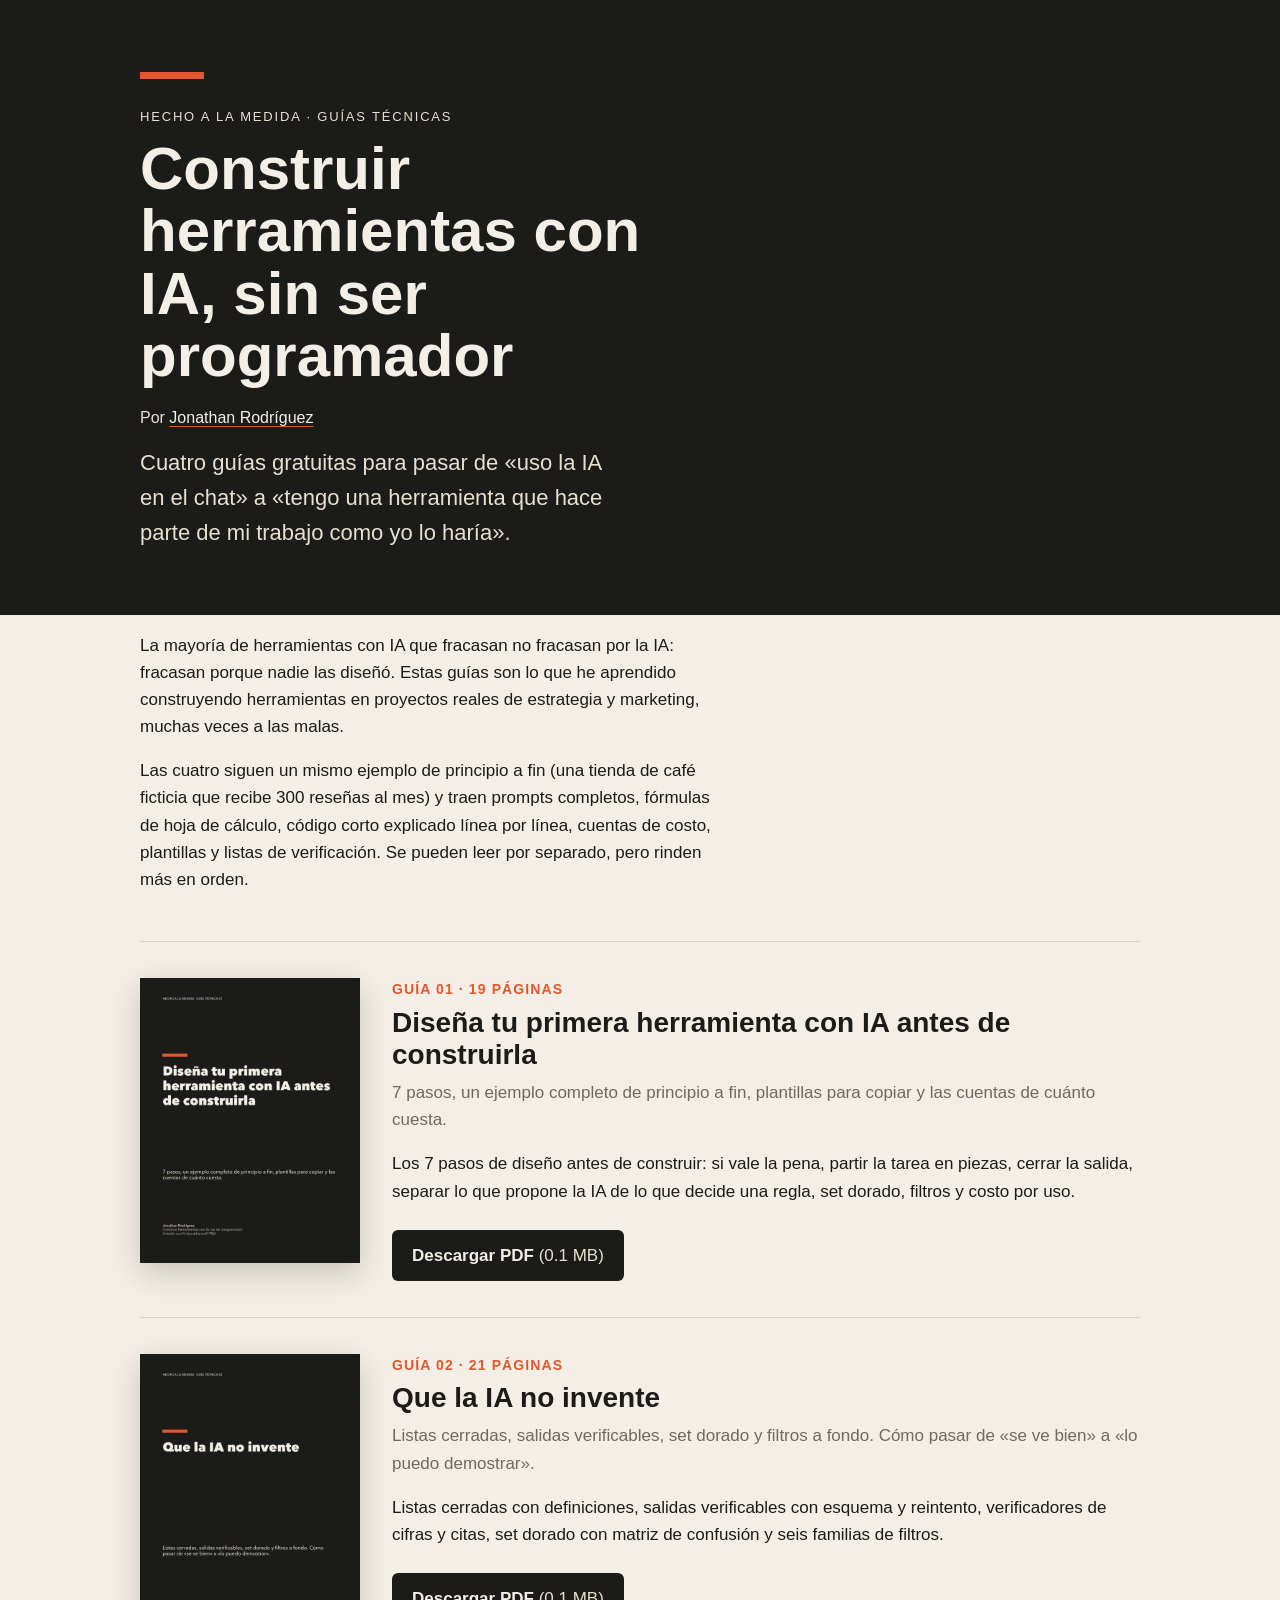
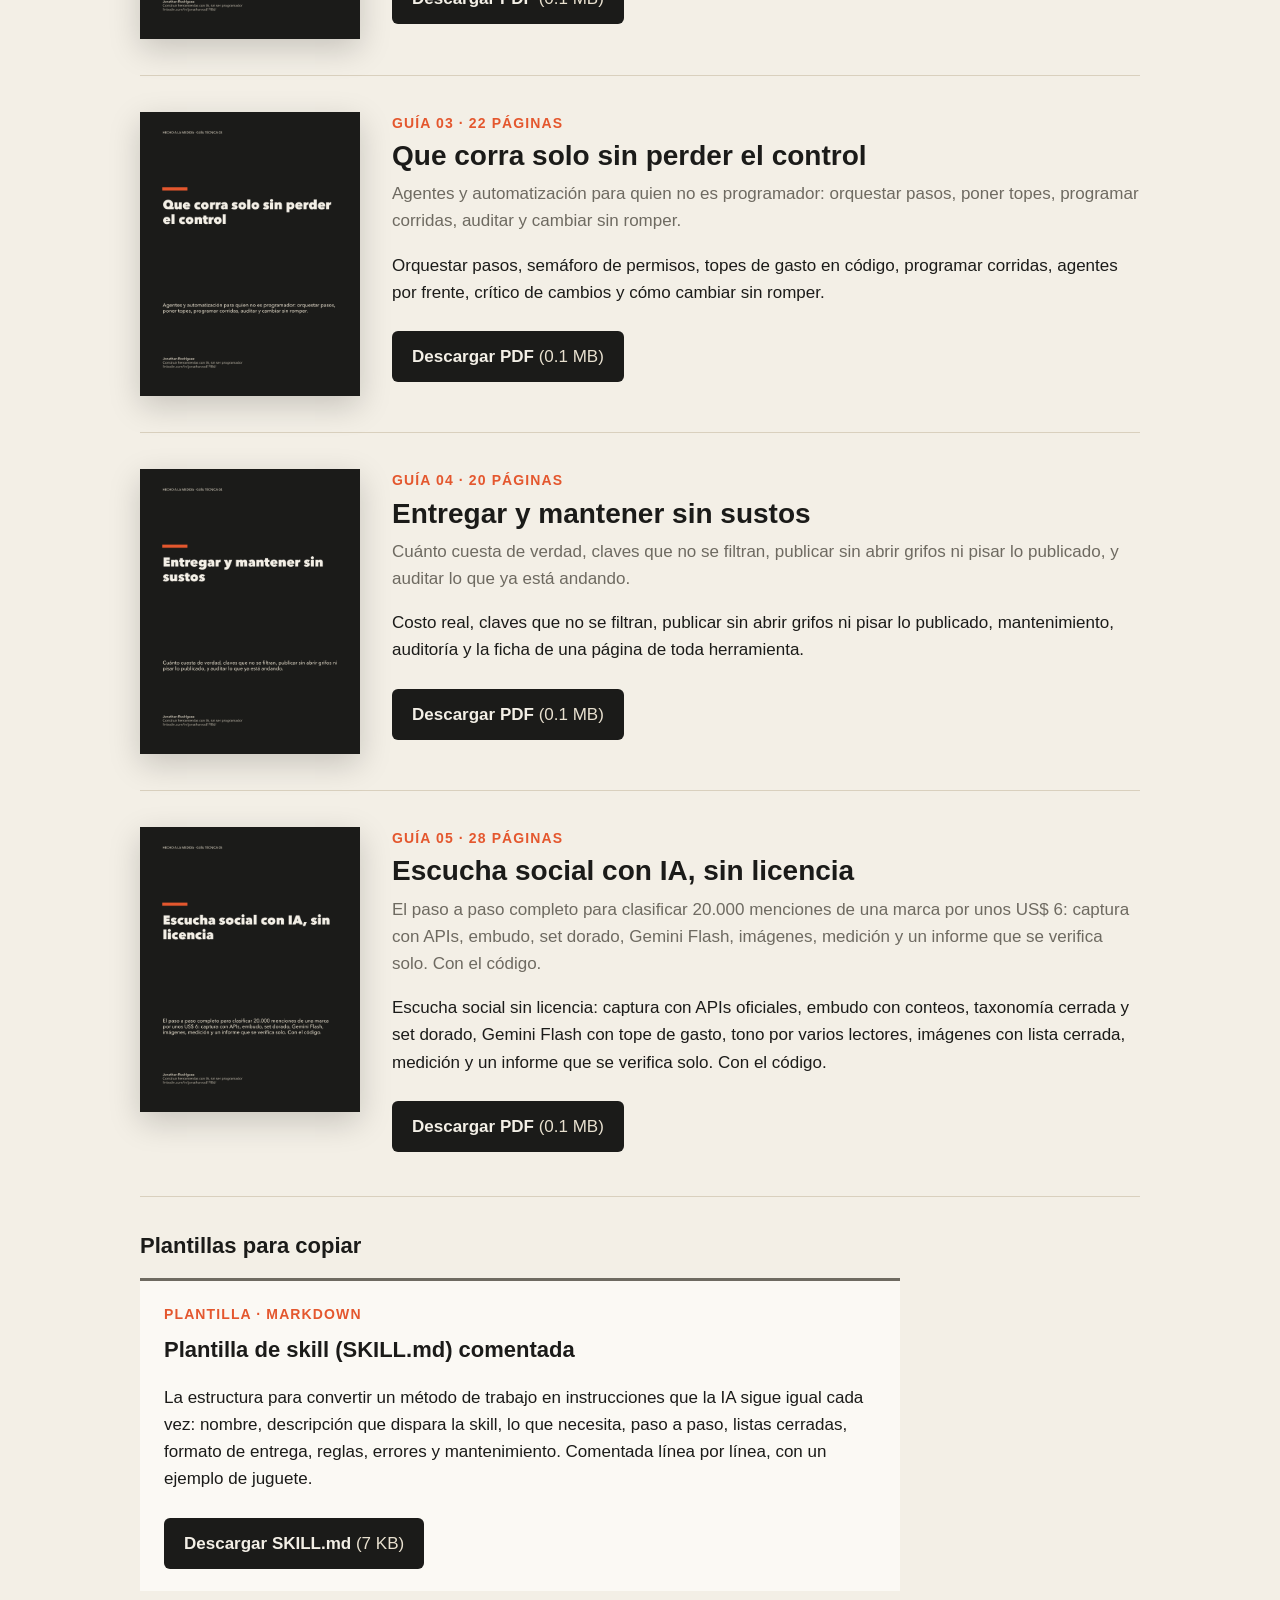
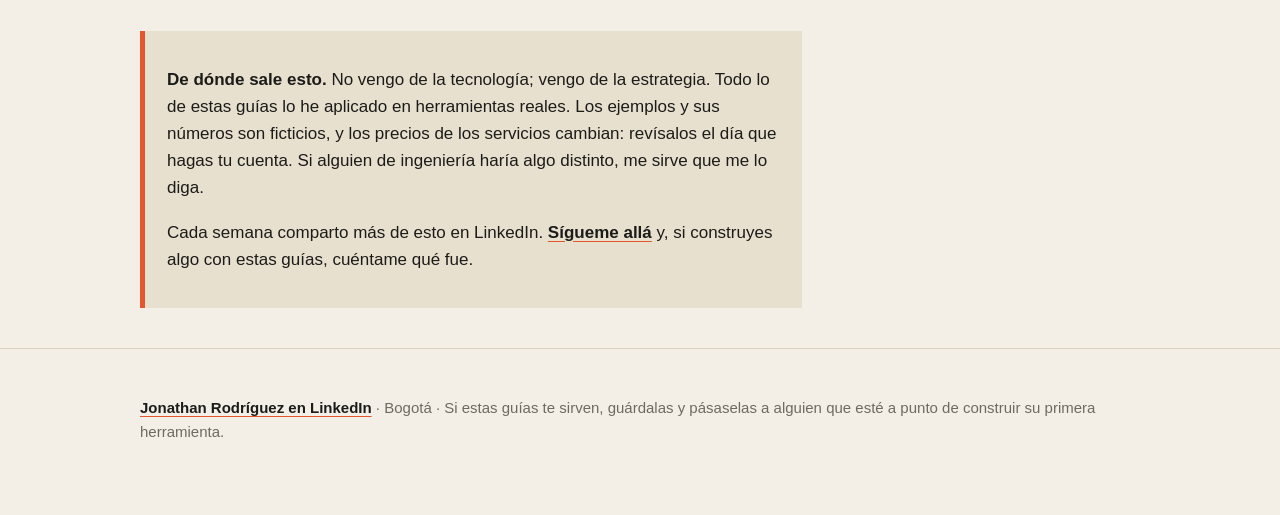
<file: docs/index.html>
<!doctype html>
<html lang="es">
<head>
<meta charset="utf-8">
<meta name="viewport" content="width=device-width, initial-scale=1">
<title>Hecho a la medida · Guías para construir herramientas con IA</title>
<meta name="description" content="Cuatro guías técnicas, gratis, para construir herramientas propias con IA sin ser programador: diseño, que la IA no invente, automatización y mantenimiento.">
<meta name="author" content="Jonathan Rodríguez">
<link rel="me" href="https://www.linkedin.com/in/jonathanrod1986/">
<meta property="og:type" content="website">
<meta property="og:title" content="Hecho a la medida · Guías para construir herramientas con IA">
<meta property="og:description" content="Cuatro guías técnicas, gratis, para construir herramientas propias con IA sin ser programador: diseño, que la IA no invente, automatización y mantenimiento.">
<meta property="og:url" content="https://jpaulrodriguez.github.io/hecho-a-la-medida/">
<meta property="og:image" content="https://jpaulrodriguez.github.io/hecho-a-la-medida/img/og.png">
<meta property="og:locale" content="es_CO">
<meta name="twitter:card" content="summary_large_image">
<style>
:root { --fondo:#F3EFE6; --tinta:#1B1B19; --acento:#E4572E; --suave:#E8E0CF; --gris:#6E6A61; }
* { box-sizing: border-box; }
body { margin: 0; background: var(--fondo); color: var(--tinta);
  font: 17px/1.6 "Avenir Next", Avenir, -apple-system, BlinkMacSystemFont, "Segoe UI", Roboto, sans-serif; }
.envoltura { max-width: 1040px; margin: 0 auto; padding: 0 20px; }
header { background: var(--tinta); color: var(--fondo); padding: 72px 0 64px; }
header .raya { width: 64px; height: 7px; background: var(--acento); margin-bottom: 28px; }
.serie { font-size: 13px; letter-spacing: .14em; text-transform: uppercase; color: var(--suave); margin: 0 0 10px; }
h1 { font-weight: 800; font-size: clamp(36px, 6vw, 60px); line-height: 1.04; margin: 0 0 18px; max-width: 16ch; }
header p.lead { font-size: clamp(18px, 2.4vw, 22px); color: var(--suave); max-width: 40ch; margin: 0; }
main { padding: 56px 0 24px; }
.intro { max-width: 62ch; margin: 0 0 48px; }
.guia { display: grid; grid-template-columns: 220px 1fr; gap: 32px; padding: 36px 0; border-top: 1px solid #d9d0be; }
.tapa img { width: 100%; height: auto; display: block; box-shadow: 0 10px 30px rgba(0,0,0,.18); transition: transform .2s ease; }
.tapa:hover img { transform: translateY(-3px); }
.num { color: var(--acento); font-weight: 600; font-size: 14px; letter-spacing: .08em; text-transform: uppercase; margin: 0 0 6px; }
h2 { font-weight: 800; font-size: 28px; line-height: 1.15; margin: 0 0 8px; }
.sub { color: var(--gris); margin: 0 0 12px; }
.btn { display: inline-block; margin-top: 8px; background: var(--tinta); color: var(--fondo); text-decoration: none;
  padding: 12px 20px; border-radius: 6px; font-weight: 600; }
.btn span { font-weight: 400; color: var(--suave); }
.btn:hover { background: var(--acento); }
.btn:focus-visible, .tapa:focus-visible { outline: 3px solid var(--acento); outline-offset: 3px; }
.plantillas { border-top: 1px solid #d9d0be; padding-top: 36px; margin-top: 8px; }
h2.sec { font-size: 22px; margin: 0 0 20px; }
.plantilla { background: #FBF9F4; border-top: 3px solid var(--gris); padding: 22px 24px; margin-bottom: 18px; max-width: 760px; }
.plantilla h3 { font-weight: 800; font-size: 22px; margin: 0 0 8px; }
.nota { background: var(--suave); border-left: 5px solid var(--acento); padding: 18px 22px; margin: 40px 0; max-width: 70ch; }
header .autor { margin: 0 0 14px; color: var(--suave); font-size: 16px; }
header .autor a { color: var(--fondo); text-decoration-color: var(--acento); text-underline-offset: 3px; }
.nota a, footer a { color: var(--tinta); text-decoration-color: var(--acento); text-underline-offset: 3px; font-weight: 600; }
footer { padding: 32px 0 56px; color: var(--gris); font-size: 15px; border-top: 1px solid #d9d0be; }
@media (max-width: 640px) {
  .guia { grid-template-columns: 1fr; gap: 20px; }
  .tapa img { max-width: 220px; }
  header { padding: 48px 0 40px; }
}
</style>
</head>
<body>
<header>
  <div class="envoltura">
    <div class="raya"></div>
    <p class="serie">Hecho a la medida · Guías técnicas</p>
    <h1>Construir herramientas con IA, sin ser programador</h1>
    <p class="autor">Por <a href="https://www.linkedin.com/in/jonathanrod1986/" rel="me">Jonathan Rodríguez</a></p>
    <p class="lead">Cuatro guías gratuitas para pasar de «uso la IA en el chat» a «tengo una herramienta que hace parte de mi trabajo como yo lo haría».</p>
  </div>
</header>
<main class="envoltura">
  <div class="intro">
    <p>La mayoría de herramientas con IA que fracasan no fracasan por la IA: fracasan porque nadie las diseñó. Estas guías son lo que he aprendido construyendo herramientas en proyectos reales de estrategia y marketing, muchas veces a las malas.</p>
    <p>Las cuatro siguen un mismo ejemplo de principio a fin (una tienda de café ficticia que recibe 300 reseñas al mes) y traen prompts completos, fórmulas de hoja de cálculo, código corto explicado línea por línea, cuentas de costo, plantillas y listas de verificación. Se pueden leer por separado, pero rinden más en orden.</p>
  </div>
  
      <article class="guia">
        <a class="tapa" href="guias/guia-01-disena-tu-primera-herramienta.pdf"><img src="img/portada-01.png" alt="Portada de la guía 01: Diseña tu primera herramienta con IA antes de construirla" width="306" height="396" loading="lazy"></a>
        <div class="txt">
          <p class="num">Guía 01 · 19 páginas</p>
          <h2>Diseña tu primera herramienta con IA antes de construirla</h2>
          <p class="sub">7 pasos, un ejemplo completo de principio a fin, plantillas para copiar y las cuentas de cuánto cuesta.</p>
          <p>Los 7 pasos de diseño antes de construir: si vale la pena, partir la tarea en piezas, cerrar la salida, separar lo que propone la IA de lo que decide una regla, set dorado, filtros y costo por uso.</p>
          <a class="btn" href="guias/guia-01-disena-tu-primera-herramienta.pdf" download>Descargar PDF <span>(0.1 MB)</span></a>
        </div>
      </article>
      <article class="guia">
        <a class="tapa" href="guias/guia-02-que-la-ia-no-invente.pdf"><img src="img/portada-02.png" alt="Portada de la guía 02: Que la IA no invente" width="306" height="396" loading="lazy"></a>
        <div class="txt">
          <p class="num">Guía 02 · 21 páginas</p>
          <h2>Que la IA no invente</h2>
          <p class="sub">Listas cerradas, salidas verificables, set dorado y filtros a fondo. Cómo pasar de «se ve bien» a «lo puedo demostrar».</p>
          <p>Listas cerradas con definiciones, salidas verificables con esquema y reintento, verificadores de cifras y citas, set dorado con matriz de confusión y seis familias de filtros.</p>
          <a class="btn" href="guias/guia-02-que-la-ia-no-invente.pdf" download>Descargar PDF <span>(0.1 MB)</span></a>
        </div>
      </article>
      <article class="guia">
        <a class="tapa" href="guias/guia-03-que-corra-solo.pdf"><img src="img/portada-03.png" alt="Portada de la guía 03: Que corra solo sin perder el control" width="306" height="396" loading="lazy"></a>
        <div class="txt">
          <p class="num">Guía 03 · 22 páginas</p>
          <h2>Que corra solo sin perder el control</h2>
          <p class="sub">Agentes y automatización para quien no es programador: orquestar pasos, poner topes, programar corridas, auditar y cambiar sin romper.</p>
          <p>Orquestar pasos, semáforo de permisos, topes de gasto en código, programar corridas, agentes por frente, crítico de cambios y cómo cambiar sin romper.</p>
          <a class="btn" href="guias/guia-03-que-corra-solo.pdf" download>Descargar PDF <span>(0.1 MB)</span></a>
        </div>
      </article>
      <article class="guia">
        <a class="tapa" href="guias/guia-04-entregar-y-mantener.pdf"><img src="img/portada-04.png" alt="Portada de la guía 04: Entregar y mantener sin sustos" width="306" height="396" loading="lazy"></a>
        <div class="txt">
          <p class="num">Guía 04 · 20 páginas</p>
          <h2>Entregar y mantener sin sustos</h2>
          <p class="sub">Cuánto cuesta de verdad, claves que no se filtran, publicar sin abrir grifos ni pisar lo publicado, y auditar lo que ya está andando.</p>
          <p>Costo real, claves que no se filtran, publicar sin abrir grifos ni pisar lo publicado, mantenimiento, auditoría y la ficha de una página de toda herramienta.</p>
          <a class="btn" href="guias/guia-04-entregar-y-mantener.pdf" download>Descargar PDF <span>(0.1 MB)</span></a>
        </div>
      </article>
      <article class="guia">
        <a class="tapa" href="guias/guia-05-escucha-social-con-ia.pdf"><img src="img/portada-05.png" alt="Portada de la guía 05: Escucha social con IA, sin licencia" width="306" height="396" loading="lazy"></a>
        <div class="txt">
          <p class="num">Guía 05 · 28 páginas</p>
          <h2>Escucha social con IA, sin licencia</h2>
          <p class="sub">El paso a paso completo para clasificar 20.000 menciones de una marca por unos US$ 6: captura con APIs, embudo, set dorado, Gemini Flash, imágenes, medición y un informe que se verifica solo. Con el código.</p>
          <p>Escucha social sin licencia: captura con APIs oficiales, embudo con conteos, taxonomía cerrada y set dorado, Gemini Flash con tope de gasto, tono por varios lectores, imágenes con lista cerrada, medición y un informe que se verifica solo. Con el código.</p>
          <a class="btn" href="guias/guia-05-escucha-social-con-ia.pdf" download>Descargar PDF <span>(0.1 MB)</span></a>
        </div>
      </article>
  <section class="plantillas"><h2 class="sec">Plantillas para copiar</h2>
      <article class="plantilla">
        <p class="num">Plantilla · Markdown</p>
        <h3>Plantilla de skill (SKILL.md) comentada</h3>
        <p>La estructura para convertir un método de trabajo en instrucciones que la IA sigue igual cada vez: nombre, descripción que dispara la skill, lo que necesita, paso a paso, listas cerradas, formato de entrega, reglas, errores y mantenimiento. Comentada línea por línea, con un ejemplo de juguete.</p>
        <a class="btn" href="plantillas/SKILL.md" download="SKILL.md">Descargar SKILL.md <span>(7 KB)</span></a>
      </article></section>
  <div class="nota">
    <p><strong>De dónde sale esto.</strong> No vengo de la tecnología; vengo de la estrategia. Todo lo de estas guías lo he aplicado en herramientas reales. Los ejemplos y sus números son ficticios, y los precios de los servicios cambian: revísalos el día que hagas tu cuenta. Si alguien de ingeniería haría algo distinto, me sirve que me lo diga.</p>
    <p>Cada semana comparto más de esto en LinkedIn. <a href="https://www.linkedin.com/in/jonathanrod1986/" rel="me">Sígueme allá</a> y, si construyes algo con estas guías, cuéntame qué fue.</p>
  </div>
</main>
<footer>
  <div class="envoltura">
    <p><a href="https://www.linkedin.com/in/jonathanrod1986/" rel="me">Jonathan Rodríguez en LinkedIn</a> · Bogotá · Si estas guías te sirven, guárdalas y pásaselas a alguien que esté a punto de construir su primera herramienta.</p>
  </div>
</footer>
</body>
</html>
</file>
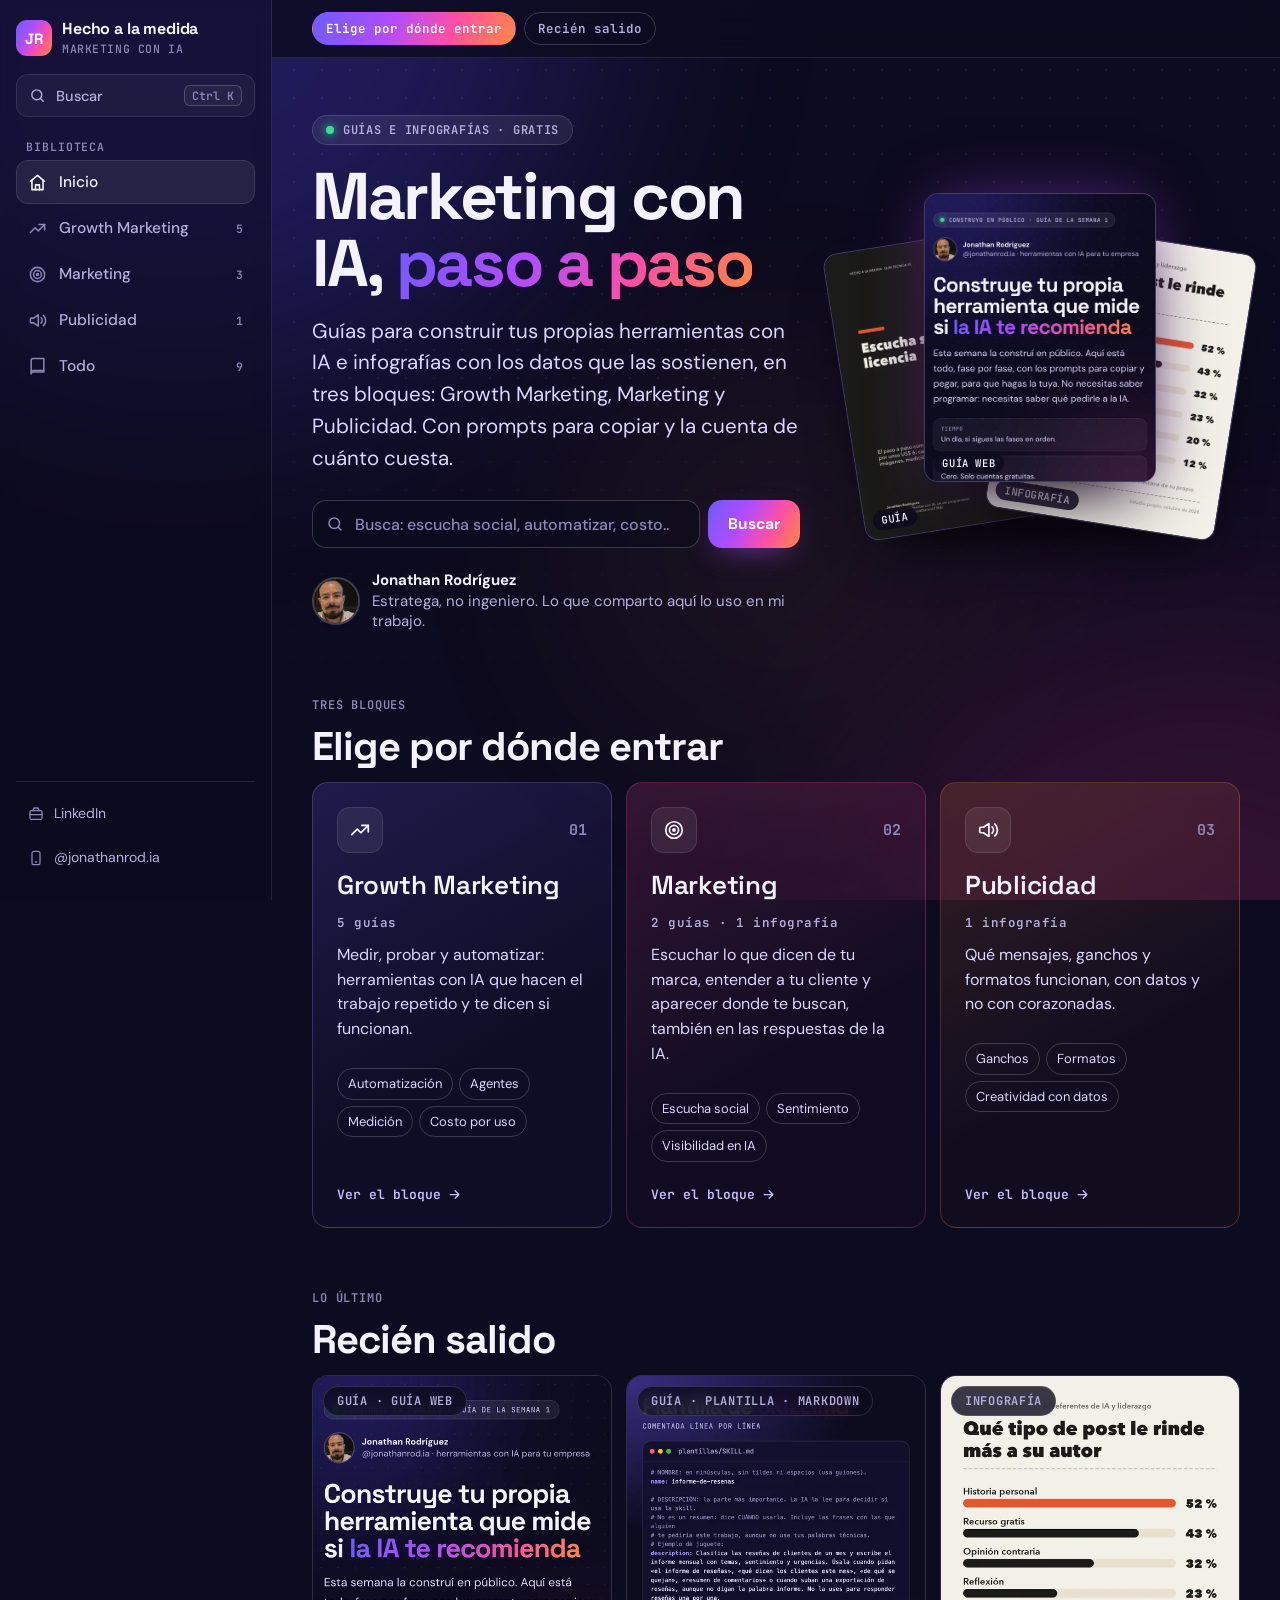
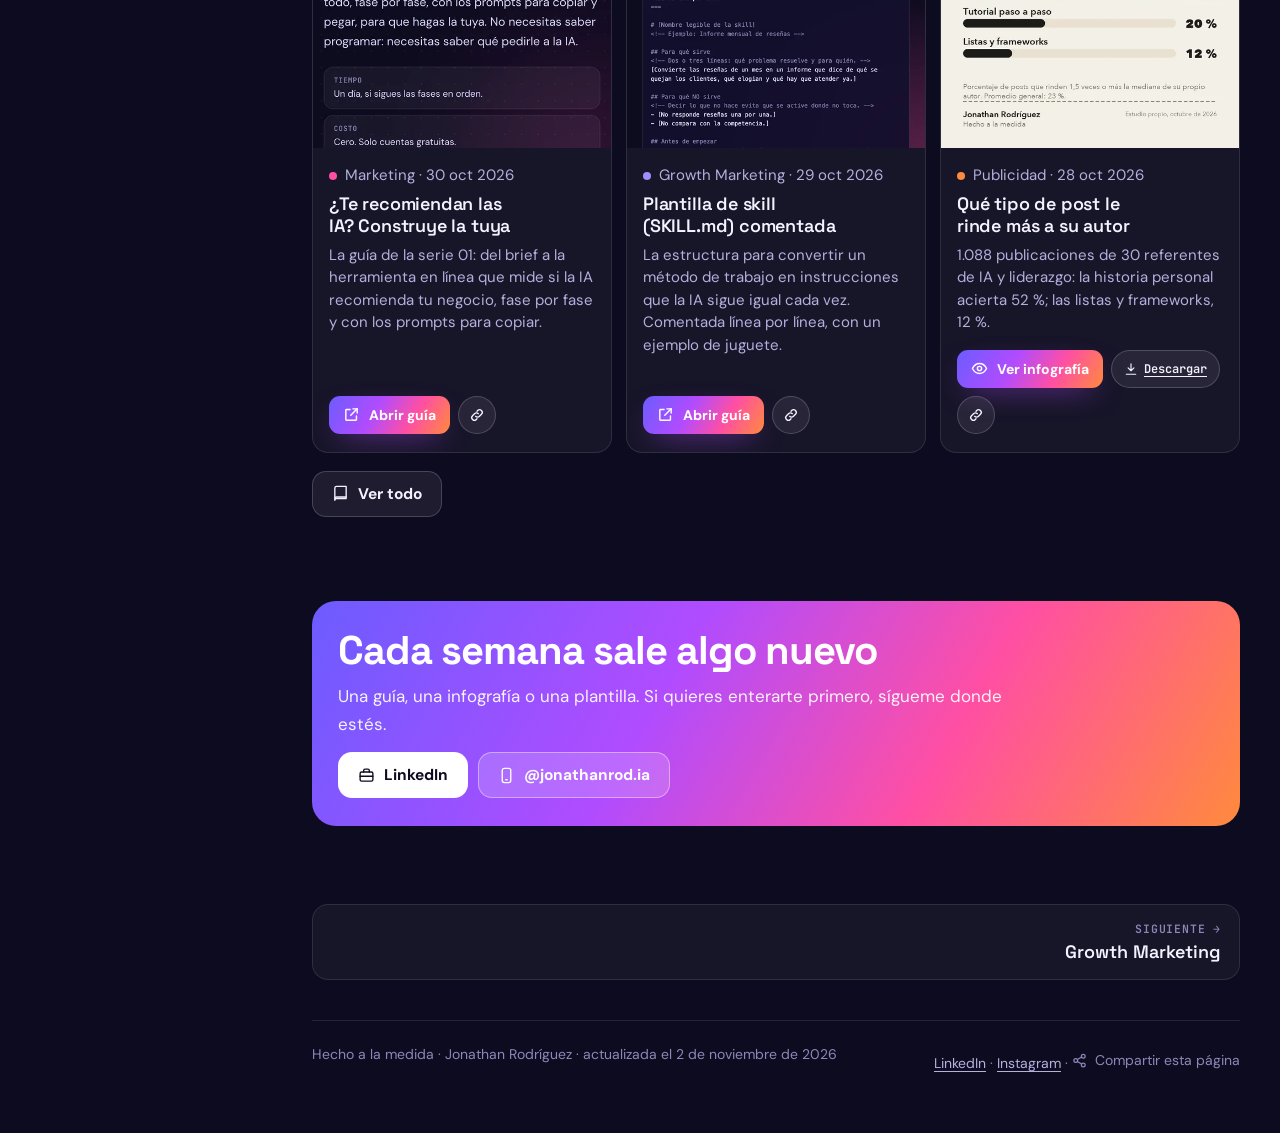
<file: docs/biblioteca/index.html>
<!doctype html>
<html lang="es">
<head>
<meta charset="utf-8">
<meta name="viewport" content="width=device-width, initial-scale=1, viewport-fit=cover">
<title>Hecho a la medida · Guías e infografías de marketing con IA</title>
<meta name="description" content="Guías paso a paso e infografías con datos para usar la IA en Growth Marketing, Marketing y Publicidad. Métodos probados, prompts para copiar y cuentas de cuánto cuesta. Gratis.">
<meta name="author" content="Jonathan Rodríguez">
<meta name="theme-color" content="#0D0B1F">
<meta property="og:type" content="website">
<meta property="og:title" content="Hecho a la medida · Guías e infografías de marketing con IA">
<meta property="og:description" content="Guías paso a paso e infografías con datos para usar la IA en Growth Marketing, Marketing y Publicidad. Métodos probados, prompts para copiar y cuentas de cuánto cuesta. Gratis.">
<meta property="og:image" content="https://jpaulrodriguez.github.io/hecho-a-la-medida/biblioteca/img/og.jpg">
<meta property="og:image:width" content="1200">
<meta property="og:image:height" content="630">
<meta property="og:url" content="https://jpaulrodriguez.github.io/hecho-a-la-medida/biblioteca/">
<link rel="canonical" href="https://jpaulrodriguez.github.io/hecho-a-la-medida/biblioteca/">
<meta name="twitter:card" content="summary_large_image">
<link rel="icon" href="data:image/svg+xml,%3Csvg xmlns='http://www.w3.org/2000/svg' viewBox='0 0 64 64'%3E%3Cdefs%3E%3ClinearGradient id='g' x1='0' y1='0' x2='1' y2='1'%3E%3Cstop offset='0' stop-color='%236C5CFF'/%3E%3Cstop offset='.55' stop-color='%23FF4FA3'/%3E%3Cstop offset='1' stop-color='%23FF8A3D'/%3E%3C/linearGradient%3E%3C/defs%3E%3Crect width='64' height='64' rx='18' fill='url(%23g)'/%3E%3Ctext x='32' y='42' font-family='Arial' font-weight='700' font-size='26' text-anchor='middle' fill='white'%3EJR%3C/text%3E%3C/svg%3E">
<link rel="preconnect" href="https://fonts.googleapis.com">
<link rel="preconnect" href="https://fonts.gstatic.com" crossorigin>
<link href="https://fonts.googleapis.com/css2?family=DM+Sans:opsz,wght@9..40,400;9..40,500;9..40,700&family=JetBrains+Mono:wght@400;500;600&family=Space+Grotesk:wght@600;700&display=swap" rel="stylesheet">
<link rel="stylesheet" href="assets/estilo.css?v=d2181cea69">
</head>
<body data-pagina="inicio">
<svg width="0" height="0" style="position:absolute" aria-hidden="true">
  <defs>
    <symbol id="i-casa" viewBox="0 0 24 24" fill="none" stroke="currentColor" stroke-width="1.9" stroke-linecap="round" stroke-linejoin="round"><path d="M3 10.5 12 3l9 7.5"/><path d="M5 9.5V21h14V9.5"/><path d="M9.5 21v-6h5v6"/></symbol>
    <symbol id="i-maletin" viewBox="0 0 24 24" fill="none" stroke="currentColor" stroke-width="1.9" stroke-linecap="round" stroke-linejoin="round"><rect x="3" y="7" width="18" height="13" rx="2"/><path d="M8 7V5a2 2 0 0 1 2-2h4a2 2 0 0 1 2 2v2"/><path d="M3 13h18"/></symbol>
    <symbol id="i-celular" viewBox="0 0 24 24" fill="none" stroke="currentColor" stroke-width="1.9" stroke-linecap="round" stroke-linejoin="round"><rect x="6" y="2" width="12" height="20" rx="3"/><path d="M11 18h2"/></symbol>
    <symbol id="i-libro" viewBox="0 0 24 24" fill="none" stroke="currentColor" stroke-width="1.9" stroke-linecap="round" stroke-linejoin="round"><path d="M4 19.5V4.5A2.5 2.5 0 0 1 6.5 2H20v17H6.5A2.5 2.5 0 0 0 4 21.5z"/><path d="M4 19.5A2.5 2.5 0 0 1 6.5 17H20"/></symbol>
    <symbol id="i-crecer" viewBox="0 0 24 24" fill="none" stroke="currentColor" stroke-width="1.9" stroke-linecap="round" stroke-linejoin="round"><path d="M3 17l6-6 4 4 8-8"/><path d="M14 7h7v7"/></symbol>
    <symbol id="i-diana" viewBox="0 0 24 24" fill="none" stroke="currentColor" stroke-width="1.9" stroke-linecap="round" stroke-linejoin="round"><circle cx="12" cy="12" r="9"/><circle cx="12" cy="12" r="5"/><circle cx="12" cy="12" r="1.2" fill="currentColor"/></symbol>
    <symbol id="i-megafono" viewBox="0 0 24 24" fill="none" stroke="currentColor" stroke-width="1.9" stroke-linecap="round" stroke-linejoin="round"><path d="M3 10v4a1 1 0 0 0 1 1h3l6 4V5L7 9H4a1 1 0 0 0-1 1z"/><path d="M16.5 8.5a5 5 0 0 1 0 7"/><path d="M19.5 5.5a9 9 0 0 1 0 13"/></symbol>
    <symbol id="i-buscar" viewBox="0 0 24 24" fill="none" stroke="currentColor" stroke-width="2" stroke-linecap="round" stroke-linejoin="round"><circle cx="11" cy="11" r="7"/><path d="m20 20-3.5-3.5"/></symbol>
    <symbol id="i-menu" viewBox="0 0 24 24" fill="none" stroke="currentColor" stroke-width="2" stroke-linecap="round"><path d="M4 7h16M4 12h16M4 17h16"/></symbol>
    <symbol id="i-cerrar" viewBox="0 0 24 24" fill="none" stroke="currentColor" stroke-width="2" stroke-linecap="round"><path d="M6 6l12 12M18 6 6 18"/></symbol>
    <symbol id="i-der" viewBox="0 0 24 24" fill="none" stroke="currentColor" stroke-width="2" stroke-linecap="round" stroke-linejoin="round"><path d="M5 12h14M13 6l6 6-6 6"/></symbol>
    <symbol id="i-izq" viewBox="0 0 24 24" fill="none" stroke="currentColor" stroke-width="2" stroke-linecap="round" stroke-linejoin="round"><path d="M19 12H5M11 6l-6 6 6 6"/></symbol>
    <symbol id="i-abrir" viewBox="0 0 24 24" fill="none" stroke="currentColor" stroke-width="2" stroke-linecap="round" stroke-linejoin="round"><path d="M14 4h6v6"/><path d="M20 4 11 13"/><path d="M19 14v5a1 1 0 0 1-1 1H5a1 1 0 0 1-1-1V6a1 1 0 0 1 1-1h5"/></symbol>
    <symbol id="i-enlace" viewBox="0 0 24 24" fill="none" stroke="currentColor" stroke-width="2" stroke-linecap="round" stroke-linejoin="round"><path d="M10 14a4 4 0 0 0 5.7 0l3-3a4 4 0 0 0-5.7-5.7l-1 1"/><path d="M14 10a4 4 0 0 0-5.7 0l-3 3a4 4 0 0 0 5.7 5.7l1-1"/></symbol>
    <symbol id="i-ojo" viewBox="0 0 24 24" fill="none" stroke="currentColor" stroke-width="2" stroke-linecap="round" stroke-linejoin="round"><path d="M2 12s3.5-7 10-7 10 7 10 7-3.5 7-10 7S2 12 2 12z"/><circle cx="12" cy="12" r="3"/></symbol>
    <symbol id="i-bajar" viewBox="0 0 24 24" fill="none" stroke="currentColor" stroke-width="2" stroke-linecap="round" stroke-linejoin="round"><path d="M12 3v12M7 10l5 5 5-5"/><path d="M4 21h16"/></symbol>
    <symbol id="i-numeral" viewBox="0 0 24 24" fill="none" stroke="currentColor" stroke-width="2" stroke-linecap="round"><path d="M5 9h14M5 15h14M10 3 8 21M16 3l-2 18"/></symbol>
    <symbol id="i-pagina" viewBox="0 0 24 24" fill="none" stroke="currentColor" stroke-width="2" stroke-linecap="round" stroke-linejoin="round"><path d="M14 3H6a1 1 0 0 0-1 1v16a1 1 0 0 0 1 1h12a1 1 0 0 0 1-1V8z"/><path d="M14 3v5h5"/></symbol>
    <symbol id="i-compartir" viewBox="0 0 24 24" fill="none" stroke="currentColor" stroke-width="2" stroke-linecap="round" stroke-linejoin="round"><circle cx="18" cy="5" r="3"/><circle cx="6" cy="12" r="3"/><circle cx="18" cy="19" r="3"/><path d="m8.6 13.5 6.8 4M15.4 6.5l-6.8 4"/></symbol>
  </defs>
</svg>
<a class="saltar" href="#contenido">Saltar al contenido</a>
<div class="cielo" aria-hidden="true"><i></i><i></i><i></i></div>

<header class="barra-movil">
  <a class="marca" href="index.html"><span class="marca-sello" aria-hidden="true">JR</span><span class="marca-nombre">Hecho a la medida</span></a>
  <button class="icono" type="button" data-buscar aria-label="Buscar en el sitio"><svg aria-hidden="true"><use href="#i-buscar"/></svg></button>
  <button class="icono" type="button" id="abrir-menu" aria-label="Abrir el menú" aria-controls="lateral" aria-expanded="false"><svg aria-hidden="true"><use href="#i-menu"/></svg></button>
</header>
<div class="velo" id="velo" aria-hidden="true"></div>

<div class="marco">
  <aside class="lateral" id="lateral" aria-label="Navegación del sitio">
    <div class="lateral-cabeza">
      <a class="marca" href="index.html"><span class="marca-sello" aria-hidden="true">JR</span><span class="marca-nombre">Hecho a la medida<small>Marketing con IA</small></span></a>
      <button class="icono cerrar-menu" type="button" aria-label="Cerrar el menú"><svg aria-hidden="true"><use href="#i-cerrar"/></svg></button>
    </div>
    <button class="disparador" type="button" data-buscar><svg aria-hidden="true"><use href="#i-buscar"/></svg>Buscar<kbd class="tecla-mod">⌘ K</kbd></button>
    <nav aria-label="Páginas">
      <p class="nav-titulo">Biblioteca</p>
      <ul class="nav">
        <li><a href="index.html" aria-current="page"><svg aria-hidden="true"><use href="#i-casa"/></svg>Inicio</a></li>
        <li><a href="growth-marketing.html"><svg aria-hidden="true"><use href="#i-crecer"/></svg>Growth Marketing<span class="cuantos">5</span></a></li>
        <li><a href="marketing.html"><svg aria-hidden="true"><use href="#i-diana"/></svg>Marketing<span class="cuantos">3</span></a></li>
        <li><a href="publicidad.html"><svg aria-hidden="true"><use href="#i-megafono"/></svg>Publicidad<span class="cuantos">1</span></a></li>
        <li><a href="todo.html"><svg aria-hidden="true"><use href="#i-libro"/></svg>Todo<span class="cuantos">9</span></a></li>
      </ul>
    </nav>
    <div class="lateral-pie">
      <a href="https://www.linkedin.com/in/jonathanrod1986/" rel="me noopener" target="_blank"><svg aria-hidden="true"><use href="#i-maletin"/></svg>LinkedIn</a>
      <a href="https://www.instagram.com/jonathanrod.ia/" rel="me noopener" target="_blank"><svg aria-hidden="true"><use href="#i-celular"/></svg>@jonathanrod.ia</a>
    </div>
  </aside>

  <main class="contenido" id="contenido" tabindex="-1">
    <nav class="fases" id="fases" aria-label="En esta página"></nav>
    <div class="envase">
<div class="portada">
  <div>
    <span class="chip"><i></i>Guías e infografías · gratis</span>
    <h1>Marketing con IA, <span class="g">paso a paso</span></h1>
    <p class="bajada">Guías para construir tus propias herramientas con IA e infografías con los datos que las sostienen, en tres bloques: Growth Marketing, Marketing y Publicidad. Con prompts para copiar y la cuenta de cuánto cuesta.</p>
    <form class="buscar-portada" action="todo.html" role="search">
      <label class="buscar-campo">
        <span class="oculto">Buscar en la biblioteca</span>
        <svg aria-hidden="true"><use href="#i-buscar"/></svg>
        <input type="search" name="q" placeholder="Busca: escucha social, automatizar, costo…" autocomplete="off">
      </label>
      <button class="boton" type="submit">Buscar</button>
    </form>
    <div class="autor">
      <img src="img/jonathan.jpg" alt="Jonathan Rodríguez" width="48" height="48">
      <span><b>Jonathan Rodríguez</b>Estratega, no ingeniero. Lo que comparto aquí lo uso en mi trabajo.</span>
    </div>
  </div>
  <div class="abanico" aria-label="Algunos recursos de la biblioteca">
    <a href="https://jpaulrodriguez.github.io/hecho-a-la-medida/guias/guia-05-escucha-social-con-ia.pdf"><img src="biblioteca/guia-05/miniatura.webp" alt="Portada de la guía Escucha social con IA, sin licencia" width="540" height="699"><span>Guía</span></a>
    <a href="https://jpaulrodriguez.github.io/hecho-a-la-medida/te-recomiendan/"><img src="biblioteca/te-recomiendan/miniatura.webp" alt="Portada de la guía ¿Te recomiendan las IA?" width="540" height="675"><span>Guía web</span></a>
    <a href="publicidad.html#infografias"><img src="biblioteca/infografia-referentes-linkedin/miniatura.webp" alt="Infografía: qué tipo de post le rinde más a su autor" width="540" height="675"><span>Infografía</span></a>
  </div>
</div>

<section id="bloques">
  <span class="etiqueta">Tres bloques</span>
  <h2>Elige por dónde entrar</h2>
  <div class="bloques escalonar">
    <article class="tarjeta enlace bloque uno">
      <div class="cabeza-bloque"><span class="icono-tarjeta"><svg aria-hidden="true"><use href="#i-crecer"/></svg></span><span class="num-bloque">01</span></div>
      <h3><a class="estira" href="growth-marketing.html">Growth Marketing</a></h3>
      <span class="conteo-bloque">5 guías</span>
      <p>Medir, probar y automatizar: herramientas con IA que hacen el trabajo repetido y te dicen si funcionan.</p>
      <div class="temas"><span>Automatización</span><span>Agentes</span><span>Medición</span><span>Costo por uso</span></div>
      <span class="flecha">Ver el bloque <svg width="15" height="15" aria-hidden="true"><use href="#i-der"/></svg></span>
    </article>
    <article class="tarjeta enlace bloque dos">
      <div class="cabeza-bloque"><span class="icono-tarjeta"><svg aria-hidden="true"><use href="#i-diana"/></svg></span><span class="num-bloque">02</span></div>
      <h3><a class="estira" href="marketing.html">Marketing</a></h3>
      <span class="conteo-bloque">2 guías · 1 infografía</span>
      <p>Escuchar lo que dicen de tu marca, entender a tu cliente y aparecer donde te buscan, también en las respuestas de la IA.</p>
      <div class="temas"><span>Escucha social</span><span>Sentimiento</span><span>Visibilidad en IA</span></div>
      <span class="flecha">Ver el bloque <svg width="15" height="15" aria-hidden="true"><use href="#i-der"/></svg></span>
    </article>
    <article class="tarjeta enlace bloque tres">
      <div class="cabeza-bloque"><span class="icono-tarjeta"><svg aria-hidden="true"><use href="#i-megafono"/></svg></span><span class="num-bloque">03</span></div>
      <h3><a class="estira" href="publicidad.html">Publicidad</a></h3>
      <span class="conteo-bloque">1 infografía</span>
      <p>Qué mensajes, ganchos y formatos funcionan, con datos y no con corazonadas.</p>
      <div class="temas"><span>Ganchos</span><span>Formatos</span><span>Creatividad con datos</span></div>
      <span class="flecha">Ver el bloque <svg width="15" height="15" aria-hidden="true"><use href="#i-der"/></svg></span>
    </article>
  </div>
</section>

<section id="lo-ultimo">
  <span class="etiqueta">Lo último</span>
  <h2>Recién salido</h2>
  <div class="recursos" id="ultimos" data-cuantos="3" aria-live="polite"></div>
  <noscript><p class="vacio-lista">Para ver los recursos hace falta JavaScript. Las guías también están en <a href="https://jpaulrodriguez.github.io/hecho-a-la-medida/">Hecho a la medida</a>.</p></noscript>
  <p style="margin-top:18px"><a class="boton sec" href="todo.html"><svg aria-hidden="true"><use href="#i-libro"/></svg>Ver todo</a></p>
</section>

<section id="sigue" style="padding-top:0">
  <div class="cierre">
    <h2>Cada semana sale algo nuevo</h2>
    <p>Una guía, una infografía o una plantilla. Si quieres enterarte primero, sígueme donde estés.</p>
    <div class="botones">
      <a class="boton" href="https://www.linkedin.com/in/jonathanrod1986/" rel="me noopener" target="_blank"><svg aria-hidden="true"><use href="#i-maletin"/></svg>LinkedIn</a>
      <a class="boton sec" href="https://www.instagram.com/jonathanrod.ia/" rel="me noopener" target="_blank"><svg aria-hidden="true"><use href="#i-celular"/></svg>@jonathanrod.ia</a>
    </div>
  </div>
</section>
      <nav class="paginacion" aria-label="Páginas vecinas">
        <a class="sig" href="growth-marketing.html"><small>Siguiente →</small>Growth Marketing</a>
      </nav>
      <footer class="pie">
        <span>Hecho a la medida · Jonathan Rodríguez · actualizada el 2 de noviembre de 2026</span>
        <span><a href="https://www.linkedin.com/in/jonathanrod1986/" rel="me">LinkedIn</a> · <a href="https://www.instagram.com/jonathanrod.ia/" rel="me">Instagram</a> · <button class="atajo" type="button" data-compartir><svg width="15" height="15" aria-hidden="true"><use href="#i-compartir"/></svg>Compartir esta página</button></span>
      </footer>
    </div>
  </main>

  <aside class="rail" aria-label="En esta página">
    <p class="rail-titulo">En esta página</p>
    <ol id="rail-lista"></ol>
  </aside>
</div>

<dialog class="buscador" id="buscador" aria-label="Buscar en el sitio">
  <div class="buscador-cabeza">
    <svg aria-hidden="true"><use href="#i-buscar"/></svg>
    <input type="search" placeholder="Busca una guía, una infografía, un tema…" aria-label="Buscar" aria-controls="resultados" autocomplete="off" spellcheck="false">
    <form method="dialog"><button class="icono" aria-label="Cerrar la búsqueda"><svg aria-hidden="true"><use href="#i-cerrar"/></svg></button></form>
  </div>
  <ul class="resultados" id="resultados" role="listbox" aria-label="Resultados"></ul>
  <div class="buscador-pie"><span><kbd>↑</kbd><kbd>↓</kbd> moverse</span><span><kbd>Enter</kbd> abrir</span><span><kbd>Esc</kbd> cerrar</span></div>
</dialog>

<dialog class="visor" id="visor" aria-label="Visor de infografías">
  <div class="visor-cabeza">
    <span class="titulo"></span><span class="contador"></span>
    <a class="icono" id="visor-bajar" href="#" download aria-label="Descargar la imagen"><svg aria-hidden="true"><use href="#i-bajar"/></svg></a>
    <button class="icono" type="button" data-cerrar aria-label="Cerrar el visor"><svg aria-hidden="true"><use href="#i-cerrar"/></svg></button>
  </div>
  <div class="visor-escena"><img alt=""></div>
  <div class="visor-pie">
    <button class="icono" type="button" data-mover="-1" aria-label="Imagen anterior"><svg aria-hidden="true"><use href="#i-izq"/></svg></button>
    <button class="icono" type="button" data-mover="1" aria-label="Imagen siguiente"><svg aria-hidden="true"><use href="#i-der"/></svg></button>
  </div>
</dialog>

<div class="aviso" id="aviso" role="status" aria-live="polite"></div>
<script src="assets/app.js?v=d2181cea69" defer></script>
</body>
</html>
</file>
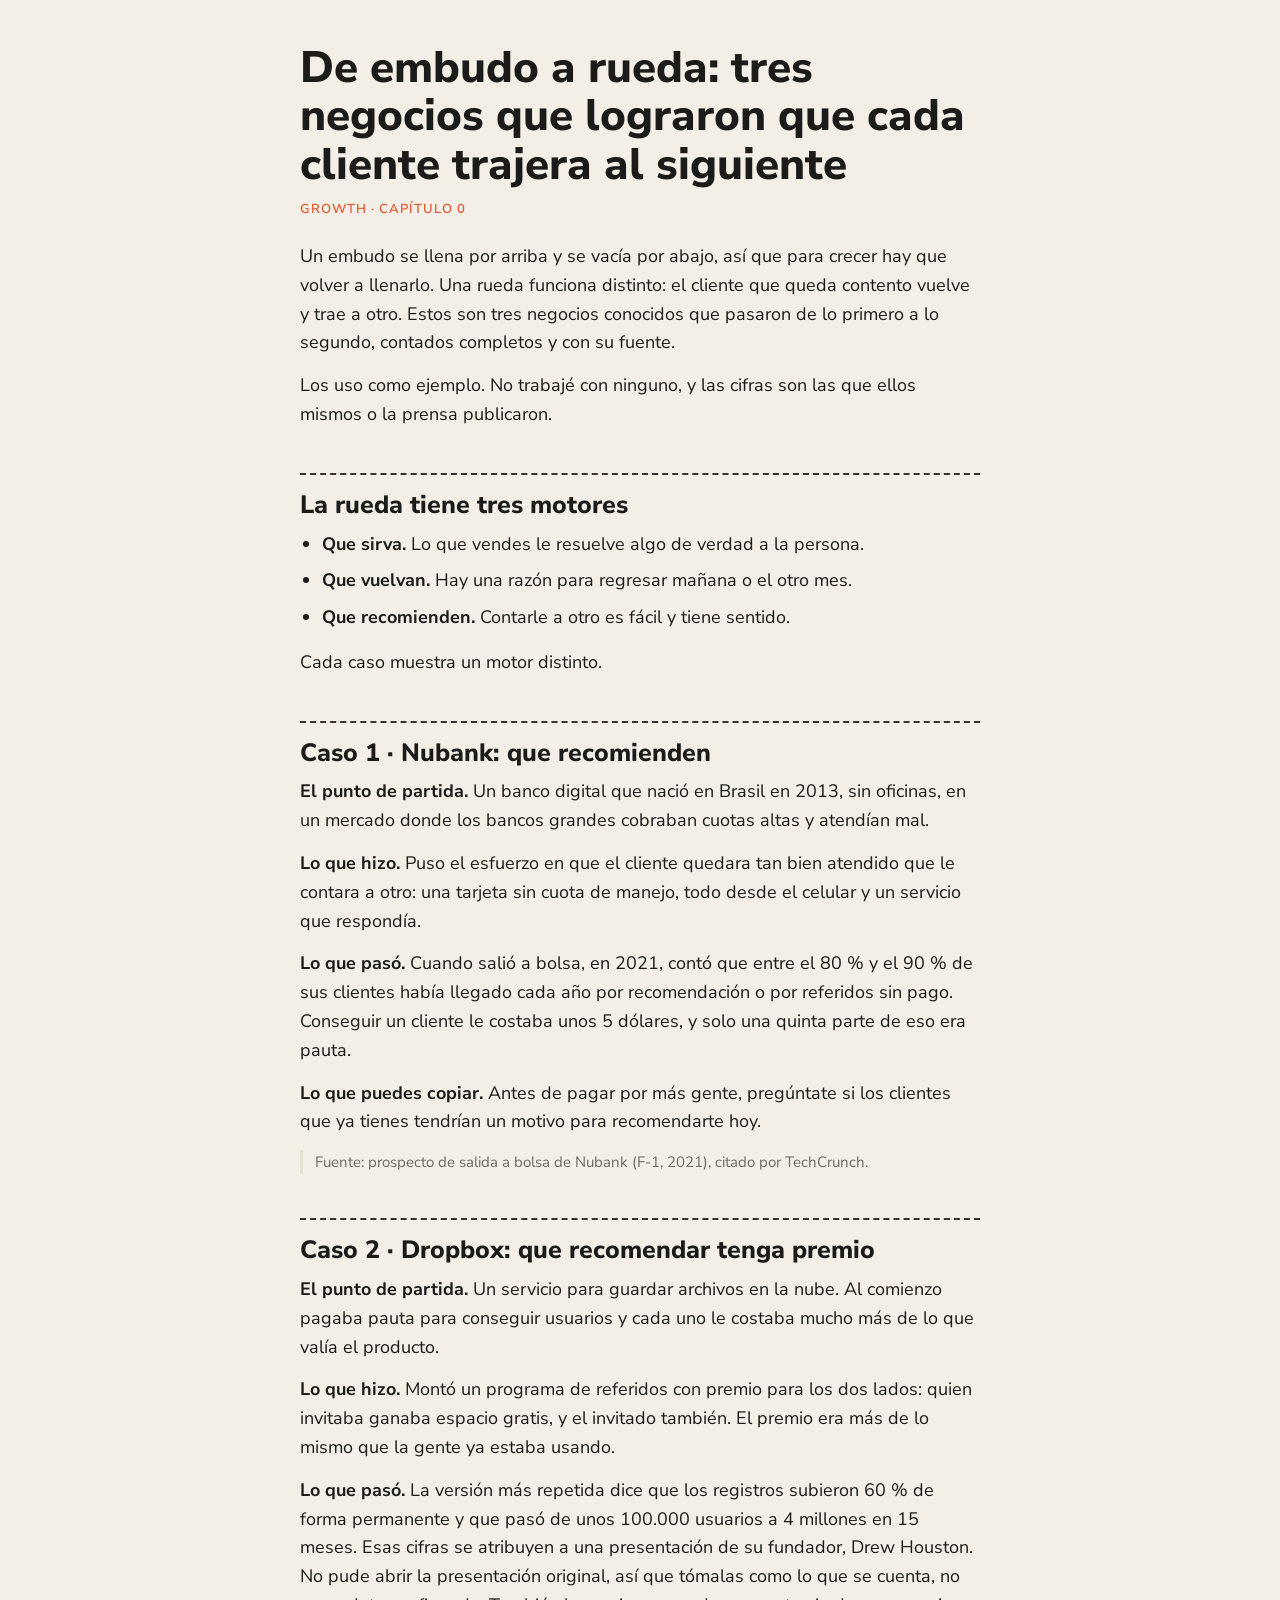
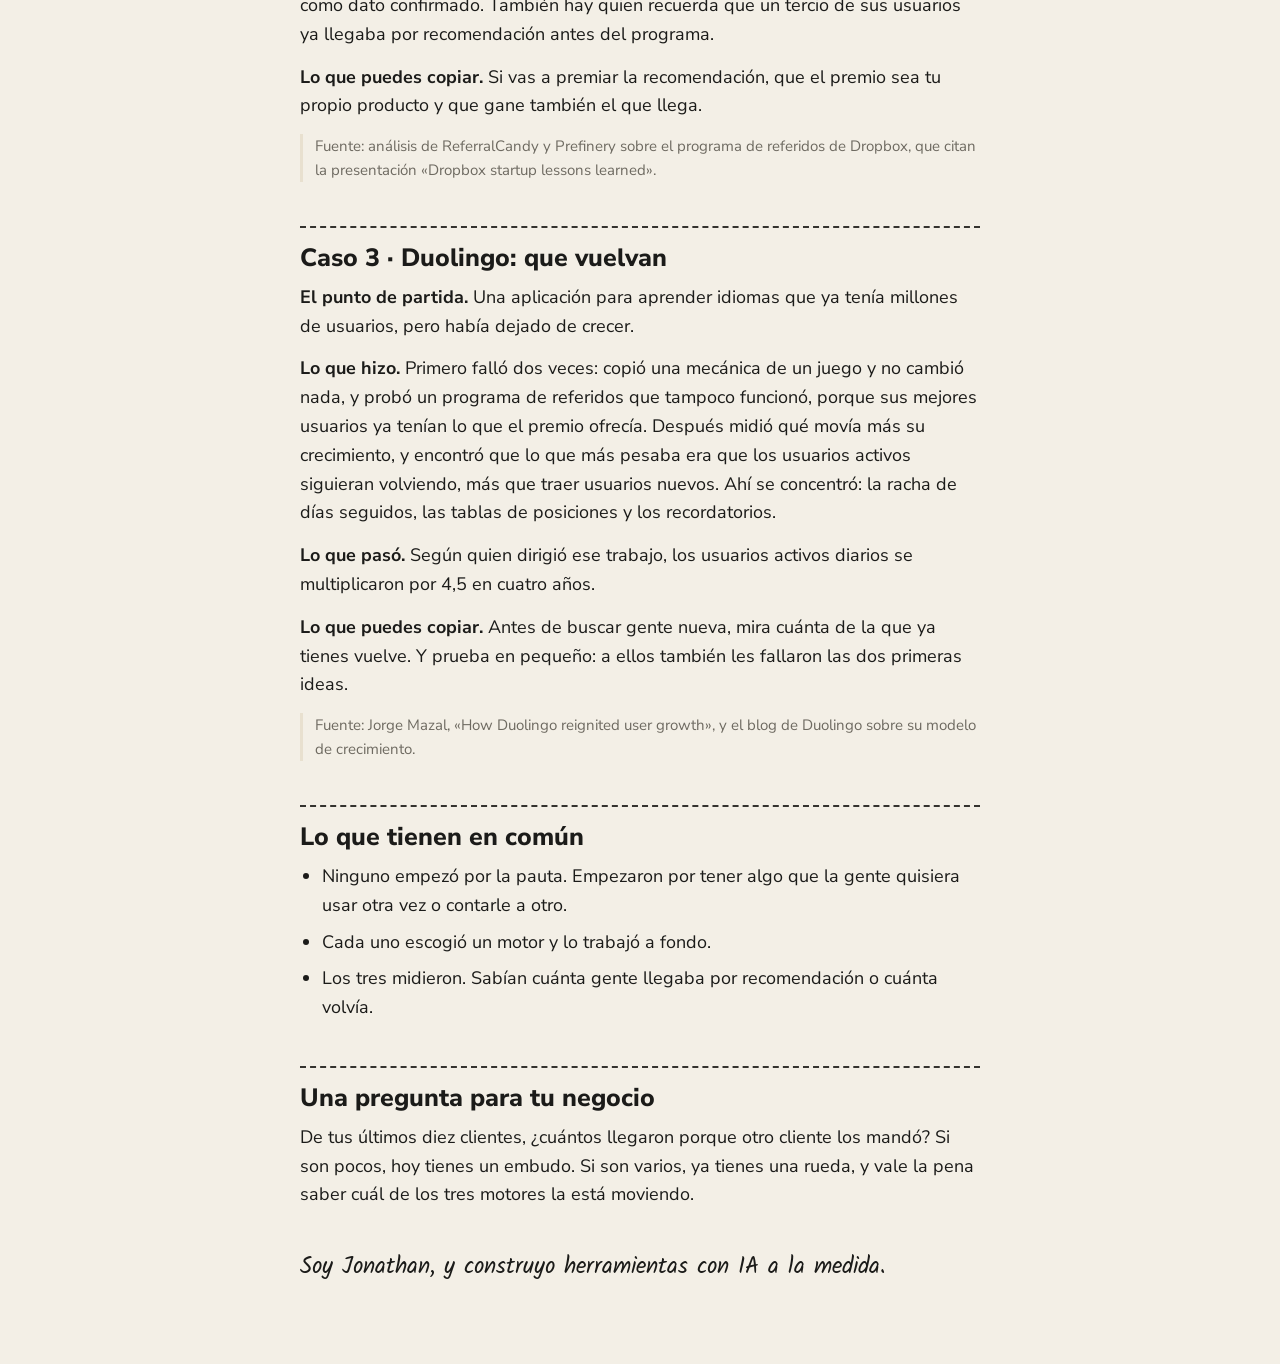
<file: docs/de-embudo-a-rueda/index.html>
<!doctype html>
<html lang="es"><head><meta charset="utf-8"><meta name="viewport" content="width=device-width, initial-scale=1">
<title>De embudo a rueda · casos reales</title>
<link rel="preconnect" href="https://fonts.googleapis.com">
<link href="https://fonts.googleapis.com/css2?family=Kalam:wght@400;700&family=Nunito+Sans:wght@400;600;800&display=swap" rel="stylesheet">
<style>
:root{--papel:#F3EFE6;--tinta:#1B1B19;--carbon:#34332F;--gris:#6E6A61;--lino:#E8E0CF;--tomate:#E4572E}
*{box-sizing:border-box}
body{margin:0;background:var(--papel);color:var(--tinta);font-family:"Avenir Next","Nunito Sans",system-ui,sans-serif;font-size:18px;line-height:1.6}
main{max-width:720px;margin:0 auto;padding:44px 20px 64px}
h1{font-weight:800;font-size:clamp(30px,5.2vw,44px);line-height:1.1;margin:0 0 10px}
h2{font-weight:800;font-size:25px;line-height:1.15;margin:44px 0 10px;padding-top:16px;border-top:2px dashed var(--carbon)}
.etq{font-weight:600;font-size:13px;letter-spacing:.08em;text-transform:uppercase;color:var(--tomate);margin:0 0 22px}
p{margin:0 0 14px} ul{margin:0 0 16px;padding-left:22px} li{margin-bottom:8px}
.fuente{font-size:15px;color:var(--gris);border-left:3px solid var(--lino);padding-left:12px}
.firma{font-family:"Kalam",cursive;font-size:23px;margin-top:40px}
</style></head><body><main>
<h1>De embudo a rueda: tres negocios que lograron que cada cliente trajera al siguiente</h1>
<p class="etq">Growth · Capítulo 0</p>
<p>Un embudo se llena por arriba y se vacía por abajo, así que para crecer hay que volver a llenarlo. Una rueda funciona distinto: el cliente que queda contento vuelve y trae a otro. Estos son tres negocios conocidos que pasaron de lo primero a lo segundo, contados completos y con su fuente.</p>
<p>Los uso como ejemplo. No trabajé con ninguno, y las cifras son las que ellos mismos o la prensa publicaron.</p>
<h2>La rueda tiene tres motores</h2>
<ul><li><strong>Que sirva.</strong> Lo que vendes le resuelve algo de verdad a la persona.</li><li><strong>Que vuelvan.</strong> Hay una razón para regresar mañana o el otro mes.</li><li><strong>Que recomienden.</strong> Contarle a otro es fácil y tiene sentido.</li></ul>
<p>Cada caso muestra un motor distinto.</p>
<h2>Caso 1 · Nubank: que recomienden</h2>
<p><strong>El punto de partida.</strong> Un banco digital que nació en Brasil en 2013, sin oficinas, en un mercado donde los bancos grandes cobraban cuotas altas y atendían mal.</p>
<p><strong>Lo que hizo.</strong> Puso el esfuerzo en que el cliente quedara tan bien atendido que le contara a otro: una tarjeta sin cuota de manejo, todo desde el celular y un servicio que respondía.</p>
<p><strong>Lo que pasó.</strong> Cuando salió a bolsa, en 2021, contó que entre el 80 % y el 90 % de sus clientes había llegado cada año por recomendación o por referidos sin pago. Conseguir un cliente le costaba unos 5 dólares, y solo una quinta parte de eso era pauta.</p>
<p><strong>Lo que puedes copiar.</strong> Antes de pagar por más gente, pregúntate si los clientes que ya tienes tendrían un motivo para recomendarte hoy.</p>
<p class="fuente">Fuente: prospecto de salida a bolsa de Nubank (F-1, 2021), citado por TechCrunch.</p>
<h2>Caso 2 · Dropbox: que recomendar tenga premio</h2>
<p><strong>El punto de partida.</strong> Un servicio para guardar archivos en la nube. Al comienzo pagaba pauta para conseguir usuarios y cada uno le costaba mucho más de lo que valía el producto.</p>
<p><strong>Lo que hizo.</strong> Montó un programa de referidos con premio para los dos lados: quien invitaba ganaba espacio gratis, y el invitado también. El premio era más de lo mismo que la gente ya estaba usando.</p>
<p><strong>Lo que pasó.</strong> La versión más repetida dice que los registros subieron 60 % de forma permanente y que pasó de unos 100.000 usuarios a 4 millones en 15 meses. Esas cifras se atribuyen a una presentación de su fundador, Drew Houston. No pude abrir la presentación original, así que tómalas como lo que se cuenta, no como dato confirmado. También hay quien recuerda que un tercio de sus usuarios ya llegaba por recomendación antes del programa.</p>
<p><strong>Lo que puedes copiar.</strong> Si vas a premiar la recomendación, que el premio sea tu propio producto y que gane también el que llega.</p>
<p class="fuente">Fuente: análisis de ReferralCandy y Prefinery sobre el programa de referidos de Dropbox, que citan la presentación «Dropbox startup lessons learned».</p>
<h2>Caso 3 · Duolingo: que vuelvan</h2>
<p><strong>El punto de partida.</strong> Una aplicación para aprender idiomas que ya tenía millones de usuarios, pero había dejado de crecer.</p>
<p><strong>Lo que hizo.</strong> Primero falló dos veces: copió una mecánica de un juego y no cambió nada, y probó un programa de referidos que tampoco funcionó, porque sus mejores usuarios ya tenían lo que el premio ofrecía. Después midió qué movía más su crecimiento, y encontró que lo que más pesaba era que los usuarios activos siguieran volviendo, más que traer usuarios nuevos. Ahí se concentró: la racha de días seguidos, las tablas de posiciones y los recordatorios.</p>
<p><strong>Lo que pasó.</strong> Según quien dirigió ese trabajo, los usuarios activos diarios se multiplicaron por 4,5 en cuatro años.</p>
<p><strong>Lo que puedes copiar.</strong> Antes de buscar gente nueva, mira cuánta de la que ya tienes vuelve. Y prueba en pequeño: a ellos también les fallaron las dos primeras ideas.</p>
<p class="fuente">Fuente: Jorge Mazal, «How Duolingo reignited user growth», y el blog de Duolingo sobre su modelo de crecimiento.</p>
<h2>Lo que tienen en común</h2>
<ul><li>Ninguno empezó por la pauta. Empezaron por tener algo que la gente quisiera usar otra vez o contarle a otro.</li><li>Cada uno escogió un motor y lo trabajó a fondo.</li><li>Los tres midieron. Sabían cuánta gente llegaba por recomendación o cuánta volvía.</li></ul>
<h2>Una pregunta para tu negocio</h2>
<p>De tus últimos diez clientes, ¿cuántos llegaron porque otro cliente los mandó? Si son pocos, hoy tienes un embudo. Si son varios, ya tienes una rueda, y vale la pena saber cuál de los tres motores la está moviendo.</p>
<p class="firma">Soy Jonathan, y construyo herramientas con IA a la medida.</p>
</main></body></html>
</file>
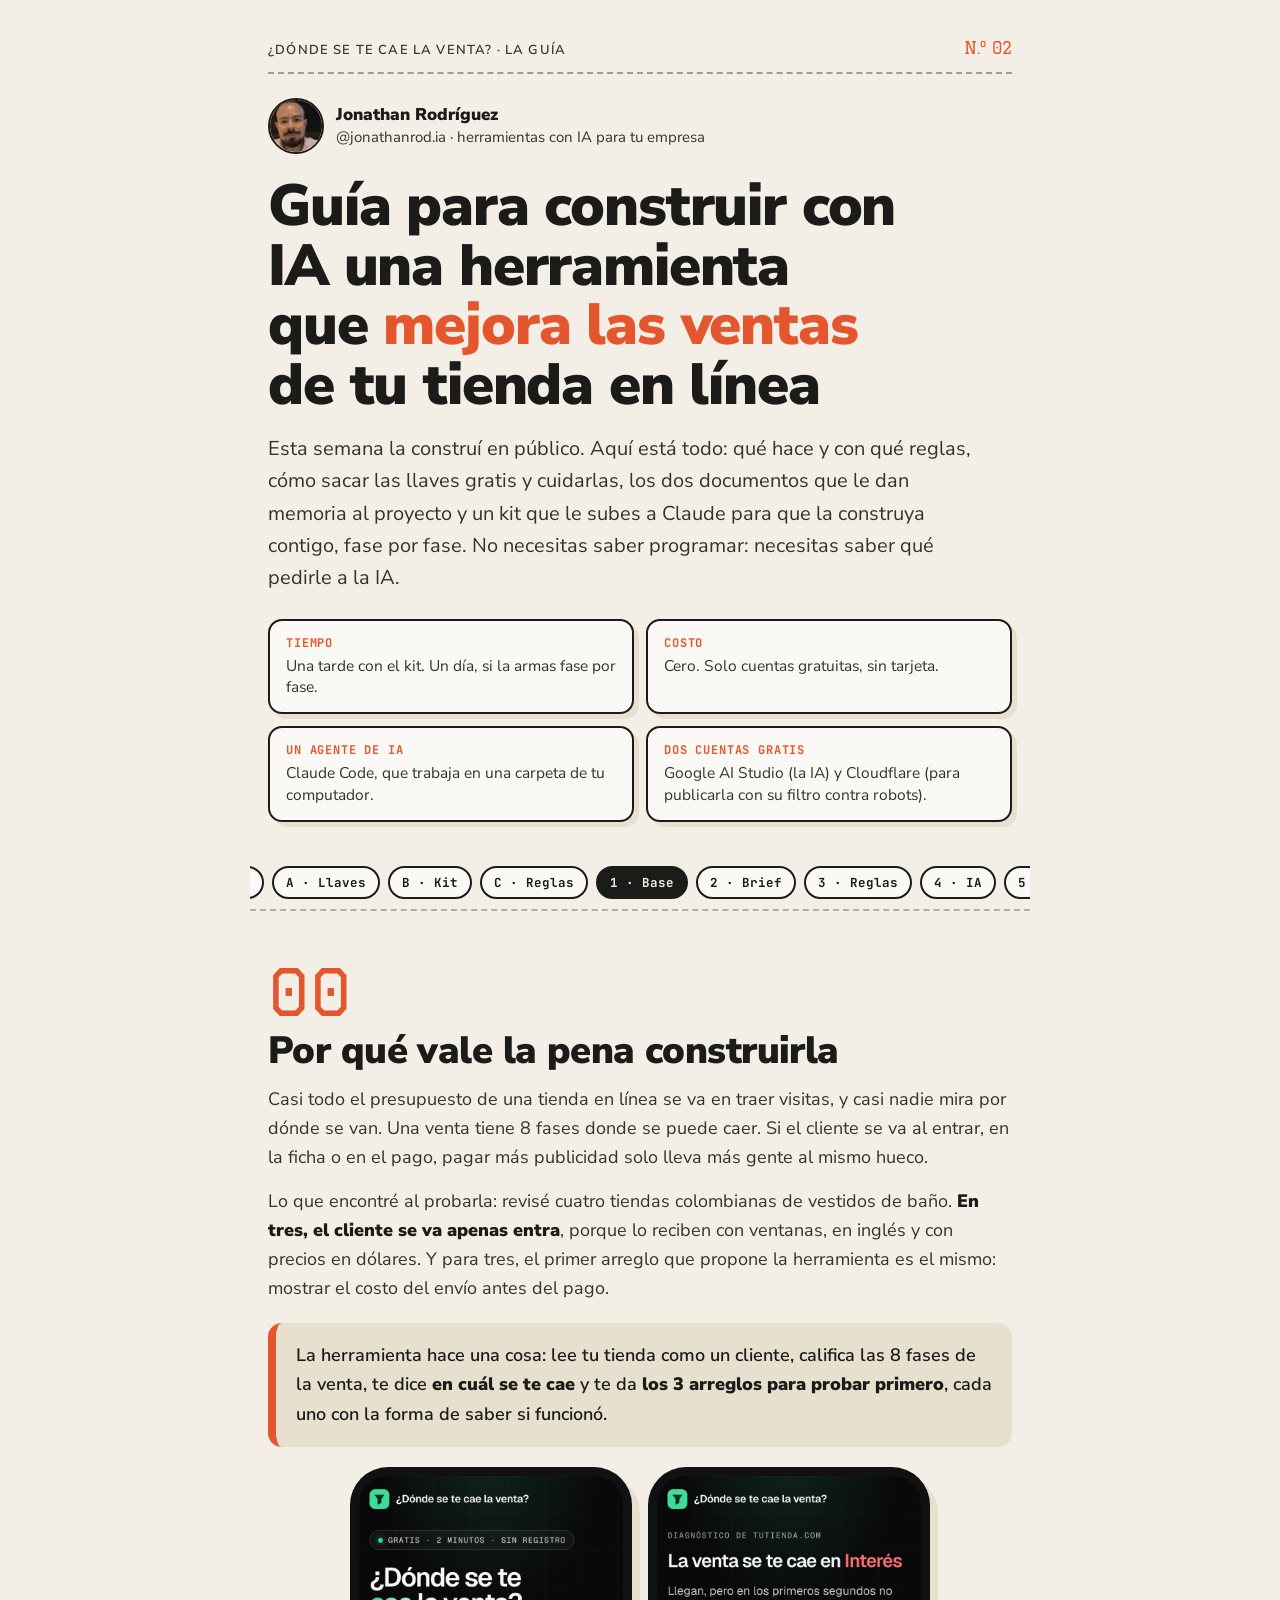
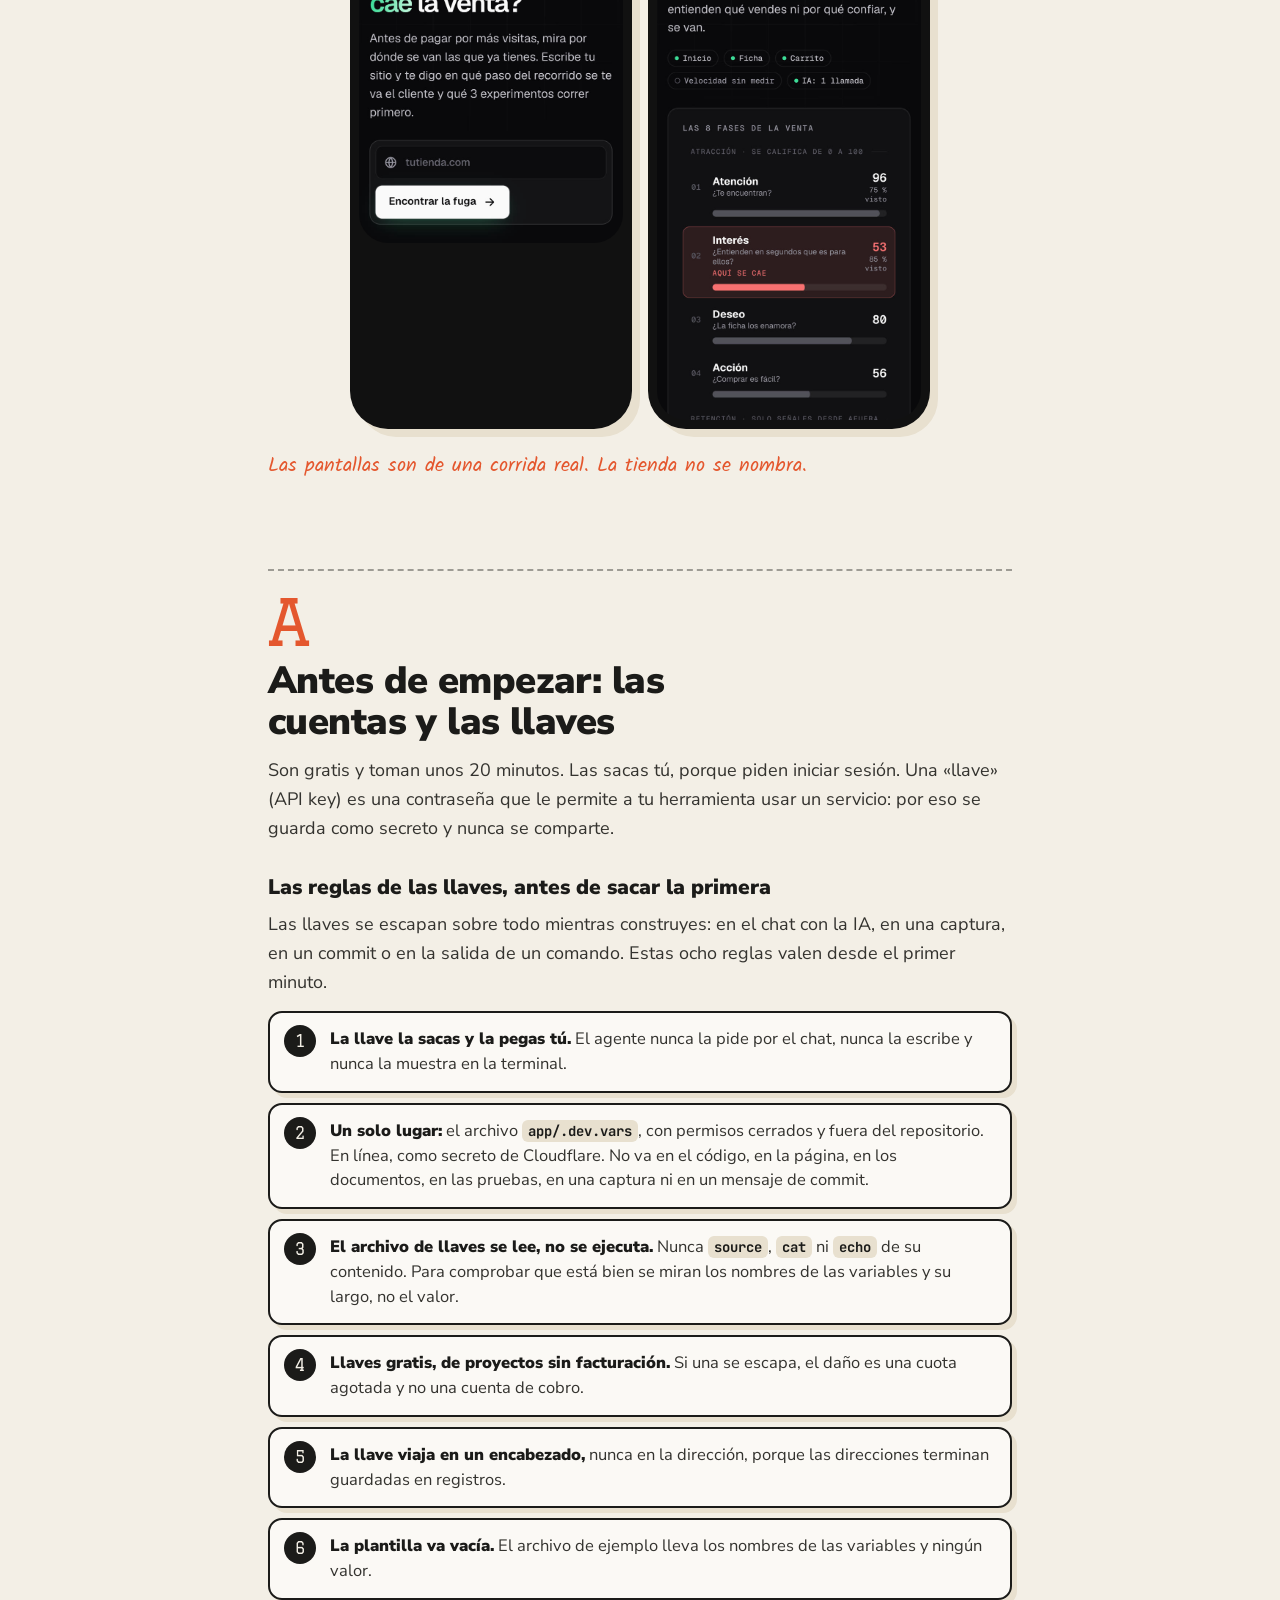
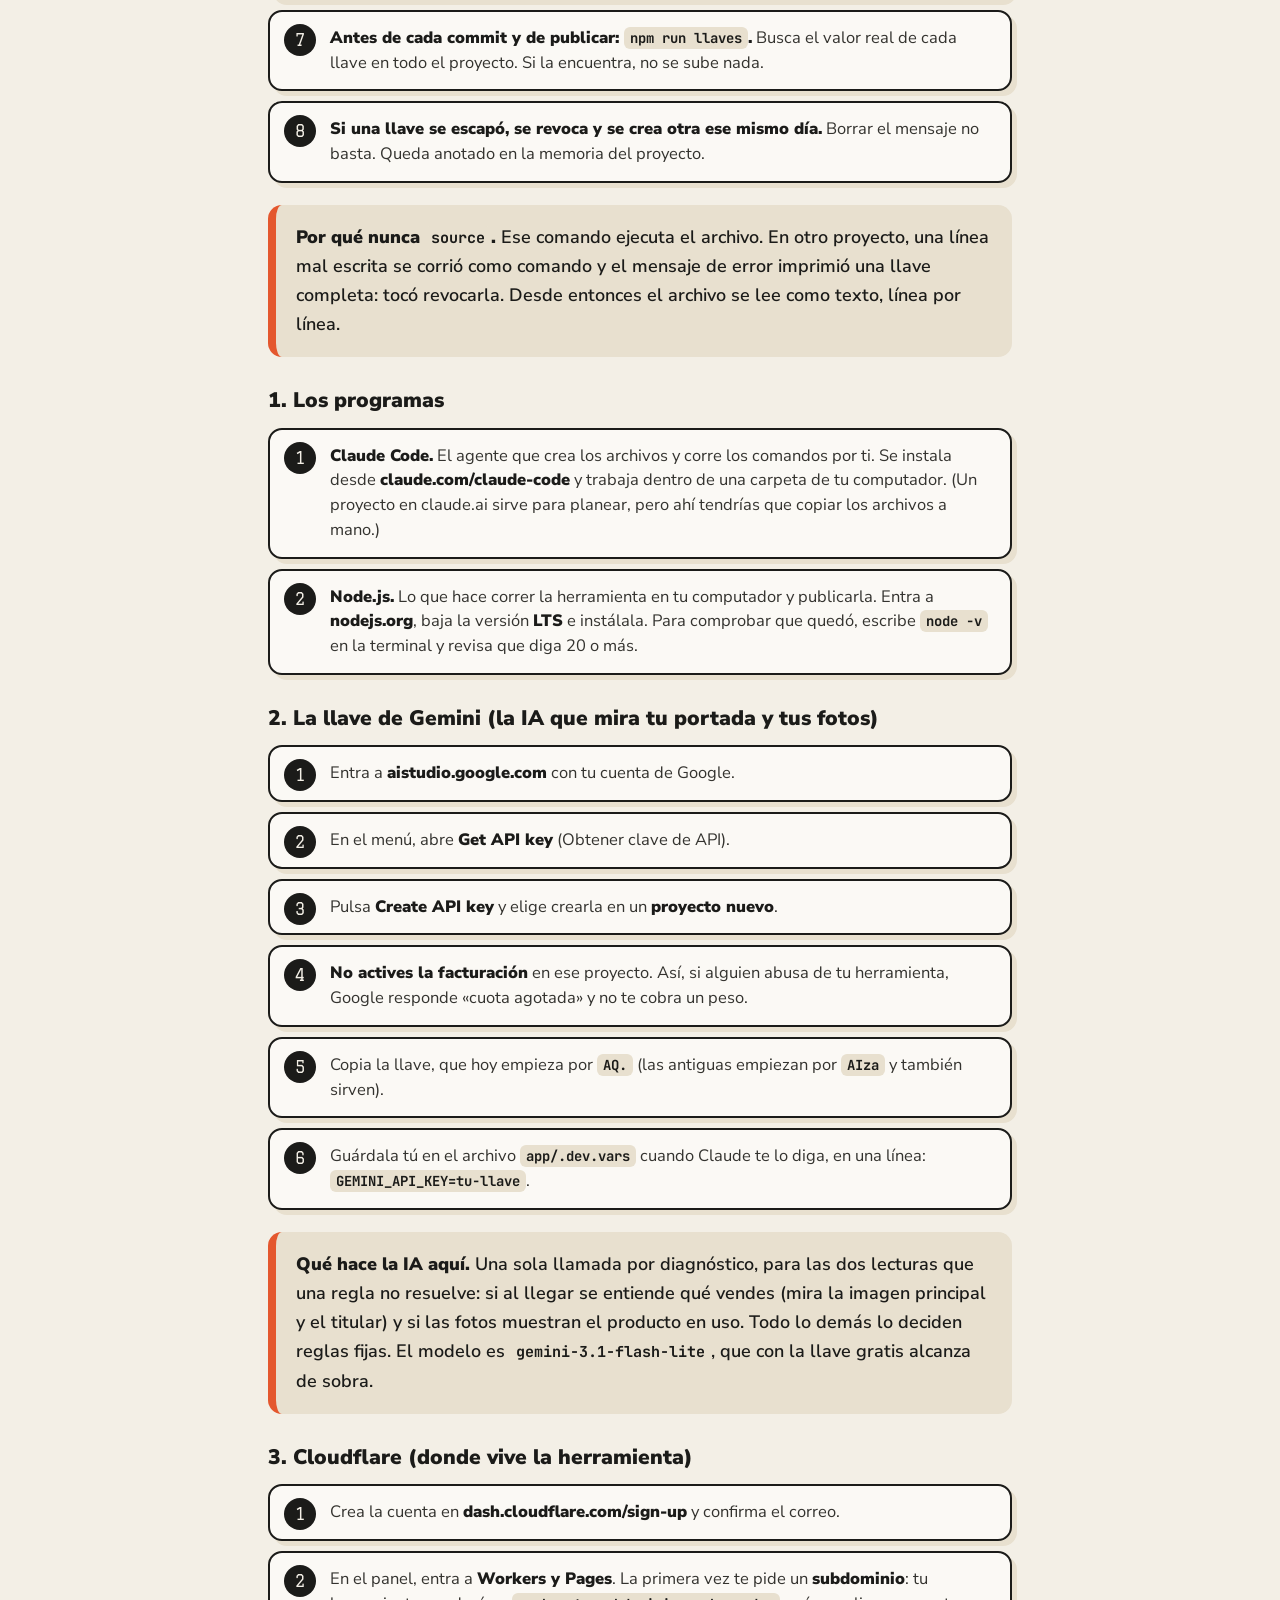
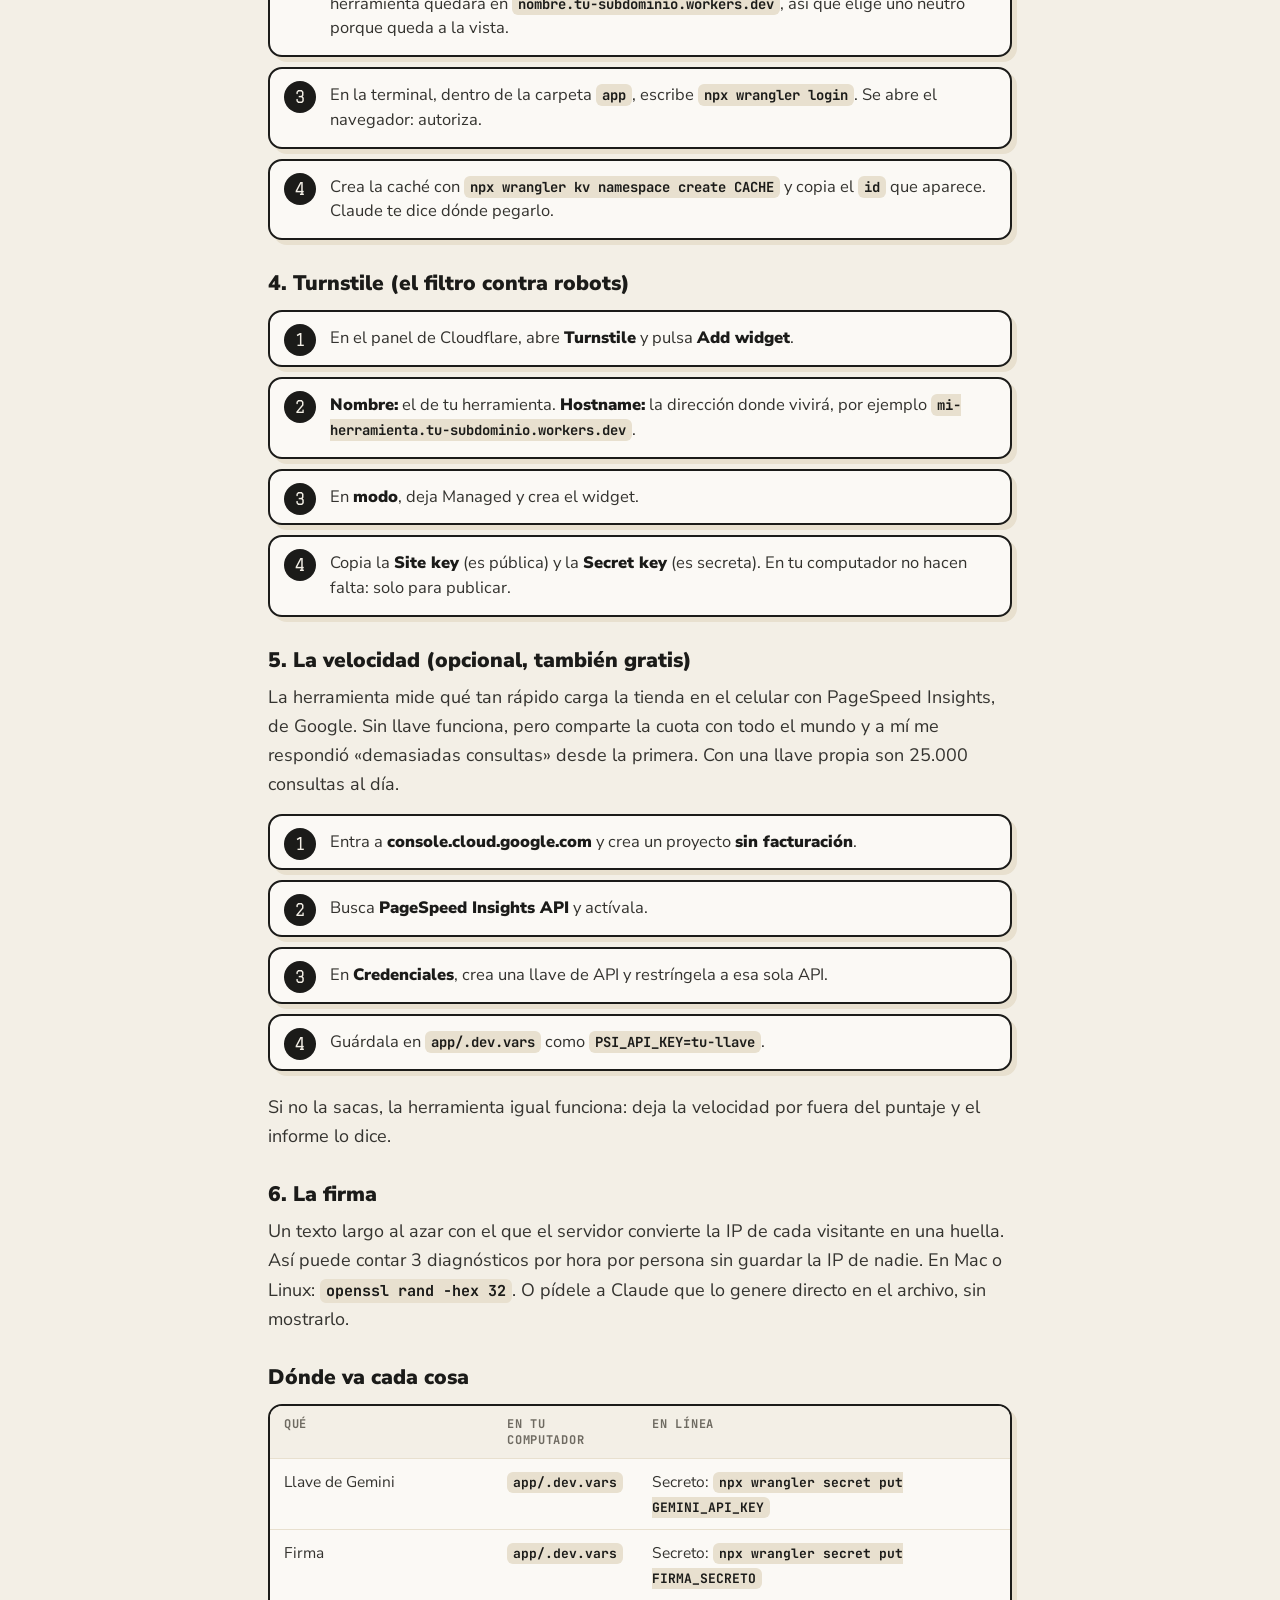
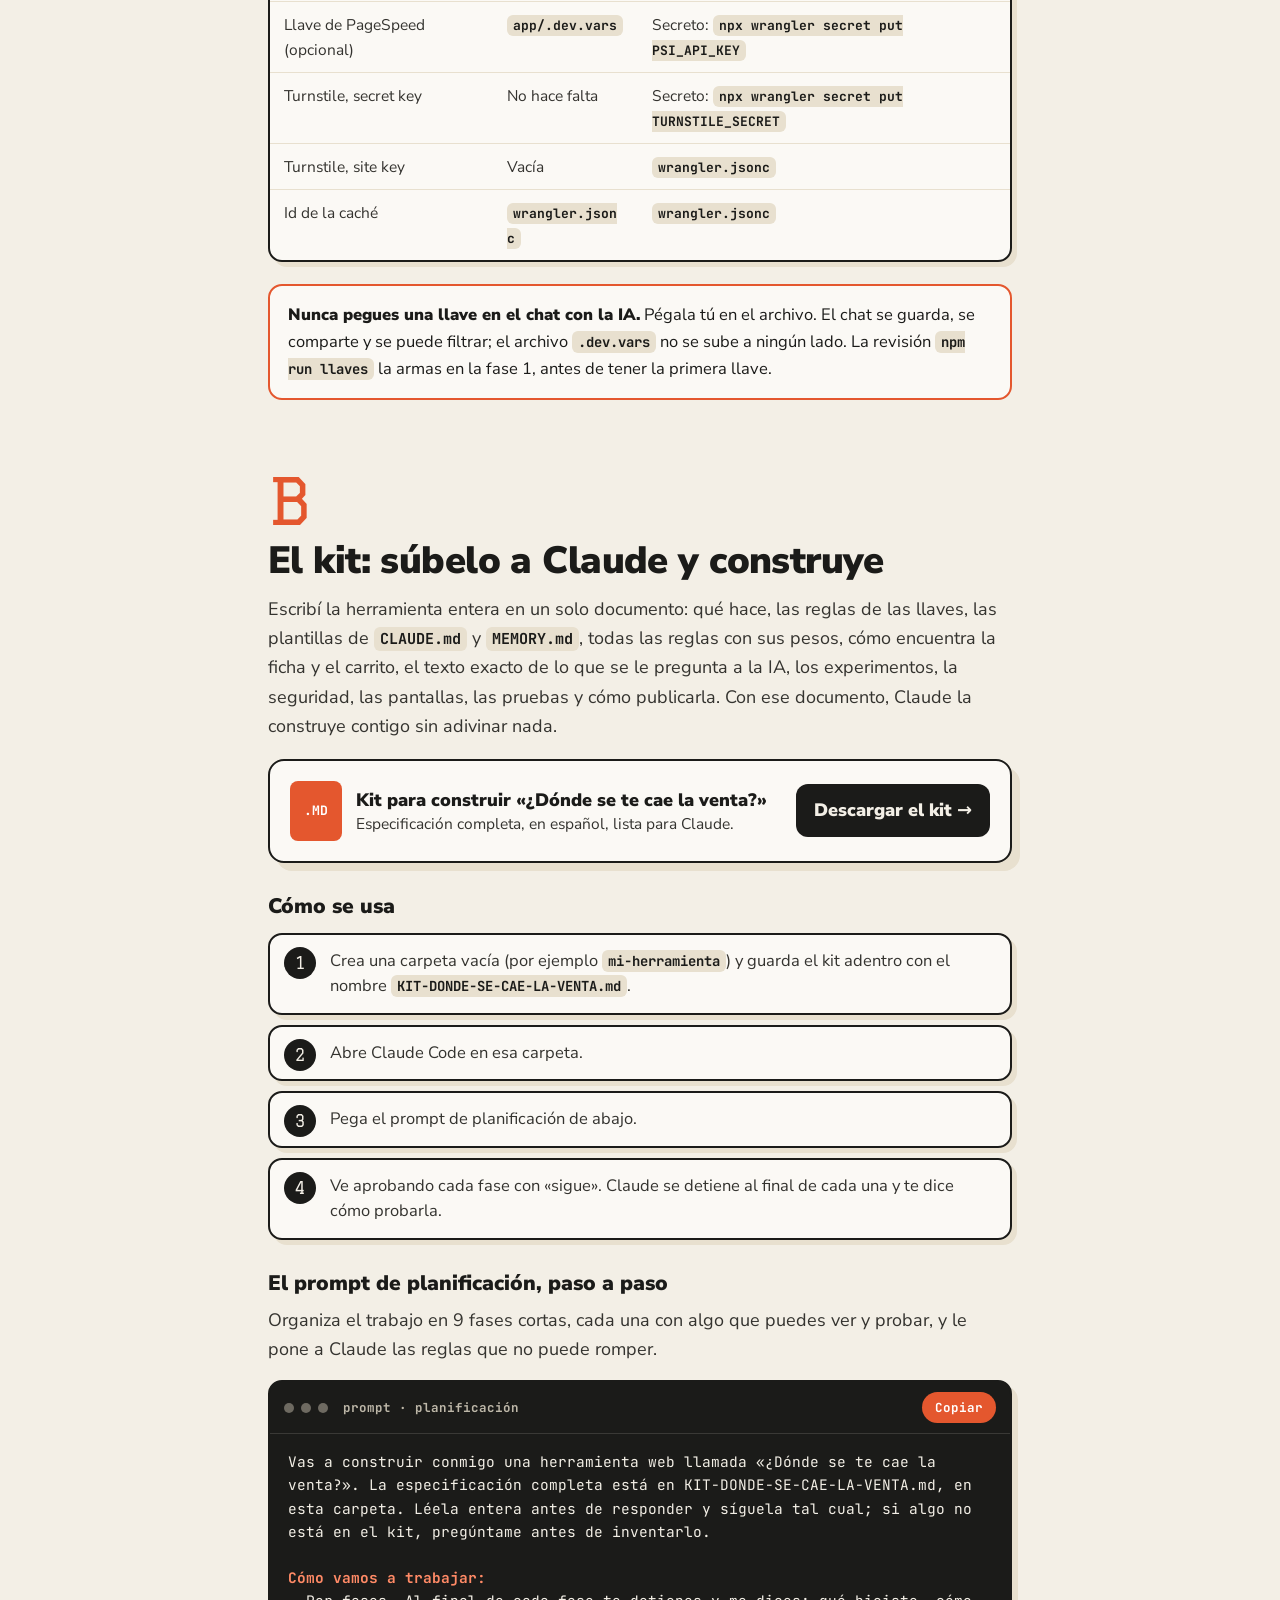
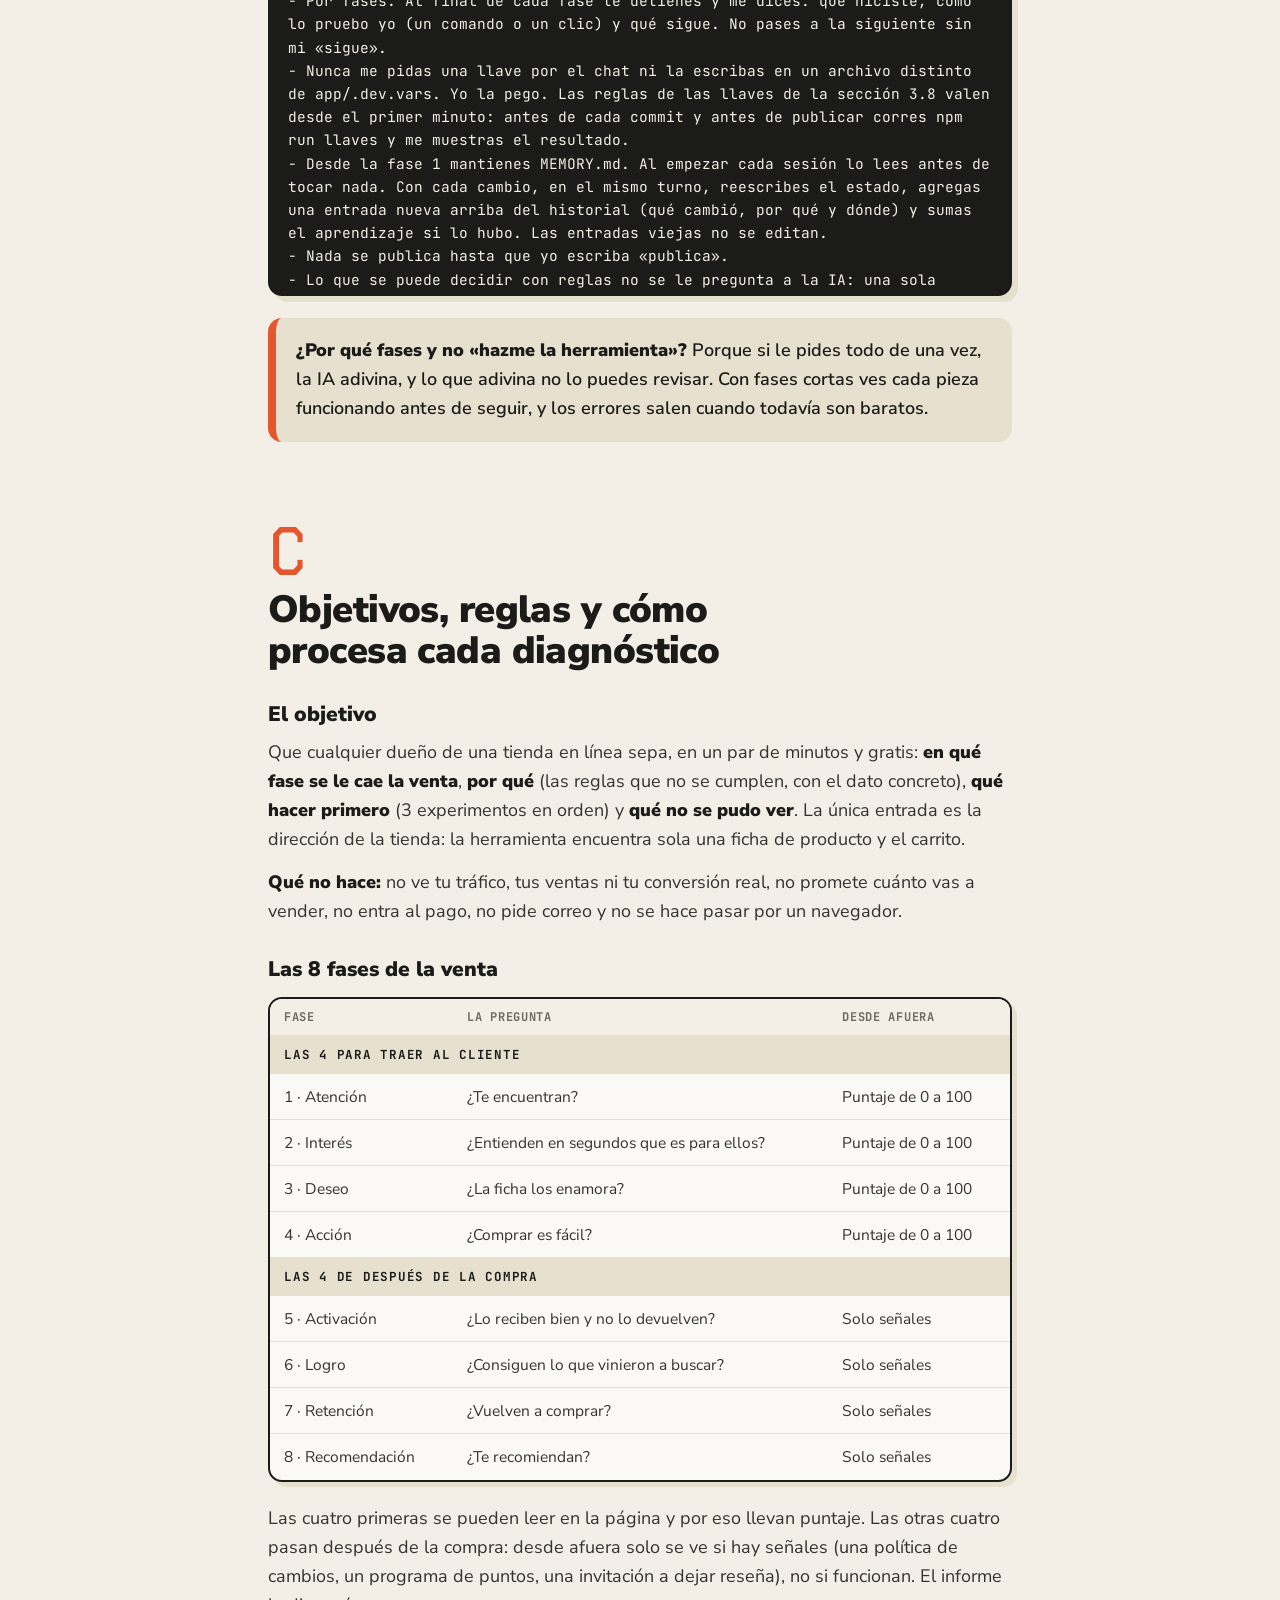
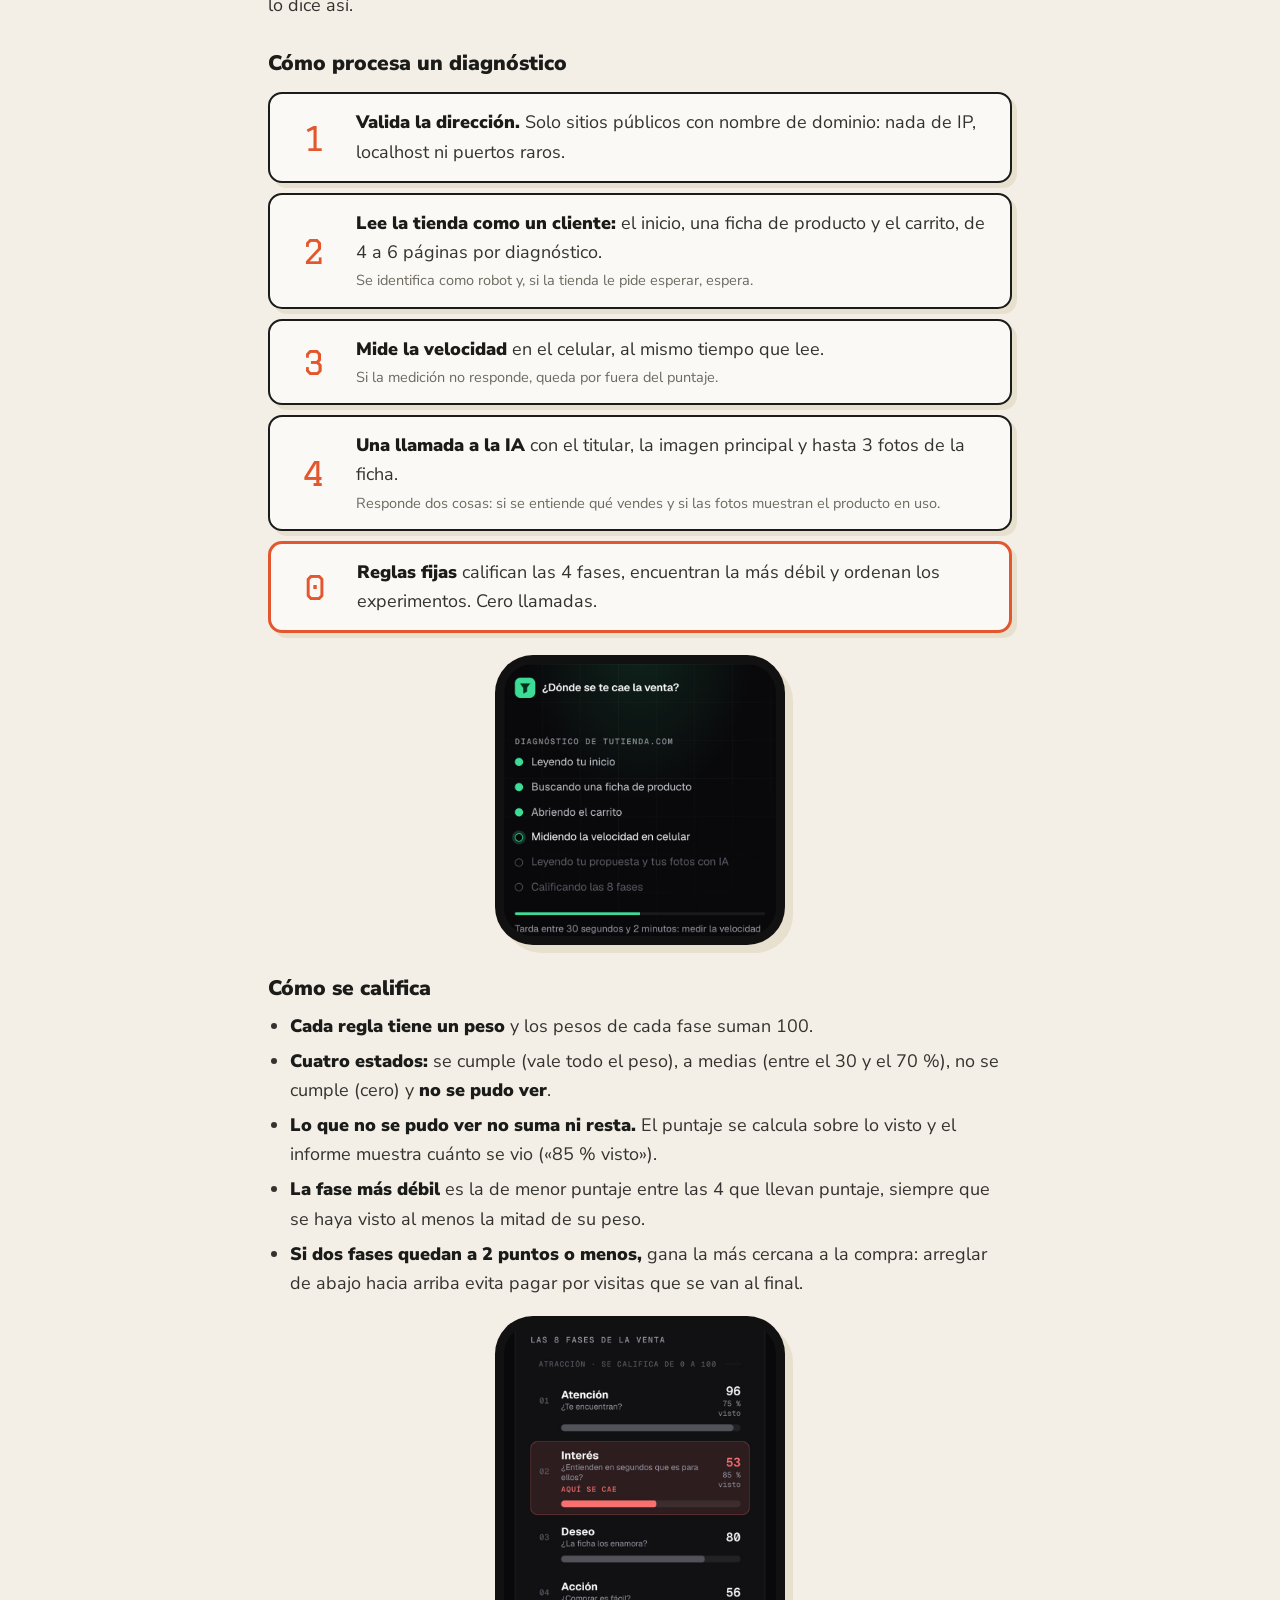
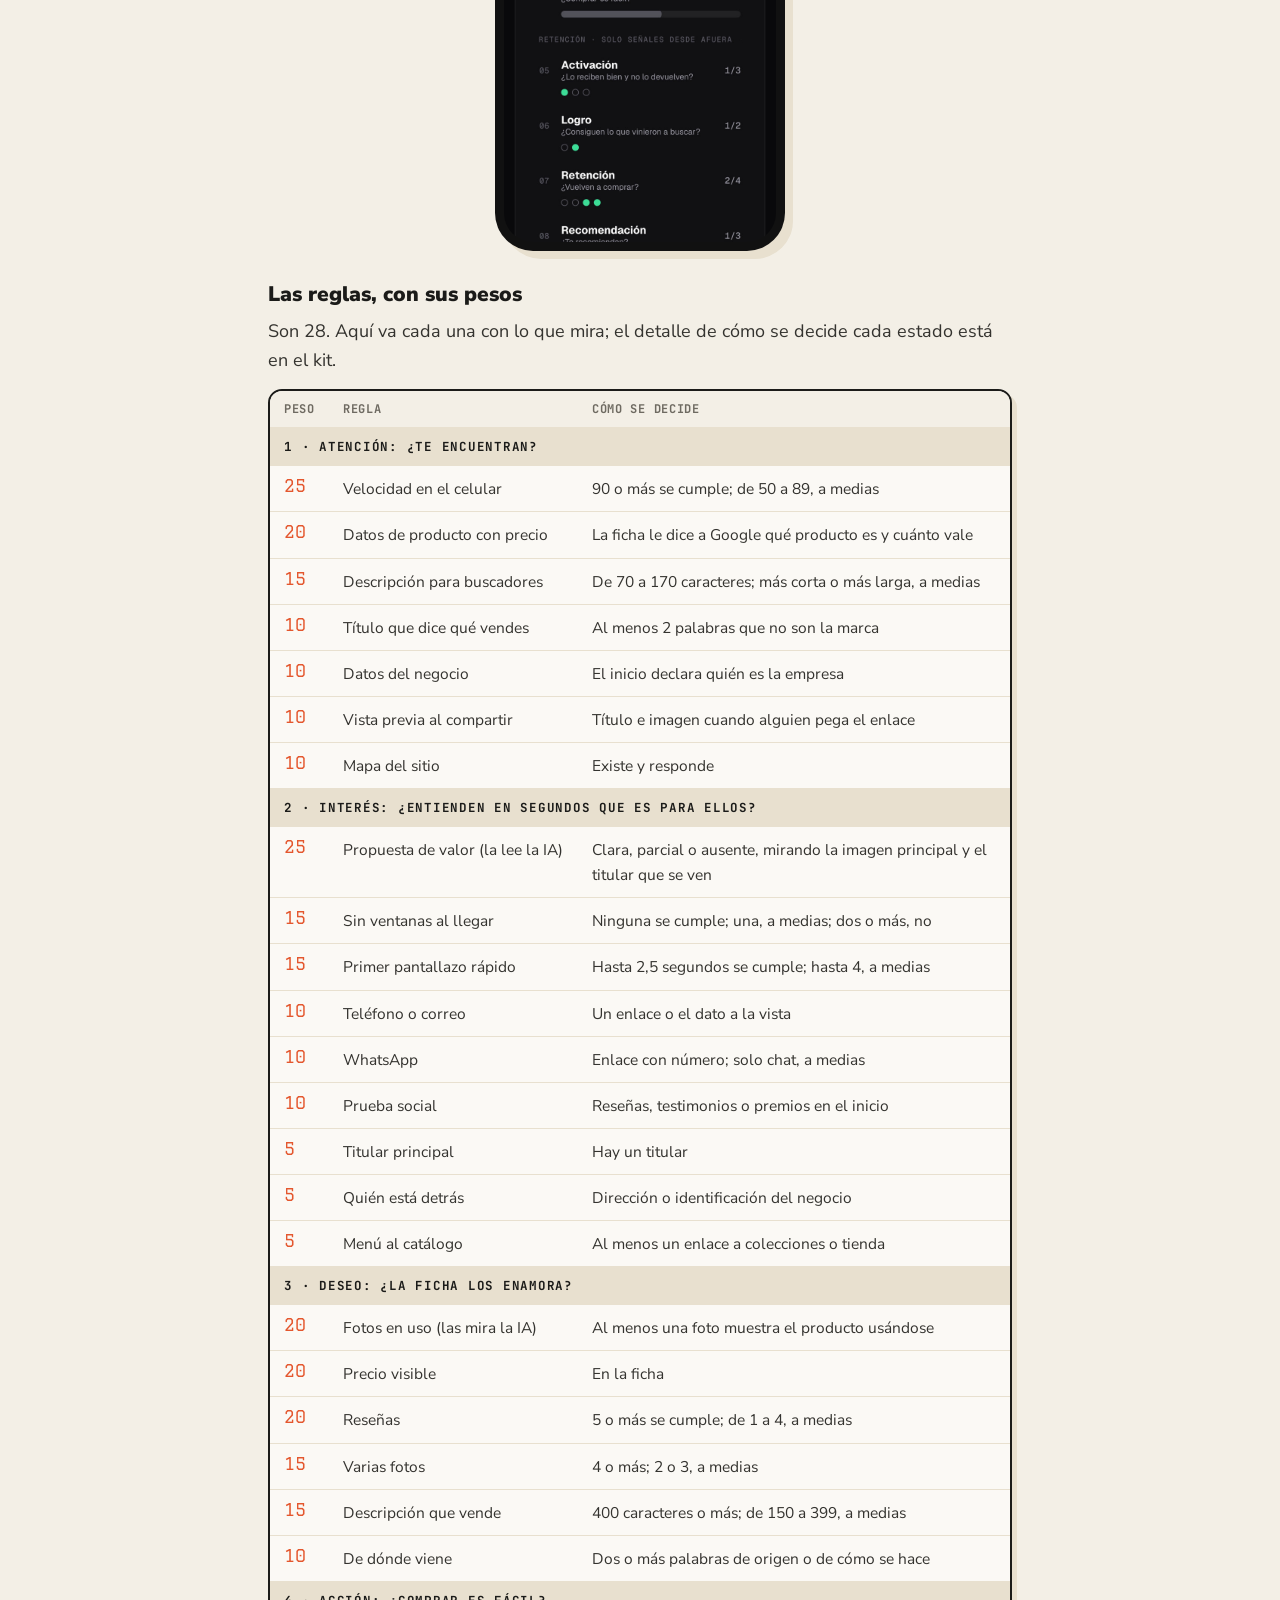
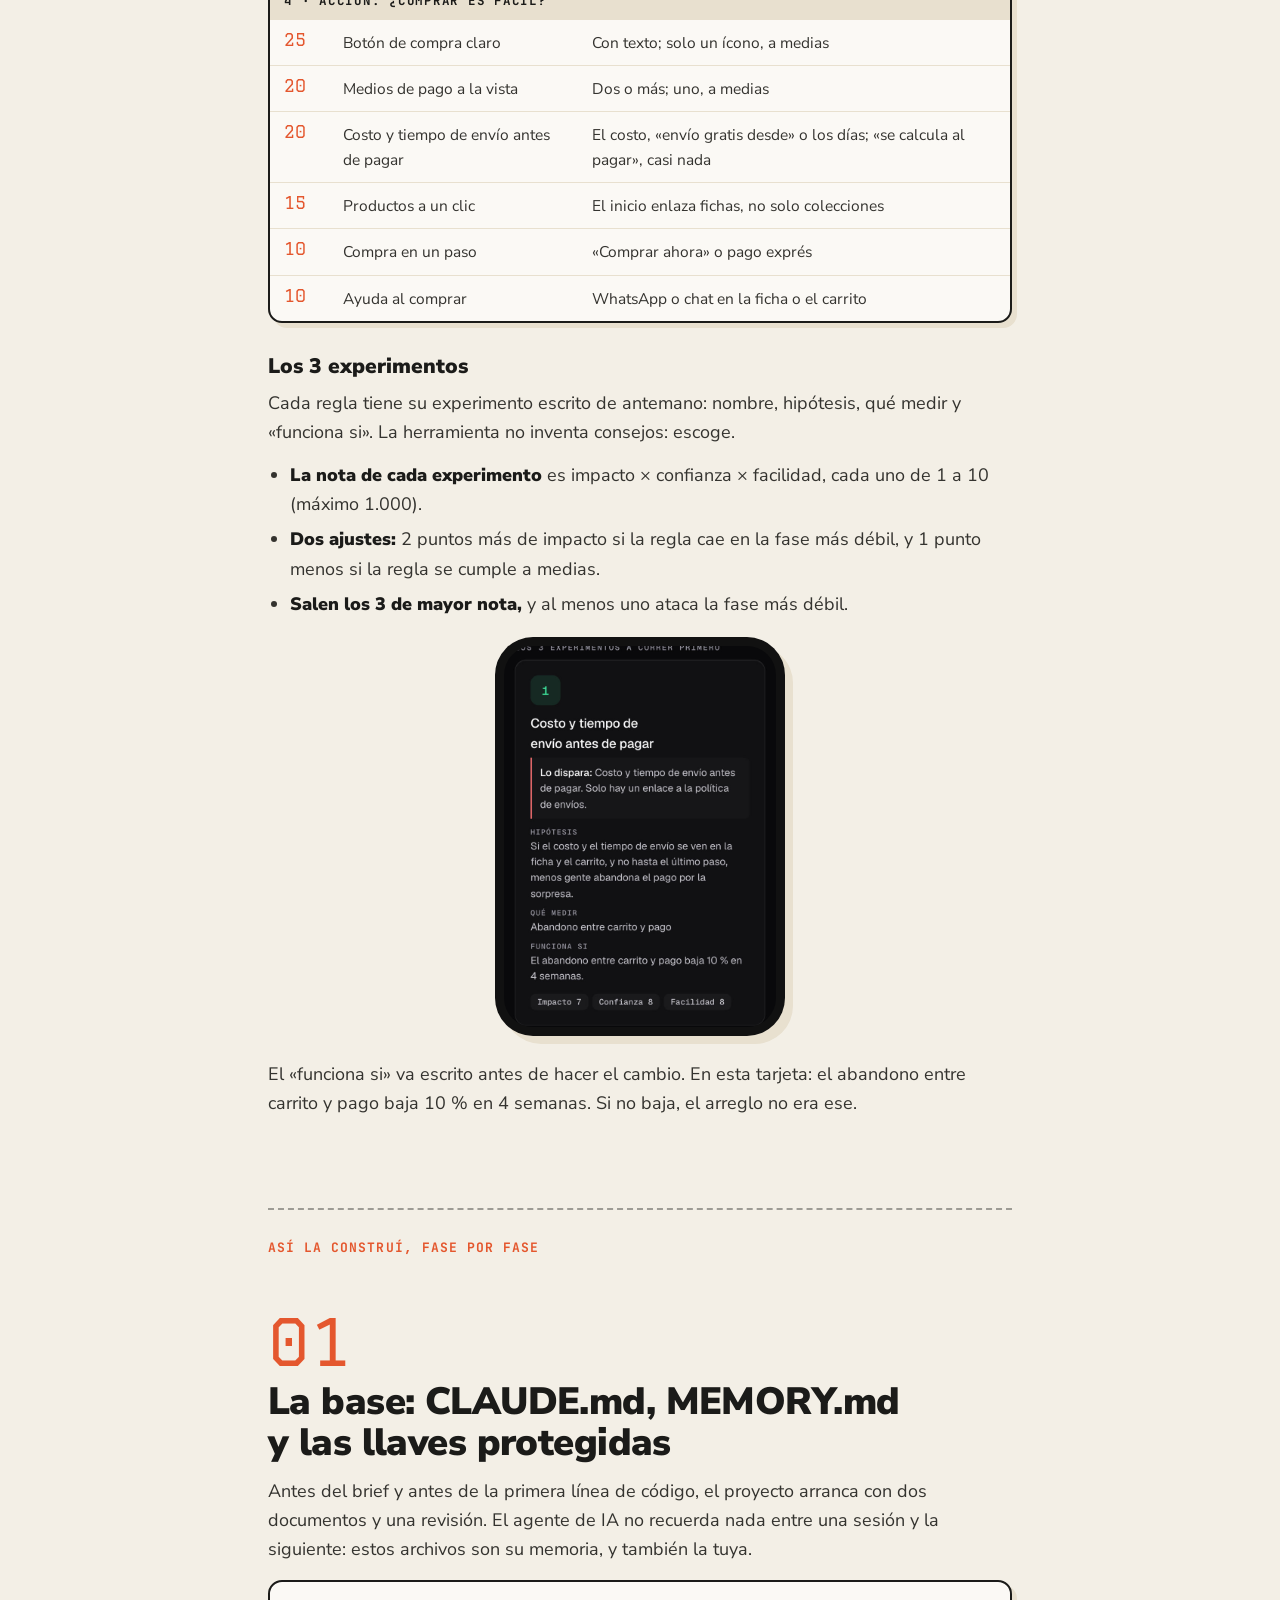
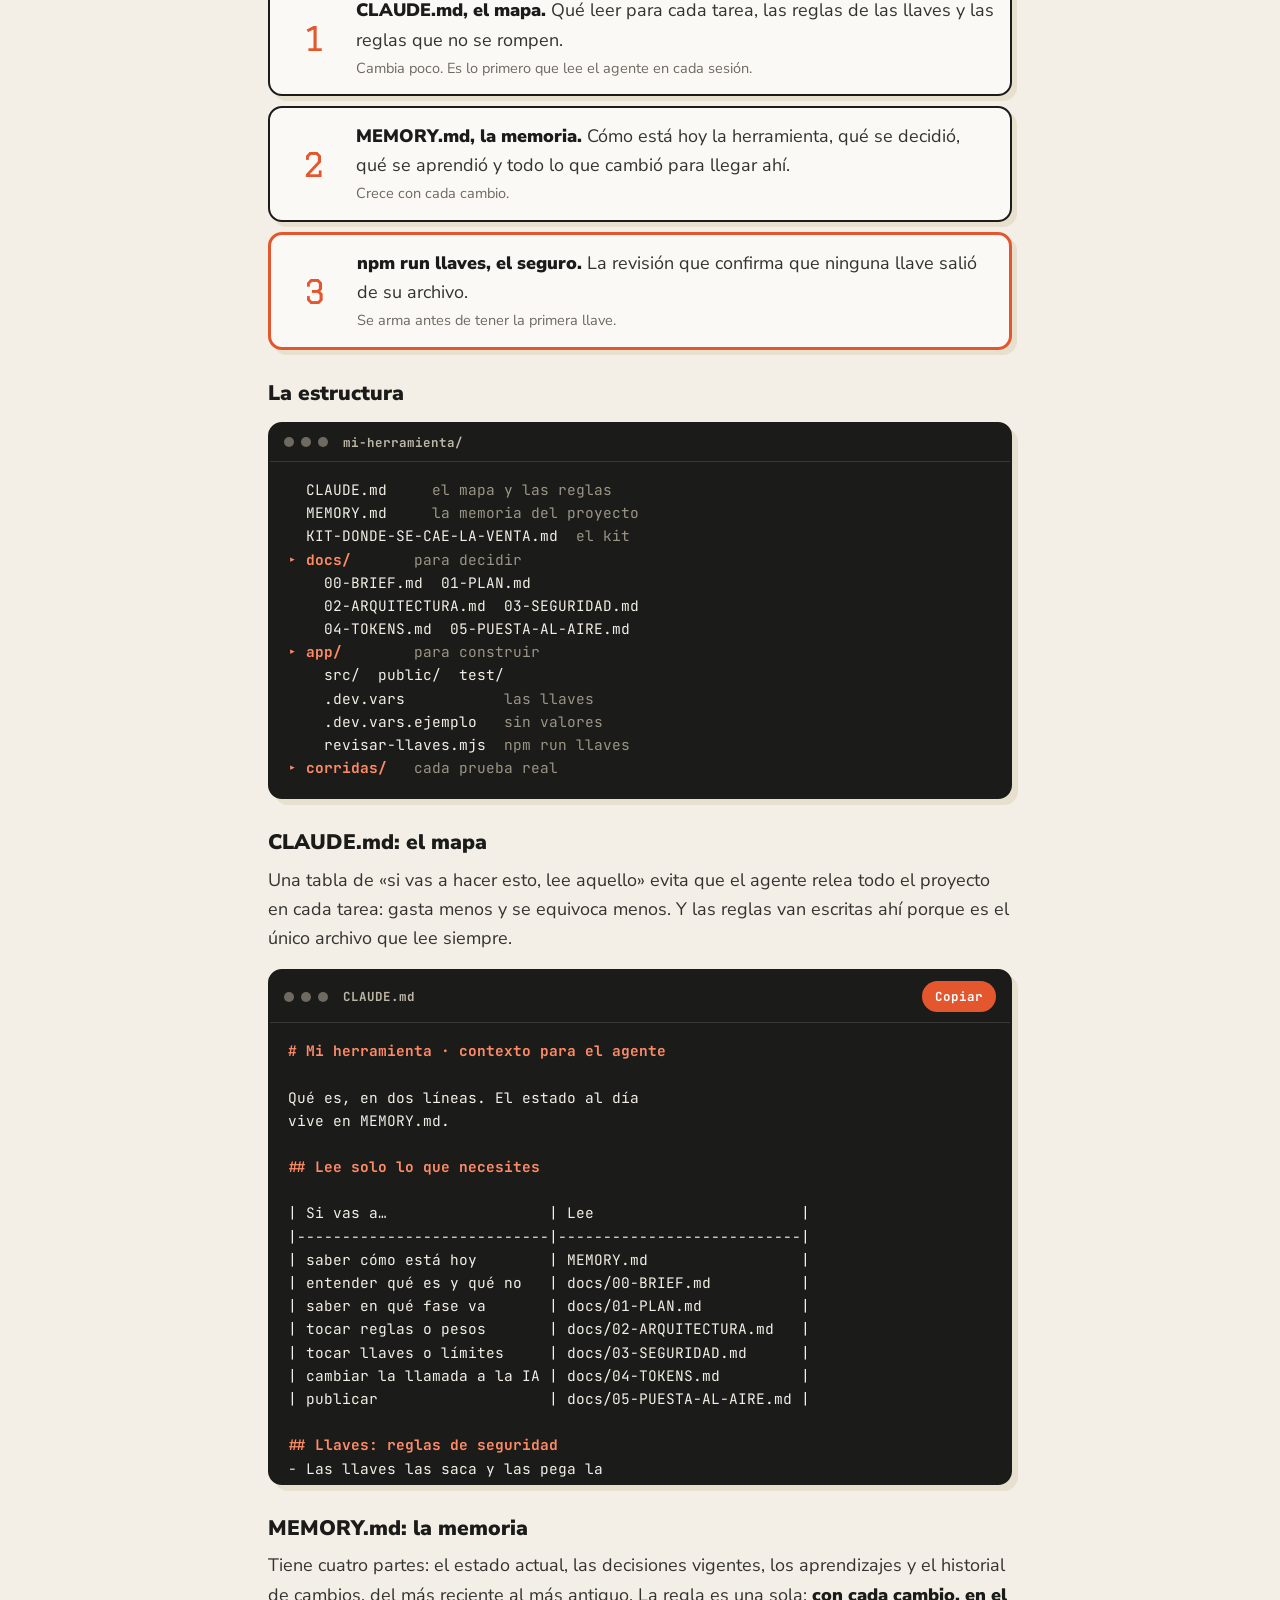
<file: docs/donde-se-cae-la-venta/index.html>
<!doctype html>
<html lang="es">
<head>
<meta charset="utf-8">
<meta name="viewport" content="width=device-width, initial-scale=1, viewport-fit=cover">
<title>Guía para construir con IA una herramienta que mejora las ventas de tu tienda en línea</title>
<meta name="description" content="Guía completa para construir con IA tu propia herramienta que lee una tienda en línea como un cliente, dice en cuál de las 8 fases de la venta se cae y qué arreglar primero: las llaves gratis, el kit para Claude, las reglas con sus pesos y la puesta en línea.">
<meta property="og:title" content="Construye con IA una herramienta que mejora las ventas de tu tienda en línea">
<meta property="og:description" content="Las llaves gratis paso a paso, el kit para Claude y cada fase con su prompt para copiar.">
<meta name="theme-color" content="#F3EFE6">
<!-- Fuentes abiertas (Google Fonts): Nunito Sans sustituye a Avenir Next, que no se puede servir en una página pública. -->
<link rel="preconnect" href="https://fonts.googleapis.com">
<link rel="preconnect" href="https://fonts.gstatic.com" crossorigin>
<link href="https://fonts.googleapis.com/css2?family=Nunito+Sans:opsz,wght@6..12,400;6..12,600;6..12,900&family=Graduate&family=Kalam:wght@700&family=JetBrains+Mono:wght@400;700&display=swap" rel="stylesheet">
<style>
:root{--papel:#F3EFE6;--tinta:#1B1B19;--carbon:#34332F;--gris:#6E6A61;--lino:#E8E0CF;--tomate:#E4572E;--blanco:#FBF9F5;--verde:#2E7D5B;
--mono:'JetBrains Mono',ui-monospace,monospace;--txt:'Nunito Sans',system-ui,sans-serif;--num:Graduate,serif;--mano:Kalam,cursive;--sale:cubic-bezier(.23,1,.32,1)}
*{box-sizing:border-box}
html{scroll-behavior:smooth;-webkit-text-size-adjust:100%}
@media (prefers-reduced-motion:reduce){html{scroll-behavior:auto}}
body{margin:0;background:var(--papel);color:var(--carbon);font:400 18px/1.62 var(--txt);-webkit-font-smoothing:antialiased;overflow-x:hidden}
.envase{max-width:780px;margin:0 auto;padding:0 max(18px,env(safe-area-inset-left))}
a{color:var(--tomate)}
b,strong{color:var(--tinta);font-weight:900}
code{font:700 .84em var(--mono);color:var(--tinta);background:var(--lino);padding:2px 6px;border-radius:6px;word-break:break-word}
.g{color:var(--tomate)}
.rot{display:flex;justify-content:space-between;align-items:baseline;gap:12px;font-weight:600;font-size:13px;letter-spacing:.09em;text-transform:uppercase;color:var(--carbon);border-bottom:2px dashed rgba(52,51,47,.45);padding-bottom:10px}
.rot b{font-family:var(--num);font-weight:400;color:var(--tomate);font-size:16px;letter-spacing:0;white-space:nowrap}
.chip{display:inline-block;font:700 13px var(--mono);letter-spacing:.08em;text-transform:uppercase;color:var(--tomate)}
/* portada */
.portada{padding:36px 0 26px}
.autor{display:flex;align-items:center;gap:12px;margin:24px 0 22px}
.autor img{width:56px;height:56px;border-radius:50%;object-fit:cover;border:2.5px solid var(--tinta)}
.autor span{font-size:15px;color:var(--carbon);line-height:1.35}
.autor b{display:block;font-size:17px}
h1{font:900 clamp(36px,8vw,58px)/1.03 var(--txt);letter-spacing:-.02em;color:var(--tinta);margin:0 0 18px;text-wrap:balance}
.bajada{font-size:20px;color:var(--carbon);margin:0 0 24px;max-width:60ch}
.necesitas{display:grid;grid-template-columns:repeat(2,minmax(0,1fr));gap:12px;margin:24px 0 8px}
.necesitas div{padding:14px 16px;border-radius:14px;background:var(--blanco);border:2px solid var(--tinta);box-shadow:5px 5px 0 var(--lino);font-size:15.5px;line-height:1.4;color:var(--carbon)}
.necesitas b{display:block;font:700 12px var(--mono);letter-spacing:.07em;text-transform:uppercase;color:var(--tomate);margin-bottom:4px}
/* índice */
.fases{position:sticky;top:0;z-index:5;margin:0 -18px;padding:10px 18px;background:rgba(243,239,230,.9);backdrop-filter:blur(12px);border-bottom:2px dashed rgba(52,51,47,.35);display:flex;gap:8px;overflow-x:auto;scrollbar-width:none}
.fases::-webkit-scrollbar{display:none}
.fases a{flex:none;text-decoration:none;padding:6px 12px;border-radius:999px;border:2px solid var(--tinta);font:700 12.5px var(--mono);color:var(--tinta);background:var(--blanco);transition:background .2s ease,color .2s ease}
.fases a.activa{background:var(--tinta);color:var(--papel)}
/* secciones */
section{padding:52px 0 8px;scroll-margin-top:64px}
.num{font:400 64px/.9 var(--num);margin:0;color:var(--tomate)}
.separa{margin:68px 0 0;padding:22px 0 0;border-top:2px dashed rgba(52,51,47,.45)}
h2{font:900 clamp(29px,6vw,38px)/1.08 var(--txt);letter-spacing:-.015em;color:var(--tinta);margin:10px 0 14px;text-wrap:balance}
h3{font:900 21px/1.25 var(--txt);color:var(--tinta);margin:30px 0 10px}
p{margin:0 0 14px}
ul,ol{padding-left:22px;margin:0 0 16px}
li{margin:6px 0}
.nota{font-family:var(--mano);color:var(--tomate);font-size:20px;line-height:1.3}
.idea{margin:20px 0;padding:18px 20px;border-radius:14px;background:var(--lino);border-left:8px solid var(--tomate);color:var(--tinta);font-weight:600}
.alerta{margin:20px 0;padding:16px 18px;border-radius:14px;background:var(--blanco);border:2.5px solid var(--tomate);font-size:16.5px;color:var(--tinta)}
/* pasos de cuenta */
.cuenta{counter-reset:p;list-style:none;padding:0;margin:14px 0 22px;display:grid;gap:10px}
.cuenta li{counter-increment:p;position:relative;margin:0;padding:14px 16px 14px 60px;border-radius:14px;background:var(--blanco);border:2px solid var(--tinta);box-shadow:5px 5px 0 var(--lino);font-size:16.5px;line-height:1.5}
.cuenta li::before{content:counter(p);position:absolute;left:14px;top:12px;width:32px;height:32px;border-radius:50%;display:grid;place-items:center;background:var(--tinta);color:var(--papel);font:400 16px var(--num)}
/* descarga */
.descarga{display:flex;flex-wrap:wrap;align-items:center;gap:14px;margin:18px 0 24px;padding:20px;border-radius:16px;background:var(--blanco);border:2.5px solid var(--tinta);box-shadow:8px 8px 0 var(--lino)}
.descarga .icono{width:52px;height:60px;flex:none;border-radius:8px;background:var(--tomate);display:grid;place-items:center;font:700 13px var(--mono);color:#fff}
.descarga div{flex:1;min-width:200px;font-size:15.5px;line-height:1.45}
.descarga div b{display:block;font-size:18px}
.bajar{display:inline-flex;align-items:center;gap:8px;padding:12px 18px;border-radius:12px;background:var(--tinta);color:var(--papel);font-weight:900;text-decoration:none;transition:transform .16s var(--sale)}
.bajar:active{transform:scale(.97)}
/* ventanas de código y prompts */
.ventana{margin:16px 0 22px;border-radius:14px;background:var(--tinta);border:2px solid var(--tinta);overflow:hidden;box-shadow:6px 6px 0 var(--lino)}
.barra{display:flex;align-items:center;gap:7px;padding:10px 14px;border-bottom:1px solid rgba(243,239,230,.14);font:700 12.5px var(--mono);color:#BDB7A8}
.barra i{width:10px;height:10px;border-radius:50%;background:#6E6A61}
.barra em{font-style:normal;margin-left:8px;flex:1}
.copiar{font:700 12.5px var(--mono);color:#fff;background:var(--tomate);border:0;border-radius:999px;padding:7px 13px;cursor:pointer;transition:transform .16s var(--sale)}
.copiar:active{transform:scale(.96)}
pre{margin:0;padding:16px 18px 18px;font:400 14.5px/1.6 var(--mono);color:#F3EFE6;white-space:pre-wrap;word-break:break-word}
.ventana.fija pre{white-space:pre;word-break:normal;overflow-x:auto}
.ventana.larga pre{max-height:460px;overflow:auto}
.k{color:#FF8A66;font-weight:700}.c{color:#9B9585}.no{color:#FF8A66}
/* tablas */
.tabla{overflow-x:auto;margin:14px 0 22px;border-radius:14px;border:2px solid var(--tinta);background:var(--blanco);box-shadow:5px 5px 0 var(--lino)}
table{border-collapse:collapse;width:100%;font-size:15.5px;min-width:520px}
th,td{text-align:left;padding:10px 14px;border-bottom:1px solid var(--lino);vertical-align:top}
th{font:700 12px var(--mono);letter-spacing:.06em;text-transform:uppercase;color:var(--gris);background:var(--papel)}
tr:last-child td{border-bottom:0}
td.peso{font:400 17px var(--num);color:var(--tomate);white-space:nowrap}
tr.fase td{background:var(--lino);font:700 12.5px var(--mono);letter-spacing:.06em;text-transform:uppercase;color:var(--tinta)}
/* flujo */
.flujo{display:grid;gap:10px;margin:16px 0 22px}
.paso{display:grid;grid-template-columns:56px 1fr;gap:14px;align-items:center;padding:14px 16px;border-radius:14px;background:var(--blanco);border:2px solid var(--tinta);box-shadow:5px 5px 0 var(--lino)}
.paso .n{font:400 34px/1 var(--num);text-align:center;color:var(--tomate)}
.paso.reglas{border-color:var(--tomate);border-width:3px}
.paso small{display:block;color:var(--gris);font-size:14.5px;margin-top:2px}
/* imágenes */
figure{margin:18px 0 24px}
figure img{width:100%;border-radius:12px;border:2px solid var(--tinta);display:block;background:#fff}
figcaption{font-size:14.5px;color:var(--gris);margin-top:8px;text-align:center}
.telefonos{display:grid;grid-template-columns:1fr 1fr;gap:16px;margin:18px auto 24px;max-width:580px}
.telefono{max-width:290px;margin:18px auto 24px;padding:9px;border-radius:38px;background:#111;box-shadow:8px 8px 0 var(--lino)}
.telefonos .telefono{margin:0 auto}
.telefono img{width:100%;border-radius:29px;border:0;display:block}
/* lista de chequeo */
.chequeo{list-style:none;padding:0}
.chequeo li{display:flex;gap:12px;align-items:flex-start;padding:11px 0;border-bottom:1px solid var(--lino)}
.chequeo input{appearance:none;flex:none;width:24px;height:24px;margin-top:2px;border-radius:6px;border:2.5px solid var(--tinta);background:var(--blanco);cursor:pointer;transition:background .2s ease}
.chequeo input:checked{background:var(--tomate);border-color:var(--tomate)}
.chequeo label{cursor:pointer}
/* errores */
.error{display:grid;grid-template-columns:auto 1fr;gap:14px;padding:16px;border-radius:14px;background:var(--blanco);border:2px solid var(--tinta);box-shadow:5px 5px 0 var(--lino);margin:12px 0}
.error .s{font:700 12px var(--mono);color:#fff;background:var(--tomate);border-radius:8px;padding:4px 8px;height:fit-content}
/* las 8 revisiones a mano */
.rev{list-style:none;padding:0;margin:12px 0 22px;display:grid;gap:10px}
.rev li{display:grid;grid-template-columns:44px 1fr;gap:14px;align-items:start;margin:0;background:var(--blanco);border:2px solid var(--tinta);border-radius:14px;padding:14px 16px;box-shadow:5px 5px 0 var(--lino)}
.rev .n{width:44px;height:44px;border-radius:50%;background:var(--tinta);color:var(--papel);font:400 20px var(--num);display:flex;align-items:center;justify-content:center}
.rev li.despues .n{background:var(--papel);color:var(--gris);border:2px solid var(--gris)}
.rev b{display:block;font-size:19px;line-height:1.2}
.rev span{font-size:16.5px}
/* cierre */
.cierre{margin:64px 0 40px;padding:28px 24px;border-radius:18px;background:var(--tinta);color:var(--papel)}
.cierre h2{color:var(--papel);margin-top:0}
.cierre p{color:#DDD6C6}
.cierre a{color:#FF8A66;font-weight:900}
.boton{display:inline-flex;align-items:center;gap:8px;margin-top:8px;padding:13px 20px;border-radius:12px;background:var(--tomate);color:#fff;font-weight:900;text-decoration:none;border:0;cursor:pointer;font:900 16px var(--txt);transition:transform .16s var(--sale)}
.boton:active{transform:scale(.97)}
footer{padding:0 0 48px;font-size:14.5px;color:var(--gris)}
.aviso{position:fixed;left:50%;bottom:24px;transform:translate(-50%,160%);opacity:0;background:var(--tinta);color:var(--papel);padding:10px 16px;border-radius:12px;font-weight:900;font-size:14px;transition:transform .35s var(--sale),opacity .25s ease;z-index:9}
.aviso.ver{transform:translate(-50%,0);opacity:1}
@media (max-width:560px){.necesitas{grid-template-columns:1fr}.num{font-size:54px}.telefonos{grid-template-columns:1fr}table{min-width:0;font-size:14.5px}th,td{padding:9px 10px}td.peso{font-size:15px}}
</style>
</head>
<body>
<main class="envase">

<header class="portada">
  <div class="rot"><span>¿Dónde se te cae la venta? · La guía</span><b>N.º 02</b></div>
  <div class="autor"><img src="img/jonathan.jpg" alt="Jonathan Rodríguez"><span><b>Jonathan Rodríguez</b>@jonathanrod.ia · herramientas con IA para tu empresa</span></div>
  <h1>Guía para construir con IA una herramienta que <span class="g">mejora las ventas</span> de tu tienda en línea</h1>
  <p class="bajada">Esta semana la construí en público. Aquí está todo: qué hace y con qué reglas, cómo sacar las llaves gratis y cuidarlas, los dos documentos que le dan memoria al proyecto y un kit que le subes a Claude para que la construya contigo, fase por fase. No necesitas saber programar: necesitas saber qué pedirle a la IA.</p>
  <div class="necesitas">
    <div><b>Tiempo</b>Una tarde con el kit. Un día, si la armas fase por fase.</div>
    <div><b>Costo</b>Cero. Solo cuentas gratuitas, sin tarjeta.</div>
    <div><b>Un agente de IA</b>Claude Code, que trabaja en una carpeta de tu computador.</div>
    <div><b>Dos cuentas gratis</b>Google AI Studio (la IA) y Cloudflare (para publicarla con su filtro contra robots).</div>
  </div>
</header>
<nav class="fases" aria-label="Partes de la guía">
  <a href="#problema">Inicio</a><a href="#llaves">A · Llaves</a><a href="#kit">B · Kit</a><a href="#reglas">C · Reglas</a><a href="#base">1 · Base</a><a href="#f1">2 · Brief</a><a href="#f2">3 · Reglas</a><a href="#f3">4 · IA</a><a href="#f4">5 · Pantallas</a><a href="#f5">6 · Servidor</a><a href="#f6">7 · Seguridad</a><a href="#f7">8 · En línea</a><a href="#errores">Errores</a><a href="#a-mano">A mano</a>
</nav>

<section id="problema">
  <p class="num">00</p>
  <h2>Por qué vale la pena construirla</h2>
  <p>Casi todo el presupuesto de una tienda en línea se va en traer visitas, y casi nadie mira por dónde se van. Una venta tiene 8 fases donde se puede caer. Si el cliente se va al entrar, en la ficha o en el pago, pagar más publicidad solo lleva más gente al mismo hueco.</p>
  <p>Lo que encontré al probarla: revisé cuatro tiendas colombianas de vestidos de baño. <b>En tres, el cliente se va apenas entra</b>, porque lo reciben con ventanas, en inglés y con precios en dólares. Y para tres, el primer arreglo que propone la herramienta es el mismo: mostrar el costo del envío antes del pago.</p>
  <div class="idea">La herramienta hace una cosa: lee tu tienda como un cliente, califica las 8 fases de la venta, te dice <b>en cuál se te cae</b> y te da <b>los 3 arreglos para probar primero</b>, cada uno con la forma de saber si funcionó.</div>
  <div class="telefonos">
    <figure class="telefono"><img src="img/entrada.jpg" alt="Pantalla de entrada: un solo campo para escribir la dirección de la tienda" loading="lazy"></figure>
    <figure class="telefono"><img src="img/informe.jpg" alt="Informe: la venta se te cae en Interés, con las páginas que leyó" loading="lazy"></figure>
  </div>
  <p class="nota">Las pantallas son de una corrida real. La tienda no se nombra.</p>
</section>

<!-- ================================================================== -->

<section id="llaves" class="separa">
  <p class="num">A</p>
  <h2>Antes de empezar: las cuentas y las llaves</h2>
  <p>Son gratis y toman unos 20 minutos. Las sacas tú, porque piden iniciar sesión. Una «llave» (API key) es una contraseña que le permite a tu herramienta usar un servicio: por eso se guarda como secreto y nunca se comparte.</p>

  <h3>Las reglas de las llaves, antes de sacar la primera</h3>
  <p>Las llaves se escapan sobre todo mientras construyes: en el chat con la IA, en una captura, en un commit o en la salida de un comando. Estas ocho reglas valen desde el primer minuto.</p>
  <ol class="cuenta">
    <li><b>La llave la sacas y la pegas tú.</b> El agente nunca la pide por el chat, nunca la escribe y nunca la muestra en la terminal.</li>
    <li><b>Un solo lugar:</b> el archivo <code>app/.dev.vars</code>, con permisos cerrados y fuera del repositorio. En línea, como secreto de Cloudflare. No va en el código, en la página, en los documentos, en las pruebas, en una captura ni en un mensaje de commit.</li>
    <li><b>El archivo de llaves se lee, no se ejecuta.</b> Nunca <code>source</code>, <code>cat</code> ni <code>echo</code> de su contenido. Para comprobar que está bien se miran los nombres de las variables y su largo, no el valor.</li>
    <li><b>Llaves gratis, de proyectos sin facturación.</b> Si una se escapa, el daño es una cuota agotada y no una cuenta de cobro.</li>
    <li><b>La llave viaja en un encabezado,</b> nunca en la dirección, porque las direcciones terminan guardadas en registros.</li>
    <li><b>La plantilla va vacía.</b> El archivo de ejemplo lleva los nombres de las variables y ningún valor.</li>
    <li><b>Antes de cada commit y de publicar: <code>npm run llaves</code>.</b> Busca el valor real de cada llave en todo el proyecto. Si la encuentra, no se sube nada.</li>
    <li><b>Si una llave se escapó, se revoca y se crea otra ese mismo día.</b> Borrar el mensaje no basta. Queda anotado en la memoria del proyecto.</li>
  </ol>
  <div class="idea"><b>Por qué nunca <code>source</code>.</b> Ese comando ejecuta el archivo. En otro proyecto, una línea mal escrita se corrió como comando y el mensaje de error imprimió una llave completa: tocó revocarla. Desde entonces el archivo se lee como texto, línea por línea.</div>

  <h3>1. Los programas</h3>
  <ol class="cuenta">
    <li><b>Claude Code.</b> El agente que crea los archivos y corre los comandos por ti. Se instala desde <b>claude.com/claude-code</b> y trabaja dentro de una carpeta de tu computador. (Un proyecto en claude.ai sirve para planear, pero ahí tendrías que copiar los archivos a mano.)</li>
    <li><b>Node.js.</b> Lo que hace correr la herramienta en tu computador y publicarla. Entra a <b>nodejs.org</b>, baja la versión <b>LTS</b> e instálala. Para comprobar que quedó, escribe <code>node -v</code> en la terminal y revisa que diga 20 o más.</li>
  </ol>

  <h3>2. La llave de Gemini (la IA que mira tu portada y tus fotos)</h3>
  <ol class="cuenta">
    <li>Entra a <b>aistudio.google.com</b> con tu cuenta de Google.</li>
    <li>En el menú, abre <b>Get API key</b> (Obtener clave de API).</li>
    <li>Pulsa <b>Create API key</b> y elige crearla en un <b>proyecto nuevo</b>.</li>
    <li><b>No actives la facturación</b> en ese proyecto. Así, si alguien abusa de tu herramienta, Google responde «cuota agotada» y no te cobra un peso.</li>
    <li>Copia la llave, que hoy empieza por <code>AQ.</code> (las antiguas empiezan por <code>AIza</code> y también sirven).</li>
    <li>Guárdala tú en el archivo <code>app/.dev.vars</code> cuando Claude te lo diga, en una línea: <code>GEMINI_API_KEY=tu-llave</code>.</li>
  </ol>
  <div class="idea"><b>Qué hace la IA aquí.</b> Una sola llamada por diagnóstico, para las dos lecturas que una regla no resuelve: si al llegar se entiende qué vendes (mira la imagen principal y el titular) y si las fotos muestran el producto en uso. Todo lo demás lo deciden reglas fijas. El modelo es <code>gemini-3.1-flash-lite</code>, que con la llave gratis alcanza de sobra.</div>

  <h3>3. Cloudflare (donde vive la herramienta)</h3>
  <ol class="cuenta">
    <li>Crea la cuenta en <b>dash.cloudflare.com/sign-up</b> y confirma el correo.</li>
    <li>En el panel, entra a <b>Workers y Pages</b>. La primera vez te pide un <b>subdominio</b>: tu herramienta quedará en <code>nombre.tu-subdominio.workers.dev</code>, así que elige uno neutro porque queda a la vista.</li>
    <li>En la terminal, dentro de la carpeta <code>app</code>, escribe <code>npx wrangler login</code>. Se abre el navegador: autoriza.</li>
    <li>Crea la caché con <code>npx wrangler kv namespace create CACHE</code> y copia el <code>id</code> que aparece. Claude te dice dónde pegarlo.</li>
  </ol>

  <h3>4. Turnstile (el filtro contra robots)</h3>
  <ol class="cuenta">
    <li>En el panel de Cloudflare, abre <b>Turnstile</b> y pulsa <b>Add widget</b>.</li>
    <li><b>Nombre:</b> el de tu herramienta. <b>Hostname:</b> la dirección donde vivirá, por ejemplo <code>mi-herramienta.tu-subdominio.workers.dev</code>.</li>
    <li>En <b>modo</b>, deja Managed y crea el widget.</li>
    <li>Copia la <b>Site key</b> (es pública) y la <b>Secret key</b> (es secreta). En tu computador no hacen falta: solo para publicar.</li>
  </ol>

  <h3>5. La velocidad (opcional, también gratis)</h3>
  <p>La herramienta mide qué tan rápido carga la tienda en el celular con PageSpeed Insights, de Google. Sin llave funciona, pero comparte la cuota con todo el mundo y a mí me respondió «demasiadas consultas» desde la primera. Con una llave propia son 25.000 consultas al día.</p>
  <ol class="cuenta">
    <li>Entra a <b>console.cloud.google.com</b> y crea un proyecto <b>sin facturación</b>.</li>
    <li>Busca <b>PageSpeed Insights API</b> y actívala.</li>
    <li>En <b>Credenciales</b>, crea una llave de API y restríngela a esa sola API.</li>
    <li>Guárdala en <code>app/.dev.vars</code> como <code>PSI_API_KEY=tu-llave</code>.</li>
  </ol>
  <p>Si no la sacas, la herramienta igual funciona: deja la velocidad por fuera del puntaje y el informe lo dice.</p>

  <h3>6. La firma</h3>
  <p>Un texto largo al azar con el que el servidor convierte la IP de cada visitante en una huella. Así puede contar 3 diagnósticos por hora por persona sin guardar la IP de nadie. En Mac o Linux: <code>openssl rand -hex 32</code>. O pídele a Claude que lo genere directo en el archivo, sin mostrarlo.</p>

  <h3>Dónde va cada cosa</h3>
  <div class="tabla"><table>
    <tr><th>Qué</th><th>En tu computador</th><th>En línea</th></tr>
    <tr><td>Llave de Gemini</td><td><code>app/.dev.vars</code></td><td>Secreto: <code>npx wrangler secret put GEMINI_API_KEY</code></td></tr>
    <tr><td>Firma</td><td><code>app/.dev.vars</code></td><td>Secreto: <code>npx wrangler secret put FIRMA_SECRETO</code></td></tr>
    <tr><td>Llave de PageSpeed (opcional)</td><td><code>app/.dev.vars</code></td><td>Secreto: <code>npx wrangler secret put PSI_API_KEY</code></td></tr>
    <tr><td>Turnstile, secret key</td><td>No hace falta</td><td>Secreto: <code>npx wrangler secret put TURNSTILE_SECRET</code></td></tr>
    <tr><td>Turnstile, site key</td><td>Vacía</td><td><code>wrangler.jsonc</code></td></tr>
    <tr><td>Id de la caché</td><td><code>wrangler.jsonc</code></td><td><code>wrangler.jsonc</code></td></tr>
  </table></div>
  <div class="alerta"><b>Nunca pegues una llave en el chat con la IA.</b> Pégala tú en el archivo. El chat se guarda, se comparte y se puede filtrar; el archivo <code>.dev.vars</code> no se sube a ningún lado. La revisión <code>npm run llaves</code> la armas en la fase 1, antes de tener la primera llave.</div>
</section>

<section id="kit">
  <p class="num">B</p>
  <h2>El kit: súbelo a Claude y construye</h2>
  <p>Escribí la herramienta entera en un solo documento: qué hace, las reglas de las llaves, las plantillas de <code>CLAUDE.md</code> y <code>MEMORY.md</code>, todas las reglas con sus pesos, cómo encuentra la ficha y el carrito, el texto exacto de lo que se le pregunta a la IA, los experimentos, la seguridad, las pantallas, las pruebas y cómo publicarla. Con ese documento, Claude la construye contigo sin adivinar nada.</p>
  <div class="descarga">
    <span class="icono" aria-hidden="true">.MD</span>
    <div><b>Kit para construir «¿Dónde se te cae la venta?»</b>Especificación completa, en español, lista para Claude.</div>
    <a class="bajar" href="kit-donde-se-cae-la-venta.md" download="KIT-DONDE-SE-CAE-LA-VENTA.md">Descargar el kit →</a>
  </div>
  <h3>Cómo se usa</h3>
  <ol class="cuenta">
    <li>Crea una carpeta vacía (por ejemplo <code>mi-herramienta</code>) y guarda el kit adentro con el nombre <code>KIT-DONDE-SE-CAE-LA-VENTA.md</code>.</li>
    <li>Abre Claude Code en esa carpeta.</li>
    <li>Pega el prompt de planificación de abajo.</li>
    <li>Ve aprobando cada fase con «sigue». Claude se detiene al final de cada una y te dice cómo probarla.</li>
  </ol>
  <h3>El prompt de planificación, paso a paso</h3>
  <p>Organiza el trabajo en 9 fases cortas, cada una con algo que puedes ver y probar, y le pone a Claude las reglas que no puede romper.</p>
  <div class="ventana larga"><div class="barra"><i></i><i></i><i></i><em>prompt · planificación</em><button class="copiar">Copiar</button></div><pre>Vas a construir conmigo una herramienta web llamada «¿Dónde se te cae la venta?». La especificación completa está en KIT-DONDE-SE-CAE-LA-VENTA.md, en esta carpeta. Léela entera antes de responder y síguela tal cual; si algo no está en el kit, pregúntame antes de inventarlo.

<span class="k">Cómo vamos a trabajar:</span>
- Por fases. Al final de cada fase te detienes y me dices: qué hiciste, cómo lo pruebo yo (un comando o un clic) y qué sigue. No pases a la siguiente sin mi «sigue».
- Nunca me pidas una llave por el chat ni la escribas en un archivo distinto de app/.dev.vars. Yo la pego. Las reglas de las llaves de la sección 3.8 valen desde el primer minuto: antes de cada commit y antes de publicar corres npm run llaves y me muestras el resultado.
- Desde la fase 1 mantienes MEMORY.md. Al empezar cada sesión lo lees antes de tocar nada. Con cada cambio, en el mismo turno, reescribes el estado, agregas una entrada nueva arriba del historial (qué cambió, por qué y dónde) y sumas el aprendizaje si lo hubo. Las entradas viejas no se editan.
- Nada se publica hasta que yo escriba «publica».
- Lo que se puede decidir con reglas no se le pregunta a la IA: una sola llamada por diagnóstico.
- La herramienta se identifica como robot y respeta a las tiendas que la frenan. Nunca se hace pasar por un navegador.
- Todo mensaje que vea el usuario final va en español y escrito a mano.

<span class="k">Fase 0 · Entender.</span> Resume en 10 líneas qué vas a construir y qué cuentas y programas necesito (sección 3 del kit). Hazme máximo 3 preguntas: el nombre de mi herramienta, el país de mis clientes (el kit viene ajustado a Colombia: medios de pago, teléfonos, direcciones) y si uso el diseño del kit o uno propio.

<span class="k">Fase 1 · La base: documentos, memoria y llaves.</span> Crea en la raíz CLAUDE.md (la tabla «Si vas a… / Lee», las reglas de las llaves y las reglas que no se rompen) y MEMORY.md con sus cuatro partes y la entrada H01 (plantillas en la sección 10). Crea docs/ con 00-BRIEF, 01-PLAN, 02-ARQUITECTURA, 03-SEGURIDAD, 04-TOKENS y 05-PUESTA-AL-AIRE, cada uno de una página y sacado del kit. Crea app/ solo con package.json, .gitignore, .dev.vars.ejemplo sin valores y revisar-llaves.mjs (sección 10). Todavía sin más código. Para probarlo: dentro de app, npm run llaves debe decir «Llaves en orden».

<span class="k">Fase 2 · Esqueleto en modo prueba.</span> Crea app/ como un Cloudflare Worker con archivos estáticos (sección 10), con MODO_PRUEBA=1: la IA y la velocidad devuelven datos fijos y no gastan nada. Para probarlo: npm install, npm run dev y abrir http://localhost:8789.

<span class="k">Fase 3 · Reglas y pruebas.</span> Escribe extraer.js, reglas.js y experimentos.js como dice la sección 6, todo puro y sin red, con las pruebas de la sección 9 sobre una tienda inventada. Para probarlo: npm test, todo en verde.

<span class="k">Fase 4 · Servidor.</span> seguridad.js, sitio.js, velocidad.js, gemini.js y worker.js (secciones 4, 5, 6 y 7): la ruta /api/diagnosticar, la lectura del sitio con sus topes, la velocidad, la única llamada a Gemini con el texto exacto del kit, los límites y la caché.

<span class="k">Fase 5 · Pantallas.</span> Entrada, espera e informe (sección 8), móvil primero, con el diseño y las reglas de movimiento del kit.

<span class="k">Fase 6 · Con la IA de verdad.</span> Antes de correr, escribo yo una revisión a mano de 3 o 4 tiendas que conozco: en qué fase creo que se cae cada una y por qué. Después me avisas cuándo pegar mi llave en app/.dev.vars (sin mostrarla), pasas a MODO_PRUEBA=0, corremos esas tiendas y comparamos con mi revisión y con la sección 12 (errores conocidos). No cambies pesos para que coincida.

<span class="k">Fase 7 · Seguridad.</span> Revisa la sección 4 punto por punto y deja una prueba automática por cada arreglo. Corre npm run llaves y revisa que MEMORY.md tenga una entrada por cada cambio hecho hasta aquí.

<span class="k">Fase 8 · En línea.</span> Prepara desplegar.sh (que corre npm test y npm run llaves antes de publicar y se detiene si alguno falla) y dime, paso a paso, lo que tengo que hacer yo en Cloudflare (sección 11). Publicas solo cuando yo diga «publica»; después probamos juntos la dirección pública.</pre></div>
  <div class="idea"><b>¿Por qué fases y no «hazme la herramienta»?</b> Porque si le pides todo de una vez, la IA adivina, y lo que adivina no lo puedes revisar. Con fases cortas ves cada pieza funcionando antes de seguir, y los errores salen cuando todavía son baratos.</div>
</section>

<section id="reglas">
  <p class="num">C</p>
  <h2>Objetivos, reglas y cómo procesa cada diagnóstico</h2>
  <h3>El objetivo</h3>
  <p>Que cualquier dueño de una tienda en línea sepa, en un par de minutos y gratis: <b>en qué fase se le cae la venta</b>, <b>por qué</b> (las reglas que no se cumplen, con el dato concreto), <b>qué hacer primero</b> (3 experimentos en orden) y <b>qué no se pudo ver</b>. La única entrada es la dirección de la tienda: la herramienta encuentra sola una ficha de producto y el carrito.</p>
  <p><b>Qué no hace:</b> no ve tu tráfico, tus ventas ni tu conversión real, no promete cuánto vas a vender, no entra al pago, no pide correo y no se hace pasar por un navegador.</p>

  <h3>Las 8 fases de la venta</h3>
  <div class="tabla"><table>
    <tr><th>Fase</th><th>La pregunta</th><th>Desde afuera</th></tr>
    <tr class="fase"><td colspan="3">Las 4 para traer al cliente</td></tr>
    <tr><td>1 · Atención</td><td>¿Te encuentran?</td><td>Puntaje de 0 a 100</td></tr>
    <tr><td>2 · Interés</td><td>¿Entienden en segundos que es para ellos?</td><td>Puntaje de 0 a 100</td></tr>
    <tr><td>3 · Deseo</td><td>¿La ficha los enamora?</td><td>Puntaje de 0 a 100</td></tr>
    <tr><td>4 · Acción</td><td>¿Comprar es fácil?</td><td>Puntaje de 0 a 100</td></tr>
    <tr class="fase"><td colspan="3">Las 4 de después de la compra</td></tr>
    <tr><td>5 · Activación</td><td>¿Lo reciben bien y no lo devuelven?</td><td>Solo señales</td></tr>
    <tr><td>6 · Logro</td><td>¿Consiguen lo que vinieron a buscar?</td><td>Solo señales</td></tr>
    <tr><td>7 · Retención</td><td>¿Vuelven a comprar?</td><td>Solo señales</td></tr>
    <tr><td>8 · Recomendación</td><td>¿Te recomiendan?</td><td>Solo señales</td></tr>
  </table></div>
  <p>Las cuatro primeras se pueden leer en la página y por eso llevan puntaje. Las otras cuatro pasan después de la compra: desde afuera solo se ve si hay señales (una política de cambios, un programa de puntos, una invitación a dejar reseña), no si funcionan. El informe lo dice así.</p>

  <h3>Cómo procesa un diagnóstico</h3>
  <div class="flujo">
    <div class="paso"><span class="n">1</span><span><b>Valida la dirección.</b> Solo sitios públicos con nombre de dominio: nada de IP, localhost ni puertos raros.</span></div>
    <div class="paso"><span class="n">2</span><span><b>Lee la tienda como un cliente:</b> el inicio, una ficha de producto y el carrito, de 4 a 6 páginas por diagnóstico. <small>Se identifica como robot y, si la tienda le pide esperar, espera.</small></span></div>
    <div class="paso"><span class="n">3</span><span><b>Mide la velocidad</b> en el celular, al mismo tiempo que lee. <small>Si la medición no responde, queda por fuera del puntaje.</small></span></div>
    <div class="paso"><span class="n">4</span><span><b>Una llamada a la IA</b> con el titular, la imagen principal y hasta 3 fotos de la ficha. <small>Responde dos cosas: si se entiende qué vendes y si las fotos muestran el producto en uso.</small></span></div>
    <div class="paso reglas"><span class="n">0</span><span><b>Reglas fijas</b> califican las 4 fases, encuentran la más débil y ordenan los experimentos. Cero llamadas.</span></div>
  </div>
  <figure class="telefono"><img src="img/espera.jpg" alt="Pantalla de espera con los pasos del análisis" loading="lazy"></figure>

  <h3>Cómo se califica</h3>
  <ul>
    <li><b>Cada regla tiene un peso</b> y los pesos de cada fase suman 100.</li>
    <li><b>Cuatro estados:</b> se cumple (vale todo el peso), a medias (entre el 30 y el 70 %), no se cumple (cero) y <b>no se pudo ver</b>.</li>
    <li><b>Lo que no se pudo ver no suma ni resta.</b> El puntaje se calcula sobre lo visto y el informe muestra cuánto se vio («85 % visto»).</li>
    <li><b>La fase más débil</b> es la de menor puntaje entre las 4 que llevan puntaje, siempre que se haya visto al menos la mitad de su peso.</li>
    <li><b>Si dos fases quedan a 2 puntos o menos,</b> gana la más cercana a la compra: arreglar de abajo hacia arriba evita pagar por visitas que se van al final.</li>
  </ul>
  <figure class="telefono"><img src="img/fases.jpg" alt="Las 8 fases de la venta con su puntaje y la marca Aquí se cae" loading="lazy"></figure>

  <h3>Las reglas, con sus pesos</h3>
  <p>Son 28. Aquí va cada una con lo que mira; el detalle de cómo se decide cada estado está en el kit.</p>
  <div class="tabla"><table>
    <tr><th>Peso</th><th>Regla</th><th>Cómo se decide</th></tr>
    <tr class="fase"><td colspan="3">1 · Atención: ¿te encuentran?</td></tr>
    <tr><td class="peso">25</td><td>Velocidad en el celular</td><td>90 o más se cumple; de 50 a 89, a medias</td></tr>
    <tr><td class="peso">20</td><td>Datos de producto con precio</td><td>La ficha le dice a Google qué producto es y cuánto vale</td></tr>
    <tr><td class="peso">15</td><td>Descripción para buscadores</td><td>De 70 a 170 caracteres; más corta o más larga, a medias</td></tr>
    <tr><td class="peso">10</td><td>Título que dice qué vendes</td><td>Al menos 2 palabras que no son la marca</td></tr>
    <tr><td class="peso">10</td><td>Datos del negocio</td><td>El inicio declara quién es la empresa</td></tr>
    <tr><td class="peso">10</td><td>Vista previa al compartir</td><td>Título e imagen cuando alguien pega el enlace</td></tr>
    <tr><td class="peso">10</td><td>Mapa del sitio</td><td>Existe y responde</td></tr>
    <tr class="fase"><td colspan="3">2 · Interés: ¿entienden en segundos que es para ellos?</td></tr>
    <tr><td class="peso">25</td><td>Propuesta de valor (la lee la IA)</td><td>Clara, parcial o ausente, mirando la imagen principal y el titular que se ven</td></tr>
    <tr><td class="peso">15</td><td>Sin ventanas al llegar</td><td>Ninguna se cumple; una, a medias; dos o más, no</td></tr>
    <tr><td class="peso">15</td><td>Primer pantallazo rápido</td><td>Hasta 2,5 segundos se cumple; hasta 4, a medias</td></tr>
    <tr><td class="peso">10</td><td>Teléfono o correo</td><td>Un enlace o el dato a la vista</td></tr>
    <tr><td class="peso">10</td><td>WhatsApp</td><td>Enlace con número; solo chat, a medias</td></tr>
    <tr><td class="peso">10</td><td>Prueba social</td><td>Reseñas, testimonios o premios en el inicio</td></tr>
    <tr><td class="peso">5</td><td>Titular principal</td><td>Hay un titular</td></tr>
    <tr><td class="peso">5</td><td>Quién está detrás</td><td>Dirección o identificación del negocio</td></tr>
    <tr><td class="peso">5</td><td>Menú al catálogo</td><td>Al menos un enlace a colecciones o tienda</td></tr>
    <tr class="fase"><td colspan="3">3 · Deseo: ¿la ficha los enamora?</td></tr>
    <tr><td class="peso">20</td><td>Fotos en uso (las mira la IA)</td><td>Al menos una foto muestra el producto usándose</td></tr>
    <tr><td class="peso">20</td><td>Precio visible</td><td>En la ficha</td></tr>
    <tr><td class="peso">20</td><td>Reseñas</td><td>5 o más se cumple; de 1 a 4, a medias</td></tr>
    <tr><td class="peso">15</td><td>Varias fotos</td><td>4 o más; 2 o 3, a medias</td></tr>
    <tr><td class="peso">15</td><td>Descripción que vende</td><td>400 caracteres o más; de 150 a 399, a medias</td></tr>
    <tr><td class="peso">10</td><td>De dónde viene</td><td>Dos o más palabras de origen o de cómo se hace</td></tr>
    <tr class="fase"><td colspan="3">4 · Acción: ¿comprar es fácil?</td></tr>
    <tr><td class="peso">25</td><td>Botón de compra claro</td><td>Con texto; solo un ícono, a medias</td></tr>
    <tr><td class="peso">20</td><td>Medios de pago a la vista</td><td>Dos o más; uno, a medias</td></tr>
    <tr><td class="peso">20</td><td>Costo y tiempo de envío antes de pagar</td><td>El costo, «envío gratis desde» o los días; «se calcula al pagar», casi nada</td></tr>
    <tr><td class="peso">15</td><td>Productos a un clic</td><td>El inicio enlaza fichas, no solo colecciones</td></tr>
    <tr><td class="peso">10</td><td>Compra en un paso</td><td>«Comprar ahora» o pago exprés</td></tr>
    <tr><td class="peso">10</td><td>Ayuda al comprar</td><td>WhatsApp o chat en la ficha o el carrito</td></tr>
  </table></div>

  <h3>Los 3 experimentos</h3>
  <p>Cada regla tiene su experimento escrito de antemano: nombre, hipótesis, qué medir y «funciona si». La herramienta no inventa consejos: escoge.</p>
  <ul>
    <li><b>La nota de cada experimento</b> es impacto × confianza × facilidad, cada uno de 1 a 10 (máximo 1.000).</li>
    <li><b>Dos ajustes:</b> 2 puntos más de impacto si la regla cae en la fase más débil, y 1 punto menos si la regla se cumple a medias.</li>
    <li><b>Salen los 3 de mayor nota,</b> y al menos uno ataca la fase más débil.</li>
  </ul>
  <figure class="telefono"><img src="img/experimento.jpg" alt="Tarjeta de un experimento: costo y tiempo de envío antes de pagar, con su hipótesis, qué medir y funciona si" loading="lazy"></figure>
  <p>El «funciona si» va escrito antes de hacer el cambio. En esta tarjeta: el abandono entre carrito y pago baja 10 % en 4 semanas. Si no baja, el arreglo no era ese.</p>
</section>

<!-- ================================================================== -->

<div class="separa"><span class="chip">Así la construí, fase por fase</span></div>

<section id="base">
  <p class="num">01</p>
  <h2>La base: CLAUDE.md, MEMORY.md y las llaves protegidas</h2>
  <p>Antes del brief y antes de la primera línea de código, el proyecto arranca con dos documentos y una revisión. El agente de IA no recuerda nada entre una sesión y la siguiente: estos archivos son su memoria, y también la tuya.</p>
  <div class="flujo">
    <div class="paso"><span class="n">1</span><span><b>CLAUDE.md, el mapa.</b> Qué leer para cada tarea, las reglas de las llaves y las reglas que no se rompen. <small>Cambia poco. Es lo primero que lee el agente en cada sesión.</small></span></div>
    <div class="paso"><span class="n">2</span><span><b>MEMORY.md, la memoria.</b> Cómo está hoy la herramienta, qué se decidió, qué se aprendió y todo lo que cambió para llegar ahí. <small>Crece con cada cambio.</small></span></div>
    <div class="paso reglas"><span class="n">3</span><span><b>npm run llaves, el seguro.</b> La revisión que confirma que ninguna llave salió de su archivo. <small>Se arma antes de tener la primera llave.</small></span></div>
  </div>

  <h3>La estructura</h3>
  <div class="ventana fija"><div class="barra"><i></i><i></i><i></i><em>mi-herramienta/</em></div><pre>  CLAUDE.md     <span class="c">el mapa y las reglas</span>
  MEMORY.md     <span class="c">la memoria del proyecto</span>
  KIT-DONDE-SE-CAE-LA-VENTA.md  <span class="c">el kit</span>
<span class="k">▸ docs/</span>       <span class="c">para decidir</span>
    00-BRIEF.md  01-PLAN.md
    02-ARQUITECTURA.md  03-SEGURIDAD.md
    04-TOKENS.md  05-PUESTA-AL-AIRE.md
<span class="k">▸ app/</span>        <span class="c">para construir</span>
    src/  public/  test/
    .dev.vars           <span class="c">las llaves</span>
    .dev.vars.ejemplo   <span class="c">sin valores</span>
    revisar-llaves.mjs  <span class="c">npm run llaves</span>
<span class="k">▸ corridas/</span>   <span class="c">cada prueba real</span></pre></div>

  <h3>CLAUDE.md: el mapa</h3>
  <p>Una tabla de «si vas a hacer esto, lee aquello» evita que el agente relea todo el proyecto en cada tarea: gasta menos y se equivoca menos. Y las reglas van escritas ahí porque es el único archivo que lee siempre.</p>
  <div class="ventana fija larga"><div class="barra"><i></i><i></i><i></i><em>CLAUDE.md</em><button class="copiar">Copiar</button></div><pre><span class="k"># Mi herramienta · contexto para el agente</span>

Qué es, en dos líneas. El estado al día
vive en MEMORY.md.

<span class="k">## Lee solo lo que necesites</span>

| Si vas a…                  | Lee                       |
|----------------------------|---------------------------|
| saber cómo está hoy        | MEMORY.md                 |
| entender qué es y qué no   | docs/00-BRIEF.md          |
| saber en qué fase va       | docs/01-PLAN.md           |
| tocar reglas o pesos       | docs/02-ARQUITECTURA.md   |
| tocar llaves o límites     | docs/03-SEGURIDAD.md      |
| cambiar la llamada a la IA | docs/04-TOKENS.md         |
| publicar                   | docs/05-PUESTA-AL-AIRE.md |

<span class="k">## Llaves: reglas de seguridad</span>
- Las llaves las saca y las pega la
  persona. Nunca se piden por el chat,
  nunca se escriben, nunca se muestran.
- Viven solo en app/.dev.vars (permisos
  600, fuera de git) y, en línea, como
  secretos.
- El archivo de llaves se lee como texto.
  Nunca source, cat ni echo.
- Antes de cada commit y de publicar:
  npm run llaves. Si falla, no se sube.
- Si una llave se escapó: se revoca ese
  mismo día y se anota en MEMORY.md.

<span class="k">## Memoria: cada cambio se anota</span>
Con cada cambio, en el mismo turno, se
actualiza MEMORY.md: el estado, una
entrada nueva arriba del historial (qué,
por qué y dónde) y el aprendizaje si lo
hubo. Las entradas viejas no se editan.

<span class="k">## Reglas que no se rompen</span>
- Toda dirección que se abre se valida.
- Lo que se decide con reglas no se le
  pregunta a la IA.
- La herramienta se identifica como robot.
- Costo cero. Publicar lo decido yo.</pre></div>

  <h3>MEMORY.md: la memoria</h3>
  <p>Tiene cuatro partes: el estado actual, las decisiones vigentes, los aprendizajes y el historial de cambios, del más reciente al más antiguo. La regla es una sola: <b>con cada cambio, en el mismo turno, se anota.</b> Se reescribe el estado, se agrega una entrada arriba del historial y se suma el aprendizaje si lo hubo. Las entradas viejas no se tocan: una corrección es una entrada nueva.</p>
  <div class="ventana larga"><div class="barra"><i></i><i></i><i></i><em>MEMORY.md</em><button class="copiar">Copiar</button></div><pre><span class="k"># MEMORY · Mi herramienta</span>

Versión de este documento: 1 · fecha

<span class="k">## 1. Estado actual</span>
- Dónde corre y en qué dirección.
- Qué tiene: cuántas reglas, cuántas pruebas pasan, qué IA usa.
- Qué tan bien acierta, con el número.
- Llaves: dónde viven y si npm run llaves pasa.
- Qué sigue abierto.

<span class="k">## 2. Decisiones vigentes</span>
1. Cada decisión que no se discute de nuevo, con su motivo.

<span class="k">## 3. Aprendizajes</span>
1. Lo que salió mal y la regla que dejó.

<span class="k">## 4. Historial de cambios</span>
Del más reciente al más antiguo.

<span class="k">### H02 · fecha y hora · título corto</span>
- Qué: lo que cambió.
- Por qué: el motivo o el fallo que lo causó.
- Dónde: los archivos.

<span class="k">### H01 · fecha y hora · Arranque</span>
- Qué: carpeta, CLAUDE.md, MEMORY.md, documentos y revisor de llaves.
- Por qué: empezar con memoria y con las llaves protegidas desde el primer día.
- Dónde: raíz, docs/ y app/.</pre></div>
  <p>Así se ve una entrada real de mi construcción:</p>
  <div class="ventana"><div class="barra"><i></i><i></i><i></i><em>MEMORY.md · una entrada</em></div><pre><span class="k">### H05 · 8-nov-2026, hacia las 10:30 p. m. · Tres arreglos después del segundo caso</span>
- Qué: regla nueva en Interés, «Sin ventanas al llegar» (peso 15). A la IA le llega la imagen principal y el titular visibles, ya no el texto para buscadores. El informe avisa si la tienda tiene versiones por país.
- Por qué: en el segundo caso la fase más débil coincidió en 1 de 4 tiendas.
- Resultado: 3 de 4 en las mismas tiendas, que no cuenta como validación porque esas tiendas inspiraron los arreglos.
- Dónde: app/src/reglas.js, app/src/extraer.js, app/src/gemini.js.</pre></div>
  <div class="idea"><b>Ábrelo el primer día.</b> Yo lo armé tarde: reconstruí el historial cinco días después, a partir de los apuntes de cada corrida. Y encontré que mi plan decía 25 reglas cuando el código ya tenía 28. Con una entrada por cambio, el estado se corrige en el mismo momento en que cambia.</div>

  <h3>El prompt</h3>
  <div class="ventana"><div class="barra"><i></i><i></i><i></i><em>prompt · fase 1</em><button class="copiar">Copiar</button></div><pre>Antes de escribir código, arma la base del proyecto. 1) Crea CLAUDE.md en la raíz con una tabla «Si vas a… / Lee», una sección de reglas de seguridad de las llaves y las reglas que no se rompen. 2) Crea MEMORY.md con cuatro partes (estado actual, decisiones vigentes, aprendizajes e historial de cambios, del más reciente al más antiguo) y la entrada H01 con lo que acabas de hacer. Desde ahora, con cada cambio y en el mismo turno, actualizas MEMORY.md: reescribes el estado, agregas una entrada nueva arriba del historial (qué, por qué y dónde) y sumas el aprendizaje si lo hubo; las entradas viejas no se editan. Al empezar cada sesión lo lees antes de tocar nada. 3) Crea app/ con package.json, un .gitignore que ignore .dev.vars, un .dev.vars.ejemplo con los nombres de las variables y sin valores, y revisar-llaves.mjs con el comando npm run llaves: debe fallar si .dev.vars tiene permisos más abiertos que 600, si el ejemplo trae valores o si cualquier archivo del proyecto contiene el valor real de una llave o un texto con forma de llave, y nunca debe imprimir el valor. Reglas para ti: nunca me pidas una llave por el chat, nunca hagas source, cat ni echo del archivo de llaves, y corre npm run llaves antes de cada commit y de publicar. Para terminar, muéstrame que npm run llaves dice «Llaves en orden» y que falla con una llave falsa en una carpeta de prueba.</pre></div>
</section>

<section id="f1">
  <p class="num">02</p>
  <h2>El brief, en una página</h2>
  <p>Antes de pedirle código a la IA, escribe qué va a hacer la herramienta. Si no cabe en una página, todavía no está claro. Esta página es la que vas a releer cada vez que dudes.</p>
  <h3>La plantilla</h3>
  <div class="ventana"><div class="barra"><i></i><i></i><i></i><em>docs/00-BRIEF.md</em><button class="copiar">Copiar</button></div><pre><span class="k">## Problema</span>
Qué le pasa al dueño de la tienda hoy, en dos frases.
Ej.: paga por visitas y no sabe por dónde se van.

<span class="k">## Objetivo</span>
Qué va a saber la persona al terminar.
Ej.: en cuál de las 8 fases de la venta se le va el cliente
y qué 3 arreglos probar primero.

<span class="k">## Decisión de negocio que resuelve</span>
Ej.: qué arreglar antes de pagar por más visitas.

<span class="k">## Cómo sé que la herramienta funciona</span>
Ej.: la fase más débil coincide con mi revisión a mano
en al menos 3 de 4 tiendas; termina en menos de 2 minutos; cuesta 0.

<span class="k">## Qué NO hace</span>
<span class="no">✕ No ve ventas, tráfico ni conversión real.</span>
<span class="no">✕ No entra al pago ni crea pedidos.</span>
<span class="no">✕ No pide correo ni datos personales.</span>

<span class="k">## Entrada única</span>
La dirección de la tienda. Todo lo demás lo encuentra sola.</pre></div>
  <h3>El prompt</h3>
  <div class="ventana"><div class="barra"><i></i><i></i><i></i><em>prompt · fase 2</em><button class="copiar">Copiar</button></div><pre>Quiero construir una herramienta web gratuita que lea una tienda en línea como un cliente y diga en cuál de las 8 fases de la venta se le va el cliente y qué 3 arreglos probar primero. Antes de escribir código, ayúdame a escribir el brief en una sola página con estas partes: problema, objetivo, decisión de negocio que resuelve, cómo sé que la herramienta funciona, qué NO hace y entrada única. La entrada debe ser solo la dirección de la tienda. Si te falta algo, hazme máximo 3 preguntas. Guárdalo en docs/00-BRIEF.md.</pre></div>
</section>

<section id="f2">
  <p class="num">03</p>
  <h2>Del método a las reglas</h2>
  <p>Esta es la fase que más pesa. Un método dice qué mirar; una herramienta necesita saber <b>cómo comprobarlo leyendo una página</b>. Para cada fase me hice la misma pregunta: ¿qué puede ver un robot desde afuera que le diga si esto está bien?</p>
  <ol class="cuenta">
    <li><b>Una lista corta por fase.</b> Lo que se puede comprobar en la página: hay precio o no, cuántas fotos, si el costo del envío aparece antes de pagar.</li>
    <li><b>Un peso a cada regla,</b> y que los pesos de cada fase sumen 100. Obliga a decidir qué importa más.</li>
    <li><b>Los cuatro estados.</b> Se cumple, a medias, no se cumple y no se pudo ver. El último evita la mentira más común: decir «no» cuando en realidad no pudiste mirar.</li>
    <li><b>Un experimento por regla,</b> escrito antes de ver cualquier resultado, con su «funciona si».</li>
    <li><b>Tu revisión a mano, fechada, antes de correr la herramienta.</b> Abre cuatro tiendas en el celular, anota en cuál fase crees que se cae cada una y guárdalo. Es la vara con la que vas a medir si la herramienta sirve.</li>
  </ol>
  <div class="idea"><b>La revisión a mano va primero.</b> Si la escribes después de ver lo que dice la herramienta, vas a estar de acuerdo con ella sin darte cuenta.</div>
  <div class="ventana"><div class="barra"><i></i><i></i><i></i><em>prompt · fase 3</em><button class="copiar">Copiar</button></div><pre>Lee docs/00-BRIEF.md. Vamos a convertir las 8 fases de la venta en reglas que se puedan comprobar leyendo el HTML de una tienda. Para las 4 fases que se ven desde afuera (Atención, Interés, Deseo, Acción), propón entre 6 y 9 reglas por fase: cada una con su nombre, qué hecho de la página mira, cómo se decide cada estado (se cumple, a medias, no se cumple, no se pudo ver) y un peso. Los pesos de cada fase deben sumar 100. Para las 4 fases de después de la compra, propón solo señales que se ven desde afuera. Por cada regla escribe un experimento: nombre, hipótesis, qué medir, «funciona si», e impacto, confianza y facilidad de 1 a 10. Déjalo en una tabla en docs/02-ARQUITECTURA.md y no escribas código todavía. Antes de seguir, recuérdame escribir mi revisión a mano de 4 tiendas en corridas/REVISION-A-MANO.md.</pre></div>
</section>

<section id="f3">
  <p class="num">04</p>
  <h2>Reglas primero, IA después</h2>
  <p>La regla que más plata ahorra: <b>lo que se puede decidir con reglas no se le pregunta a la IA.</b> Las reglas son gratis, siempre dan lo mismo y se pueden probar. A la IA le dejé solo lo que una regla no puede ver: si al llegar se entiende qué vendes y si las fotos muestran el producto en uso.</p>
  <p>Una llamada por diagnóstico. En las 12 corridas que guardé con la versión actual gastó entre 1.350 y 1.974 tokens, según cuántas fotos tenga la ficha.</p>
  <h3>Cinco decisiones para gastar menos</h3>
  <ul>
    <li><b>Dos lecturas, una sola llamada.</b> La propuesta de valor y las fotos van juntas, con respuesta en formato fijo.</li>
    <li><b>Solo lo que ve el cliente.</b> Del inicio viajan el titular visible, 600 caracteres del primer texto y la imagen principal. Unos 560 tokens en vez de los 60.000 de la página.</li>
    <li><b>Máximo 3 fotos,</b> pedidas pequeñas (600 pixeles) cuando la tienda lo permite.</li>
    <li><b>Que no piense de más.</b> Pensamiento en nivel bajo y un tope de 700 tokens de respuesta.</li>
    <li><b>Guarda lo que ya preguntaste.</b> Si alguien revisa la misma tienda en 7 días, no se gasta nada.</li>
  </ul>
  <div class="ventana"><div class="barra"><i></i><i></i><i></i><em>prompt · fase 4</em><button class="copiar">Copiar</button></div><pre>Revisa la tabla de reglas y dime cuáles se pueden decidir leyendo el HTML y cuáles de verdad necesitan a la IA. Quiero UNA sola llamada a la IA por diagnóstico, con salida JSON y esquema fijo, que resuelva todo lo que las reglas no pueden. Dime qué le vas a mandar exactamente (cuánto texto, cuántas imágenes y de qué tamaño) y cuántos tokens calculas. El texto de la tienda va como datos: la instrucción debe decirle a la IA que ignore cualquier orden que aparezca ahí. Escribe la decisión en docs/04-TOKENS.md.</pre></div>
</section>

<section id="f4">
  <p class="num">05</p>
  <h2>Boceto y pantallas</h2>
  <p>Primero un boceto en gris, sin colores ni código real. Tres pantallas: la entrada (un solo campo), la espera (los pasos que la herramienta va haciendo) y el informe. Si el boceto no se entiende, el diseño tampoco lo va a arreglar.</p>
  <figure><img src="img/boceto.jpg" alt="Boceto en gris de tres pantallas: entrada, espera e informe" loading="lazy"><figcaption>El boceto: tres pantallas en gris.</figcaption></figure>
  <div class="ventana"><div class="barra"><i></i><i></i><i></i><em>prompt · boceto</em><button class="copiar">Copiar</button></div><pre>Haz un boceto en HTML, en gris y sin colores, de 3 pantallas de celular una al lado de la otra: 1) entrada con un solo campo para la dirección de la tienda y un botón; 2) espera: la lista de pasos que la herramienta va haciendo, con el paso actual marcado; 3) informe: un titular con la fase donde se cae la venta, las 4 fases con su barra y su puntaje, las 4 de después de la compra con puntos por señal, y 3 tarjetas de experimentos. Guárdalo en docs/mockups/boceto.html.</pre></div>
  <p>Después, el diseño de verdad. Sobrio: fondo oscuro, <b>un solo color de acento</b> para las cifras, un rojo suave solo para la fase donde se cae la venta y animaciones cortas que se apagan si la persona tiene activado «reducir movimiento». La espera muestra los pasos porque el diagnóstico tarda entre 30 segundos y 2 minutos, y una pantalla quieta parece dañada.</p>
  <div class="ventana"><div class="barra"><i></i><i></i><i></i><em>prompt · pantallas</em><button class="copiar">Copiar</button></div><pre>Con el boceto como guía, construye las 3 pantallas reales en app/public con HTML, CSS y JavaScript, sin librerías. Móvil primero y un diseño sobrio y profesional: fondo casi negro (#09090B), tarjetas #111113 con bordes finos, texto claro, un solo color de acento (verde menta #3DDC97) para lo importante y un rojo suave solo para la fase donde se cae la venta, letras Geist y Geist Mono para las etiquetas, números tabulares. Movimiento solo en transform, opacity y filter, curvas de salida rápida, botones que se encogen a 0,97 al presionarlos y todo apagable con prefers-reduced-motion. Las barras crecen después de pintarse y, si el navegador no anima, igual quedan en su valor. Todo texto que venga de la IA o de la tienda se pinta como texto, nunca como HTML.</pre></div>
</section>

<section id="f5">
  <p class="num">06</p>
  <h2>El servidor: leer una tienda ajena</h2>
  <p>Usé Cloudflare Workers, que es gratis y guarda las llaves como secretos. La parte que más trabajo me dio fue encontrar sola la ficha y el carrito de una tienda que no conozco.</p>
  <div class="flujo">
    <div class="paso"><span class="n">A</span><span><b>El inicio:</b> la dirección que escribe la persona. Sigue las redirecciones, cada una validada.</span></div>
    <div class="paso"><span class="n">B</span><span><b>Una ficha de producto:</b> el primer enlace del inicio con forma de ficha. Si no hay, la busca en el mapa del sitio. <small>Salta tarjetas de regalo, productos agotados, sin precio o para empresas, y prueba hasta 3.</small></span></div>
    <div class="paso"><span class="n">C</span><span><b>El carrito:</b> el enlace del inicio o las rutas usuales de cada plataforma. Si no hay carrito, la página de contacto.</span></div>
    <div class="paso"><span class="n">D</span><span><b>Las fotos:</b> hasta 3 de la ficha y la imagen principal del inicio, solo para la IA.</span></div>
    <div class="paso"><span class="n">E</span><span><b>La versión de la tienda:</b> el idioma y si hay versiones por país. <small>Si la tienda está en otro idioma, el informe avisa que la que ve tu cliente puede ser otra.</small></span></div>
  </div>
  <p>Tres archivos hacen el trabajo y ninguno llama a nadie: uno convierte el HTML en hechos, otro aplica las reglas y otro ordena los experimentos. Por eso se prueban sin internet.</p>
  <div class="ventana"><div class="barra"><i></i><i></i><i></i><em>prompt · fase 6</em><button class="copiar">Copiar</button></div><pre>Construye el servidor en app/src como un Cloudflare Worker con una ruta, POST /api/diagnosticar, que recibe la dirección de una tienda. Sepáralo en archivos: sitio.js (descarga protegida: encuentra una ficha de producto en los enlaces del inicio o en el sitemap, salta las agotadas, sin precio o para empresas, encuentra el carrito y baja hasta 3 fotos y la imagen principal); extraer.js (del HTML a hechos, sin red); reglas.js (las reglas con sus pesos, los 4 estados, el puntaje de cada fase sobre lo visto, la cobertura y la fase más débil); experimentos.js (un experimento por regla y el orden por nota = impacto × confianza × facilidad); velocidad.js (PageSpeed Insights en celular, y si no responde la velocidad queda fuera del puntaje); gemini.js (la única llamada a la IA) y worker.js (las rutas, el orden y la caché de 7 días por dominio). Cierra todo cuerpo de respuesta que no leas: un Worker solo abre 6 conexiones a la vez. Agrega un modo prueba que no llame a la IA ni a PageSpeed y pruebas automáticas de las reglas con HTML guardado.</pre></div>
</section>

<section id="f6">
  <p class="num">07</p>
  <h2>Seguridad: abrir sitios ajenos sin abrirle la puerta a nadie</h2>
  <p>Esta herramienta descarga páginas con lo que escribe un desconocido. Eso la vuelve delicada. Estos son los puntos que revisé:</p>
  <ul class="chequeo">
    <li><input type="checkbox" id="s1"><label for="s1"><b>La llave vive en el servidor</b>, como secreto. Nunca en el código, la página o el repositorio, y viaja en un encabezado, no en la dirección.</label></li>
    <li><input type="checkbox" id="s2"><label for="s2"><b>Cuenta de IA sin tarjeta.</b> Si alguien abusa, se corta la cuota y no te cobran.</label></li>
    <li><input type="checkbox" id="s3"><label for="s3"><b>Cada dirección se valida antes de abrirse:</b> la que escribe la persona, la ficha, el carrito, el mapa del sitio, cada foto y cada redirección. Nada de IP, localhost ni puertos raros, para que nadie use tu herramienta como puente hacia direcciones internas.</label></li>
    <li><input type="checkbox" id="s4"><label for="s4"><b>Topes por descarga:</b> 10 segundos, 2,5 MB por página y 1,5 MB por foto. Solo HTML donde se espera HTML y solo imágenes donde se espera una foto.</label></li>
    <li><input type="checkbox" id="s5"><label for="s5"><b>Se identifica como robot</b> y nunca se hace pasar por un navegador. Si la tienda le dice «demasiadas visitas», espera una vez lo que le pidan; si vuelve a frenar, deja de leer y el informe dice qué quedó sin ver.</label></li>
    <li><input type="checkbox" id="s6"><label for="s6"><b>Límites:</b> 3 diagnósticos por hora por persona y un tope diario para toda la herramienta. Antes, el filtro contra robots.</label></li>
    <li><input type="checkbox" id="s7"><label for="s7"><b>No hay campo libre.</b> A la IA solo le llegan texto y fotos de la tienda leída, así nadie la usa como una IA gratis con tu cuota.</label></li>
    <li><input type="checkbox" id="s8"><label for="s8"><b>El texto de la tienda va como datos.</b> La instrucción le dice a la IA que ignore cualquier orden que aparezca ahí.</label></li>
    <li><input type="checkbox" id="s10"><label for="s10"><b><code>npm run llaves</code> pasa</b> antes de cada commit y antes de publicar, y falla cuando le pones una llave falsa en una carpeta de prueba.</label></li>
    <li><input type="checkbox" id="s11"><label for="s11"><b><code>MEMORY.md</code> está al día:</b> el estado dice cómo quedó y hay una entrada por cada cambio.</label></li>
    <li><input type="checkbox" id="s9"><label for="s9"><b>Errores claros y nada personal:</b> la persona nunca ve un error técnico, el detalle del error de Google no se le muestra, no pides correo y no guardas IPs.</label></li>
  </ul>
  <div class="idea"><b>No esquives el freno.</b> Cuando una tienda me frenó, la salida fácil era hacerme pasar por un navegador. No lo hice: si el dueño de un sitio le pone un límite a los robots, se respeta, y el informe dice qué no se pudo leer.</div>
  <div class="ventana"><div class="barra"><i></i><i></i><i></i><em>prompt · fase 7</em><button class="copiar">Copiar</button></div><pre>Revisa la seguridad antes de publicar y arregla lo que encuentres: ¿la llave puede llegar al navegador o al repositorio? ¿alguna dirección que abre la herramienta (la de entrada, la ficha, el carrito, el sitemap, una foto o una redirección) puede apuntar a una IP o a una dirección interna? ¿hay tope de tiempo y de tamaño en cada descarga? ¿la herramienta se identifica como robot y respeta el código 429 de las tiendas? ¿hay límite por persona y por día? ¿un texto dentro de la tienda puede darle órdenes a la IA? ¿algún error le muestra a la persona detalles técnicos o en inglés? Deja una prueba automática por cada arreglo y escribe todo en docs/03-SEGURIDAD.md.</pre></div>
</section>

<section id="f7">
  <p class="num">08</p>
  <h2>En línea, gratis</h2>
  <p>Cloudflare Workers sirve las pantallas y el servidor en el mismo lugar, en el plan gratis. Es el camino que usé con la herramienta de la semana pasada. Esta todavía corre solo en mi computador: te cuento los pasos como quedaron escritos, y el riesgo que hay que probar antes de anunciarla.</p>
  <div class="ventana fija"><div class="barra"><i></i><i></i><i></i><em>terminal</em><button class="copiar">Copiar</button></div><pre><span class="c"># 1. Inicia sesión (abre el navegador) y crea la caché</span>
npx wrangler login
npx wrangler kv namespace create CACHE

<span class="c"># 2. Pruebas y primera publicación (te da la dirección)</span>
npm test && npx wrangler deploy

<span class="c"># 3. Los secretos (pega cada uno cuando te lo pida)</span>
npx wrangler secret put GEMINI_API_KEY
npx wrangler secret put FIRMA_SECRETO
npx wrangler secret put TURNSTILE_SECRET
npx wrangler secret put PSI_API_KEY   <span class="c"># solo si sacaste la llave de velocidad</span>

<span class="c"># 4. Modo real: MODO_PRUEBA en "0" y la site key en wrangler.jsonc</span>
npx wrangler deploy

<span class="c"># Ver errores en vivo y volver atrás si algo sale mal</span>
npx wrangler tail
npx wrangler rollback</pre></div>
  <div class="alerta"><b>Antes de anunciarla, prueba 3 tiendas reales desde la dirección pública.</b> Algunas plataformas frenan a los robots, y en línea tu herramienta sale desde direcciones que comparten muchos otros. Si el aviso «la tienda frenó la lectura automática» sale siempre, dilo en la portada en vez de esquivar el freno.</div>
  <div class="ventana"><div class="barra"><i></i><i></i><i></i><em>prompt · fase 8</em><button class="copiar">Copiar</button></div><pre>Prepara la puesta en línea en Cloudflare Workers: un script desplegar.sh que se niegue a publicar si falta el id de la caché, si falta algún secreto, si falta la site key de Turnstile, si el modo prueba sigue activo o si fallan las pruebas. Escribe en docs/07-PUESTA-AL-AIRE.md los pasos que tengo que hacer yo (iniciar sesión, crear la llave de Gemini en un proyecto sin facturación, crear el widget de Turnstile y, si quiero, la llave gratis de PageSpeed) y cómo volver atrás si algo falla.</pre></div>
</section>

<section id="errores">
  <p class="num">09</p>
  <h2>Lo que salió mal (y la regla que quedó)</h2>
  <div class="error"><span class="s">FALLO</span><div><b>Acertó en una de cuatro.</b> Mis reglas contaban fotos, precios y botones, y lo que espantaba a la gente eran dos ventanas al entrar: escoger el país y dejar el correo. Ninguna regla las veía. <b>Regla:</b> mide lo que pesa, no lo que es fácil de contar.</div></div>
  <div class="error"><span class="s">FALLO</span><div><b>La IA decía «se entiende» en 7 de 8 tiendas.</b> Le mandaba el texto que la tienda escribe para Google, que sí dice qué vende. El cliente ve otra cosa: una foto de campaña. <b>Regla:</b> a la IA, solo lo que ve el cliente.</div></div>
  <div class="error"><span class="s">FALLO</span><div><b>Juzgó un producto agotado.</b> Y otra vez, una ficha para empresas, sin precio. <b>Regla:</b> saltar las fichas agotadas, sin precio o para empresas, y avisar cuál se leyó.</div></div>
  <div class="error"><span class="s">FALLO</span><div><b>La medición de velocidad no respondió ni una vez.</b> Sin llave propia, la cuota la comparte todo el mundo. <b>Regla:</b> lo que no se pudo medir queda por fuera del puntaje y el informe lo dice.</div></div>
  <div class="error"><span class="s">FALLO</span><div><b>13 segundos y sin ficha.</b> El servidor abre máximo 6 conexiones a la vez y las redirecciones las dejaban abiertas. <b>Regla:</b> cerrar toda respuesta que no se lee.</div></div>
  <div class="error"><span class="s">FALLO</span><div><b>Contó 3 fotos donde había una.</b> La galería repetía la misma foto en el código. <b>Regla:</b> contar fotos distintas, no etiquetas.</div></div>
  <div class="error"><span class="s">FALLO</span><div><b>No veía el WhatsApp.</b> Lo que cargan las apps de la tienda no está escrito en la página. <b>Regla:</b> buscar también por el nombre de la app.</div></div>
  <div class="error"><span class="s">FALLO</span><div><b>Se le cortó una página.</b> Una tienda grande pesaba 1,78 MB y la herramienta leía hasta 1,2. Se perdía todo el pie. <b>Regla:</b> el tope de lectura se prueba con tiendas grandes.</div></div>
  <div class="error"><span class="s">FALLO</span><div><b>Una buena validación no basta.</b> Con los arreglos, 3 de 4 en tiendas nuevas. En la tanda siguiente, 1 de 4: hay tiendas que arman la ficha con JavaScript y la herramienta decía «no» donde debía decir «no pude ver». <b>Regla:</b> en total va en 4 de 8 con tiendas nuevas, y esa es la cifra que cuento.</div></div>
  <div class="idea">La IA construye rápido. <b>Revisar sigue siendo tu trabajo.</b> Arreglar las reglas y volver a medir en las mismas tiendas infla el resultado: la prueba que vale es con tiendas que la herramienta no ha visto.</div>
</section>

<section id="a-mano">
  <p class="num">10</p>
  <h2>Mientras tanto, hazlo a mano: 8 revisiones</h2>
  <p>Si hoy no vas a construir nada, haz la revisión a mano. Una por cada fase, desde el celular, como te ve tu cliente.</p>
  <h3>Las 4 para traer al cliente</h3>
  <ol class="rev">
    <li><span class="n">1</span><div><b>Te encuentra</b><span>Busca tu tienda en Google. ¿El título dice qué vendes en los primeros 60 caracteres, o solo el nombre de tu marca?</span></div></li>
    <li><span class="n">2</span><div><b>Entiende qué vendes</b><span>Abre tu tienda en el celular y cuenta las ventanas que cierras antes de ver un producto. Cero está bien, una es a medias, dos o más está mal.</span></div></li>
    <li><span class="n">3</span><div><b>Quiere el producto</b><span>Abre la ficha de tu producto más vendido. ¿Alguna foto lo muestra puesto o en uso? ¿Tiene al menos 5 reseñas?</span></div></li>
    <li><span class="n">4</span><div><b>Paga sin enredos</b><span>Agrega algo al carrito. ¿Ves el costo y el tiempo del envío antes de llegar a la pantalla de pago?</span></div></li>
  </ol>
  <h3>Las 4 de después de la compra</h3>
  <ol class="rev">
    <li class="despues"><span class="n">5</span><div><b>Le llega bien</b><span>¿Tu política de cambios y devoluciones está a la vista y se entiende en una leída?</span></div></li>
    <li class="despues"><span class="n">6</span><div><b>Le sirve</b><span>¿Hay guías de uso o de cuidado del producto?</span></div></li>
    <li class="despues"><span class="n">7</span><div><b>Vuelve</b><span>¿Hay suscripción, puntos o algo que invite a la segunda compra?</span></div></li>
    <li class="despues"><span class="n">8</span><div><b>Te recomienda</b><span>¿Le pides una reseña a quien ya compró, por ejemplo por mensaje una semana después de la entrega?</span></div></li>
  </ol>
  <h3>Si fallan varias, por cuál empezar</h3>
  <ul>
    <li><b>Primero la más cercana a la compra:</b> pagar, después la ficha, después la portada. La pauta va al final, porque traer más gente a una tienda que la pierde adentro es pagar para que se vaya por el mismo lado.</li>
    <li><b>Para elegir entre arreglos,</b> ponle a cada uno una nota de 1 a 10 en impacto, confianza y facilidad, y multiplica. El que dé más va primero.</li>
    <li><b>Antes de hacerlo,</b> escribe cómo vas a saber que funcionó. Por ejemplo: «el abandono del carrito baja 10 % en 4 semanas».</li>
  </ul>
  <p>La misma lista, en una hoja para imprimir: <a href="https://jpaulrodriguez.github.io/hecho-a-la-medida/donde-se-cae-la-venta/lista/">las 8 revisiones de tu tienda</a>.</p>
</section>

<div class="cierre">
  <h2>¿Conoces a alguien que esté pagando publicidad para su tienda?</h2>
  <p>Pásale esta guía. Y si construyes la tuya, cuéntame cómo te fue en <a href="https://www.instagram.com/jonathanrod.ia/" rel="me">@jonathanrod.ia</a> o en <a href="https://www.linkedin.com/in/jonathanrod1986/" rel="me">LinkedIn</a>. Cada semana construyo una herramienta nueva, en público.</p>
  <button class="boton" id="compartir">Compartir la guía →</button>
</div>

<footer>
  <p>Guía de la semana 2 de «Construyo en público», noviembre de 2026. Construida con Claude Code, Gemini y Cloudflare, sin gastar un peso. Las cifras de tokens, límites y tiempos son de mi construcción y de las cuentas gratuitas de ese mes; las tuyas pueden variar.</p>
</footer>
</main>
<div class="aviso" id="aviso" role="status" aria-live="polite"></div>

<script>
const aviso = (t) => { const a = document.getElementById('aviso'); a.textContent = t; a.classList.add('ver'); clearTimeout(aviso.t); aviso.t = setTimeout(() => a.classList.remove('ver'), 2200); };
document.querySelectorAll('.copiar').forEach((b) => b.addEventListener('click', async () => {
  const texto = b.closest('.ventana').querySelector('pre').innerText;
  try { await navigator.clipboard.writeText(texto); aviso('Copiado'); } catch { aviso('No se pudo copiar'); }
}));
document.getElementById('compartir').addEventListener('click', async () => {
  const datos = { title: 'Guía para construir con IA una herramienta para tu tienda en línea', text: 'Guía para construir con IA una herramienta que te dice dónde se te cae la venta en tu tienda en línea:', url: location.href };
  if (navigator.share) { try { return await navigator.share(datos); } catch { return; } }
  try { await navigator.clipboard.writeText(`${datos.text} ${datos.url}`); aviso('Enlace copiado'); } catch { prompt('Copia el enlace:', datos.url); }
});
// Marca en el índice la parte que se está leyendo.
const indice = document.querySelector('.fases');
const enlaces = [...indice.querySelectorAll('a')];
const obs = new IntersectionObserver((es) => es.forEach((e) => {
  if (!e.isIntersecting) return;
  enlaces.forEach((a) => a.classList.toggle('activa', a.getAttribute('href') === '#' + e.target.id));
  // Solo se mueve el índice de lado: scrollIntoView también movería la página y la devolvería hacia arriba.
  const activa = enlaces.find((a) => a.classList.contains('activa'));
  if (activa) indice.scrollTo({ left: activa.offsetLeft - (indice.clientWidth - activa.clientWidth) / 2, behavior: 'smooth' });
}), { rootMargin: '-45% 0px -50% 0px' });
document.querySelectorAll('section[id]').forEach((s) => obs.observe(s));
// Las casillas de seguridad se recuerdan en este navegador.
document.querySelectorAll('.chequeo input').forEach((c) => {
  try { c.checked = localStorage.getItem('guia2:' + c.id) === '1'; } catch {}
  c.addEventListener('change', () => { try { localStorage.setItem('guia2:' + c.id, c.checked ? '1' : '0'); } catch {} });
});
</script>
</body>
</html>
</file>
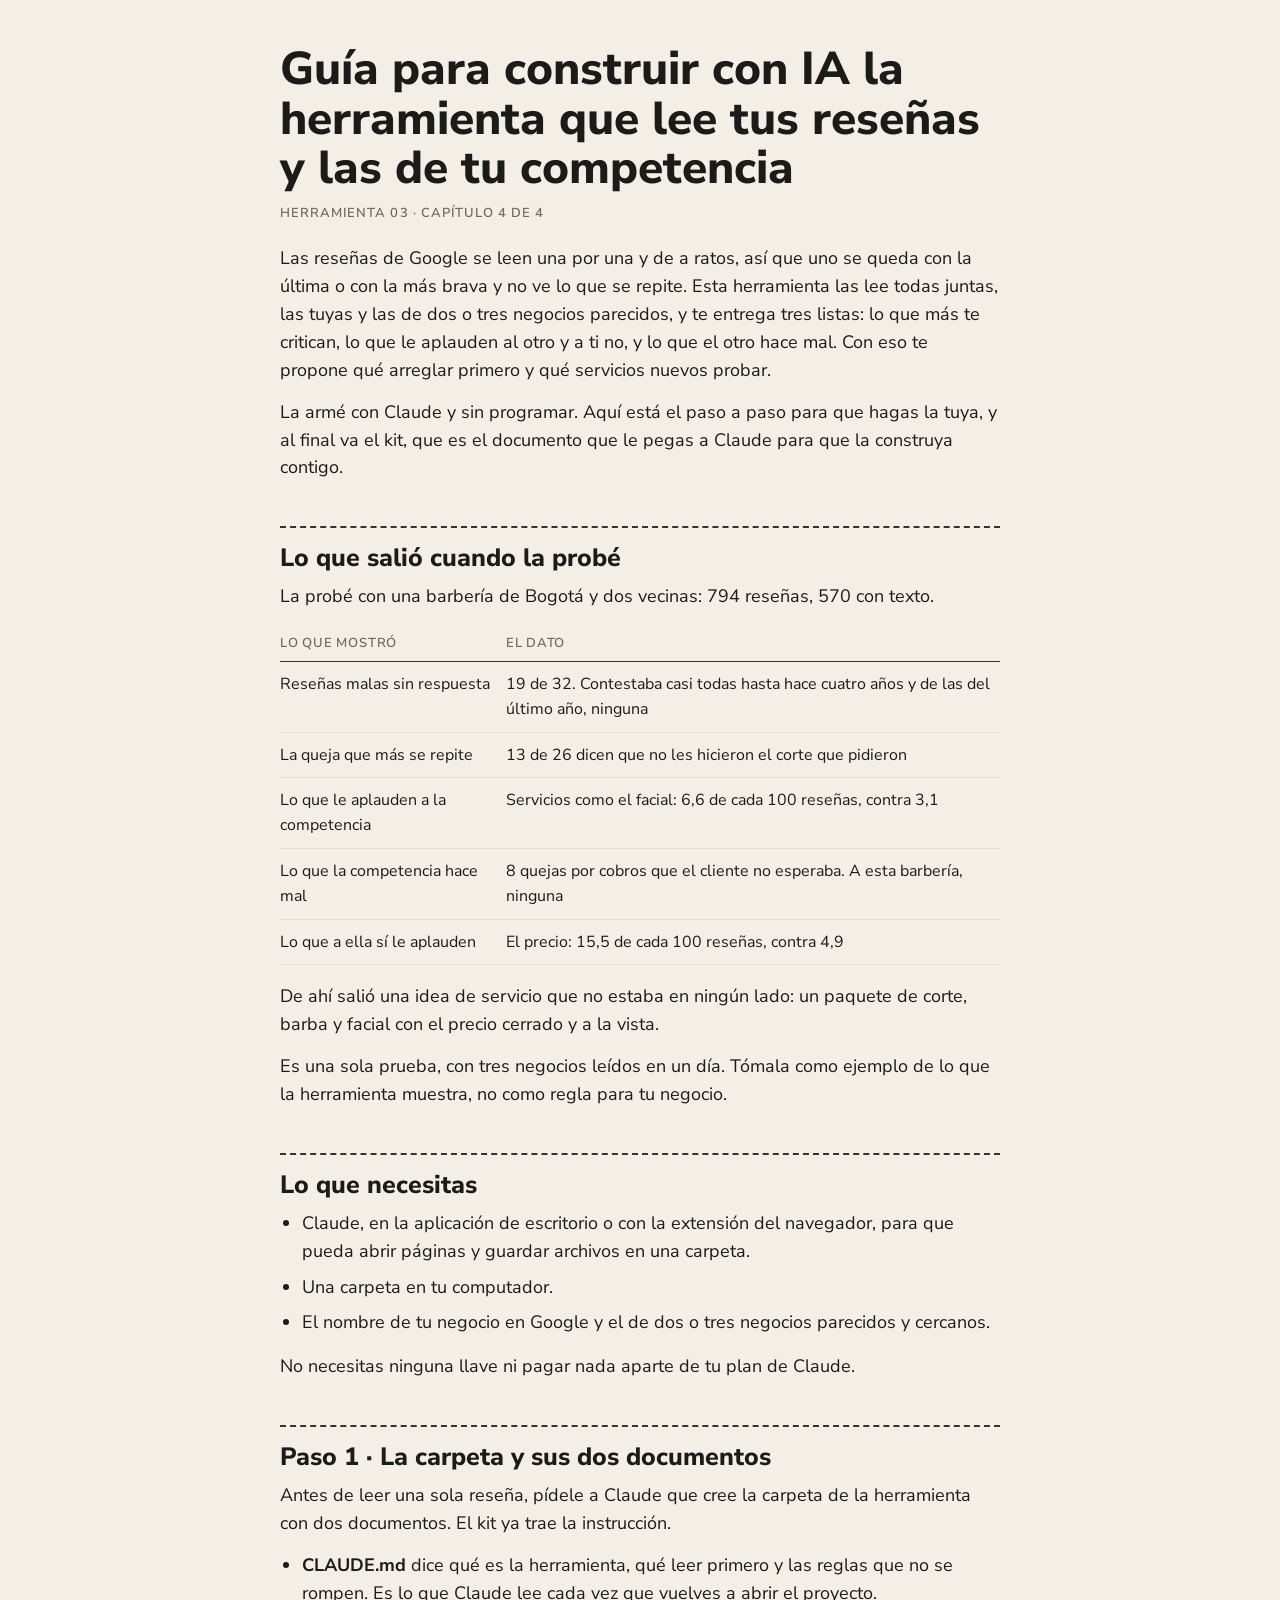
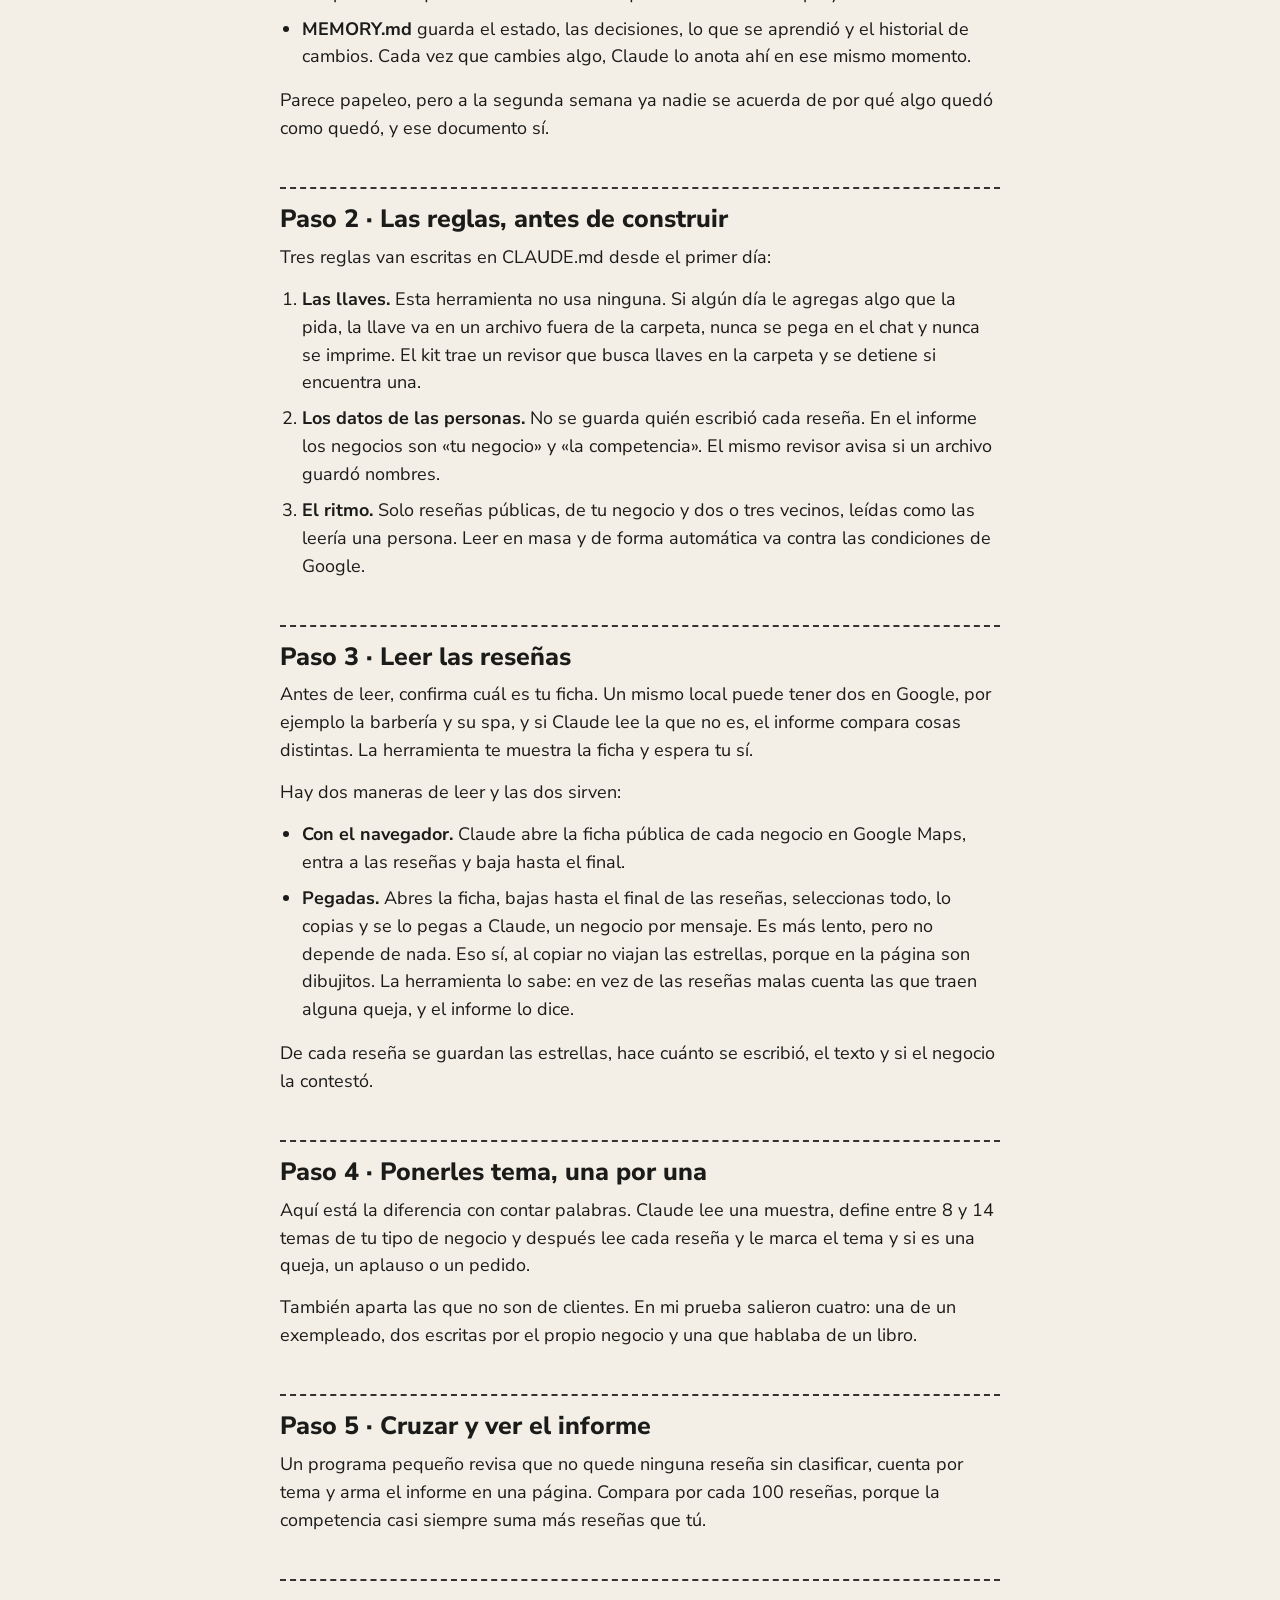
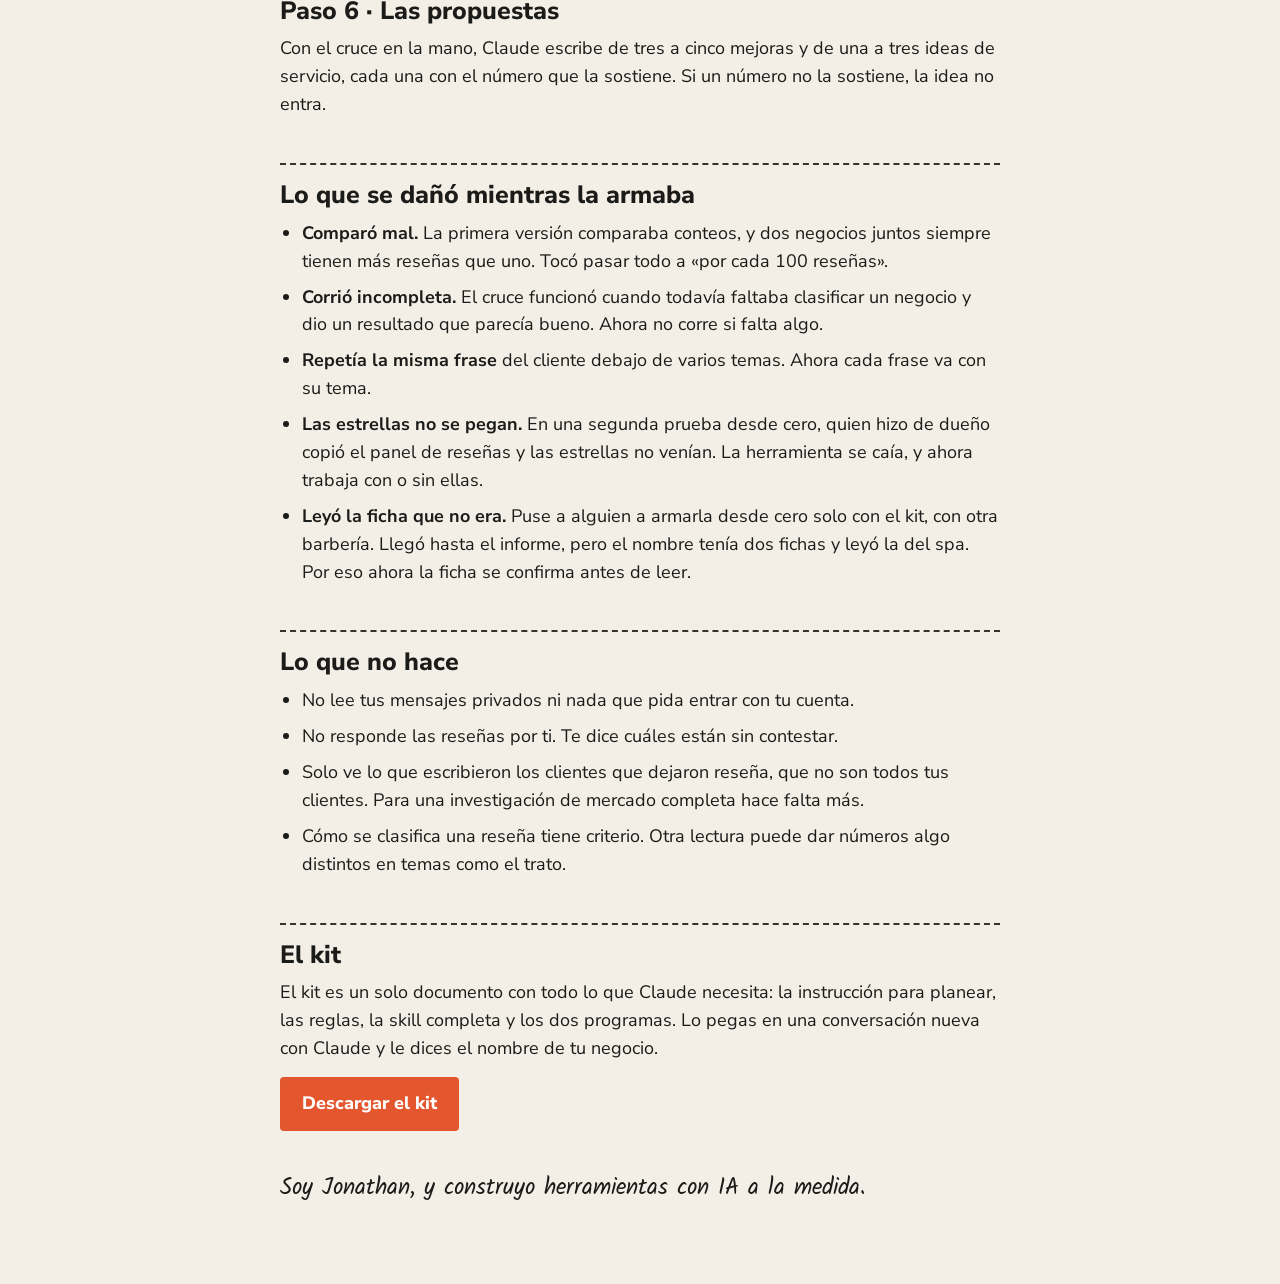
<file: docs/lo-que-dicen-tus-resenas/index.html>
<!doctype html>
<html lang="es"><head><meta charset="utf-8"><meta name="viewport" content="width=device-width, initial-scale=1">
<title>Guía · La herramienta que lee tus reseñas</title>
<link rel="preconnect" href="https://fonts.googleapis.com">
<link href="https://fonts.googleapis.com/css2?family=Graduate&family=Kalam:wght@400;700&family=Nunito+Sans:wght@400;600;800&display=swap" rel="stylesheet">
<style>
:root{--papel:#F3EFE6;--tinta:#1B1B19;--carbon:#34332F;--gris:#6E6A61;--lino:#E8E0CF;--tomate:#E4572E}
*{box-sizing:border-box}
body{margin:0;background:var(--papel);color:var(--tinta);font-family:"Avenir Next","Nunito Sans",system-ui,sans-serif;font-size:18px;line-height:1.55}
main{max-width:760px;margin:0 auto;padding:44px 20px 64px}
h1{font-weight:800;font-size:clamp(30px,5.2vw,46px);line-height:1.08;margin:0 0 10px}
h2{font-weight:800;font-size:25px;line-height:1.15;margin:44px 0 10px;padding-top:16px;border-top:2px dashed var(--carbon)}
.etq{font-weight:600;font-size:13px;letter-spacing:.08em;text-transform:uppercase;color:var(--gris);margin:0 0 22px}
p{margin:0 0 14px}
ul,ol{margin:0 0 16px;padding-left:22px}
li{margin-bottom:8px}
table{width:100%;border-collapse:collapse;margin:8px 0 18px;font-size:16px}
th{text-align:left;font-weight:600;color:var(--gris);font-size:13px;letter-spacing:.06em;text-transform:uppercase;padding:8px 10px 8px 0;border-bottom:1px solid var(--carbon)}
td{padding:10px 10px 10px 0;border-bottom:1px solid var(--lino);vertical-align:top}
code{font-family:ui-monospace,Menlo,monospace;font-size:.88em;background:var(--lino);padding:1px 5px;border-radius:3px}
.boton{display:inline-block;background:var(--tomate);color:#fff;font-weight:800;text-decoration:none;padding:13px 22px;border-radius:4px}
.firma{font-family:"Kalam",cursive;font-size:23px;margin-top:40px}
@media (max-width:560px){table{font-size:15px}}
</style></head><body><main>
<h1>Guía para construir con IA la herramienta que lee tus reseñas y las de tu competencia</h1>
<p class="etq">Herramienta 03 · Capítulo 4 de 4</p>
<p>Las reseñas de Google se leen una por una y de a ratos, así que uno se queda con la última o con la más brava y no ve lo que se repite. Esta herramienta las lee todas juntas, las tuyas y las de dos o tres negocios parecidos, y te entrega tres listas: lo que más te critican, lo que le aplauden al otro y a ti no, y lo que el otro hace mal. Con eso te propone qué arreglar primero y qué servicios nuevos probar.</p>
<p>La armé con Claude y sin programar. Aquí está el paso a paso para que hagas la tuya, y al final va el kit, que es el documento que le pegas a Claude para que la construya contigo.</p>
<h2>Lo que salió cuando la probé</h2>
<p>La probé con una barbería de Bogotá y dos vecinas: 794 reseñas, 570 con texto.</p>
<table><thead><tr><th>Lo que mostró</th><th>El dato</th></tr></thead><tbody><tr><td>Reseñas malas sin respuesta</td><td>19 de 32. Contestaba casi todas hasta hace cuatro años y de las del último año, ninguna</td></tr><tr><td>La queja que más se repite</td><td>13 de 26 dicen que no les hicieron el corte que pidieron</td></tr><tr><td>Lo que le aplauden a la competencia</td><td>Servicios como el facial: 6,6 de cada 100 reseñas, contra 3,1</td></tr><tr><td>Lo que la competencia hace mal</td><td>8 quejas por cobros que el cliente no esperaba. A esta barbería, ninguna</td></tr><tr><td>Lo que a ella sí le aplauden</td><td>El precio: 15,5 de cada 100 reseñas, contra 4,9</td></tr></tbody></table>
<p>De ahí salió una idea de servicio que no estaba en ningún lado: un paquete de corte, barba y facial con el precio cerrado y a la vista.</p>
<p>Es una sola prueba, con tres negocios leídos en un día. Tómala como ejemplo de lo que la herramienta muestra, no como regla para tu negocio.</p>
<h2>Lo que necesitas</h2>
<ul><li>Claude, en la aplicación de escritorio o con la extensión del navegador, para que pueda abrir páginas y guardar archivos en una carpeta.</li><li>Una carpeta en tu computador.</li><li>El nombre de tu negocio en Google y el de dos o tres negocios parecidos y cercanos.</li></ul>
<p>No necesitas ninguna llave ni pagar nada aparte de tu plan de Claude.</p>
<h2>Paso 1 · La carpeta y sus dos documentos</h2>
<p>Antes de leer una sola reseña, pídele a Claude que cree la carpeta de la herramienta con dos documentos. El kit ya trae la instrucción.</p>
<ul><li><strong>CLAUDE.md</strong> dice qué es la herramienta, qué leer primero y las reglas que no se rompen. Es lo que Claude lee cada vez que vuelves a abrir el proyecto.</li><li><strong>MEMORY.md</strong> guarda el estado, las decisiones, lo que se aprendió y el historial de cambios. Cada vez que cambies algo, Claude lo anota ahí en ese mismo momento.</li></ul>
<p>Parece papeleo, pero a la segunda semana ya nadie se acuerda de por qué algo quedó como quedó, y ese documento sí.</p>
<h2>Paso 2 · Las reglas, antes de construir</h2>
<p>Tres reglas van escritas en CLAUDE.md desde el primer día:</p>
<ol><li><strong>Las llaves.</strong> Esta herramienta no usa ninguna. Si algún día le agregas algo que la pida, la llave va en un archivo fuera de la carpeta, nunca se pega en el chat y nunca se imprime. El kit trae un revisor que busca llaves en la carpeta y se detiene si encuentra una.</li><li><strong>Los datos de las personas.</strong> No se guarda quién escribió cada reseña. En el informe los negocios son «tu negocio» y «la competencia». El mismo revisor avisa si un archivo guardó nombres.</li><li><strong>El ritmo.</strong> Solo reseñas públicas, de tu negocio y dos o tres vecinos, leídas como las leería una persona. Leer en masa y de forma automática va contra las condiciones de Google.</li></ol>
<h2>Paso 3 · Leer las reseñas</h2>
<p>Antes de leer, confirma cuál es tu ficha. Un mismo local puede tener dos en Google, por ejemplo la barbería y su spa, y si Claude lee la que no es, el informe compara cosas distintas. La herramienta te muestra la ficha y espera tu sí.</p>
<p>Hay dos maneras de leer y las dos sirven:</p>
<ul><li><strong>Con el navegador.</strong> Claude abre la ficha pública de cada negocio en Google Maps, entra a las reseñas y baja hasta el final.</li><li><strong>Pegadas.</strong> Abres la ficha, bajas hasta el final de las reseñas, seleccionas todo, lo copias y se lo pegas a Claude, un negocio por mensaje. Es más lento, pero no depende de nada. Eso sí, al copiar no viajan las estrellas, porque en la página son dibujitos. La herramienta lo sabe: en vez de las reseñas malas cuenta las que traen alguna queja, y el informe lo dice.</li></ul>
<p>De cada reseña se guardan las estrellas, hace cuánto se escribió, el texto y si el negocio la contestó.</p>
<h2>Paso 4 · Ponerles tema, una por una</h2>
<p>Aquí está la diferencia con contar palabras. Claude lee una muestra, define entre 8 y 14 temas de tu tipo de negocio y después lee cada reseña y le marca el tema y si es una queja, un aplauso o un pedido.</p>
<p>También aparta las que no son de clientes. En mi prueba salieron cuatro: una de un exempleado, dos escritas por el propio negocio y una que hablaba de un libro.</p>
<h2>Paso 5 · Cruzar y ver el informe</h2>
<p>Un programa pequeño revisa que no quede ninguna reseña sin clasificar, cuenta por tema y arma el informe en una página. Compara por cada 100 reseñas, porque la competencia casi siempre suma más reseñas que tú.</p>
<h2>Paso 6 · Las propuestas</h2>
<p>Con el cruce en la mano, Claude escribe de tres a cinco mejoras y de una a tres ideas de servicio, cada una con el número que la sostiene. Si un número no la sostiene, la idea no entra.</p>
<h2>Lo que se dañó mientras la armaba</h2>
<ul><li><strong>Comparó mal.</strong> La primera versión comparaba conteos, y dos negocios juntos siempre tienen más reseñas que uno. Tocó pasar todo a «por cada 100 reseñas».</li><li><strong>Corrió incompleta.</strong> El cruce funcionó cuando todavía faltaba clasificar un negocio y dio un resultado que parecía bueno. Ahora no corre si falta algo.</li><li><strong>Repetía la misma frase</strong> del cliente debajo de varios temas. Ahora cada frase va con su tema.</li><li><strong>Las estrellas no se pegan.</strong> En una segunda prueba desde cero, quien hizo de dueño copió el panel de reseñas y las estrellas no venían. La herramienta se caía, y ahora trabaja con o sin ellas.</li><li><strong>Leyó la ficha que no era.</strong> Puse a alguien a armarla desde cero solo con el kit, con otra barbería. Llegó hasta el informe, pero el nombre tenía dos fichas y leyó la del spa. Por eso ahora la ficha se confirma antes de leer.</li></ul>
<h2>Lo que no hace</h2>
<ul><li>No lee tus mensajes privados ni nada que pida entrar con tu cuenta.</li><li>No responde las reseñas por ti. Te dice cuáles están sin contestar.</li><li>Solo ve lo que escribieron los clientes que dejaron reseña, que no son todos tus clientes. Para una investigación de mercado completa hace falta más.</li><li>Cómo se clasifica una reseña tiene criterio. Otra lectura puede dar números algo distintos en temas como el trato.</li></ul>
<h2>El kit</h2>
<p>El kit es un solo documento con todo lo que Claude necesita: la instrucción para planear, las reglas, la skill completa y los dos programas. Lo pegas en una conversación nueva con Claude y le dices el nombre de tu negocio.</p>
<p><a class="boton" href="kit-lector-de-resenas.md" download>Descargar el kit</a></p>
<p class="firma">Soy Jonathan, y construyo herramientas con IA a la medida.</p>
</main></body></html>
</file>
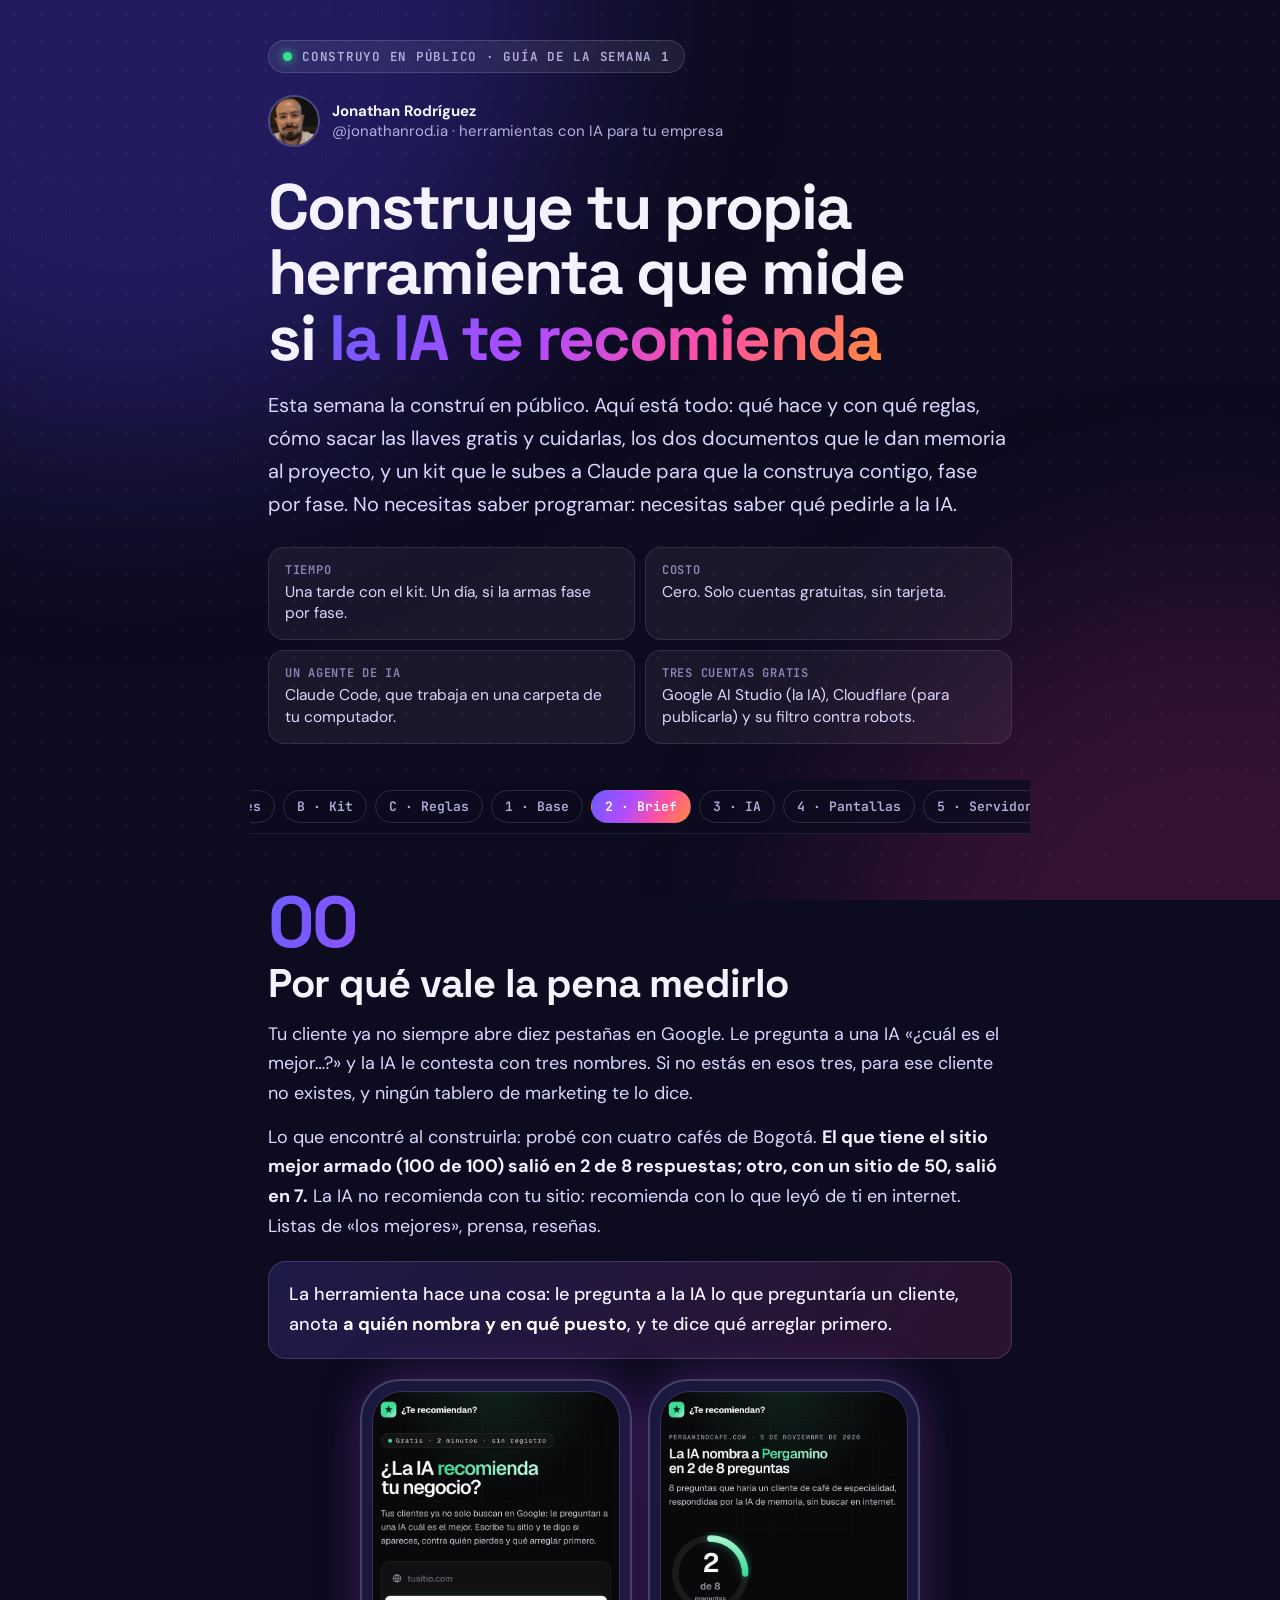
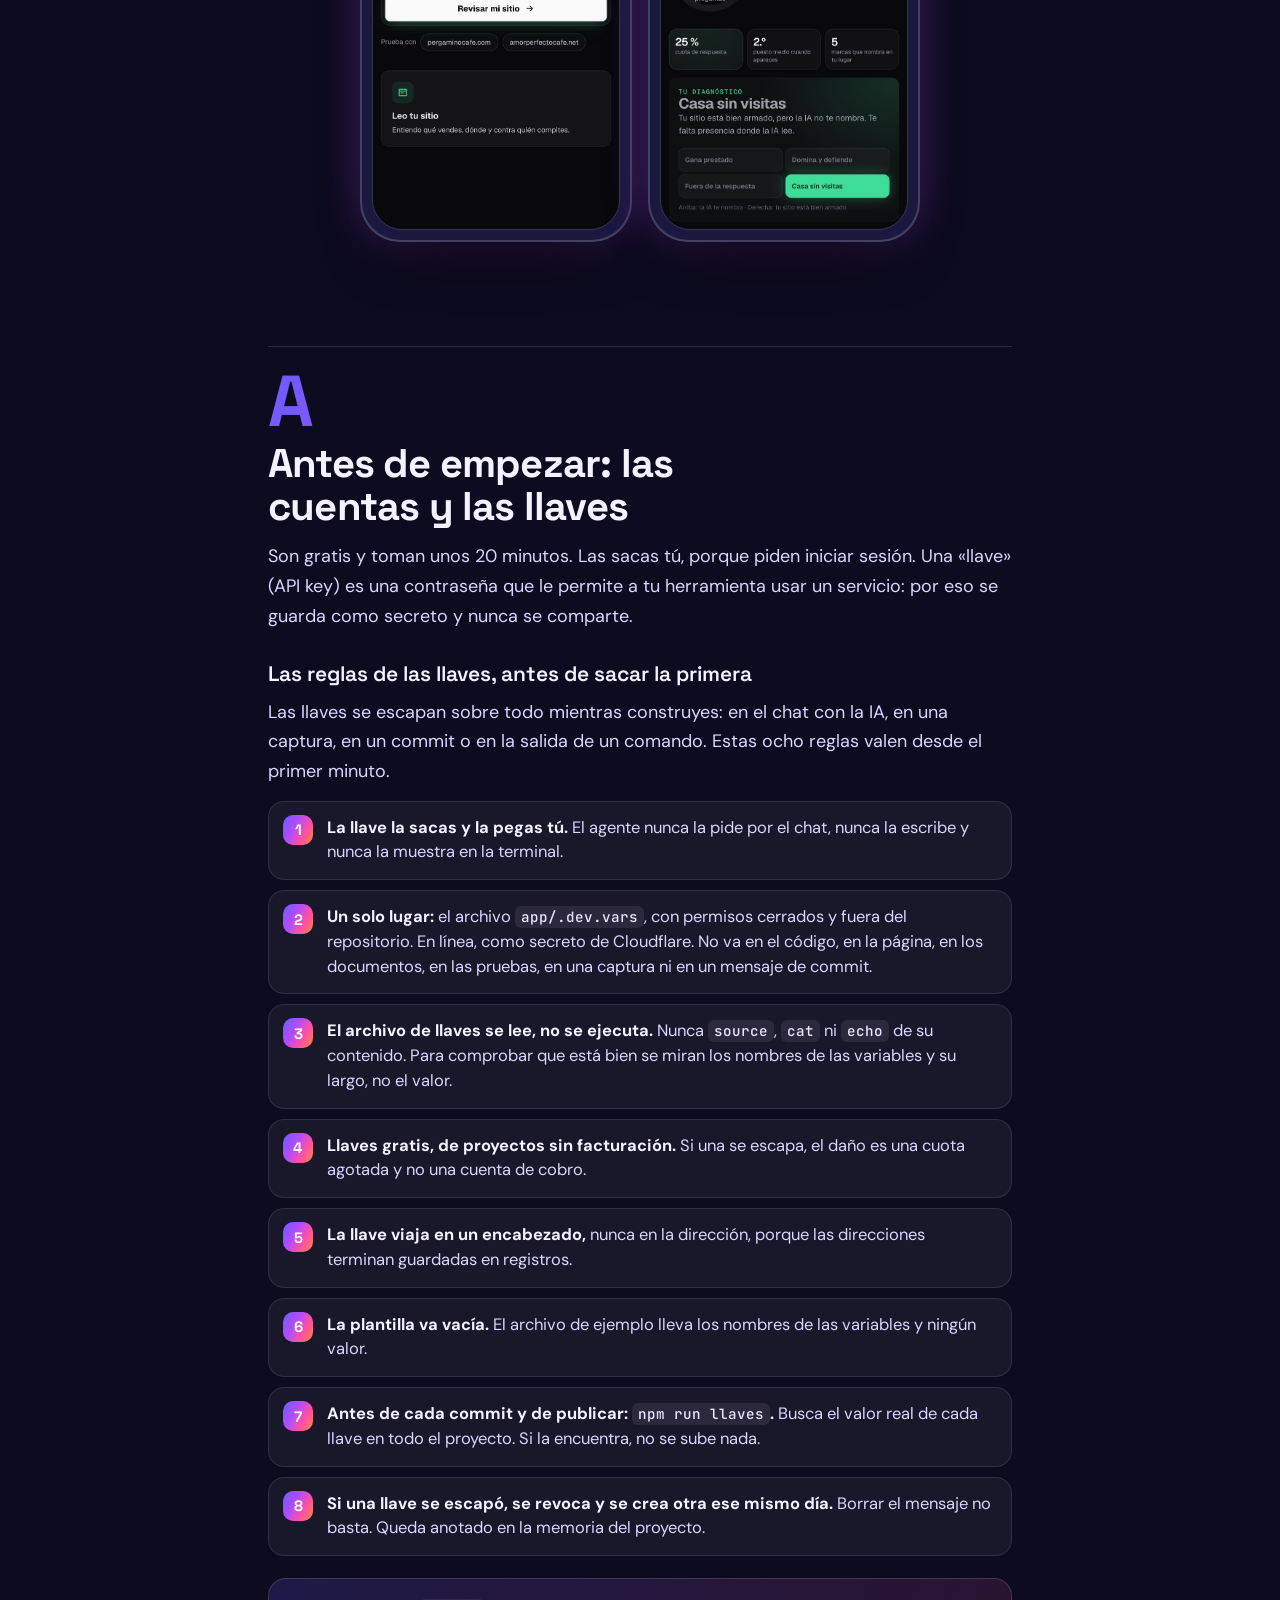
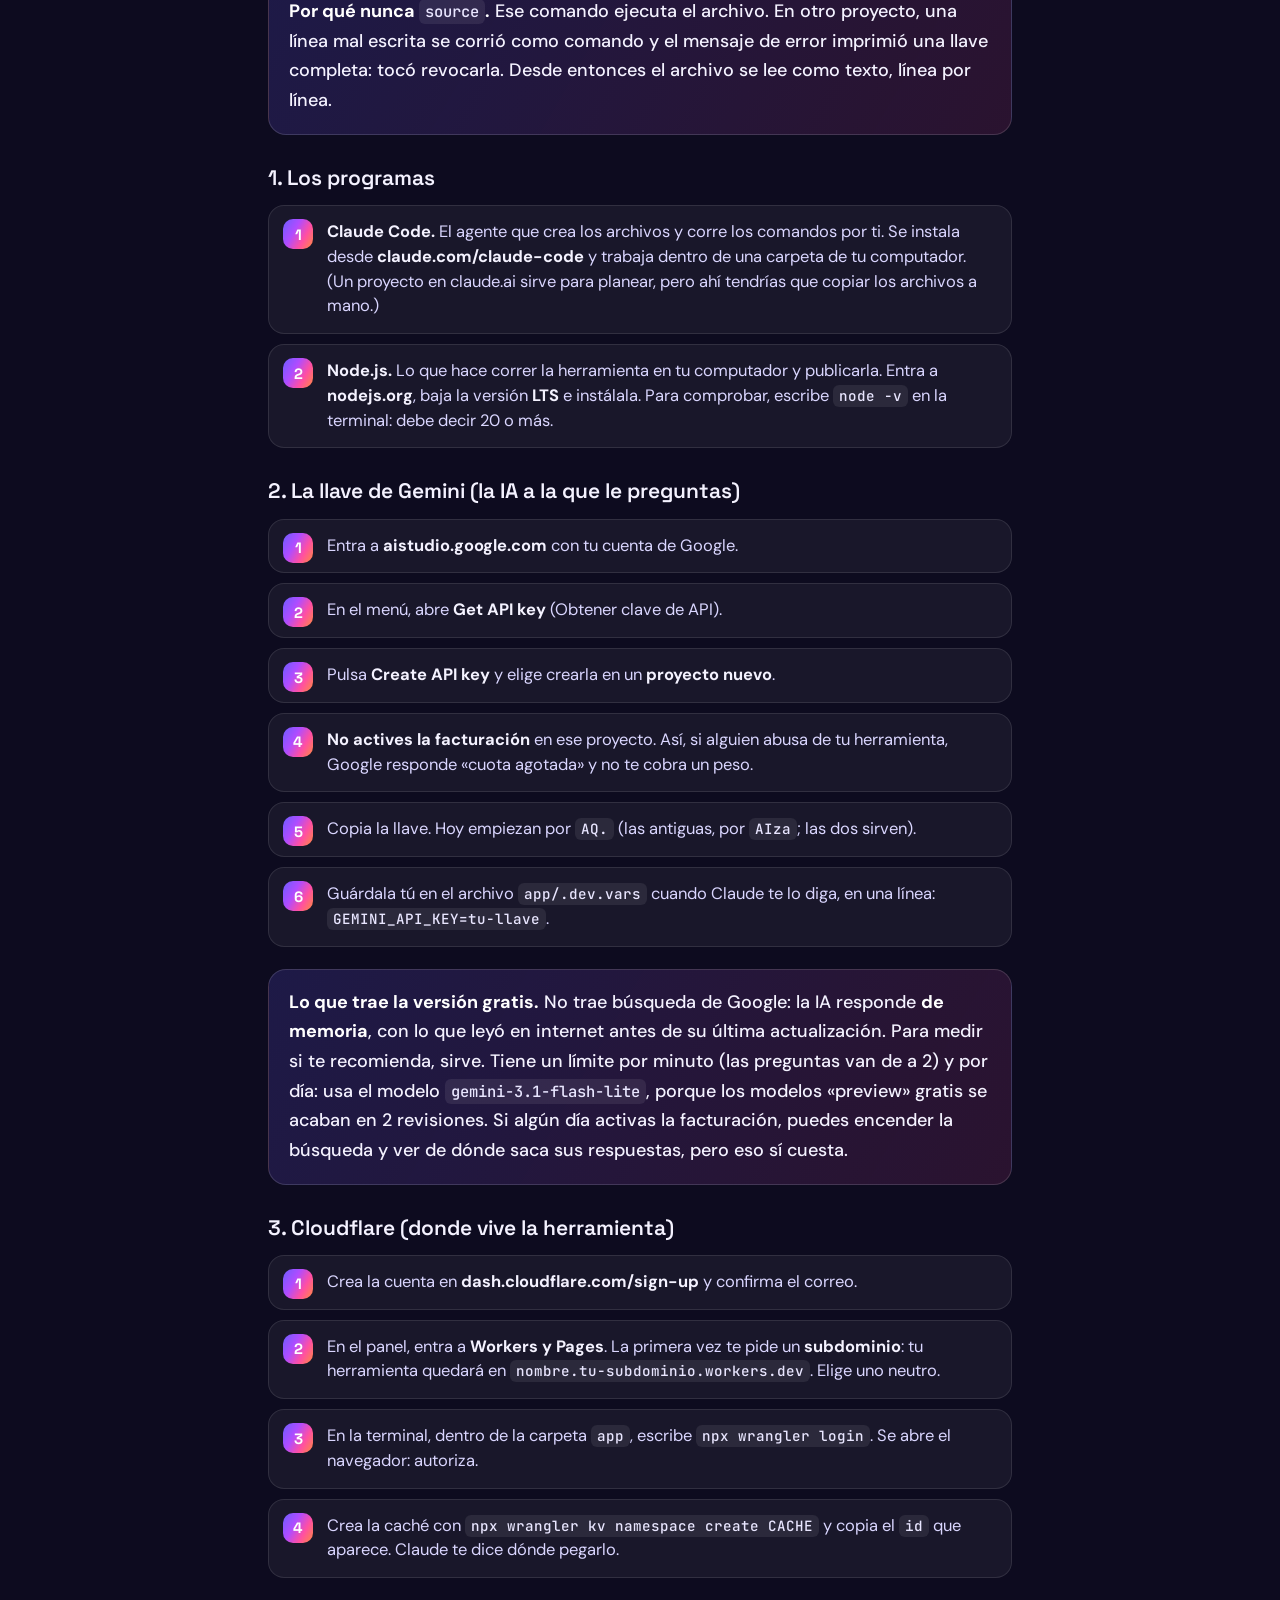
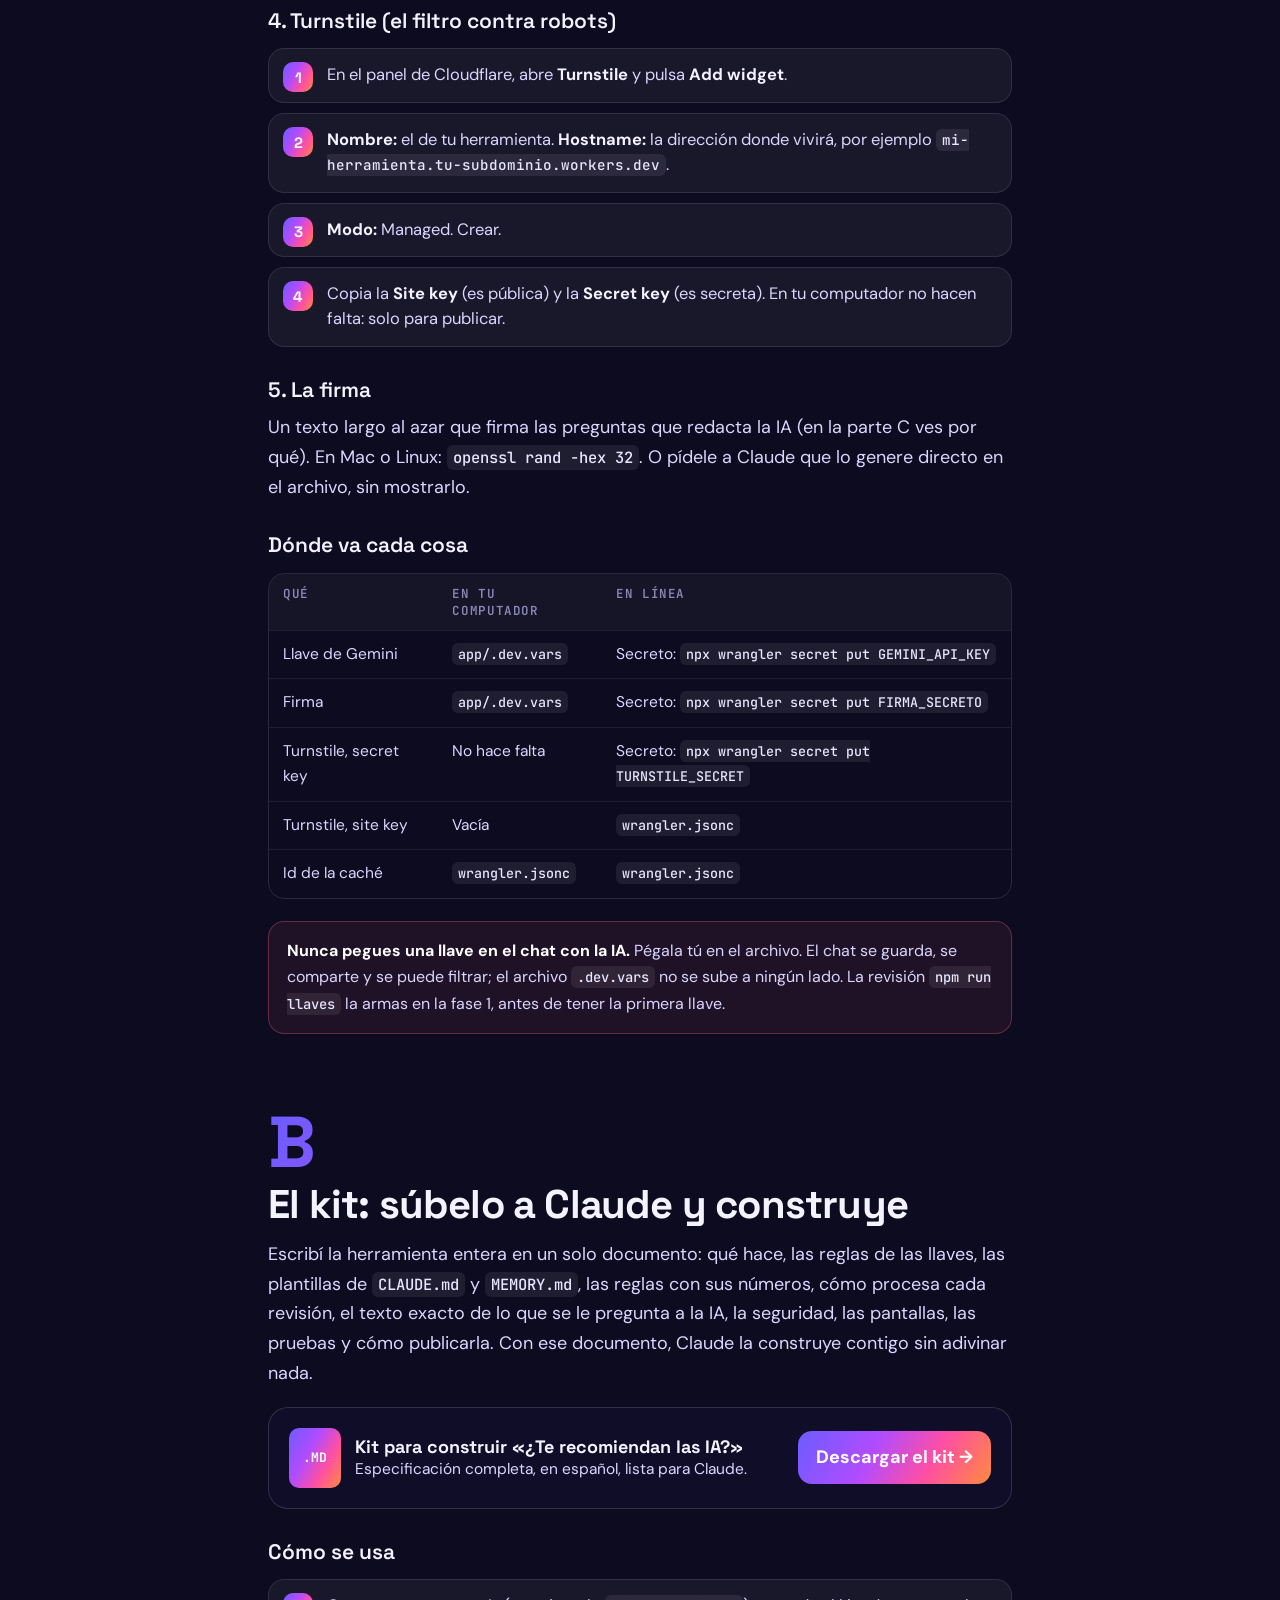
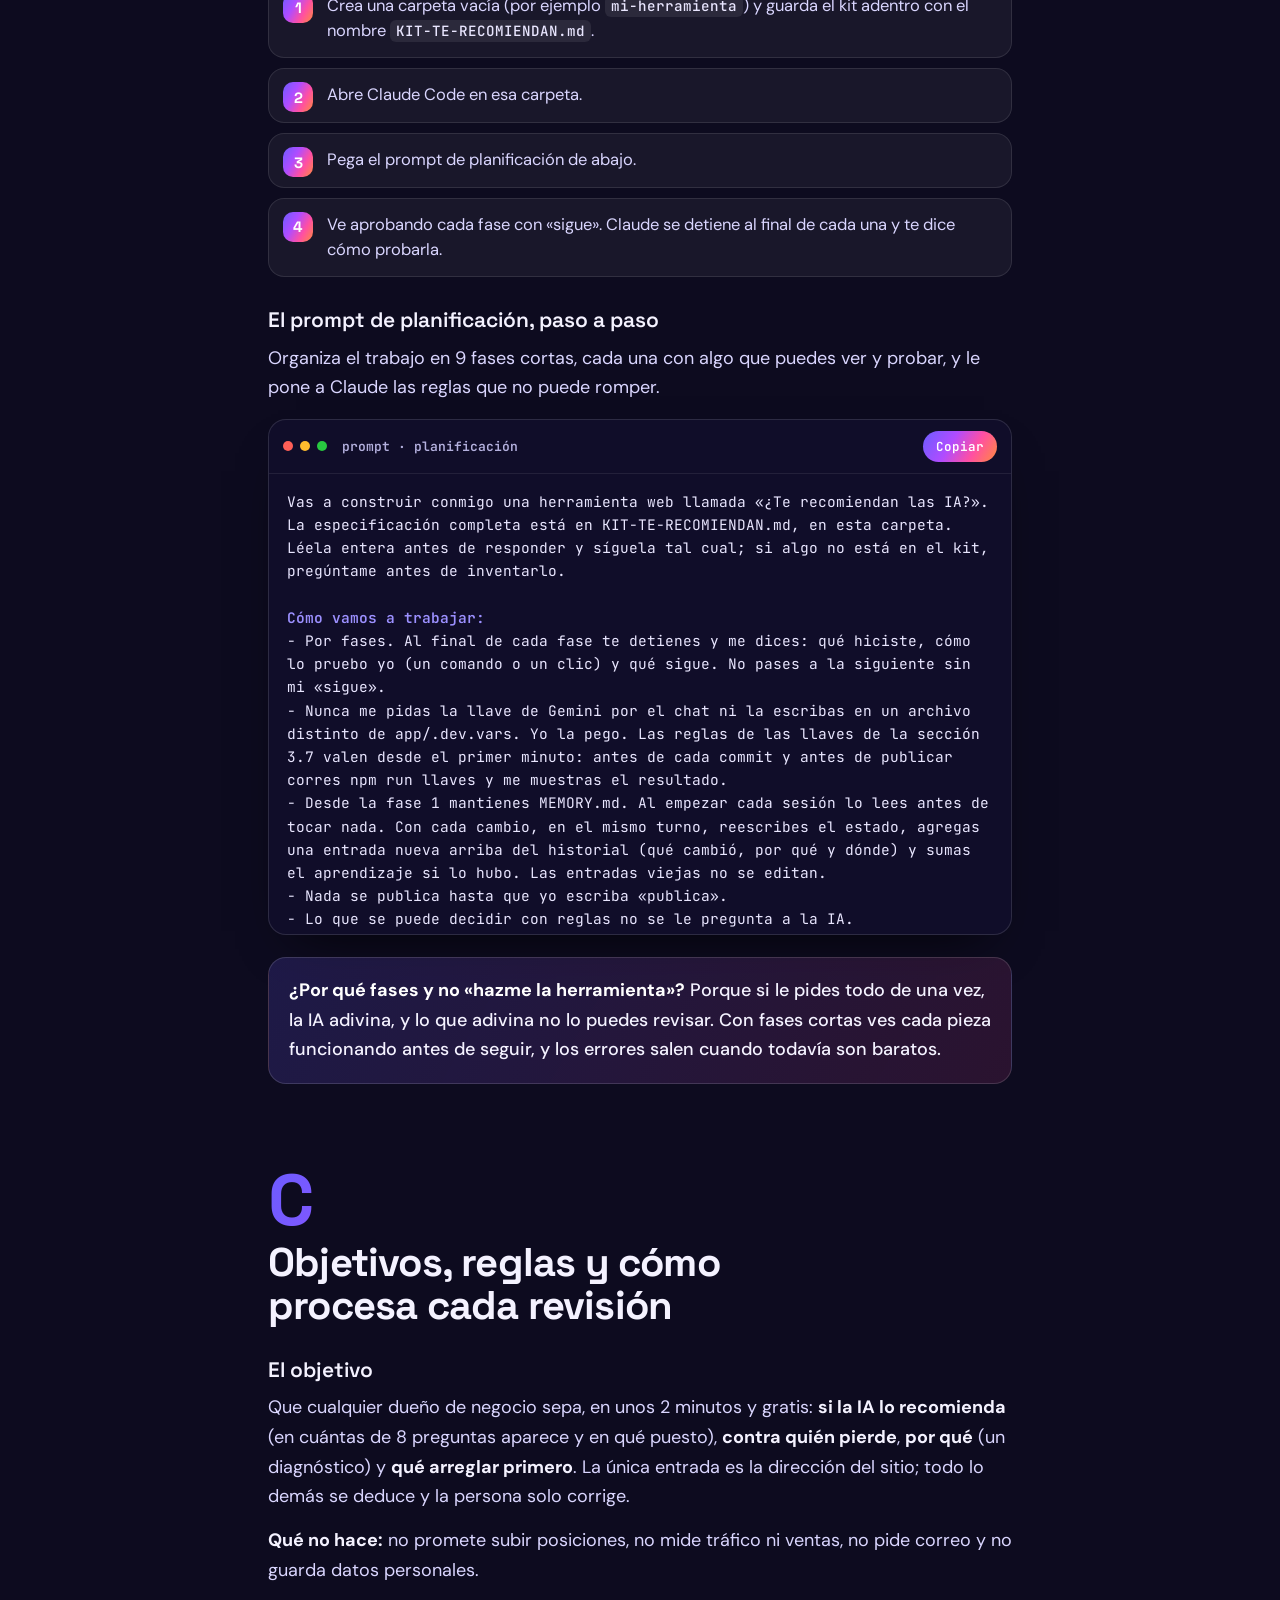
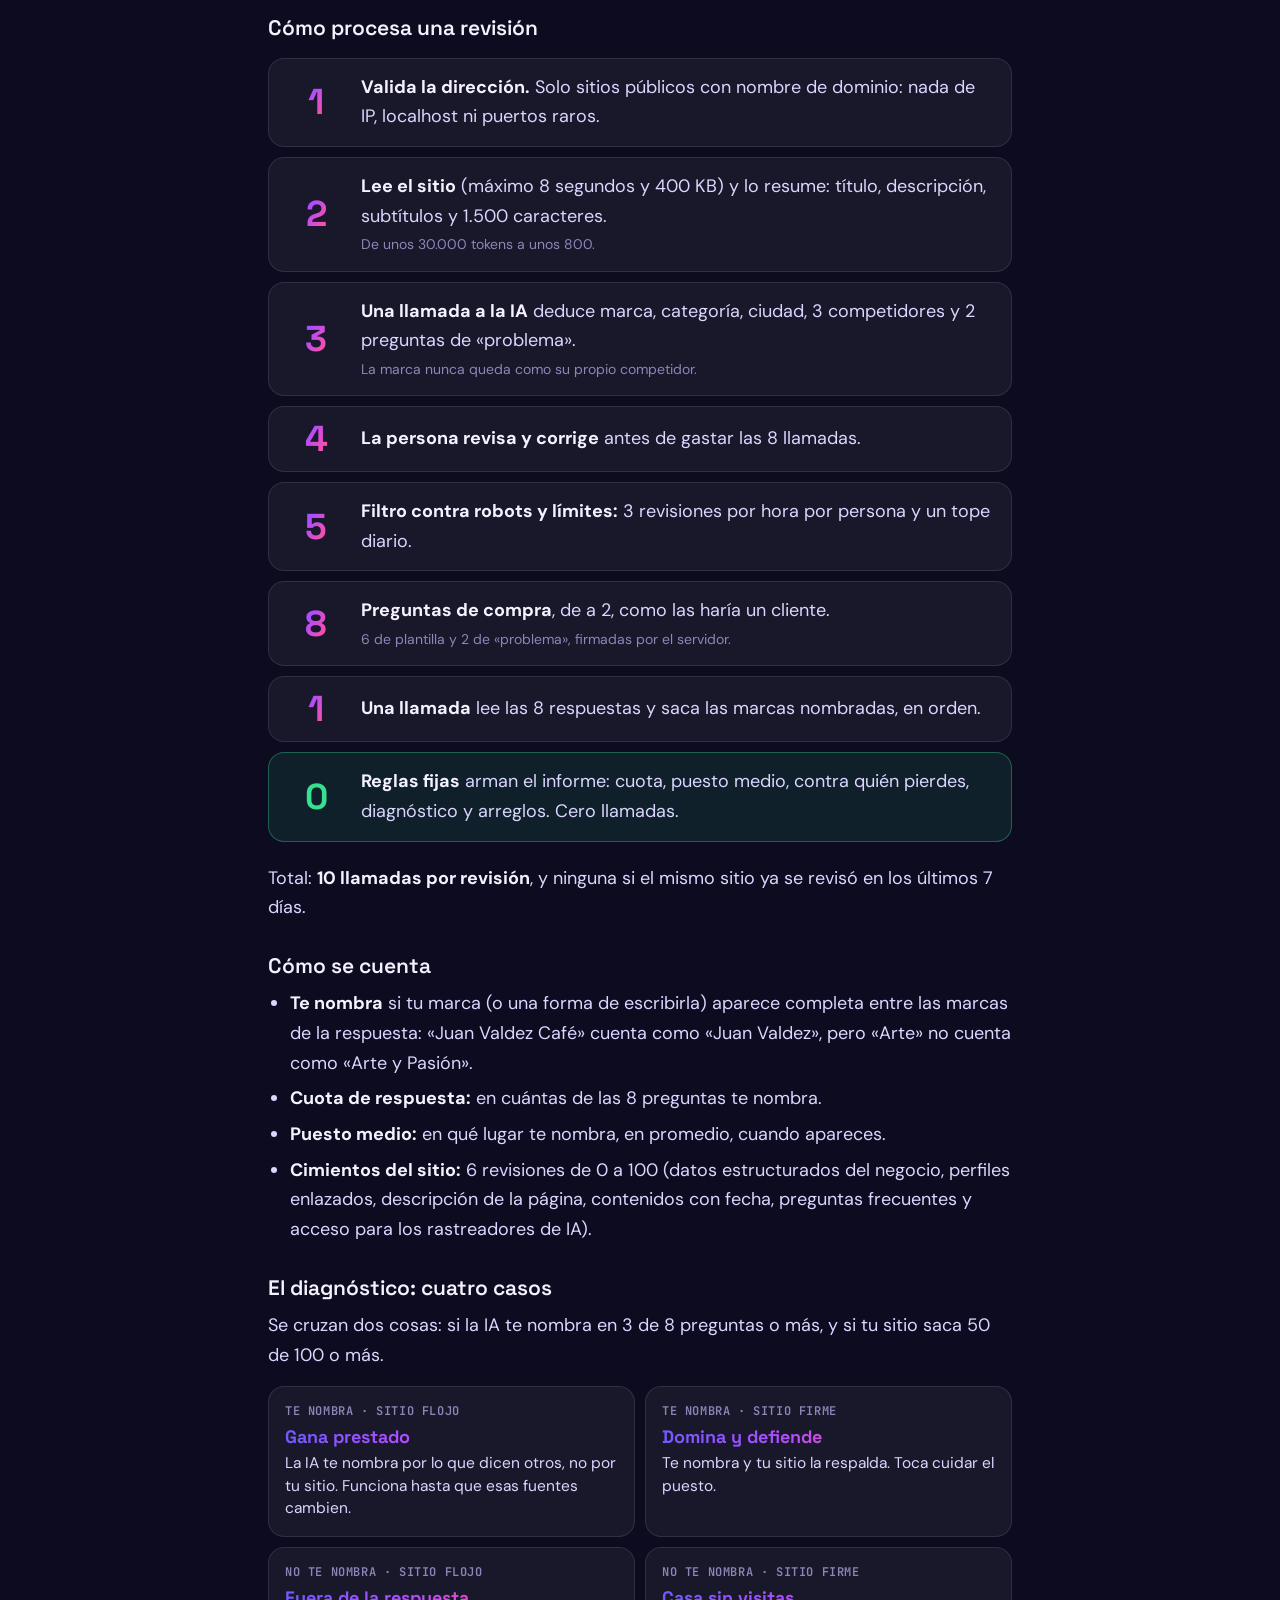
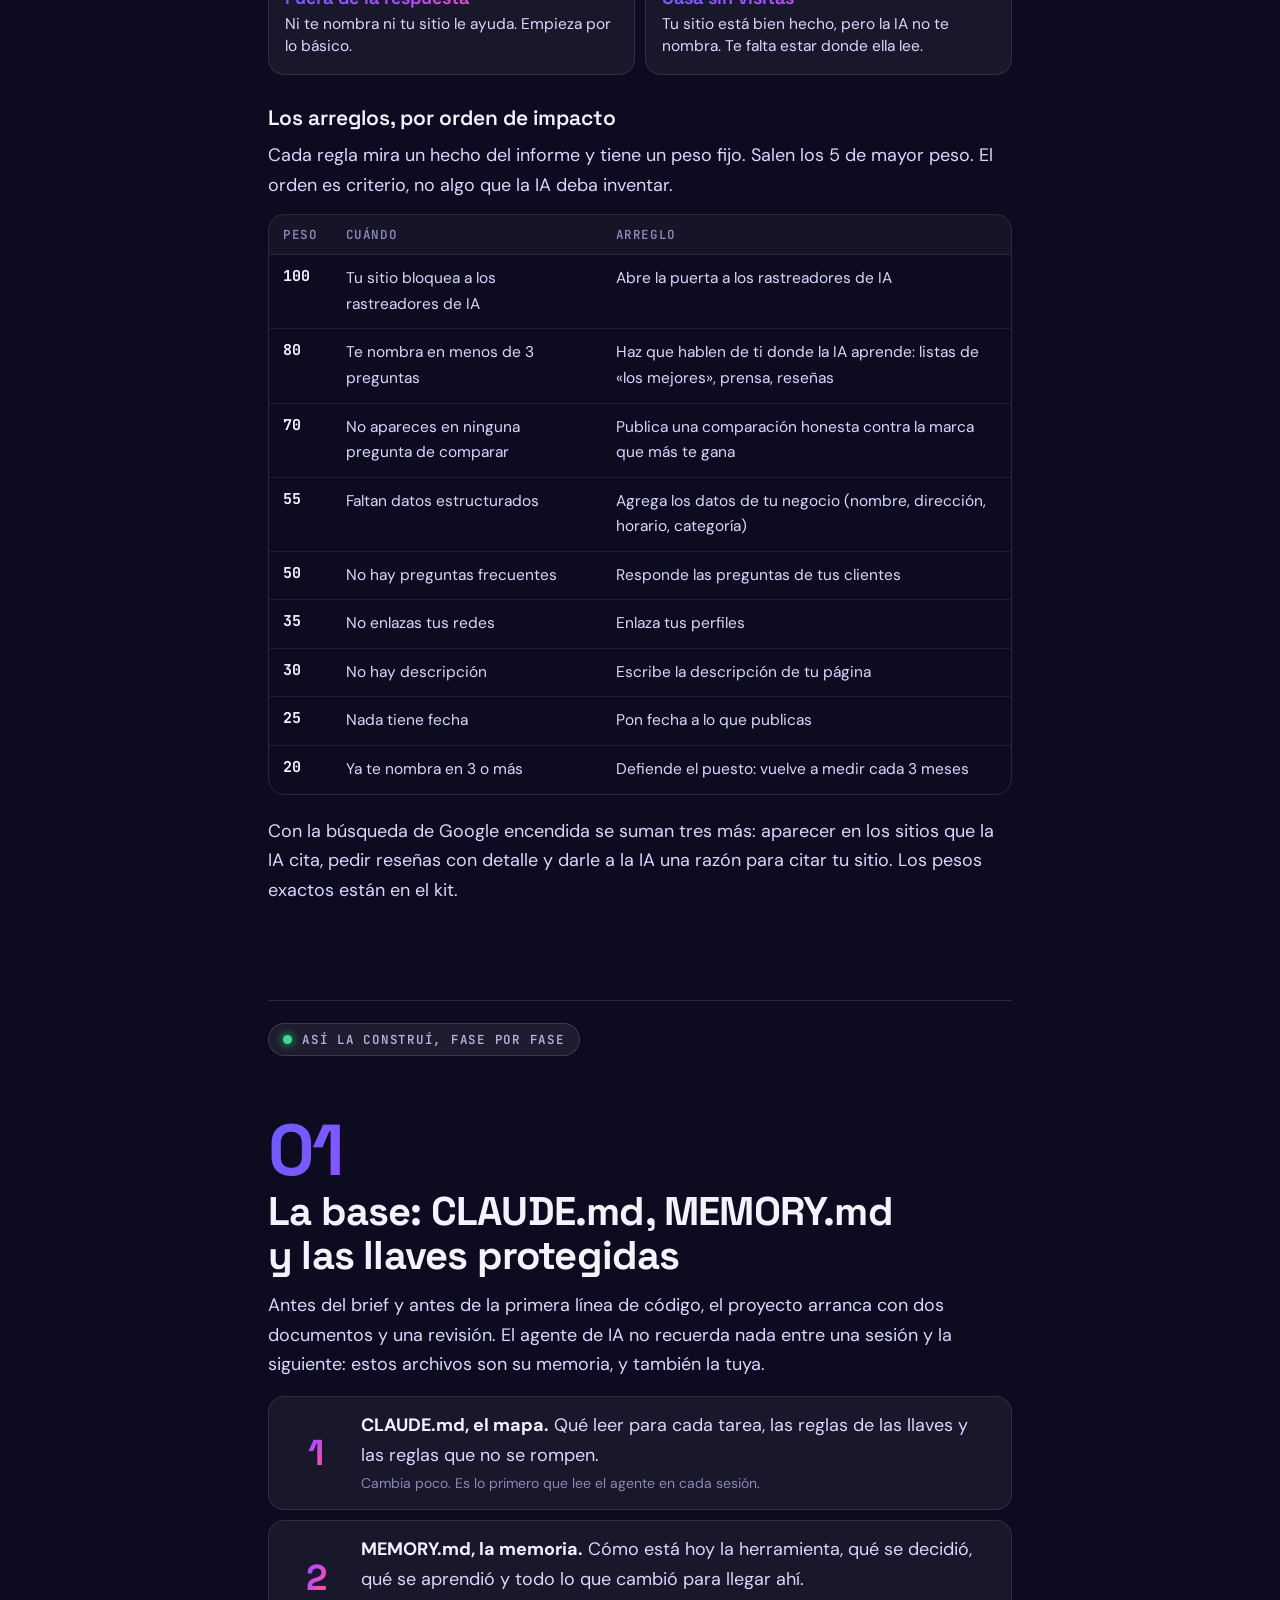
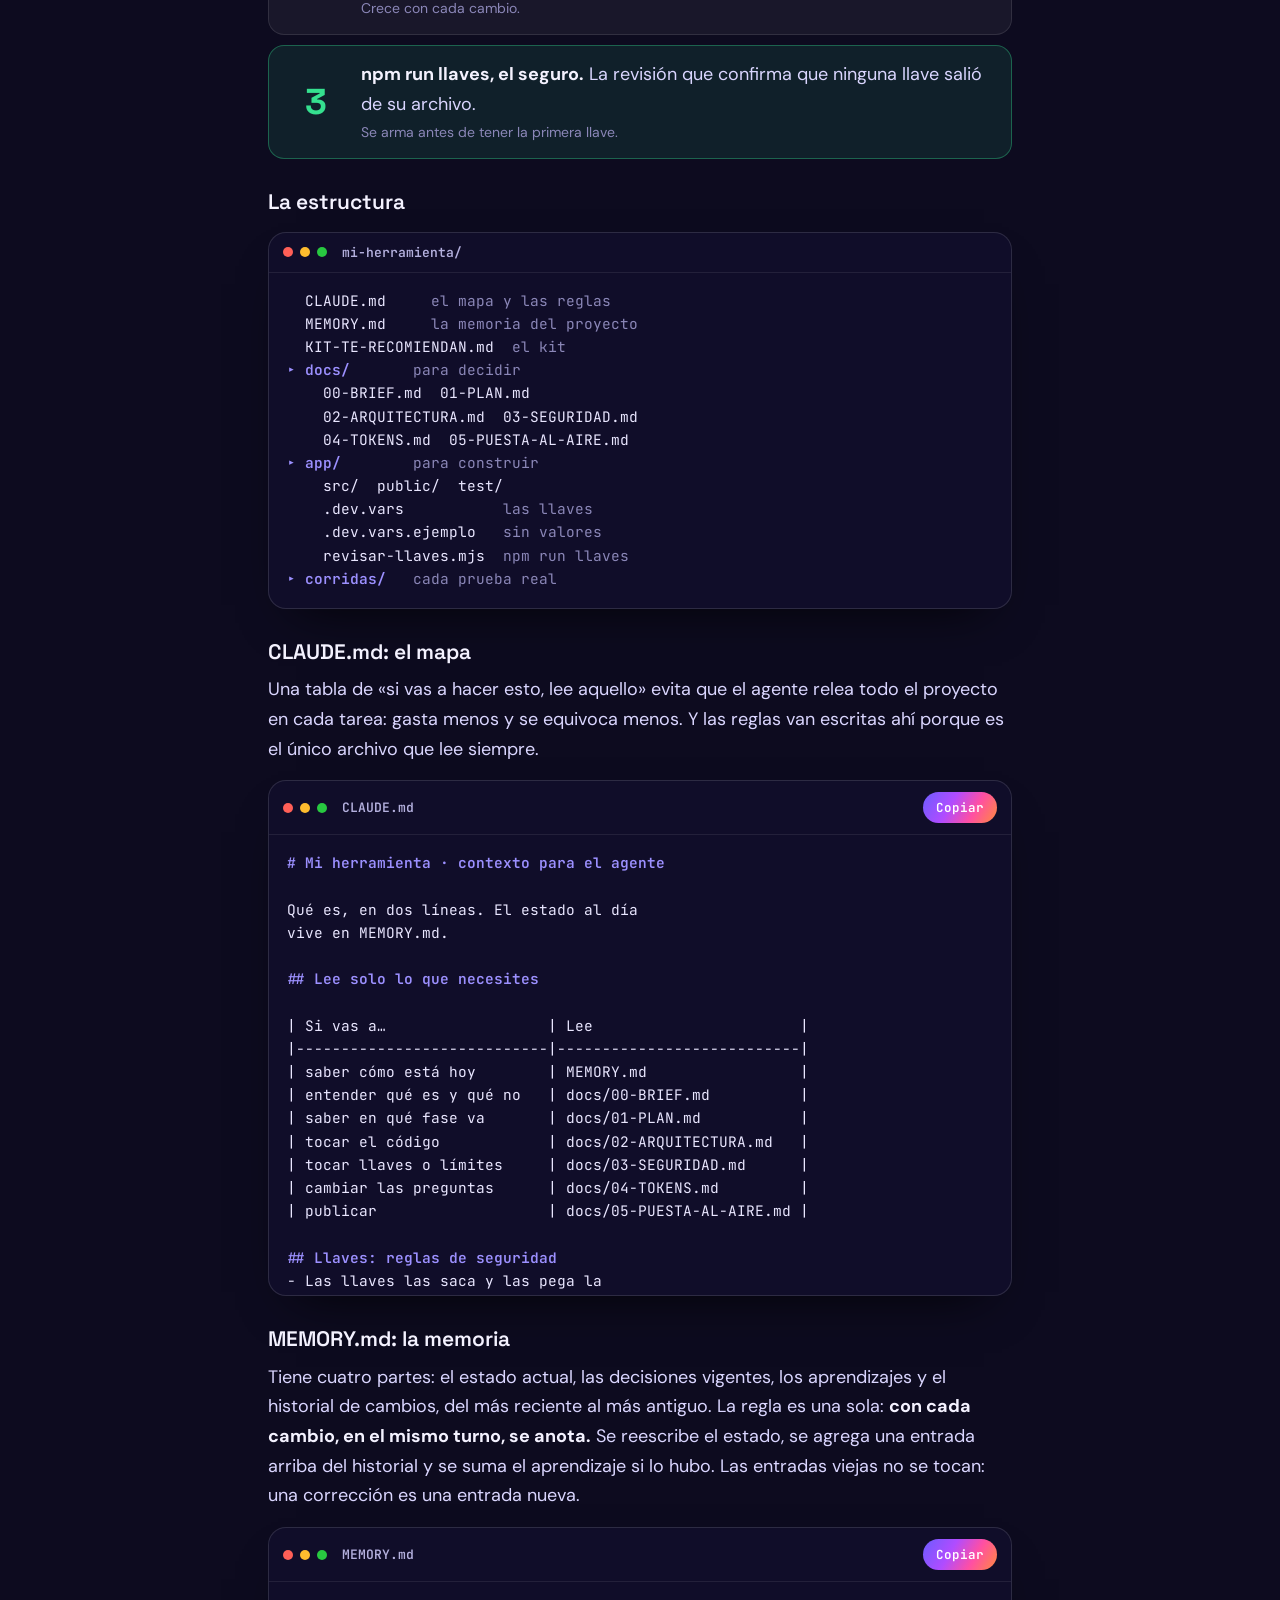
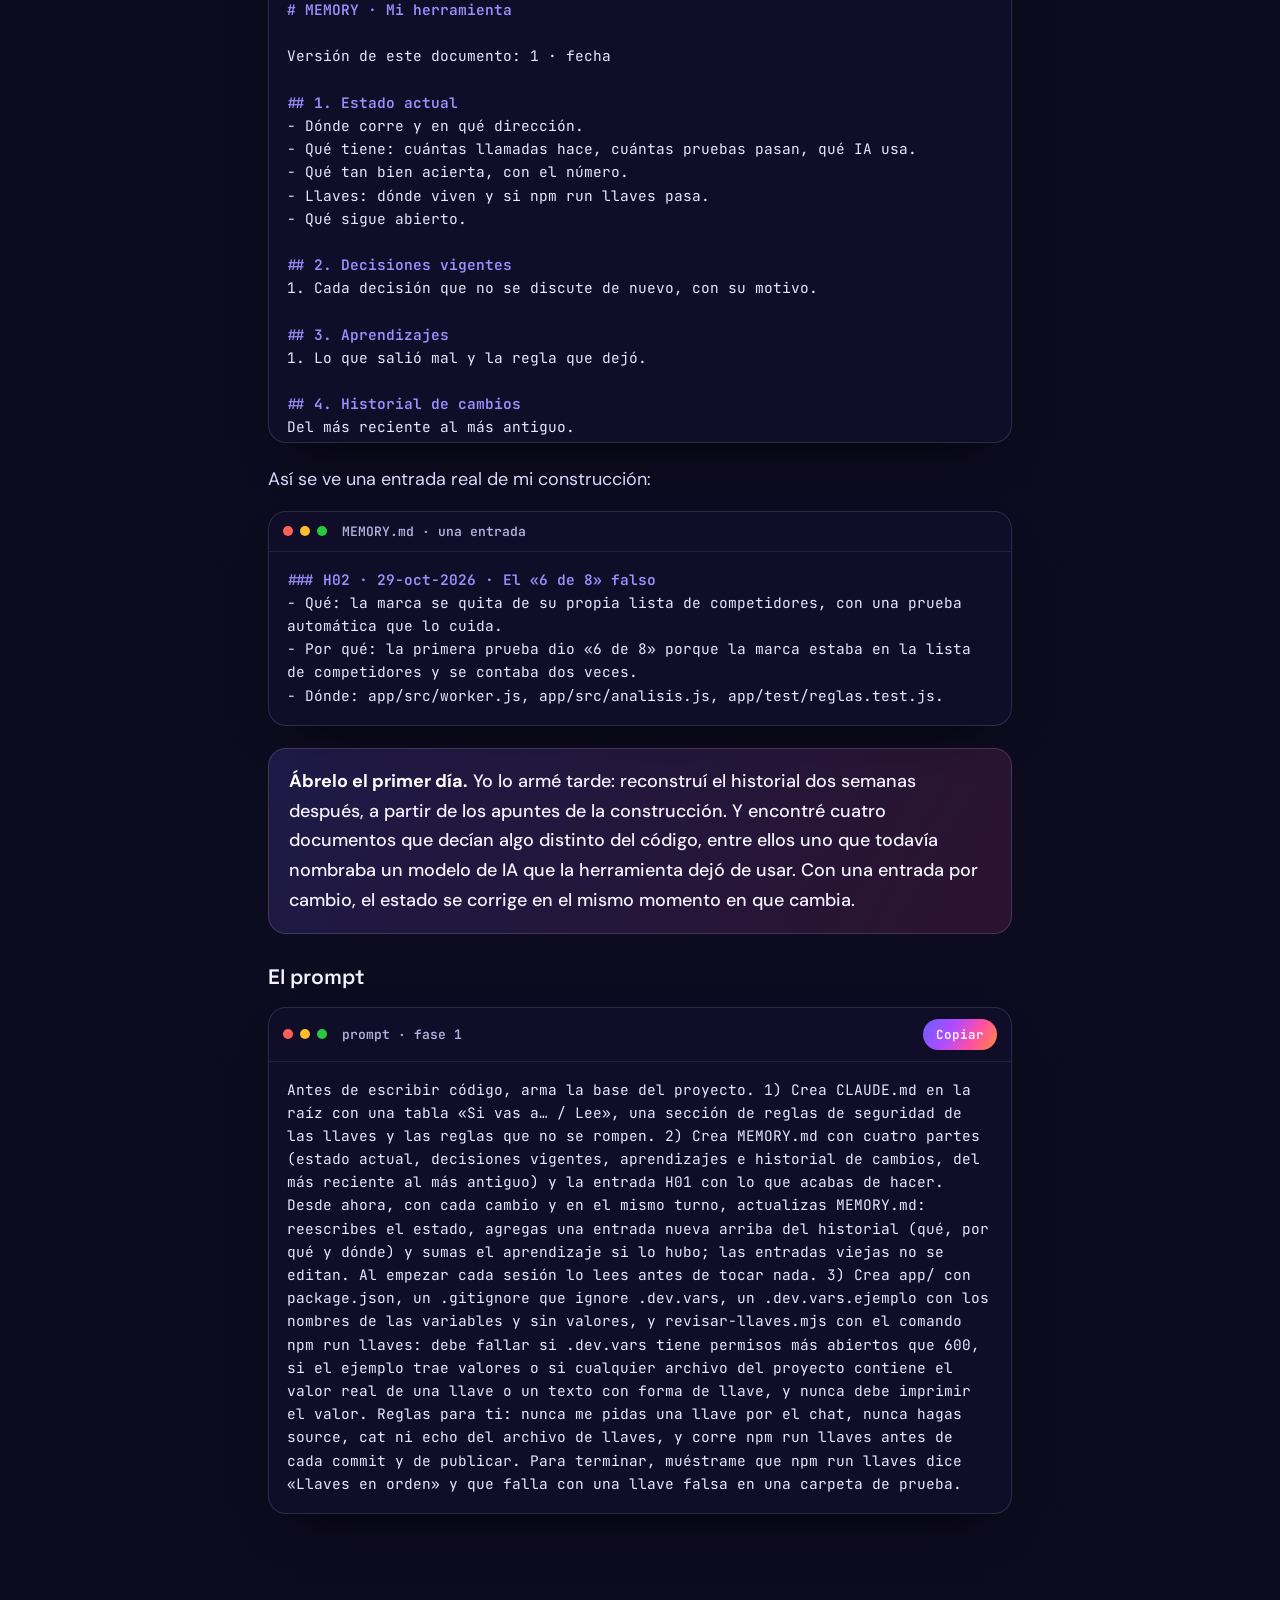
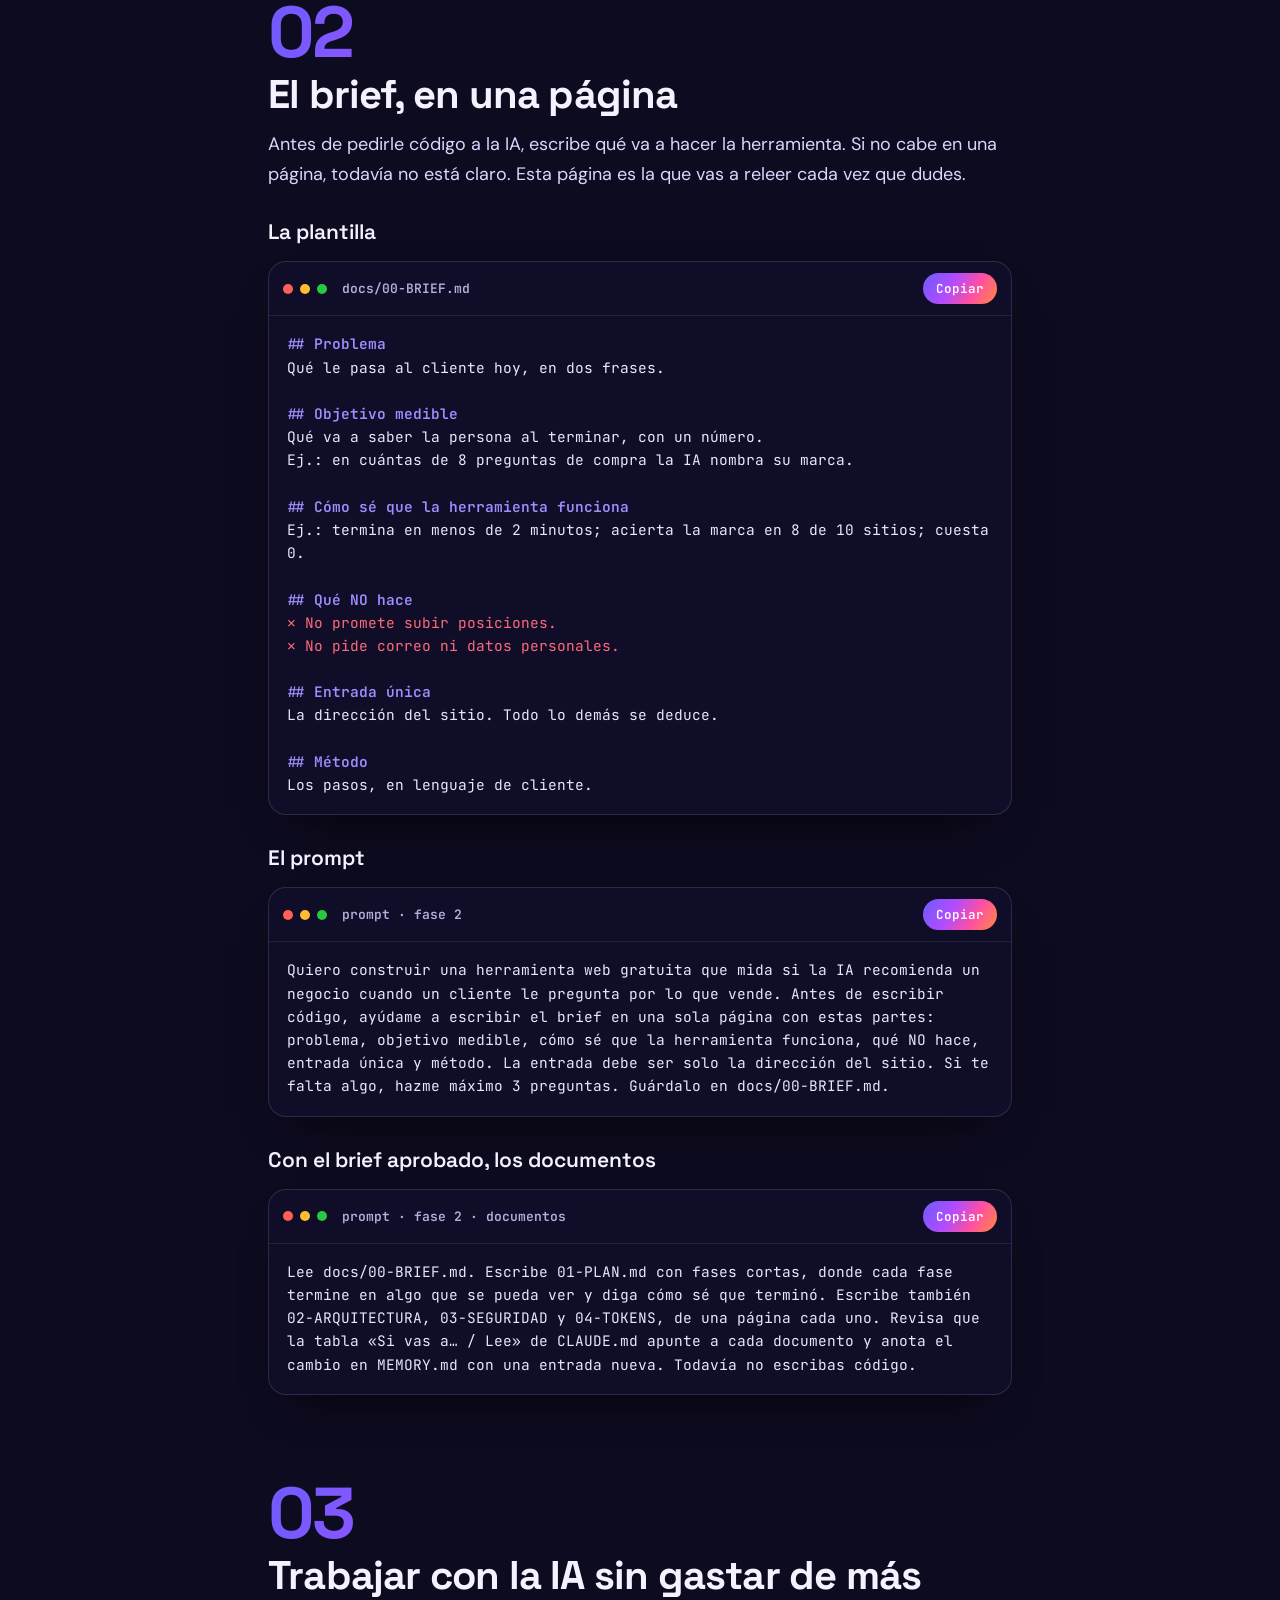
<file: docs/te-recomiendan/index.html>
<!doctype html>
<html lang="es">
<head>
<meta charset="utf-8">
<meta name="viewport" content="width=device-width, initial-scale=1, viewport-fit=cover">
<title>¿Te recomiendan las IA? · Guía para construir la tuya</title>
<meta name="description" content="Guía completa para construir tu propia herramienta que mide si la IA recomienda tu negocio: cómo sacar las llaves gratis, el kit para Claude con el prompt de planificación, las reglas, el procesamiento y la puesta en línea.">
<meta property="og:title" content="¿Te recomiendan las IA? · Construye la tuya con Claude">
<meta property="og:description" content="Las llaves gratis paso a paso, el kit para Claude y cada fase con su prompt para copiar.">
<meta name="theme-color" content="#0D0B1F">
<link rel="preconnect" href="https://fonts.googleapis.com">
<link rel="preconnect" href="https://fonts.gstatic.com" crossorigin>
<link href="https://fonts.googleapis.com/css2?family=DM+Sans:opsz,wght@9..40,400;9..40,500;9..40,700&family=JetBrains+Mono:wght@400;600&family=Space+Grotesk:wght@600;700&display=swap" rel="stylesheet">
<style>
:root{--noche:#0D0B1F;--noche2:#17133B;--claro:#F4F2FF;--texto:#DAD6FF;--suave:#B4B0DE;--tenue:#8B87B8;--violeta:#6C5CFF;--magenta:#FF4FA3;--coral:#FF8A3D;--lima:#35E08F;--rojo:#FF6B7A;
--grad:linear-gradient(120deg,#6C5CFF 0%,#B04CFF 38%,#FF4FA3 68%,#FF8A3D 100%);--mono:'JetBrains Mono',ui-monospace,monospace;--tit:'Space Grotesk',system-ui,sans-serif;--txt:'DM Sans',system-ui,sans-serif;
--sale:cubic-bezier(.23,1,.32,1);color-scheme:dark}
*{box-sizing:border-box}
html{scroll-behavior:smooth;-webkit-text-size-adjust:100%}
@media (prefers-reduced-motion:reduce){html{scroll-behavior:auto}}
body{margin:0;background:var(--noche);color:var(--texto);font:400 18px/1.65 var(--txt);-webkit-font-smoothing:antialiased;overflow-x:hidden}
.cielo{position:fixed;inset:0;z-index:-1;pointer-events:none;overflow:hidden}
.cielo i{position:absolute;border-radius:50%;filter:blur(110px)}
.cielo i:nth-child(1){width:70vmax;height:70vmax;background:#4a3cd6;opacity:.35;top:-35vmax;left:-25vmax}
.cielo i:nth-child(2){width:60vmax;height:60vmax;background:#c2307f;opacity:.22;bottom:-35vmax;right:-25vmax}
.cielo::after{content:'';position:absolute;inset:0;background-image:radial-gradient(rgba(255,255,255,.07) 1.2px,transparent 1.2px);background-size:28px 28px}
.envase{max-width:780px;margin:0 auto;padding:0 max(18px,env(safe-area-inset-left))}
a{color:#C9C2FF}
b,strong{color:var(--claro)}
code{font:500 .86em var(--mono);color:#E9E6FF;background:rgba(255,255,255,.08);padding:2px 6px;border-radius:6px;word-break:break-word}
.g{background:var(--grad);-webkit-background-clip:text;background-clip:text;color:transparent}
.chip{display:inline-flex;align-items:center;gap:10px;padding:7px 14px;border-radius:999px;background:rgba(255,255,255,.07);border:1px solid rgba(255,255,255,.14);font:600 12.5px var(--mono);letter-spacing:.06em;text-transform:uppercase;color:var(--suave)}
.chip i{width:9px;height:9px;border-radius:50%;background:var(--lima);box-shadow:0 0 10px var(--lima)}
/* portada */
.portada{padding:40px 0 28px}
.autor{display:flex;align-items:center;gap:12px;margin:22px 0 28px}
.autor img{width:52px;height:52px;border-radius:50%;object-fit:cover;border:2px solid rgba(255,255,255,.2)}
.autor span{font-size:15px;color:var(--suave);line-height:1.35}
.autor b{display:block;color:var(--claro);font-weight:700}
h1{font:700 clamp(40px,9vw,64px)/1.02 var(--tit);letter-spacing:-.03em;color:var(--claro);margin:0 0 18px;text-wrap:balance}
.bajada{font-size:20px;color:var(--texto);margin:0 0 26px;max-width:60ch}
.necesitas{display:grid;grid-template-columns:repeat(2,minmax(0,1fr));gap:10px;margin:26px 0 8px}
.necesitas div{padding:14px 16px;border-radius:16px;background:rgba(255,255,255,.05);border:1px solid rgba(255,255,255,.1);font-size:15.5px;line-height:1.4}
.necesitas b{display:block;font:600 12px var(--mono);letter-spacing:.06em;text-transform:uppercase;color:var(--tenue);margin-bottom:4px}
/* índice */
.fases{position:sticky;top:0;z-index:5;margin:0 -18px;padding:10px 18px;background:rgba(13,11,31,.82);backdrop-filter:blur(14px);border-bottom:1px solid rgba(255,255,255,.08);display:flex;gap:8px;overflow-x:auto;scrollbar-width:none}
.fases::-webkit-scrollbar{display:none}
.fases a{flex:none;text-decoration:none;padding:7px 13px;border-radius:999px;border:1px solid rgba(255,255,255,.14);font:600 13px var(--mono);color:var(--suave);transition:background .2s ease,color .2s ease}
.fases a.activa{background:var(--grad);color:#fff;border-color:transparent}
/* secciones */
section{padding:56px 0 8px;scroll-margin-top:64px}
.num{font:700 72px/.9 var(--tit);letter-spacing:-.04em;margin:0}
.separa{margin:72px 0 0;padding:22px 0 0;border-top:1px solid rgba(255,255,255,.12)}
.separa .chip{margin-bottom:6px}
h2{font:700 clamp(30px,6vw,40px)/1.08 var(--tit);letter-spacing:-.02em;color:var(--claro);margin:8px 0 14px;text-wrap:balance}
h3{font:600 21px/1.25 var(--tit);color:var(--claro);margin:30px 0 10px}
p{margin:0 0 14px}
ul,ol{padding-left:22px;margin:0 0 16px}
li{margin:6px 0}
.idea{margin:20px 0;padding:18px 20px;border-radius:18px;background:linear-gradient(120deg,rgba(108,92,255,.18),rgba(255,79,163,.12));border:1px solid rgba(255,255,255,.14);color:var(--claro);font-weight:500}
.idea b{color:#fff}
.alerta{margin:20px 0;padding:16px 18px;border-radius:16px;background:rgba(255,107,122,.08);border:1px solid rgba(255,107,122,.3);font-size:16px}
.alerta b{color:#fff}
/* pasos de cuenta */
.cuenta{counter-reset:p;list-style:none;padding:0;margin:14px 0 22px;display:grid;gap:10px}
.cuenta li{counter-increment:p;position:relative;margin:0;padding:14px 16px 14px 58px;border-radius:16px;background:rgba(255,255,255,.05);border:1px solid rgba(255,255,255,.1);font-size:16.5px;line-height:1.5}
.cuenta li::before{content:counter(p);position:absolute;left:14px;top:13px;width:30px;height:30px;border-radius:10px;display:grid;place-items:center;background:var(--grad);color:#fff;font:700 15px var(--tit)}
/* descarga */
.descarga{display:flex;flex-wrap:wrap;align-items:center;gap:14px;margin:18px 0 24px;padding:20px;border-radius:20px;background:rgba(18,15,44,.86);border:1px solid rgba(255,255,255,.14)}
.descarga .icono{width:52px;height:60px;flex:none;border-radius:10px;background:var(--grad);display:grid;place-items:center;font:700 13px var(--mono);color:#fff}
.descarga div{flex:1;min-width:200px;font-size:15.5px;line-height:1.45}
.descarga div b{display:block;font:700 18px var(--tit)}
.bajar{display:inline-flex;align-items:center;gap:8px;padding:12px 18px;border-radius:14px;background:var(--grad);color:#fff;font-weight:700;text-decoration:none;transition:transform .16s var(--sale)}
.bajar:active{transform:scale(.97)}
/* ventanas */
.ventana{margin:16px 0 22px;border-radius:18px;background:rgba(18,15,44,.86);border:1px solid rgba(255,255,255,.12);overflow:hidden;box-shadow:0 24px 50px -28px rgba(0,0,0,.9)}
.barra{display:flex;align-items:center;gap:7px;padding:11px 14px;border-bottom:1px solid rgba(255,255,255,.08);font:600 13px var(--mono);color:var(--suave)}
.barra i{width:10px;height:10px;border-radius:50%;background:#FF5F57}.barra i:nth-child(2){background:#FEBC2E}.barra i:nth-child(3){background:#28C840}
.barra em{font-style:normal;margin-left:8px;flex:1}
.copiar{font:600 12.5px var(--mono);color:#fff;background:var(--grad);border:0;border-radius:999px;padding:7px 13px;cursor:pointer;transition:transform .16s var(--sale)}
.copiar:active{transform:scale(.96)}
pre{margin:0;padding:16px 18px 18px;font:400 14.5px/1.6 var(--mono);color:#E9E6FF;white-space:pre-wrap;word-break:break-word}
.ventana.fija pre{white-space:pre;word-break:normal;overflow-x:auto}
.ventana.larga pre{max-height:460px;overflow:auto}
.k{color:#9C90FF;font-weight:600}.c{color:var(--tenue)}.ok{color:var(--lima)}.no{color:var(--rojo)}
/* tablas */
.tabla{overflow-x:auto;margin:14px 0 22px;border-radius:16px;border:1px solid rgba(255,255,255,.12)}
table{border-collapse:collapse;width:100%;font-size:15.5px;min-width:520px}
th,td{text-align:left;padding:11px 14px;border-bottom:1px solid rgba(255,255,255,.08);vertical-align:top}
th{font:600 12.5px var(--mono);letter-spacing:.05em;text-transform:uppercase;color:var(--tenue);background:rgba(255,255,255,.04)}
tr:last-child td{border-bottom:0}
td.peso{font:700 15px var(--mono);color:var(--claro);white-space:nowrap}
/* flujo */
.flujo{display:grid;gap:10px;margin:16px 0 22px}
.paso{display:grid;grid-template-columns:62px 1fr;gap:14px;align-items:center;padding:14px 16px;border-radius:16px;background:rgba(255,255,255,.05);border:1px solid rgba(255,255,255,.1)}
.paso .n{font:700 36px/1 var(--tit);text-align:center}
.paso.reglas{background:rgba(53,224,143,.1);border-color:rgba(53,224,143,.35)}
.paso.reglas .n{color:var(--lima)}
.paso small{display:block;color:var(--tenue);font-size:14px;margin-top:2px}
/* casos */
.casos{display:grid;grid-template-columns:1fr 1fr;gap:10px;margin:16px 0 22px}
.caso{padding:16px;border-radius:16px;background:rgba(255,255,255,.05);border:1px solid rgba(255,255,255,.1);font-size:15.5px;line-height:1.45}
.caso b{display:block;font:700 18px var(--tit);margin-bottom:4px}
.caso em{display:block;font:600 12px var(--mono);font-style:normal;letter-spacing:.05em;text-transform:uppercase;color:var(--tenue);margin-bottom:6px}
/* imágenes */
figure{margin:18px 0 24px}
figure img{width:100%;border-radius:16px;border:1px solid rgba(255,255,255,.12);display:block}
figcaption{font-size:14px;color:var(--tenue);margin-top:8px;text-align:center}
.telefonos{display:grid;grid-template-columns:1fr 1fr;gap:16px;margin:18px auto 24px;max-width:560px}
.telefono{max-width:280px;margin:18px auto 24px;padding:10px;border-radius:40px;background:#1B1840;border:2px solid rgba(255,255,255,.18);box-shadow:0 30px 60px -30px rgba(0,0,0,.9),0 0 50px -12px rgba(176,76,255,.55)}
.telefonos .telefono{margin:0 auto}
.telefono img{width:100%;border-radius:30px;display:block}
/* lista de chequeo */
.chequeo{list-style:none;padding:0}
.chequeo li{display:flex;gap:12px;align-items:flex-start;padding:10px 0;border-bottom:1px solid rgba(255,255,255,.07)}
.chequeo input{appearance:none;flex:none;width:22px;height:22px;margin-top:2px;border-radius:7px;border:2px solid rgba(255,255,255,.3);cursor:pointer;transition:background .2s ease,border-color .2s ease}
.chequeo input:checked{background:var(--lima);border-color:var(--lima)}
.chequeo label{cursor:pointer}
/* errores */
.error{display:grid;grid-template-columns:auto 1fr;gap:14px;padding:16px;border-radius:16px;background:rgba(255,107,122,.08);border:1px solid rgba(255,107,122,.28);margin:10px 0}
.error .s{font:700 12px var(--mono);color:#fff;background:var(--rojo);border-radius:8px;padding:4px 8px;height:fit-content}
/* cierre */
.cierre{margin:64px 0 40px;padding:28px 24px;border-radius:24px;background:var(--grad);color:#fff}
.cierre h2{color:#fff;margin-top:0}
.cierre p{color:rgba(255,255,255,.92)}
.cierre a{color:#fff;font-weight:700}
.boton{display:inline-flex;align-items:center;gap:8px;margin-top:8px;padding:13px 20px;border-radius:14px;background:#fff;color:var(--noche);font-weight:700;text-decoration:none;border:0;cursor:pointer;font-size:16px;transition:transform .16s var(--sale)}
.boton:active{transform:scale(.97)}
footer{padding:0 0 48px;font-size:14px;color:var(--tenue)}
.aviso{position:fixed;left:50%;bottom:24px;transform:translate(-50%,160%);opacity:0;background:var(--claro);color:var(--noche);padding:10px 16px;border-radius:12px;font-weight:700;font-size:14px;transition:transform .35s var(--sale),opacity .25s ease;z-index:9}
.aviso.ver{transform:translate(-50%,0);opacity:1}
@media (max-width:560px){.necesitas,.casos{grid-template-columns:1fr}.num{font-size:60px}.telefonos{grid-template-columns:1fr}}
</style>
</head>
<body>
<div class="cielo" aria-hidden="true"><i></i><i></i></div>
<main class="envase">

<header class="portada">
  <span class="chip"><i></i>Construyo en público · Guía de la semana 1</span>
  <div class="autor"><img src="img/jonathan.jpg" alt="Jonathan Rodríguez"><span><b>Jonathan Rodríguez</b>@jonathanrod.ia · herramientas con IA para tu empresa</span></div>
  <h1>Construye tu propia herramienta que mide si <span class="g">la IA te recomienda</span></h1>
  <p class="bajada">Esta semana la construí en público. Aquí está todo: qué hace y con qué reglas, cómo sacar las llaves gratis y cuidarlas, los dos documentos que le dan memoria al proyecto, y un kit que le subes a Claude para que la construya contigo, fase por fase. No necesitas saber programar: necesitas saber qué pedirle a la IA.</p>
  <div class="necesitas">
    <div><b>Tiempo</b>Una tarde con el kit. Un día, si la armas fase por fase.</div>
    <div><b>Costo</b>Cero. Solo cuentas gratuitas, sin tarjeta.</div>
    <div><b>Un agente de IA</b>Claude Code, que trabaja en una carpeta de tu computador.</div>
    <div><b>Tres cuentas gratis</b>Google AI Studio (la IA), Cloudflare (para publicarla) y su filtro contra robots.</div>
  </div>
</header>
<nav class="fases" aria-label="Partes de la guía">
    <a href="#problema">Inicio</a><a href="#llaves">A · Llaves</a><a href="#kit">B · Kit</a><a href="#reglas">C · Reglas</a><a href="#base">1 · Base</a><a href="#f1">2 · Brief</a><a href="#f3">3 · IA</a><a href="#f4">4 · Pantallas</a><a href="#f5">5 · Servidor</a><a href="#f6">6 · Seguridad</a><a href="#f7">7 · En línea</a><a href="#errores">Errores</a><a href="#a-mano">A mano</a>
  </nav>

<section id="problema">
  <p class="num g">00</p>
  <h2>Por qué vale la pena medirlo</h2>
  <p>Tu cliente ya no siempre abre diez pestañas en Google. Le pregunta a una IA «¿cuál es el mejor…?» y la IA le contesta con tres nombres. Si no estás en esos tres, para ese cliente no existes, y ningún tablero de marketing te lo dice.</p>
  <p>Lo que encontré al construirla: probé con cuatro cafés de Bogotá. <b>El que tiene el sitio mejor armado (100 de 100) salió en 2 de 8 respuestas; otro, con un sitio de 50, salió en 7.</b> La IA no recomienda con tu sitio: recomienda con lo que leyó de ti en internet. Listas de «los mejores», prensa, reseñas.</p>
  <div class="idea">La herramienta hace una cosa: le pregunta a la IA lo que preguntaría un cliente, anota <b>a quién nombra y en qué puesto</b>, y te dice qué arreglar primero.</div>
  <div class="telefonos">
    <figure class="telefono"><img src="img/entrada.jpg" alt="Pantalla de entrada: un solo campo para escribir el sitio" loading="lazy"></figure>
    <figure class="telefono"><img src="img/informe.jpg" alt="Informe: la IA nombra a Pergamino en 2 de 8 preguntas" loading="lazy"></figure>
  </div>
</section>

<!-- ================================================================== -->

<section id="llaves" class="separa">
  <p class="num g">A</p>
  <h2>Antes de empezar: las cuentas y las llaves</h2>
  <p>Son gratis y toman unos 20 minutos. Las sacas tú, porque piden iniciar sesión. Una «llave» (API key) es una contraseña que le permite a tu herramienta usar un servicio: por eso se guarda como secreto y nunca se comparte.</p>

  <h3>Las reglas de las llaves, antes de sacar la primera</h3>
  <p>Las llaves se escapan sobre todo mientras construyes: en el chat con la IA, en una captura, en un commit o en la salida de un comando. Estas ocho reglas valen desde el primer minuto.</p>
  <ol class="cuenta">
    <li><b>La llave la sacas y la pegas tú.</b> El agente nunca la pide por el chat, nunca la escribe y nunca la muestra en la terminal.</li>
    <li><b>Un solo lugar:</b> el archivo <code>app/.dev.vars</code>, con permisos cerrados y fuera del repositorio. En línea, como secreto de Cloudflare. No va en el código, en la página, en los documentos, en las pruebas, en una captura ni en un mensaje de commit.</li>
    <li><b>El archivo de llaves se lee, no se ejecuta.</b> Nunca <code>source</code>, <code>cat</code> ni <code>echo</code> de su contenido. Para comprobar que está bien se miran los nombres de las variables y su largo, no el valor.</li>
    <li><b>Llaves gratis, de proyectos sin facturación.</b> Si una se escapa, el daño es una cuota agotada y no una cuenta de cobro.</li>
    <li><b>La llave viaja en un encabezado,</b> nunca en la dirección, porque las direcciones terminan guardadas en registros.</li>
    <li><b>La plantilla va vacía.</b> El archivo de ejemplo lleva los nombres de las variables y ningún valor.</li>
    <li><b>Antes de cada commit y de publicar: <code>npm run llaves</code>.</b> Busca el valor real de cada llave en todo el proyecto. Si la encuentra, no se sube nada.</li>
    <li><b>Si una llave se escapó, se revoca y se crea otra ese mismo día.</b> Borrar el mensaje no basta. Queda anotado en la memoria del proyecto.</li>
  </ol>
  <div class="idea"><b>Por qué nunca <code>source</code>.</b> Ese comando ejecuta el archivo. En otro proyecto, una línea mal escrita se corrió como comando y el mensaje de error imprimió una llave completa: tocó revocarla. Desde entonces el archivo se lee como texto, línea por línea.</div>

  <h3>1. Los programas</h3>
  <ol class="cuenta">
    <li><b>Claude Code.</b> El agente que crea los archivos y corre los comandos por ti. Se instala desde <b>claude.com/claude-code</b> y trabaja dentro de una carpeta de tu computador. (Un proyecto en claude.ai sirve para planear, pero ahí tendrías que copiar los archivos a mano.)</li>
    <li><b>Node.js.</b> Lo que hace correr la herramienta en tu computador y publicarla. Entra a <b>nodejs.org</b>, baja la versión <b>LTS</b> e instálala. Para comprobar, escribe <code>node -v</code> en la terminal: debe decir 20 o más.</li>
  </ol>

  <h3>2. La llave de Gemini (la IA a la que le preguntas)</h3>
  <ol class="cuenta">
    <li>Entra a <b>aistudio.google.com</b> con tu cuenta de Google.</li>
    <li>En el menú, abre <b>Get API key</b> (Obtener clave de API).</li>
    <li>Pulsa <b>Create API key</b> y elige crearla en un <b>proyecto nuevo</b>.</li>
    <li><b>No actives la facturación</b> en ese proyecto. Así, si alguien abusa de tu herramienta, Google responde «cuota agotada» y no te cobra un peso.</li>
    <li>Copia la llave. Hoy empiezan por <code>AQ.</code> (las antiguas, por <code>AIza</code>; las dos sirven).</li>
    <li>Guárdala tú en el archivo <code>app/.dev.vars</code> cuando Claude te lo diga, en una línea: <code>GEMINI_API_KEY=tu-llave</code>.</li>
  </ol>
  <div class="idea"><b>Lo que trae la versión gratis.</b> No trae búsqueda de Google: la IA responde <b>de memoria</b>, con lo que leyó en internet antes de su última actualización. Para medir si te recomienda, sirve. Tiene un límite por minuto (las preguntas van de a 2) y por día: usa el modelo <code>gemini-3.1-flash-lite</code>, porque los modelos «preview» gratis se acaban en 2 revisiones. Si algún día activas la facturación, puedes encender la búsqueda y ver de dónde saca sus respuestas, pero eso sí cuesta.</div>

  <h3>3. Cloudflare (donde vive la herramienta)</h3>
  <ol class="cuenta">
    <li>Crea la cuenta en <b>dash.cloudflare.com/sign-up</b> y confirma el correo.</li>
    <li>En el panel, entra a <b>Workers y Pages</b>. La primera vez te pide un <b>subdominio</b>: tu herramienta quedará en <code>nombre.tu-subdominio.workers.dev</code>. Elige uno neutro.</li>
    <li>En la terminal, dentro de la carpeta <code>app</code>, escribe <code>npx wrangler login</code>. Se abre el navegador: autoriza.</li>
    <li>Crea la caché con <code>npx wrangler kv namespace create CACHE</code> y copia el <code>id</code> que aparece. Claude te dice dónde pegarlo.</li>
  </ol>

  <h3>4. Turnstile (el filtro contra robots)</h3>
  <ol class="cuenta">
    <li>En el panel de Cloudflare, abre <b>Turnstile</b> y pulsa <b>Add widget</b>.</li>
    <li><b>Nombre:</b> el de tu herramienta. <b>Hostname:</b> la dirección donde vivirá, por ejemplo <code>mi-herramienta.tu-subdominio.workers.dev</code>.</li>
    <li><b>Modo:</b> Managed. Crear.</li>
    <li>Copia la <b>Site key</b> (es pública) y la <b>Secret key</b> (es secreta). En tu computador no hacen falta: solo para publicar.</li>
  </ol>

  <h3>5. La firma</h3>
  <p>Un texto largo al azar que firma las preguntas que redacta la IA (en la parte C ves por qué). En Mac o Linux: <code>openssl rand -hex 32</code>. O pídele a Claude que lo genere directo en el archivo, sin mostrarlo.</p>

  <h3>Dónde va cada cosa</h3>
  <div class="tabla"><table>
    <tr><th>Qué</th><th>En tu computador</th><th>En línea</th></tr>
    <tr><td>Llave de Gemini</td><td><code>app/.dev.vars</code></td><td>Secreto: <code>npx wrangler secret put GEMINI_API_KEY</code></td></tr>
    <tr><td>Firma</td><td><code>app/.dev.vars</code></td><td>Secreto: <code>npx wrangler secret put FIRMA_SECRETO</code></td></tr>
    <tr><td>Turnstile, secret key</td><td>No hace falta</td><td>Secreto: <code>npx wrangler secret put TURNSTILE_SECRET</code></td></tr>
    <tr><td>Turnstile, site key</td><td>Vacía</td><td><code>wrangler.jsonc</code></td></tr>
    <tr><td>Id de la caché</td><td><code>wrangler.jsonc</code></td><td><code>wrangler.jsonc</code></td></tr>
  </table></div>
  <div class="alerta"><b>Nunca pegues una llave en el chat con la IA.</b> Pégala tú en el archivo. El chat se guarda, se comparte y se puede filtrar; el archivo <code>.dev.vars</code> no se sube a ningún lado. La revisión <code>npm run llaves</code> la armas en la fase 1, antes de tener la primera llave.</div>
</section>

<section id="kit">
  <p class="num g">B</p>
  <h2>El kit: súbelo a Claude y construye</h2>
  <p>Escribí la herramienta entera en un solo documento: qué hace, las reglas de las llaves, las plantillas de <code>CLAUDE.md</code> y <code>MEMORY.md</code>, las reglas con sus números, cómo procesa cada revisión, el texto exacto de lo que se le pregunta a la IA, la seguridad, las pantallas, las pruebas y cómo publicarla. Con ese documento, Claude la construye contigo sin adivinar nada.</p>
  <div class="descarga">
    <span class="icono" aria-hidden="true">.MD</span>
    <div><b>Kit para construir «¿Te recomiendan las IA?»</b>Especificación completa, en español, lista para Claude.</div>
    <a class="bajar" href="kit-te-recomiendan.md" download="KIT-TE-RECOMIENDAN.md">Descargar el kit →</a>
  </div>
  <h3>Cómo se usa</h3>
  <ol class="cuenta">
    <li>Crea una carpeta vacía (por ejemplo <code>mi-herramienta</code>) y guarda el kit adentro con el nombre <code>KIT-TE-RECOMIENDAN.md</code>.</li>
    <li>Abre Claude Code en esa carpeta.</li>
    <li>Pega el prompt de planificación de abajo.</li>
    <li>Ve aprobando cada fase con «sigue». Claude se detiene al final de cada una y te dice cómo probarla.</li>
  </ol>
  <h3>El prompt de planificación, paso a paso</h3>
  <p>Organiza el trabajo en 9 fases cortas, cada una con algo que puedes ver y probar, y le pone a Claude las reglas que no puede romper.</p>
  <div class="ventana larga"><div class="barra"><i></i><i></i><i></i><em>prompt · planificación</em><button class="copiar">Copiar</button></div><pre>Vas a construir conmigo una herramienta web llamada «¿Te recomiendan las IA?». La especificación completa está en KIT-TE-RECOMIENDAN.md, en esta carpeta. Léela entera antes de responder y síguela tal cual; si algo no está en el kit, pregúntame antes de inventarlo.

<span class="k">Cómo vamos a trabajar:</span>
- Por fases. Al final de cada fase te detienes y me dices: qué hiciste, cómo lo pruebo yo (un comando o un clic) y qué sigue. No pases a la siguiente sin mi «sigue».
- Nunca me pidas la llave de Gemini por el chat ni la escribas en un archivo distinto de app/.dev.vars. Yo la pego. Las reglas de las llaves de la sección 3.7 valen desde el primer minuto: antes de cada commit y antes de publicar corres npm run llaves y me muestras el resultado.
- Desde la fase 1 mantienes MEMORY.md. Al empezar cada sesión lo lees antes de tocar nada. Con cada cambio, en el mismo turno, reescribes el estado, agregas una entrada nueva arriba del historial (qué cambió, por qué y dónde) y sumas el aprendizaje si lo hubo. Las entradas viejas no se editan.
- Nada se publica hasta que yo escriba «publica».
- Lo que se puede decidir con reglas no se le pregunta a la IA.
- Todo mensaje que vea el usuario final va en español y escrito a mano.

<span class="k">Fase 0 · Entender.</span> Resume en 10 líneas qué vas a construir y qué cuentas y programas necesito (sección 3 del kit). Hazme máximo 3 preguntas: el nombre de mi herramienta, el país por defecto y si uso el diseño del kit o uno propio.

<span class="k">Fase 1 · La base: documentos, memoria y llaves.</span> Crea en la raíz CLAUDE.md (la tabla «Si vas a… / Lee», las reglas de las llaves y las reglas que no se rompen) y MEMORY.md con sus cuatro partes y la entrada H01 (plantillas en la sección 10). Crea docs/ con 00-BRIEF, 01-PLAN, 02-ARQUITECTURA, 03-SEGURIDAD, 04-TOKENS y 05-PUESTA-AL-AIRE, cada uno de una página y sacado del kit. Crea app/ solo con package.json, .gitignore, .dev.vars.ejemplo sin valores y revisar-llaves.mjs (sección 10). Todavía sin más código. Para probarlo: dentro de app, npm run llaves debe decir «Llaves en orden».

<span class="k">Fase 2 · Esqueleto en modo prueba.</span> Crea app/ como un Cloudflare Worker con archivos estáticos (sección 10), con MODO_PRUEBA=1: el flujo completo funciona con respuestas fijas y sin gastar. Para probarlo: npm install, npm run dev y abrir http://localhost:8787.

<span class="k">Fase 3 · Reglas y pruebas.</span> Escribe analisis.js y seguridad.js como dicen las secciones 4 y 6, con las pruebas de la sección 9. Para probarlo: npm test, todo en verde.

<span class="k">Fase 4 · Servidor.</span> sitio.js, gemini.js y worker.js (secciones 5, 6 y 7): las rutas, la lectura del sitio, las tres clases de llamadas a Gemini con el texto exacto del kit, los reintentos, los límites y la caché.

<span class="k">Fase 5 · Pantallas.</span> Las tres pantallas y la espera (sección 8), móvil primero, con el diseño y las reglas de movimiento del kit.

<span class="k">Fase 6 · Con la IA de verdad.</span> Me avisas cuándo pegar mi llave en app/.dev.vars (sin mostrarla), pasas a MODO_PRUEBA=0 y revisamos 3 sitios reales que yo te dé. Compara lo que veas con la sección 12 (errores conocidos).

<span class="k">Fase 7 · Seguridad.</span> Revisa la sección 4 punto por punto y deja una prueba automática por cada arreglo. Corre npm run llaves y revisa que MEMORY.md tenga una entrada por cada cambio hecho hasta aquí.

<span class="k">Fase 8 · En línea.</span> Prepara desplegar.sh (que corre npm test y npm run llaves antes de publicar y se detiene si alguno falla) y dime, paso a paso, lo que tengo que hacer yo en Cloudflare (sección 11). Publicas solo cuando yo diga «publica»; después probamos juntos la dirección pública.</pre></div>
  <div class="idea"><b>¿Por qué fases y no «hazme la herramienta»?</b> Porque si le pides todo de una vez, la IA adivina, y lo que adivina no lo puedes revisar. Con fases cortas ves cada pieza funcionando antes de seguir, y los errores salen cuando todavía son baratos.</div>
</section>

<section id="reglas">
  <p class="num g">C</p>
  <h2>Objetivos, reglas y cómo procesa cada revisión</h2>
  <h3>El objetivo</h3>
  <p>Que cualquier dueño de negocio sepa, en unos 2 minutos y gratis: <b>si la IA lo recomienda</b> (en cuántas de 8 preguntas aparece y en qué puesto), <b>contra quién pierde</b>, <b>por qué</b> (un diagnóstico) y <b>qué arreglar primero</b>. La única entrada es la dirección del sitio; todo lo demás se deduce y la persona solo corrige.</p>
  <p><b>Qué no hace:</b> no promete subir posiciones, no mide tráfico ni ventas, no pide correo y no guarda datos personales.</p>

  <h3>Cómo procesa una revisión</h3>
  <div class="flujo">
    <div class="paso"><span class="n g">1</span><span><b>Valida la dirección.</b> Solo sitios públicos con nombre de dominio: nada de IP, localhost ni puertos raros.</span></div>
    <div class="paso"><span class="n g">2</span><span><b>Lee el sitio</b> (máximo 8 segundos y 400 KB) y lo resume: título, descripción, subtítulos y 1.500 caracteres. <small>De unos 30.000 tokens a unos 800.</small></span></div>
    <div class="paso"><span class="n g">3</span><span><b>Una llamada a la IA</b> deduce marca, categoría, ciudad, 3 competidores y 2 preguntas de «problema». <small>La marca nunca queda como su propio competidor.</small></span></div>
    <div class="paso"><span class="n g">4</span><span><b>La persona revisa y corrige</b> antes de gastar las 8 llamadas.</span></div>
    <div class="paso"><span class="n g">5</span><span><b>Filtro contra robots y límites:</b> 3 revisiones por hora por persona y un tope diario.</span></div>
    <div class="paso"><span class="n g">8</span><span><b>Preguntas de compra</b>, de a 2, como las haría un cliente. <small>6 de plantilla y 2 de «problema», firmadas por el servidor.</small></span></div>
    <div class="paso"><span class="n g">1</span><span><b>Una llamada</b> lee las 8 respuestas y saca las marcas nombradas, en orden.</span></div>
    <div class="paso reglas"><span class="n">0</span><span><b>Reglas fijas</b> arman el informe: cuota, puesto medio, contra quién pierdes, diagnóstico y arreglos. Cero llamadas.</span></div>
  </div>
  <p>Total: <b>10 llamadas por revisión</b>, y ninguna si el mismo sitio ya se revisó en los últimos 7 días.</p>

  <h3>Cómo se cuenta</h3>
  <ul>
    <li><b>Te nombra</b> si tu marca (o una forma de escribirla) aparece completa entre las marcas de la respuesta: «Juan Valdez Café» cuenta como «Juan Valdez», pero «Arte» no cuenta como «Arte y Pasión».</li>
    <li><b>Cuota de respuesta:</b> en cuántas de las 8 preguntas te nombra.</li>
    <li><b>Puesto medio:</b> en qué lugar te nombra, en promedio, cuando apareces.</li>
    <li><b>Cimientos del sitio:</b> 6 revisiones de 0 a 100 (datos estructurados del negocio, perfiles enlazados, descripción de la página, contenidos con fecha, preguntas frecuentes y acceso para los rastreadores de IA).</li>
  </ul>

  <h3>El diagnóstico: cuatro casos</h3>
  <p>Se cruzan dos cosas: si la IA te nombra en 3 de 8 preguntas o más, y si tu sitio saca 50 de 100 o más.</p>
  <div class="casos">
    <div class="caso"><em>Te nombra · sitio flojo</em><b class="g">Gana prestado</b>La IA te nombra por lo que dicen otros, no por tu sitio. Funciona hasta que esas fuentes cambien.</div>
    <div class="caso"><em>Te nombra · sitio firme</em><b class="g">Domina y defiende</b>Te nombra y tu sitio la respalda. Toca cuidar el puesto.</div>
    <div class="caso"><em>No te nombra · sitio flojo</em><b class="g">Fuera de la respuesta</b>Ni te nombra ni tu sitio le ayuda. Empieza por lo básico.</div>
    <div class="caso"><em>No te nombra · sitio firme</em><b class="g">Casa sin visitas</b>Tu sitio está bien hecho, pero la IA no te nombra. Te falta estar donde ella lee.</div>
  </div>

  <h3>Los arreglos, por orden de impacto</h3>
  <p>Cada regla mira un hecho del informe y tiene un peso fijo. Salen los 5 de mayor peso. El orden es criterio, no algo que la IA deba inventar.</p>
  <div class="tabla"><table>
    <tr><th>Peso</th><th>Cuándo</th><th>Arreglo</th></tr>
    <tr><td class="peso">100</td><td>Tu sitio bloquea a los rastreadores de IA</td><td>Abre la puerta a los rastreadores de IA</td></tr>
    <tr><td class="peso">80</td><td>Te nombra en menos de 3 preguntas</td><td>Haz que hablen de ti donde la IA aprende: listas de «los mejores», prensa, reseñas</td></tr>
    <tr><td class="peso">70</td><td>No apareces en ninguna pregunta de comparar</td><td>Publica una comparación honesta contra la marca que más te gana</td></tr>
    <tr><td class="peso">55</td><td>Faltan datos estructurados</td><td>Agrega los datos de tu negocio (nombre, dirección, horario, categoría)</td></tr>
    <tr><td class="peso">50</td><td>No hay preguntas frecuentes</td><td>Responde las preguntas de tus clientes</td></tr>
    <tr><td class="peso">35</td><td>No enlazas tus redes</td><td>Enlaza tus perfiles</td></tr>
    <tr><td class="peso">30</td><td>No hay descripción</td><td>Escribe la descripción de tu página</td></tr>
    <tr><td class="peso">25</td><td>Nada tiene fecha</td><td>Pon fecha a lo que publicas</td></tr>
    <tr><td class="peso">20</td><td>Ya te nombra en 3 o más</td><td>Defiende el puesto: vuelve a medir cada 3 meses</td></tr>
  </table></div>
  <p>Con la búsqueda de Google encendida se suman tres más: aparecer en los sitios que la IA cita, pedir reseñas con detalle y darle a la IA una razón para citar tu sitio. Los pesos exactos están en el kit.</p>
</section>

<!-- ================================================================== -->

<div class="separa"><span class="chip"><i></i>Así la construí, fase por fase</span></div>

<section id="base">
  <p class="num g">01</p>
  <h2>La base: CLAUDE.md, MEMORY.md y las llaves protegidas</h2>
  <p>Antes del brief y antes de la primera línea de código, el proyecto arranca con dos documentos y una revisión. El agente de IA no recuerda nada entre una sesión y la siguiente: estos archivos son su memoria, y también la tuya.</p>
  <div class="flujo">
    <div class="paso"><span class="n g">1</span><span><b>CLAUDE.md, el mapa.</b> Qué leer para cada tarea, las reglas de las llaves y las reglas que no se rompen. <small>Cambia poco. Es lo primero que lee el agente en cada sesión.</small></span></div>
    <div class="paso"><span class="n g">2</span><span><b>MEMORY.md, la memoria.</b> Cómo está hoy la herramienta, qué se decidió, qué se aprendió y todo lo que cambió para llegar ahí. <small>Crece con cada cambio.</small></span></div>
    <div class="paso reglas"><span class="n">3</span><span><b>npm run llaves, el seguro.</b> La revisión que confirma que ninguna llave salió de su archivo. <small>Se arma antes de tener la primera llave.</small></span></div>
  </div>

  <h3>La estructura</h3>
  <div class="ventana fija"><div class="barra"><i></i><i></i><i></i><em>mi-herramienta/</em></div><pre>  CLAUDE.md     <span class="c">el mapa y las reglas</span>
  MEMORY.md     <span class="c">la memoria del proyecto</span>
  KIT-TE-RECOMIENDAN.md  <span class="c">el kit</span>
<span class="k">▸ docs/</span>       <span class="c">para decidir</span>
    00-BRIEF.md  01-PLAN.md
    02-ARQUITECTURA.md  03-SEGURIDAD.md
    04-TOKENS.md  05-PUESTA-AL-AIRE.md
<span class="k">▸ app/</span>        <span class="c">para construir</span>
    src/  public/  test/
    .dev.vars           <span class="c">las llaves</span>
    .dev.vars.ejemplo   <span class="c">sin valores</span>
    revisar-llaves.mjs  <span class="c">npm run llaves</span>
<span class="k">▸ corridas/</span>   <span class="c">cada prueba real</span></pre></div>

  <h3>CLAUDE.md: el mapa</h3>
  <p>Una tabla de «si vas a hacer esto, lee aquello» evita que el agente relea todo el proyecto en cada tarea: gasta menos y se equivoca menos. Y las reglas van escritas ahí porque es el único archivo que lee siempre.</p>
  <div class="ventana fija larga"><div class="barra"><i></i><i></i><i></i><em>CLAUDE.md</em><button class="copiar">Copiar</button></div><pre><span class="k"># Mi herramienta · contexto para el agente</span>

Qué es, en dos líneas. El estado al día
vive en MEMORY.md.

<span class="k">## Lee solo lo que necesites</span>

| Si vas a…                  | Lee                       |
|----------------------------|---------------------------|
| saber cómo está hoy        | MEMORY.md                 |
| entender qué es y qué no   | docs/00-BRIEF.md          |
| saber en qué fase va       | docs/01-PLAN.md           |
| tocar el código            | docs/02-ARQUITECTURA.md   |
| tocar llaves o límites     | docs/03-SEGURIDAD.md      |
| cambiar las preguntas      | docs/04-TOKENS.md         |
| publicar                   | docs/05-PUESTA-AL-AIRE.md |

<span class="k">## Llaves: reglas de seguridad</span>
- Las llaves las saca y las pega la
  persona. Nunca se piden por el chat,
  nunca se escriben, nunca se muestran.
- Viven solo en app/.dev.vars (permisos
  600, fuera de git) y, en línea, como
  secretos.
- El archivo de llaves se lee como texto.
  Nunca source, cat ni echo.
- Antes de cada commit y de publicar:
  npm run llaves. Si falla, no se sube.
- Si una llave se escapó: se revoca ese
  mismo día y se anota en MEMORY.md.

<span class="k">## Memoria: cada cambio se anota</span>
Con cada cambio, en el mismo turno, se
actualiza MEMORY.md: el estado, una
entrada nueva arriba del historial (qué,
por qué y dónde) y el aprendizaje si lo
hubo. Las entradas viejas no se editan.

<span class="k">## Reglas que no se rompen</span>
- La dirección de entrada se valida.
- Lo que se decide con reglas no se le
  pregunta a la IA.
- Las preguntas libres van firmadas.
- Costo cero. Publicar lo decido yo.</pre></div>

  <h3>MEMORY.md: la memoria</h3>
  <p>Tiene cuatro partes: el estado actual, las decisiones vigentes, los aprendizajes y el historial de cambios, del más reciente al más antiguo. La regla es una sola: <b>con cada cambio, en el mismo turno, se anota.</b> Se reescribe el estado, se agrega una entrada arriba del historial y se suma el aprendizaje si lo hubo. Las entradas viejas no se tocan: una corrección es una entrada nueva.</p>
  <div class="ventana larga"><div class="barra"><i></i><i></i><i></i><em>MEMORY.md</em><button class="copiar">Copiar</button></div><pre><span class="k"># MEMORY · Mi herramienta</span>

Versión de este documento: 1 · fecha

<span class="k">## 1. Estado actual</span>
- Dónde corre y en qué dirección.
- Qué tiene: cuántas llamadas hace, cuántas pruebas pasan, qué IA usa.
- Qué tan bien acierta, con el número.
- Llaves: dónde viven y si npm run llaves pasa.
- Qué sigue abierto.

<span class="k">## 2. Decisiones vigentes</span>
1. Cada decisión que no se discute de nuevo, con su motivo.

<span class="k">## 3. Aprendizajes</span>
1. Lo que salió mal y la regla que dejó.

<span class="k">## 4. Historial de cambios</span>
Del más reciente al más antiguo.

<span class="k">### H02 · fecha y hora · título corto</span>
- Qué: lo que cambió.
- Por qué: el motivo o el fallo que lo causó.
- Dónde: los archivos.

<span class="k">### H01 · fecha y hora · Arranque</span>
- Qué: carpeta, CLAUDE.md, MEMORY.md, documentos y revisor de llaves.
- Por qué: empezar con memoria y con las llaves protegidas desde el primer día.
- Dónde: raíz, docs/ y app/.</pre></div>
  <p>Así se ve una entrada real de mi construcción:</p>
  <div class="ventana"><div class="barra"><i></i><i></i><i></i><em>MEMORY.md · una entrada</em></div><pre><span class="k">### H02 · 29-oct-2026 · El «6 de 8» falso</span>
- Qué: la marca se quita de su propia lista de competidores, con una prueba automática que lo cuida.
- Por qué: la primera prueba dio «6 de 8» porque la marca estaba en la lista de competidores y se contaba dos veces.
- Dónde: app/src/worker.js, app/src/analisis.js, app/test/reglas.test.js.</pre></div>
  <div class="idea"><b>Ábrelo el primer día.</b> Yo lo armé tarde: reconstruí el historial dos semanas después, a partir de los apuntes de la construcción. Y encontré cuatro documentos que decían algo distinto del código, entre ellos uno que todavía nombraba un modelo de IA que la herramienta dejó de usar. Con una entrada por cambio, el estado se corrige en el mismo momento en que cambia.</div>

  <h3>El prompt</h3>
  <div class="ventana"><div class="barra"><i></i><i></i><i></i><em>prompt · fase 1</em><button class="copiar">Copiar</button></div><pre>Antes de escribir código, arma la base del proyecto. 1) Crea CLAUDE.md en la raíz con una tabla «Si vas a… / Lee», una sección de reglas de seguridad de las llaves y las reglas que no se rompen. 2) Crea MEMORY.md con cuatro partes (estado actual, decisiones vigentes, aprendizajes e historial de cambios, del más reciente al más antiguo) y la entrada H01 con lo que acabas de hacer. Desde ahora, con cada cambio y en el mismo turno, actualizas MEMORY.md: reescribes el estado, agregas una entrada nueva arriba del historial (qué, por qué y dónde) y sumas el aprendizaje si lo hubo; las entradas viejas no se editan. Al empezar cada sesión lo lees antes de tocar nada. 3) Crea app/ con package.json, un .gitignore que ignore .dev.vars, un .dev.vars.ejemplo con los nombres de las variables y sin valores, y revisar-llaves.mjs con el comando npm run llaves: debe fallar si .dev.vars tiene permisos más abiertos que 600, si el ejemplo trae valores o si cualquier archivo del proyecto contiene el valor real de una llave o un texto con forma de llave, y nunca debe imprimir el valor. Reglas para ti: nunca me pidas una llave por el chat, nunca hagas source, cat ni echo del archivo de llaves, y corre npm run llaves antes de cada commit y de publicar. Para terminar, muéstrame que npm run llaves dice «Llaves en orden» y que falla con una llave falsa en una carpeta de prueba.</pre></div>
</section>

<section id="f1">
  <p class="num g">02</p>
  <h2>El brief, en una página</h2>
  <p>Antes de pedirle código a la IA, escribe qué va a hacer la herramienta. Si no cabe en una página, todavía no está claro. Esta página es la que vas a releer cada vez que dudes.</p>
  <h3>La plantilla</h3>
  <div class="ventana"><div class="barra"><i></i><i></i><i></i><em>docs/00-BRIEF.md</em><button class="copiar">Copiar</button></div><pre><span class="k">## Problema</span>
Qué le pasa al cliente hoy, en dos frases.

<span class="k">## Objetivo medible</span>
Qué va a saber la persona al terminar, con un número.
Ej.: en cuántas de 8 preguntas de compra la IA nombra su marca.

<span class="k">## Cómo sé que la herramienta funciona</span>
Ej.: termina en menos de 2 minutos; acierta la marca en 8 de 10 sitios; cuesta 0.

<span class="k">## Qué NO hace</span>
<span class="no">✕ No promete subir posiciones.</span>
<span class="no">✕ No pide correo ni datos personales.</span>

<span class="k">## Entrada única</span>
La dirección del sitio. Todo lo demás se deduce.

<span class="k">## Método</span>
Los pasos, en lenguaje de cliente.</pre></div>
  <h3>El prompt</h3>
  <div class="ventana"><div class="barra"><i></i><i></i><i></i><em>prompt · fase 2</em><button class="copiar">Copiar</button></div><pre>Quiero construir una herramienta web gratuita que mida si la IA recomienda un negocio cuando un cliente le pregunta por lo que vende. Antes de escribir código, ayúdame a escribir el brief en una sola página con estas partes: problema, objetivo medible, cómo sé que la herramienta funciona, qué NO hace, entrada única y método. La entrada debe ser solo la dirección del sitio. Si te falta algo, hazme máximo 3 preguntas. Guárdalo en docs/00-BRIEF.md.</pre></div>
  <h3>Con el brief aprobado, los documentos</h3>
  <div class="ventana"><div class="barra"><i></i><i></i><i></i><em>prompt · fase 2 · documentos</em><button class="copiar">Copiar</button></div><pre>Lee docs/00-BRIEF.md. Escribe 01-PLAN.md con fases cortas, donde cada fase termine en algo que se pueda ver y diga cómo sé que terminó. Escribe también 02-ARQUITECTURA, 03-SEGURIDAD y 04-TOKENS, de una página cada uno. Revisa que la tabla «Si vas a… / Lee» de CLAUDE.md apunte a cada documento y anota el cambio en MEMORY.md con una entrada nueva. Todavía no escribas código.</pre></div>
</section>

<section id="f3">
  <p class="num g">03</p>
  <h2>Trabajar con la IA sin gastar de más</h2>
  <p>La regla que más plata ahorra: <b>lo que se puede decidir con reglas no se le pregunta a la IA.</b> La IA es buena leyendo y redactando; las cuentas y los diagnósticos los hacen reglas fijas, que son gratis, siempre dan lo mismo y se pueden probar.</p>
  <p>10 llamadas por revisión. Mi primera versión, para proyectos, hacía entre 30 y 90.</p>
  <h3>Cinco trucos para gastar menos</h3>
  <ul>
    <li><b>Resume antes de mandar.</b> Del sitio solo van el título, la descripción, los subtítulos y 1.500 caracteres de texto: de unos 30.000 tokens a unos 800.</li>
    <li><b>Agrupa.</b> Las 8 respuestas se leen en una sola llamada, no en 8.</li>
    <li><b>Pide formato fijo.</b> Respuesta en JSON con un esquema: no hay que adivinar qué dijo.</li>
    <li><b>Guarda lo que ya preguntaste.</b> Si alguien revisa el mismo sitio en 7 días, no se gasta nada.</li>
    <li><b>Que no piense de más.</b> En Gemini, el pensamiento en nivel bajo para tareas de leer y extraer.</li>
  </ul>
  <h3>Skills: un manual por trabajo</h3>
  <p>Una skill es un manual que la IA sigue al pie de la letra. Usé tres: una con <b>el método</b> para medir visibilidad en IA (las preguntas, los cuatro diagnósticos), una de <b>diseño</b> para las pantallas y una de <b>revisión de seguridad</b> antes de publicar. Si tu agente no las tiene, el kit es tu primera skill.</p>
  <div class="ventana"><div class="barra"><i></i><i></i><i></i><em>prompt · fase 3</em><button class="copiar">Copiar</button></div><pre>Revisa el plan y dime cuántas llamadas a la IA hace cada revisión. Propón cómo bajarlas sin perder calidad: qué pasar a reglas fijas, qué agrupar en una sola llamada, qué resumir antes de mandar y qué guardar en caché. Escribe la decisión en docs/04-TOKENS.md con el antes y el después.</pre></div>
</section>

<section id="f4">
  <p class="num g">04</p>
  <h2>Boceto y pantallas</h2>
  <p>Primero un boceto en gris, sin colores ni código real. Tres pantallas: la entrada, lo que la herramienta entendió (para corregir antes de gastar llamadas) y el informe. Si el boceto no se entiende, el diseño tampoco lo va a arreglar.</p>
  <figure><img src="img/boceto.jpg" alt="Boceto en gris de tres pantallas: entrada, lo que entendí e informe" loading="lazy"><figcaption>El boceto: tres pantallas en gris.</figcaption></figure>
  <div class="ventana"><div class="barra"><i></i><i></i><i></i><em>prompt · boceto</em><button class="copiar">Copiar</button></div><pre>Haz un boceto en HTML, en gris y sin colores, de 3 pantallas de celular una al lado de la otra: 1) entrada con un solo campo para el sitio y un botón; 2) "lo que entendí": marca, categoría, ciudad y competidores editables, y las 8 preguntas; 3) informe: un número grande con cuántas preguntas te nombran, el diagnóstico, la tabla por pregunta, contra quién pierdes y los arreglos. Guárdalo en docs/mockups/boceto.html.</pre></div>
  <p>Después, el diseño de verdad. Mi primera versión era muy colorida y parecía un juguete. La rehíce sobria: fondo oscuro, <b>un solo color de acento</b> para lo que importa y movimiento con criterio. Que los botones se encojan un poco al presionarlos, que nada tarde más de 300 milisegundos y que todo se apague si la persona tiene activado «reducir movimiento».</p>
  <div class="ventana"><div class="barra"><i></i><i></i><i></i><em>prompt · pantallas</em><button class="copiar">Copiar</button></div><pre>Con el boceto como guía, construye las 3 pantallas reales en app/public con HTML, CSS y JavaScript, sin librerías. Móvil primero y un diseño sobrio y profesional: fondo casi negro (#09090B), tarjetas #111113 con bordes finos, texto claro, un solo color de acento (verde menta #3DDC97) para las cifras y lo importante, letras Geist y Geist Mono para las etiquetas, números tabulares y nada de degradados violeta y rosa. Movimiento solo en transform, opacity y filter, curvas de salida rápida, botones que se encogen a 0,97 al presionarlos, efectos de pasar el mouse solo en computador y todo apagable con prefers-reduced-motion. Todo texto que venga de la IA o del sitio se pinta como texto, nunca como HTML, y sin los asteriscos de Markdown.</pre></div>
</section>

<section id="f5">
  <p class="num g">05</p>
  <h2>El servidor: preguntarle a la IA como un cliente</h2>
  <p>Usé Cloudflare Workers, que es gratis y guarda las llaves como secretos, y la API de Gemini, que con la llave gratis responde de memoria. El servidor tiene dos pasos:</p>
  <div class="flujo">
    <div class="paso"><span class="n g">A</span><span><b>Perfil:</b> lee el sitio y deduce marca, categoría, ciudad, 3 competidores y 2 preguntas de «problema». La persona corrige si algo salió mal.</span></div>
    <div class="paso"><span class="n g">B</span><span><b>Revisión:</b> hace las 8 preguntas, lee las respuestas y arma el informe con reglas.</span></div>
  </div>
  <h3>Las 8 preguntas, en 4 intenciones</h3>
  <div class="tabla"><table>
    <tr><th>Intención</th><th>Plantilla</th></tr>
    <tr><td>Descubrir</td><td>¿Cuál es el mejor [lo que vendes] en [ciudad]?<br>Recomiéndame 3 opciones de [lo que vendes] en [ciudad].</td></tr>
    <tr><td>Comparar</td><td>¿Qué es mejor, [competidor 1] o [competidor 2]? ¿Hay una opción mejor que ambas?<br>¿Qué alternativas a [competidor 1] hay en [ciudad]?</td></tr>
    <tr><td>Decidir</td><td>¿Qué [lo que vendes] en [ciudad] tiene las mejores opiniones de clientes?<br>Voy a escoger un [lo que vendes] en [ciudad]. ¿Cuál me recomiendas y por qué?</td></tr>
    <tr><td>Problema</td><td>Dos preguntas con una necesidad concreta que tu negocio resuelve, escritas por la IA a partir de tu sitio.</td></tr>
  </table></div>
  <p>Ninguna pregunta nombra tu marca. Si la nombrara, la IA la repetiría y la medición no serviría. El texto exacto de las tres llamadas a la IA está en el kit, sección 7.</p>
  <div class="ventana"><div class="barra"><i></i><i></i><i></i><em>prompt · fase 5</em><button class="copiar">Copiar</button></div><pre>Construye el servidor en app/src como un Cloudflare Worker con dos rutas. /api/perfil: recibe la URL, descarga el sitio (máximo 8 segundos y 400 KB), resume título, descripción, h1, h2 y 1.500 caracteres, y en UNA llamada a Gemini con salida JSON deduce marca, categoría, ciudad, 3 competidores y 2 preguntas de "problema". /api/auditar: arma 8 preguntas (6 de plantilla y las 2 de problema, firmadas), se las hace a Gemini de a 2 (la versión gratis limita por minuto), de memoria, con búsqueda de Google solo si BUSQUEDA=1; lee las 8 respuestas en UNA llamada que devuelve las marcas nombradas en orden, y arma el informe con reglas en un archivo aparte (analisis.js): cuota, puesto medio, contra quién pierdes, diagnóstico y arreglos. Usa gemini-3.1-flash-lite con el pensamiento en nivel bajo y reintenta cuando la respuesta traiga retryDelay. Agrega un modo prueba con respuestas fijas para probar todo sin gastar, y pruebas automáticas de las reglas.</pre></div>
</section>

<section id="f6">
  <p class="num g">06</p>
  <h2>Seguridad: lo que nadie te cuenta</h2>
  <p>Una herramienta gratis y abierta es un blanco. Estos son los puntos que revisé antes de publicar:</p>
  <ul class="chequeo">
    <li><input type="checkbox" id="s1"><label for="s1"><b>La llave vive en el servidor</b>, como secreto. Nunca en el código, la página o el repositorio, y viaja en un encabezado, no en la dirección.</label></li>
    <li><input type="checkbox" id="s2"><label for="s2"><b>Cuenta de IA sin tarjeta.</b> Crea la llave en un proyecto sin facturación: si alguien abusa, se corta la cuota y no te cobran.</label></li>
    <li><input type="checkbox" id="s3"><label for="s3"><b>Límites:</b> 3 revisiones por hora por persona y un tope diario para toda la herramienta. Recargar la página no cuenta.</label></li>
    <li><input type="checkbox" id="s4"><label for="s4"><b>Filtro contra robots</b> (Turnstile de Cloudflare, gratis) antes de gastar llamadas.</label></li>
    <li><input type="checkbox" id="s5"><label for="s5"><b>La URL de entrada se valida,</b> también después de cada redirección: nada de IPs, localhost ni puertos raros, para que nadie use tu herramienta como puente hacia direcciones internas.</label></li>
    <li><input type="checkbox" id="s6"><label for="s6"><b>Nada personal:</b> no pides correo y no guardas IPs.</label></li>
    <li><input type="checkbox" id="s8"><label for="s8"><b><code>npm run llaves</code> pasa</b> antes de cada commit y antes de publicar, y falla cuando le pones una llave falsa en una carpeta de prueba.</label></li>
    <li><input type="checkbox" id="s9"><label for="s9"><b><code>MEMORY.md</code> está al día:</b> el estado dice cómo quedó y hay una entrada por cada cambio.</label></li>
    <li><input type="checkbox" id="s7"><label for="s7"><b>Errores claros:</b> la persona nunca ve un error técnico ni en inglés, y el detalle del error de Google nunca se le muestra.</label></li>
  </ul>
  <div class="idea"><b>La trampa del «ChatGPT gratis».</b> Si tu herramienta acepta cualquier pregunta que mande el navegador, alguien la puede usar para hacerle a la IA lo que quiera, con tu cuota. La solución: las preguntas libres las firma el servidor y las demás salen de plantillas. Lo que no venga firmado, no pasa.</div>
  <div class="ventana"><div class="barra"><i></i><i></i><i></i><em>prompt · fase 6</em><button class="copiar">Copiar</button></div><pre>Revisa la seguridad antes de publicar y arregla lo que encuentres: ¿la llave puede llegar al navegador o al repositorio? ¿la URL de entrada puede apuntar a una IP o a una dirección interna, también después de una redirección? ¿alguien puede mandar sus propias preguntas y usar la herramienta como una IA gratis con mi cuota? ¿hay límite por persona y por día? ¿algún error le muestra a la persona detalles técnicos o en inglés? Deja una prueba automática por cada arreglo y escribe todo en docs/03-SEGURIDAD.md.</pre></div>
</section>

<section id="f7">
  <p class="num g">07</p>
  <h2>En línea, gratis</h2>
  <p>Cloudflare Workers sirve las pantallas y el servidor en el mismo lugar, en el plan gratis. Estos pasos los haces tú, porque piden iniciar sesión y pegar llaves (la parte A explica cada una):</p>
  <div class="ventana fija"><div class="barra"><i></i><i></i><i></i><em>terminal</em><button class="copiar">Copiar</button></div><pre><span class="c"># 1. Inicia sesión (abre el navegador) y crea la caché</span>
npx wrangler login
npx wrangler kv namespace create CACHE

<span class="c"># 2. Pruebas y primera publicación (te da la dirección)</span>
npm test && npx wrangler deploy

<span class="c"># 3. Los secretos (pega cada uno cuando te lo pida)</span>
npx wrangler secret put GEMINI_API_KEY
npx wrangler secret put FIRMA_SECRETO
npx wrangler secret put TURNSTILE_SECRET

<span class="c"># 4. Modo real: MODO_PRUEBA en "0" y la site key en wrangler.jsonc</span>
npx wrangler deploy

<span class="c"># Ver errores en vivo y volver atrás si algo sale mal</span>
npx wrangler tail
npx wrangler rollback</pre></div>
  <div class="ventana"><div class="barra"><i></i><i></i><i></i><em>prompt · fase 7</em><button class="copiar">Copiar</button></div><pre>Prepara la puesta en línea en Cloudflare Workers: un script desplegar.sh que se niegue a publicar si falta el id de la caché, si falta algún secreto, si falta la site key de Turnstile, si el modo prueba sigue activo o si fallan las pruebas. Escribe en docs/05-PUESTA-AL-AIRE.md los pasos que tengo que hacer yo (iniciar sesión, crear la llave de Gemini en un proyecto sin facturación, crear el widget de Turnstile) y cómo volver atrás si algo falla.</pre></div>
  <p>Cuando esté en línea, pruébala desde tu celular con un sitio que conozcas. La cuarta revisión en una hora debe decirte que esperes.</p>
</section>

<section id="errores">
  <p class="num g">08</p>
  <h2>Lo que salió mal (y la regla que quedó)</h2>
  <div class="error"><span class="s">FALLO</span><div><b>«Te recomiendan en 6 de 8».</b> Mentira. La marca se había colado en su propia lista de competidores y la herramienta la contaba dos veces. <b>Regla:</b> la marca nunca es su propio competidor, con una prueba automática para que no vuelva.</div></div>
  <div class="error"><span class="s">FALLO</span><div><b>Un error en inglés.</b> Un sitio lento devolvía «The operation was aborted due to timeout». <b>Regla:</b> todo mensaje que ve la persona se escribe a mano y en su idioma.</div></div>
  <div class="error"><span class="s">FALLO</span><div><b>Recargar te bloqueaba.</b> Cada carga de la página contaba para el límite por minuto. <b>Regla:</b> el límite solo aplica a lo que gasta IA.</div></div>
  <div class="error"><span class="s">FALLO</span><div><b>La llave gratis no busca en Google.</b> Toda pregunta con búsqueda respondía «cuota agotada» desde la primera. <b>Regla:</b> por defecto, la IA responde de memoria, y el informe lo dice.</div></div>
  <div class="error"><span class="s">FALLO</span><div><b>Dos revisiones y se acabó el día.</b> El modelo «preview» gratis solo da 20 llamadas diarias. <b>Regla:</b> usar <code>gemini-3.1-flash-lite</code>, preguntar de a 2 y esperar lo que pida Google cuando limita por minuto.</div></div>
  <div class="error"><span class="s">FALLO</span><div><b>El filtro contra robots no cargaba en línea.</b> En mi computador no aparecía; publicado, la página se rompía. Una caja con <code>id="turnstile"</code> tapaba el script de Cloudflare. <b>Regla:</b> probar en la dirección pública antes de anunciar nada.</div></div>
  <div class="error"><span class="s">FALLO</span><div><b>Asteriscos en las respuestas.</b> La IA responde con <code>**negritas**</code> de Markdown y salían tal cual. <b>Regla:</b> limpiar el texto de la IA antes de mostrarlo.</div></div>
  <div class="idea">La IA construye rápido. <b>Revisar sigue siendo tu trabajo.</b> Prueba con datos de mentira antes de gastar en los de verdad, y mira los resultados como si fueras el cliente.</div>
</section>

<section id="a-mano">
  <p class="num g">09</p>
  <h2>Mientras tanto, hazlo a mano: 30 preguntas</h2>
  <p>Si hoy no vas a construir nada, haz la prueba a mano en ChatGPT o en Gemini. Cambia lo que está entre corchetes, haz cada pregunta en una conversación nueva y anota el resultado.</p>
  <div class="ventana larga"><div class="barra"><i></i><i></i><i></i><em>las 30 preguntas</em><button class="copiar">Copiar</button></div><pre><span class="k">## Descubrir (8)</span>
1. ¿Cuál es el mejor [lo que vendes] en [ciudad]?
2. Recomiéndame 3 opciones de [lo que vendes] en [ciudad].
3. ¿Dónde consigo un buen [lo que vendes] cerca de [barrio o zona]?
4. ¿Qué [lo que vendes] en [ciudad] recomiendan los que saben?
5. Busco [lo que vendes] en [ciudad] para [un uso concreto]. ¿Qué me sugieres?
6. ¿Cuáles son los [lo que vendes] más conocidos de [ciudad]?
7. ¿Qué [lo que vendes] nuevo vale la pena en [ciudad]?
8. Dame una lista de [lo que vendes] en [ciudad] con precios.

<span class="k">## Comparar (7)</span>
9. ¿Qué es mejor, [competidor 1] o [competidor 2]?
10. ¿Qué alternativas a [competidor 1] hay en [ciudad]?
11. Compara los 3 [lo que vendes] más recomendados de [ciudad].
12. ¿[Competidor 1] vale lo que cuesta o hay algo mejor?
13. ¿Cuál es más barato y bueno: [competidor 1], [competidor 2] u otro?
14. ¿Qué diferencia hay entre los [lo que vendes] de [ciudad]?
15. Si no me gustó [competidor 1], ¿a dónde voy?

<span class="k">## Decidir (8)</span>
16. ¿Qué [lo que vendes] en [ciudad] tiene las mejores opiniones?
17. Voy a escoger un [lo que vendes] en [ciudad]. ¿Cuál me recomiendas y por qué?
18. ¿En cuál [lo que vendes] de [ciudad] puedo confiar?
19. ¿Qué [lo que vendes] de [ciudad] tiene mejor servicio?
20. ¿Cuál [lo que vendes] tiene mejor relación calidad y precio en [ciudad]?
21. ¿Qué [lo que vendes] de [ciudad] me recomiendas para regalar?
22. ¿Cuál es el [lo que vendes] favorito de la gente en [ciudad]?
23. Si solo pudiera ir a un [lo que vendes] en [ciudad], ¿cuál?

<span class="k">## Problema (7)</span>
24. Necesito [la necesidad que resuelves]. ¿Quién lo hace bien en [ciudad]?
25. Tengo [un problema concreto]. ¿A quién acudo?
26. ¿Cómo resuelvo [el problema] sin gastar mucho en [ciudad]?
27. ¿Quién me puede ayudar con [la necesidad] hoy mismo en [ciudad]?
28. Busco a alguien de confianza para [la necesidad]. ¿Opciones?
29. ¿Qué hago si [el problema]? ¿Algún negocio que lo resuelva?
30. ¿Dónde encuentro [algo que solo tú ofreces] en [ciudad]?</pre></div>
  <h3>Anota así</h3>
  <div class="tabla"><table>
    <tr><th>#</th><th>¿Te nombra?</th><th>Puesto</th><th>A quién nombra</th><th>Fuentes que cita</th></tr>
    <tr><td>1</td><td>Sí / No</td><td>1.º, 2.º…</td><td>Marca A, Marca B…</td><td>Si las muestra</td></tr>
  </table></div>
  <h3>Cómo leerlo</h3>
  <ul>
    <li><b>Tu cuota:</b> en cuántas de las 30 te nombra. 11 o más es un resultado alto.</li>
    <li><b>Contra quién pierdes:</b> la marca que más aparece cuando tú no apareces.</li>
    <li><b>De dónde lo saca:</b> si la IA muestra fuentes, los sitios que más se repiten. Ahí tienes que estar.</li>
  </ul>
  <h3>Los 5 arreglos, en este orden</h3>
  <ol>
    <li><b>Haz que hablen de ti donde la IA aprende:</b> listas de «los mejores», prensa, guías de la ciudad, fichas completas y reseñas recientes.</li>
    <li><b>Pide reseñas con detalle:</b> qué compraron y por qué volverían.</li>
    <li><b>Publica una comparación honesta</b> contra la marca que te gana: en qué eres mejor y en qué no.</li>
    <li><b>Responde las preguntas de tus clientes</b> en una página de preguntas frecuentes.</li>
    <li><b>Dale a tu sitio con qué ser citado:</b> datos de tu negocio bien marcados, fechas y algo que nadie más tenga.</li>
  </ol>
  <p>Vuelve a medir cada 3 meses: las respuestas de la IA cambian.</p>
</section>

<div class="cierre">
  <h2>¿Conoces a alguien a quien la IA no recomienda?</h2>
  <p>Pásale esta guía. Y si construyes la tuya, cuéntame cómo te fue en <a href="https://www.instagram.com/jonathanrod.ia/" rel="me">@jonathanrod.ia</a> o en <a href="https://www.linkedin.com/in/jonathanrod1986/" rel="me">LinkedIn</a>. Cada semana construyo una herramienta nueva, en público.</p>
  <button class="boton" id="compartir">Compartir la guía →</button>
</div>

<footer>
  <p>Guía de la semana 1 de «Construyo en público», noviembre de 2026. Construida con Claude Code, Gemini y Cloudflare, sin gastar un peso. Las cifras de llamadas, límites y tiempos son de mi construcción y de las cuentas gratuitas de ese mes; las tuyas pueden variar.</p>
</footer>
</main>
<div class="aviso" id="aviso" role="status" aria-live="polite"></div>

<script>
const aviso = (t) => { const a = document.getElementById('aviso'); a.textContent = t; a.classList.add('ver'); clearTimeout(aviso.t); aviso.t = setTimeout(() => a.classList.remove('ver'), 2200); };
document.querySelectorAll('.copiar').forEach((b) => b.addEventListener('click', async () => {
  const texto = b.closest('.ventana').querySelector('pre').innerText;
  try { await navigator.clipboard.writeText(texto); aviso('Copiado'); } catch { aviso('No se pudo copiar'); }
}));
document.getElementById('compartir').addEventListener('click', async () => {
  const datos = { title: '¿Te recomiendan las IA?', text: 'Guía para construir tu herramienta que mide si la IA recomienda tu negocio:', url: location.href };
  if (navigator.share) { try { return await navigator.share(datos); } catch { return; } }
  try { await navigator.clipboard.writeText(`${datos.text} ${datos.url}`); aviso('Enlace copiado'); } catch { prompt('Copia el enlace:', datos.url); }
});
// Marca en el índice la parte que se está leyendo.
const indice = document.querySelector('.fases');
const enlaces = [...indice.querySelectorAll('a')];
const obs = new IntersectionObserver((es) => es.forEach((e) => {
  if (!e.isIntersecting) return;
  enlaces.forEach((a) => a.classList.toggle('activa', a.getAttribute('href') === '#' + e.target.id));
  // Solo se mueve el índice de lado: scrollIntoView también movería la página y la devolvería hacia arriba.
  const activa = enlaces.find((a) => a.classList.contains('activa'));
  if (activa) indice.scrollTo({ left: activa.offsetLeft - (indice.clientWidth - activa.clientWidth) / 2, behavior: 'smooth' });
}), { rootMargin: '-45% 0px -50% 0px' });
document.querySelectorAll('section[id]').forEach((s) => obs.observe(s));
// Las casillas de seguridad se recuerdan en este navegador.
document.querySelectorAll('.chequeo input').forEach((c) => {
  try { c.checked = localStorage.getItem('guia1:' + c.id) === '1'; } catch {}
  c.addEventListener('change', () => { try { localStorage.setItem('guia1:' + c.id, c.checked ? '1' : '0'); } catch {} });
});
</script>
</body>
</html>
</file>
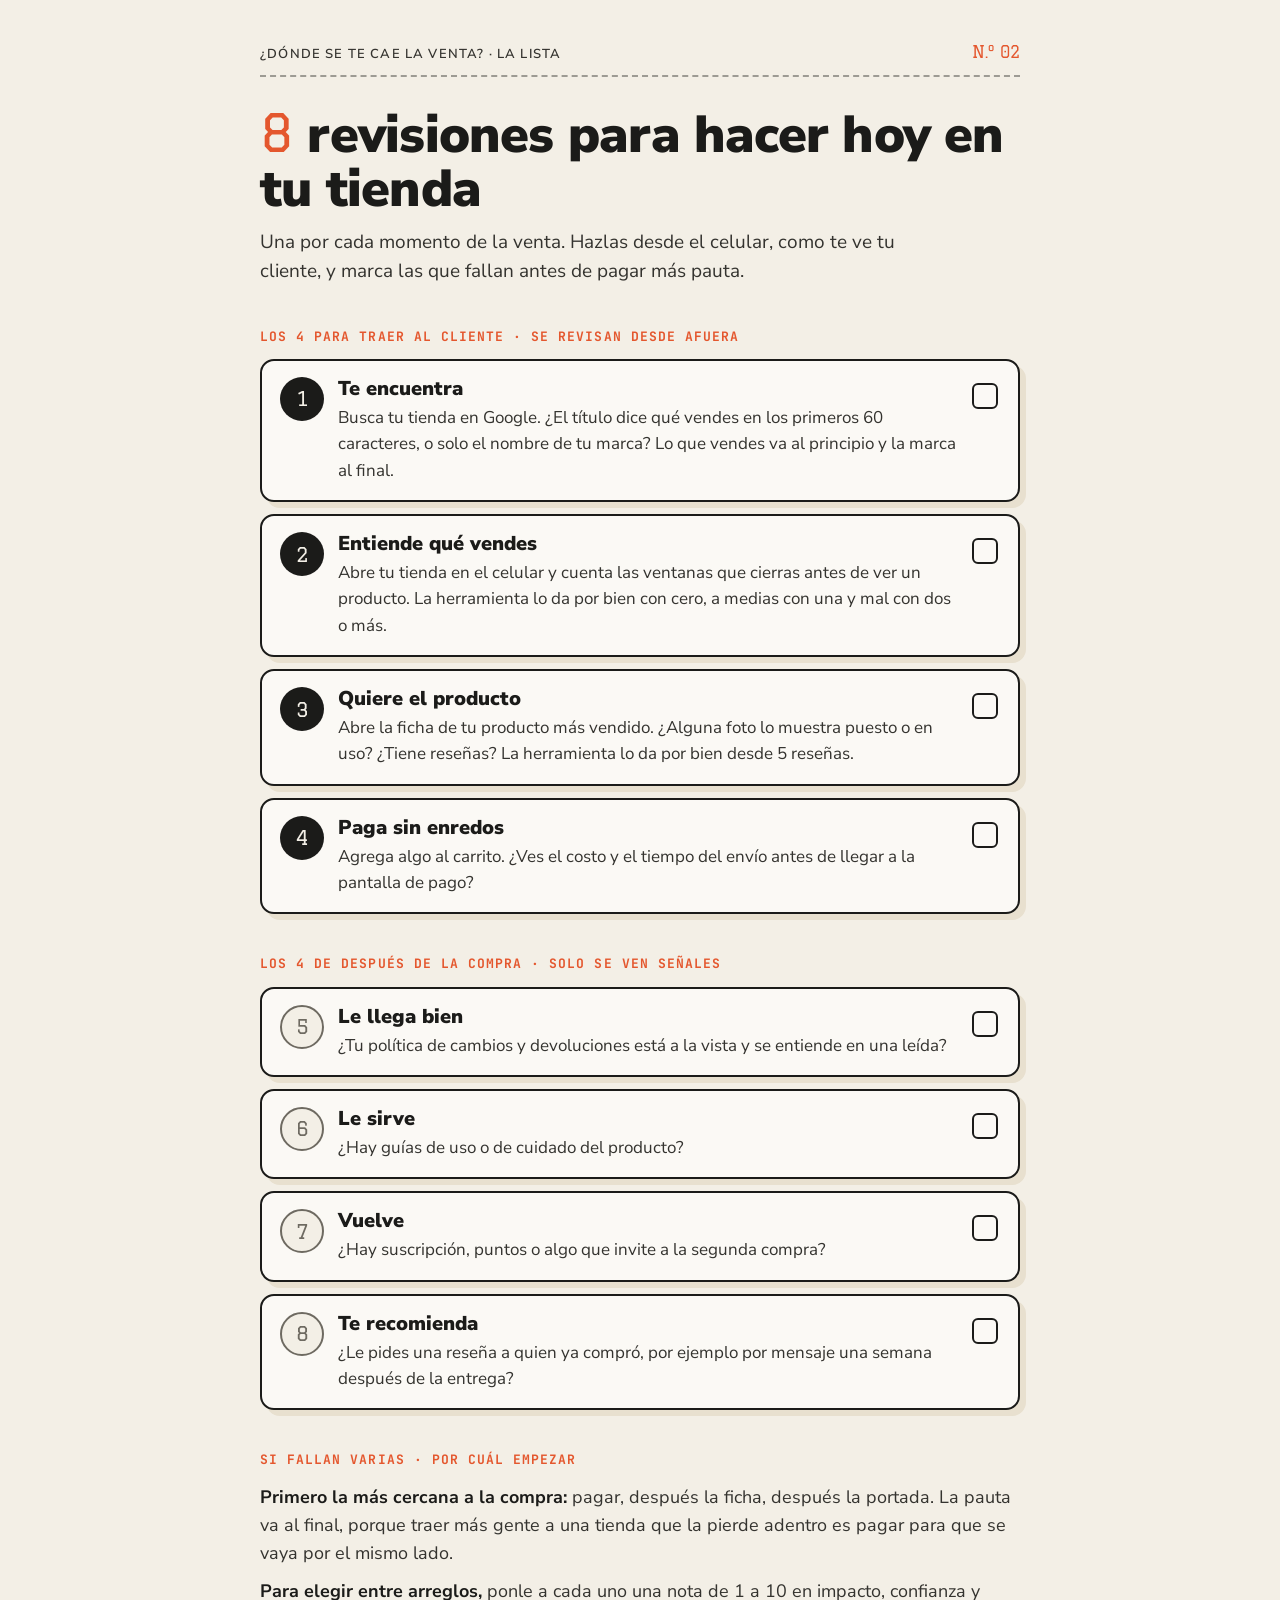
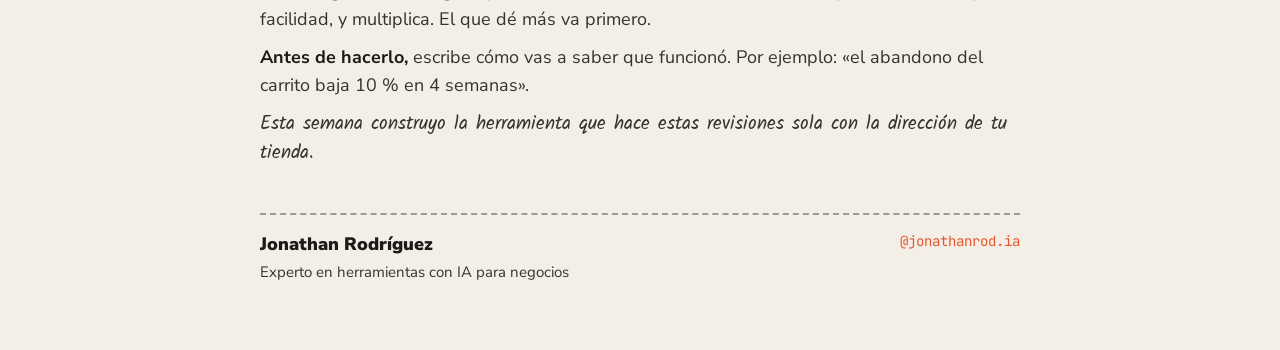
<file: docs/donde-se-cae-la-venta/lista/index.html>
<!doctype html>
<html lang="es">
<head>
<meta charset="utf-8">
<meta name="viewport" content="width=device-width, initial-scale=1">
<title>Las 8 revisiones de tu tienda</title>
<meta name="description" content="Una revisión por cada momento de la venta, para saber dónde se te cae antes de pagar más pauta. Serie ¿Dónde se te cae la venta? de Jonathan Rodríguez.">
<!-- Fuentes abiertas (Google Fonts): Nunito Sans sustituye a Avenir Next, que no se puede servir en una página pública. -->
<link rel="preconnect" href="https://fonts.googleapis.com">
<link rel="preconnect" href="https://fonts.gstatic.com" crossorigin>
<link href="https://fonts.googleapis.com/css2?family=Nunito+Sans:opsz,wght@6..12,400;6..12,600;6..12,900&family=Graduate&family=Kalam:wght@700&family=JetBrains+Mono:wght@700&display=swap" rel="stylesheet">
<style>
  :root { --papel: #F3EFE6; --tinta: #1B1B19; --carbon: #34332F; --gris: #6E6A61; --lino: #E8E0CF; --tomate: #E4572E; --blanco: #FBF9F5; }
  * { box-sizing: border-box; margin: 0; padding: 0; }
  body { background: var(--papel); color: var(--tinta); font: 18px/1.55 'Nunito Sans', system-ui, sans-serif; padding: 40px 16px 64px; }
  .hoja { max-width: 760px; margin: 0 auto; }
  .rot { display: flex; justify-content: space-between; align-items: baseline; font-weight: 600; font-size: 13px; letter-spacing: .09em; text-transform: uppercase; color: var(--carbon); border-bottom: 2px dashed rgba(52,51,47,.45); padding-bottom: 10px; }
  .rot b { font-family: Graduate, serif; font-weight: 400; color: var(--tomate); font-size: 16px; letter-spacing: 0; }
  h1 { font-weight: 900; font-size: clamp(34px, 6vw, 52px); line-height: 1.04; letter-spacing: -.015em; margin: 28px 0 12px; }
  h1 .cifra { font-family: Graduate, serif; font-weight: 400; color: var(--tomate); }
  .bajada { color: var(--carbon); font-size: 19px; max-width: 60ch; }
  h2 { font-family: 'JetBrains Mono', monospace; font-size: 13px; letter-spacing: .08em; text-transform: uppercase; color: var(--tomate); margin: 40px 0 6px; }
  .nota { font-family: Kalam, cursive; color: var(--tomate); font-size: 19px; }
  ol { list-style: none; margin-top: 12px; display: grid; gap: 12px; }
  li { display: grid; grid-template-columns: 44px 1fr 28px; gap: 14px; align-items: start; background: var(--blanco); border: 2px solid var(--tinta); border-radius: 14px; padding: 16px 18px; box-shadow: 6px 6px 0 var(--lino); }
  li .n { width: 44px; height: 44px; border-radius: 50%; background: var(--tinta); color: var(--papel); font-family: Graduate, serif; font-size: 20px; display: flex; align-items: center; justify-content: center; }
  li.despues .n { background: var(--papel); color: var(--gris); border: 2px solid var(--gris); }
  li h3 { font-weight: 900; font-size: 20px; line-height: 1.2; }
  li p { color: var(--carbon); font-size: 17px; margin-top: 4px; }
  li .caja { width: 26px; height: 26px; border: 2.5px solid var(--tinta); border-radius: 6px; margin-top: 6px; }
  .orden { margin-top: 14px; display: grid; gap: 10px; }
  .orden p { color: var(--carbon); }
  .orden b { color: var(--tinta); }
  .firma { margin-top: 44px; border-top: 2px dashed rgba(52,51,47,.45); padding-top: 16px; display: flex; flex-wrap: wrap; justify-content: space-between; gap: 12px; }
  .firma strong { font-weight: 900; font-size: 18px; }
  .firma span { color: var(--carbon); font-size: 15px; }
  .firma a { color: var(--tomate); font-family: 'JetBrains Mono', monospace; font-size: 14px; text-decoration: none; }
  @media print { body { background: #fff; padding: 0; } li { box-shadow: none; break-inside: avoid; } }
</style>
</head>
<body>
<main class="hoja">
  <div class="rot"><span>¿Dónde se te cae la venta? · La lista</span><b>N.º 02</b></div>
  <h1><span class="cifra">8</span> revisiones para hacer hoy en tu tienda</h1>
  <p class="bajada">Una por cada momento de la venta. Hazlas desde el celular, como te ve tu cliente, y marca las que fallan antes de pagar más pauta.</p>

  <h2>Los 4 para traer al cliente · se revisan desde afuera</h2>
  <ol>
    <li><span class="n">1</span><div><h3>Te encuentra</h3><p>Busca tu tienda en Google. ¿El título dice qué vendes en los primeros 60 caracteres, o solo el nombre de tu marca? Lo que vendes va al principio y la marca al final.</p></div><span class="caja"></span></li>
    <li><span class="n">2</span><div><h3>Entiende qué vendes</h3><p>Abre tu tienda en el celular y cuenta las ventanas que cierras antes de ver un producto. La herramienta lo da por bien con cero, a medias con una y mal con dos o más.</p></div><span class="caja"></span></li>
    <li><span class="n">3</span><div><h3>Quiere el producto</h3><p>Abre la ficha de tu producto más vendido. ¿Alguna foto lo muestra puesto o en uso? ¿Tiene reseñas? La herramienta lo da por bien desde 5 reseñas.</p></div><span class="caja"></span></li>
    <li><span class="n">4</span><div><h3>Paga sin enredos</h3><p>Agrega algo al carrito. ¿Ves el costo y el tiempo del envío antes de llegar a la pantalla de pago?</p></div><span class="caja"></span></li>
  </ol>

  <h2>Los 4 de después de la compra · solo se ven señales</h2>
  <ol>
    <li class="despues"><span class="n">5</span><div><h3>Le llega bien</h3><p>¿Tu política de cambios y devoluciones está a la vista y se entiende en una leída?</p></div><span class="caja"></span></li>
    <li class="despues"><span class="n">6</span><div><h3>Le sirve</h3><p>¿Hay guías de uso o de cuidado del producto?</p></div><span class="caja"></span></li>
    <li class="despues"><span class="n">7</span><div><h3>Vuelve</h3><p>¿Hay suscripción, puntos o algo que invite a la segunda compra?</p></div><span class="caja"></span></li>
    <li class="despues"><span class="n">8</span><div><h3>Te recomienda</h3><p>¿Le pides una reseña a quien ya compró, por ejemplo por mensaje una semana después de la entrega?</p></div><span class="caja"></span></li>
  </ol>

  <h2>Si fallan varias · por cuál empezar</h2>
  <div class="orden">
    <p><b>Primero la más cercana a la compra:</b> pagar, después la ficha, después la portada. La pauta va al final, porque traer más gente a una tienda que la pierde adentro es pagar para que se vaya por el mismo lado.</p>
    <p><b>Para elegir entre arreglos,</b> ponle a cada uno una nota de 1 a 10 en impacto, confianza y facilidad, y multiplica. El que dé más va primero.</p>
    <p><b>Antes de hacerlo,</b> escribe cómo vas a saber que funcionó. Por ejemplo: «el abandono del carrito baja 10 % en 4 semanas».</p>
    <p class="nota">Esta semana construyo la herramienta que hace estas revisiones sola con la dirección de tu tienda.</p>
  </div>

  <div class="firma">
    <div><strong>Jonathan Rodríguez</strong><br><span>Experto en herramientas con IA para negocios</span></div>
    <a href="https://www.instagram.com/jonathanrod.ia/">@jonathanrod.ia</a>
  </div>
</main>
</body>
</html>
</file>
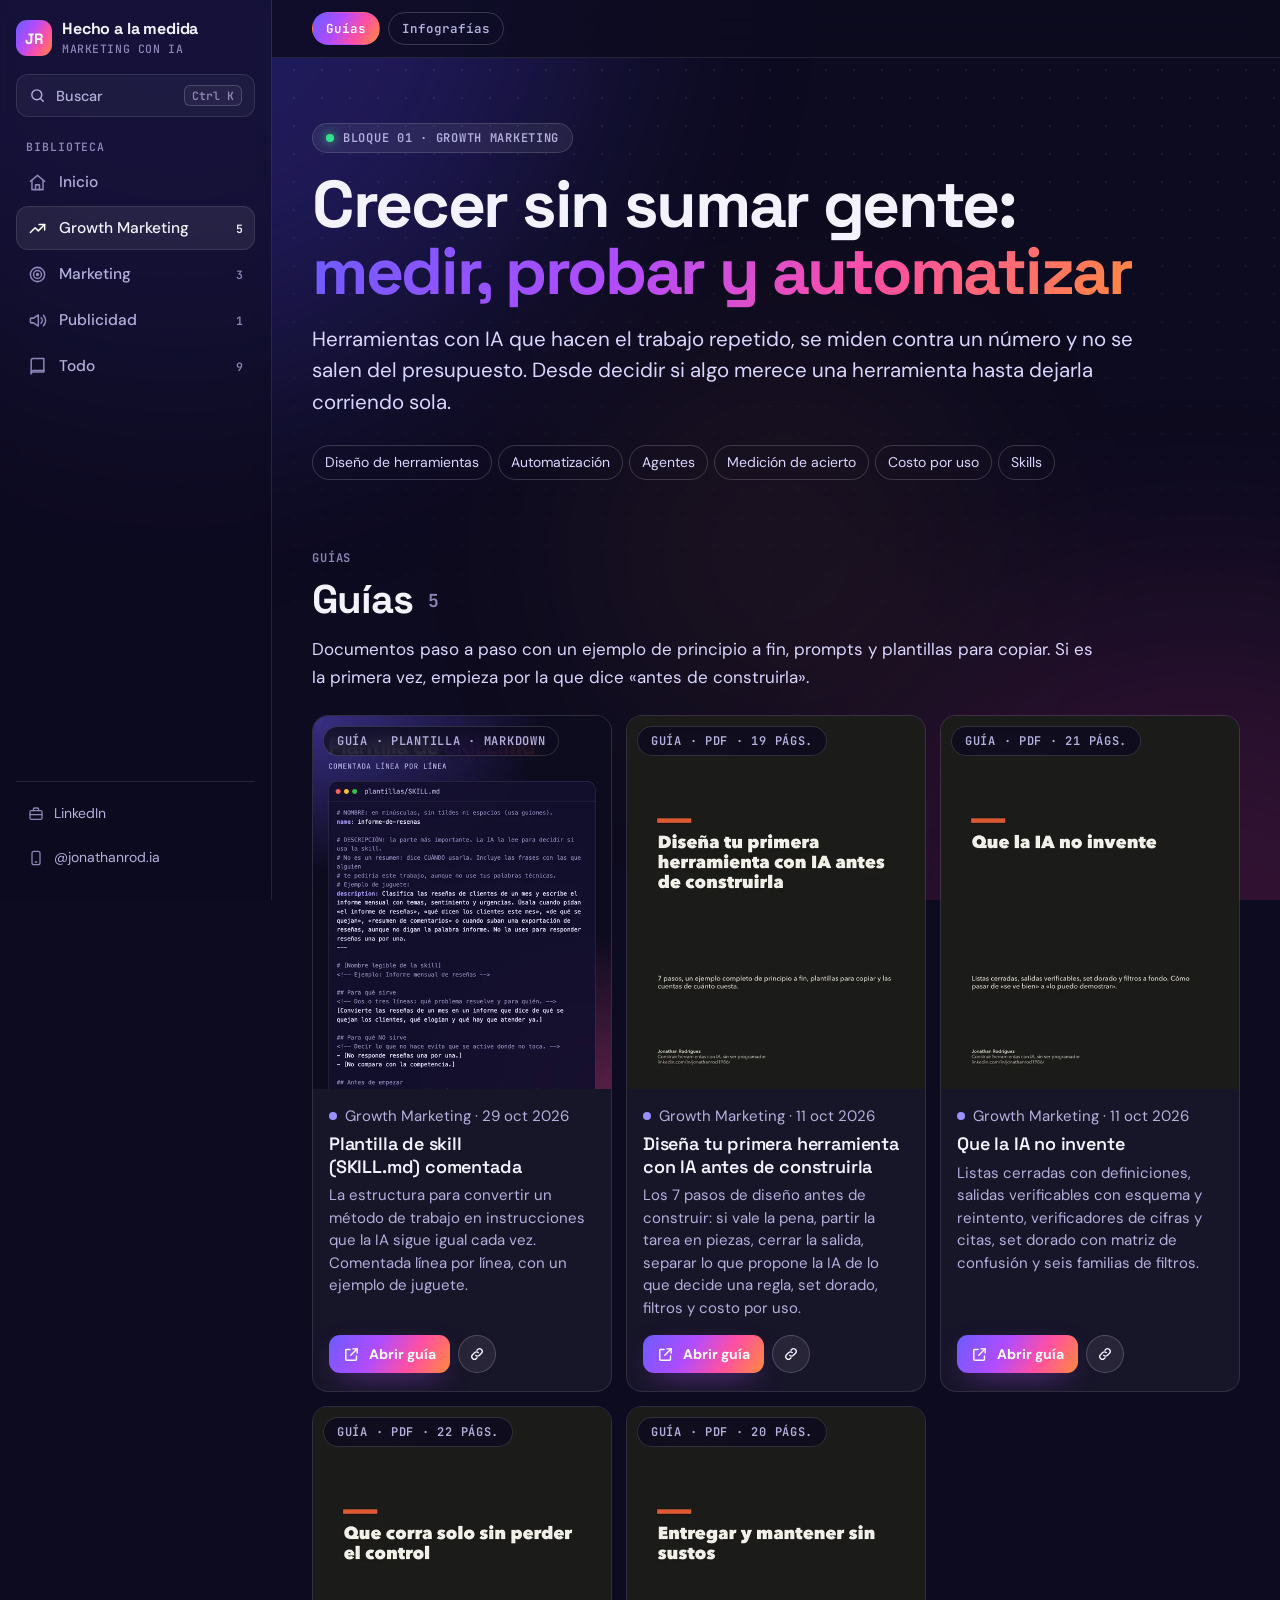
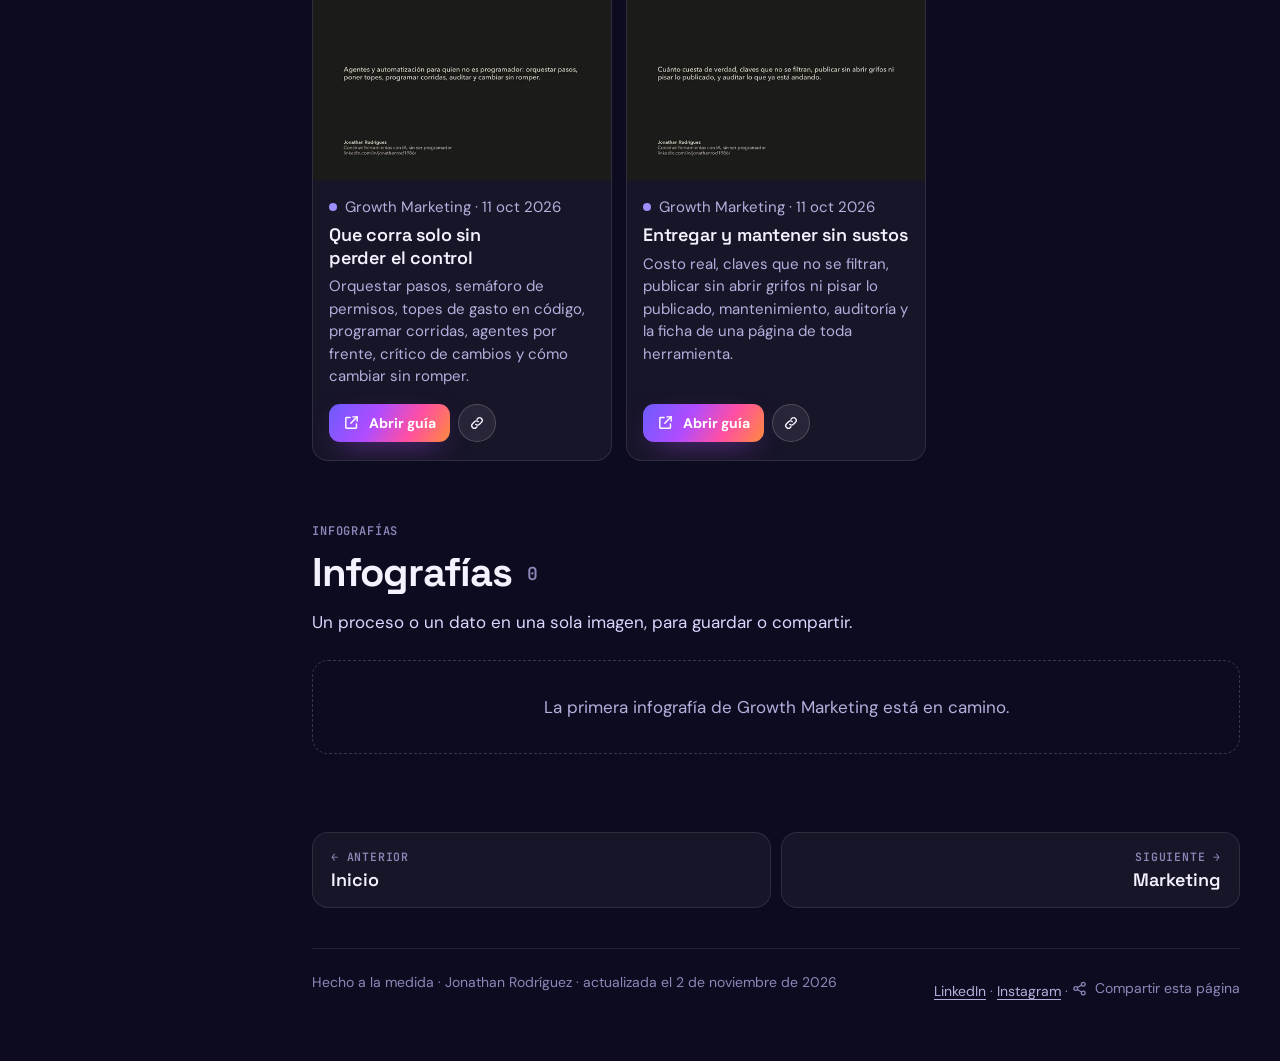
<file: docs/biblioteca/growth-marketing.html>
<!doctype html>
<html lang="es">
<head>
<meta charset="utf-8">
<meta name="viewport" content="width=device-width, initial-scale=1, viewport-fit=cover">
<title>Growth Marketing · Hecho a la medida</title>
<meta name="description" content="Guías e infografías para medir, probar y automatizar con IA: diseñar herramientas propias, que la IA no invente, procesos que corren solos y cuánto cuesta cada uso.">
<meta name="author" content="Jonathan Rodríguez">
<meta name="theme-color" content="#0D0B1F">
<meta property="og:type" content="website">
<meta property="og:title" content="Growth Marketing · Hecho a la medida">
<meta property="og:description" content="Guías e infografías para medir, probar y automatizar con IA: diseñar herramientas propias, que la IA no invente, procesos que corren solos y cuánto cuesta cada uso.">
<meta property="og:image" content="https://jpaulrodriguez.github.io/hecho-a-la-medida/biblioteca/img/og.jpg">
<meta property="og:image:width" content="1200">
<meta property="og:image:height" content="630">
<meta property="og:url" content="https://jpaulrodriguez.github.io/hecho-a-la-medida/biblioteca/growth-marketing.html">
<link rel="canonical" href="https://jpaulrodriguez.github.io/hecho-a-la-medida/biblioteca/growth-marketing.html">
<meta name="twitter:card" content="summary_large_image">
<link rel="icon" href="data:image/svg+xml,%3Csvg xmlns='http://www.w3.org/2000/svg' viewBox='0 0 64 64'%3E%3Cdefs%3E%3ClinearGradient id='g' x1='0' y1='0' x2='1' y2='1'%3E%3Cstop offset='0' stop-color='%236C5CFF'/%3E%3Cstop offset='.55' stop-color='%23FF4FA3'/%3E%3Cstop offset='1' stop-color='%23FF8A3D'/%3E%3C/linearGradient%3E%3C/defs%3E%3Crect width='64' height='64' rx='18' fill='url(%23g)'/%3E%3Ctext x='32' y='42' font-family='Arial' font-weight='700' font-size='26' text-anchor='middle' fill='white'%3EJR%3C/text%3E%3C/svg%3E">
<link rel="preconnect" href="https://fonts.googleapis.com">
<link rel="preconnect" href="https://fonts.gstatic.com" crossorigin>
<link href="https://fonts.googleapis.com/css2?family=DM+Sans:opsz,wght@9..40,400;9..40,500;9..40,700&family=JetBrains+Mono:wght@400;500;600&family=Space+Grotesk:wght@600;700&display=swap" rel="stylesheet">
<link rel="stylesheet" href="assets/estilo.css?v=d2181cea69">
</head>
<body data-pagina="growth">
<svg width="0" height="0" style="position:absolute" aria-hidden="true">
  <defs>
    <symbol id="i-casa" viewBox="0 0 24 24" fill="none" stroke="currentColor" stroke-width="1.9" stroke-linecap="round" stroke-linejoin="round"><path d="M3 10.5 12 3l9 7.5"/><path d="M5 9.5V21h14V9.5"/><path d="M9.5 21v-6h5v6"/></symbol>
    <symbol id="i-maletin" viewBox="0 0 24 24" fill="none" stroke="currentColor" stroke-width="1.9" stroke-linecap="round" stroke-linejoin="round"><rect x="3" y="7" width="18" height="13" rx="2"/><path d="M8 7V5a2 2 0 0 1 2-2h4a2 2 0 0 1 2 2v2"/><path d="M3 13h18"/></symbol>
    <symbol id="i-celular" viewBox="0 0 24 24" fill="none" stroke="currentColor" stroke-width="1.9" stroke-linecap="round" stroke-linejoin="round"><rect x="6" y="2" width="12" height="20" rx="3"/><path d="M11 18h2"/></symbol>
    <symbol id="i-libro" viewBox="0 0 24 24" fill="none" stroke="currentColor" stroke-width="1.9" stroke-linecap="round" stroke-linejoin="round"><path d="M4 19.5V4.5A2.5 2.5 0 0 1 6.5 2H20v17H6.5A2.5 2.5 0 0 0 4 21.5z"/><path d="M4 19.5A2.5 2.5 0 0 1 6.5 17H20"/></symbol>
    <symbol id="i-crecer" viewBox="0 0 24 24" fill="none" stroke="currentColor" stroke-width="1.9" stroke-linecap="round" stroke-linejoin="round"><path d="M3 17l6-6 4 4 8-8"/><path d="M14 7h7v7"/></symbol>
    <symbol id="i-diana" viewBox="0 0 24 24" fill="none" stroke="currentColor" stroke-width="1.9" stroke-linecap="round" stroke-linejoin="round"><circle cx="12" cy="12" r="9"/><circle cx="12" cy="12" r="5"/><circle cx="12" cy="12" r="1.2" fill="currentColor"/></symbol>
    <symbol id="i-megafono" viewBox="0 0 24 24" fill="none" stroke="currentColor" stroke-width="1.9" stroke-linecap="round" stroke-linejoin="round"><path d="M3 10v4a1 1 0 0 0 1 1h3l6 4V5L7 9H4a1 1 0 0 0-1 1z"/><path d="M16.5 8.5a5 5 0 0 1 0 7"/><path d="M19.5 5.5a9 9 0 0 1 0 13"/></symbol>
    <symbol id="i-buscar" viewBox="0 0 24 24" fill="none" stroke="currentColor" stroke-width="2" stroke-linecap="round" stroke-linejoin="round"><circle cx="11" cy="11" r="7"/><path d="m20 20-3.5-3.5"/></symbol>
    <symbol id="i-menu" viewBox="0 0 24 24" fill="none" stroke="currentColor" stroke-width="2" stroke-linecap="round"><path d="M4 7h16M4 12h16M4 17h16"/></symbol>
    <symbol id="i-cerrar" viewBox="0 0 24 24" fill="none" stroke="currentColor" stroke-width="2" stroke-linecap="round"><path d="M6 6l12 12M18 6 6 18"/></symbol>
    <symbol id="i-der" viewBox="0 0 24 24" fill="none" stroke="currentColor" stroke-width="2" stroke-linecap="round" stroke-linejoin="round"><path d="M5 12h14M13 6l6 6-6 6"/></symbol>
    <symbol id="i-izq" viewBox="0 0 24 24" fill="none" stroke="currentColor" stroke-width="2" stroke-linecap="round" stroke-linejoin="round"><path d="M19 12H5M11 6l-6 6 6 6"/></symbol>
    <symbol id="i-abrir" viewBox="0 0 24 24" fill="none" stroke="currentColor" stroke-width="2" stroke-linecap="round" stroke-linejoin="round"><path d="M14 4h6v6"/><path d="M20 4 11 13"/><path d="M19 14v5a1 1 0 0 1-1 1H5a1 1 0 0 1-1-1V6a1 1 0 0 1 1-1h5"/></symbol>
    <symbol id="i-enlace" viewBox="0 0 24 24" fill="none" stroke="currentColor" stroke-width="2" stroke-linecap="round" stroke-linejoin="round"><path d="M10 14a4 4 0 0 0 5.7 0l3-3a4 4 0 0 0-5.7-5.7l-1 1"/><path d="M14 10a4 4 0 0 0-5.7 0l-3 3a4 4 0 0 0 5.7 5.7l1-1"/></symbol>
    <symbol id="i-ojo" viewBox="0 0 24 24" fill="none" stroke="currentColor" stroke-width="2" stroke-linecap="round" stroke-linejoin="round"><path d="M2 12s3.5-7 10-7 10 7 10 7-3.5 7-10 7S2 12 2 12z"/><circle cx="12" cy="12" r="3"/></symbol>
    <symbol id="i-bajar" viewBox="0 0 24 24" fill="none" stroke="currentColor" stroke-width="2" stroke-linecap="round" stroke-linejoin="round"><path d="M12 3v12M7 10l5 5 5-5"/><path d="M4 21h16"/></symbol>
    <symbol id="i-numeral" viewBox="0 0 24 24" fill="none" stroke="currentColor" stroke-width="2" stroke-linecap="round"><path d="M5 9h14M5 15h14M10 3 8 21M16 3l-2 18"/></symbol>
    <symbol id="i-pagina" viewBox="0 0 24 24" fill="none" stroke="currentColor" stroke-width="2" stroke-linecap="round" stroke-linejoin="round"><path d="M14 3H6a1 1 0 0 0-1 1v16a1 1 0 0 0 1 1h12a1 1 0 0 0 1-1V8z"/><path d="M14 3v5h5"/></symbol>
    <symbol id="i-compartir" viewBox="0 0 24 24" fill="none" stroke="currentColor" stroke-width="2" stroke-linecap="round" stroke-linejoin="round"><circle cx="18" cy="5" r="3"/><circle cx="6" cy="12" r="3"/><circle cx="18" cy="19" r="3"/><path d="m8.6 13.5 6.8 4M15.4 6.5l-6.8 4"/></symbol>
  </defs>
</svg>
<a class="saltar" href="#contenido">Saltar al contenido</a>
<div class="cielo" aria-hidden="true"><i></i><i></i><i></i></div>

<header class="barra-movil">
  <a class="marca" href="index.html"><span class="marca-sello" aria-hidden="true">JR</span><span class="marca-nombre">Hecho a la medida</span></a>
  <button class="icono" type="button" data-buscar aria-label="Buscar en el sitio"><svg aria-hidden="true"><use href="#i-buscar"/></svg></button>
  <button class="icono" type="button" id="abrir-menu" aria-label="Abrir el menú" aria-controls="lateral" aria-expanded="false"><svg aria-hidden="true"><use href="#i-menu"/></svg></button>
</header>
<div class="velo" id="velo" aria-hidden="true"></div>

<div class="marco">
  <aside class="lateral" id="lateral" aria-label="Navegación del sitio">
    <div class="lateral-cabeza">
      <a class="marca" href="index.html"><span class="marca-sello" aria-hidden="true">JR</span><span class="marca-nombre">Hecho a la medida<small>Marketing con IA</small></span></a>
      <button class="icono cerrar-menu" type="button" aria-label="Cerrar el menú"><svg aria-hidden="true"><use href="#i-cerrar"/></svg></button>
    </div>
    <button class="disparador" type="button" data-buscar><svg aria-hidden="true"><use href="#i-buscar"/></svg>Buscar<kbd class="tecla-mod">⌘ K</kbd></button>
    <nav aria-label="Páginas">
      <p class="nav-titulo">Biblioteca</p>
      <ul class="nav">
        <li><a href="index.html"><svg aria-hidden="true"><use href="#i-casa"/></svg>Inicio</a></li>
        <li><a href="growth-marketing.html" aria-current="page"><svg aria-hidden="true"><use href="#i-crecer"/></svg>Growth Marketing<span class="cuantos">5</span></a></li>
        <li><a href="marketing.html"><svg aria-hidden="true"><use href="#i-diana"/></svg>Marketing<span class="cuantos">3</span></a></li>
        <li><a href="publicidad.html"><svg aria-hidden="true"><use href="#i-megafono"/></svg>Publicidad<span class="cuantos">1</span></a></li>
        <li><a href="todo.html"><svg aria-hidden="true"><use href="#i-libro"/></svg>Todo<span class="cuantos">9</span></a></li>
      </ul>
    </nav>
    <div class="lateral-pie">
      <a href="https://www.linkedin.com/in/jonathanrod1986/" rel="me noopener" target="_blank"><svg aria-hidden="true"><use href="#i-maletin"/></svg>LinkedIn</a>
      <a href="https://www.instagram.com/jonathanrod.ia/" rel="me noopener" target="_blank"><svg aria-hidden="true"><use href="#i-celular"/></svg>@jonathanrod.ia</a>
    </div>
  </aside>

  <main class="contenido" id="contenido" tabindex="-1">
    <nav class="fases" id="fases" aria-label="En esta página"></nav>
    <div class="envase">
<header class="cabeza">
  <span class="chip"><i></i>Bloque 01 · Growth Marketing</span>
  <h1>Crecer sin sumar gente: <span class="g">medir, probar y automatizar</span></h1>
  <p class="bajada">Herramientas con IA que hacen el trabajo repetido, se miden contra un número y no se salen del presupuesto. Desde decidir si algo merece una herramienta hasta dejarla corriendo sola.</p>
  <div class="temas"><span>Diseño de herramientas</span><span>Automatización</span><span>Agentes</span><span>Medición de acierto</span><span>Costo por uso</span><span>Skills</span></div>
</header>

<section id="guias">
  <span class="etiqueta">Guías</span>
  <h2>Guías <span class="cuantos">5</span></h2>
  <p class="seccion-intro">Documentos paso a paso con un ejemplo de principio a fin, prompts y plantillas para copiar. Si es la primera vez, empieza por la que dice «antes de construirla».</p>
  <div class="recursos" data-recursos data-bloque="growth" data-tipo="guia" data-vacio="La primera guía de Growth Marketing está en camino."></div>
</section>

<section id="infografias">
  <span class="etiqueta">Infografías</span>
  <h2>Infografías <span class="cuantos">0</span></h2>
  <p class="seccion-intro">Un proceso o un dato en una sola imagen, para guardar o compartir.</p>
  <div class="recursos" data-recursos data-bloque="growth" data-tipo="infografia" data-vacio="La primera infografía de Growth Marketing está en camino."></div>
</section>
      <nav class="paginacion" aria-label="Páginas vecinas">
        <a class="ant" href="index.html"><small>← Anterior</small>Inicio</a>
        <a class="sig" href="marketing.html"><small>Siguiente →</small>Marketing</a>
      </nav>
      <footer class="pie">
        <span>Hecho a la medida · Jonathan Rodríguez · actualizada el 2 de noviembre de 2026</span>
        <span><a href="https://www.linkedin.com/in/jonathanrod1986/" rel="me">LinkedIn</a> · <a href="https://www.instagram.com/jonathanrod.ia/" rel="me">Instagram</a> · <button class="atajo" type="button" data-compartir><svg width="15" height="15" aria-hidden="true"><use href="#i-compartir"/></svg>Compartir esta página</button></span>
      </footer>
    </div>
  </main>

  <aside class="rail" aria-label="En esta página">
    <p class="rail-titulo">En esta página</p>
    <ol id="rail-lista"></ol>
  </aside>
</div>

<dialog class="buscador" id="buscador" aria-label="Buscar en el sitio">
  <div class="buscador-cabeza">
    <svg aria-hidden="true"><use href="#i-buscar"/></svg>
    <input type="search" placeholder="Busca una guía, una infografía, un tema…" aria-label="Buscar" aria-controls="resultados" autocomplete="off" spellcheck="false">
    <form method="dialog"><button class="icono" aria-label="Cerrar la búsqueda"><svg aria-hidden="true"><use href="#i-cerrar"/></svg></button></form>
  </div>
  <ul class="resultados" id="resultados" role="listbox" aria-label="Resultados"></ul>
  <div class="buscador-pie"><span><kbd>↑</kbd><kbd>↓</kbd> moverse</span><span><kbd>Enter</kbd> abrir</span><span><kbd>Esc</kbd> cerrar</span></div>
</dialog>

<dialog class="visor" id="visor" aria-label="Visor de infografías">
  <div class="visor-cabeza">
    <span class="titulo"></span><span class="contador"></span>
    <a class="icono" id="visor-bajar" href="#" download aria-label="Descargar la imagen"><svg aria-hidden="true"><use href="#i-bajar"/></svg></a>
    <button class="icono" type="button" data-cerrar aria-label="Cerrar el visor"><svg aria-hidden="true"><use href="#i-cerrar"/></svg></button>
  </div>
  <div class="visor-escena"><img alt=""></div>
  <div class="visor-pie">
    <button class="icono" type="button" data-mover="-1" aria-label="Imagen anterior"><svg aria-hidden="true"><use href="#i-izq"/></svg></button>
    <button class="icono" type="button" data-mover="1" aria-label="Imagen siguiente"><svg aria-hidden="true"><use href="#i-der"/></svg></button>
  </div>
</dialog>

<div class="aviso" id="aviso" role="status" aria-live="polite"></div>
<script src="assets/app.js?v=d2181cea69" defer></script>
</body>
</html>
</file>
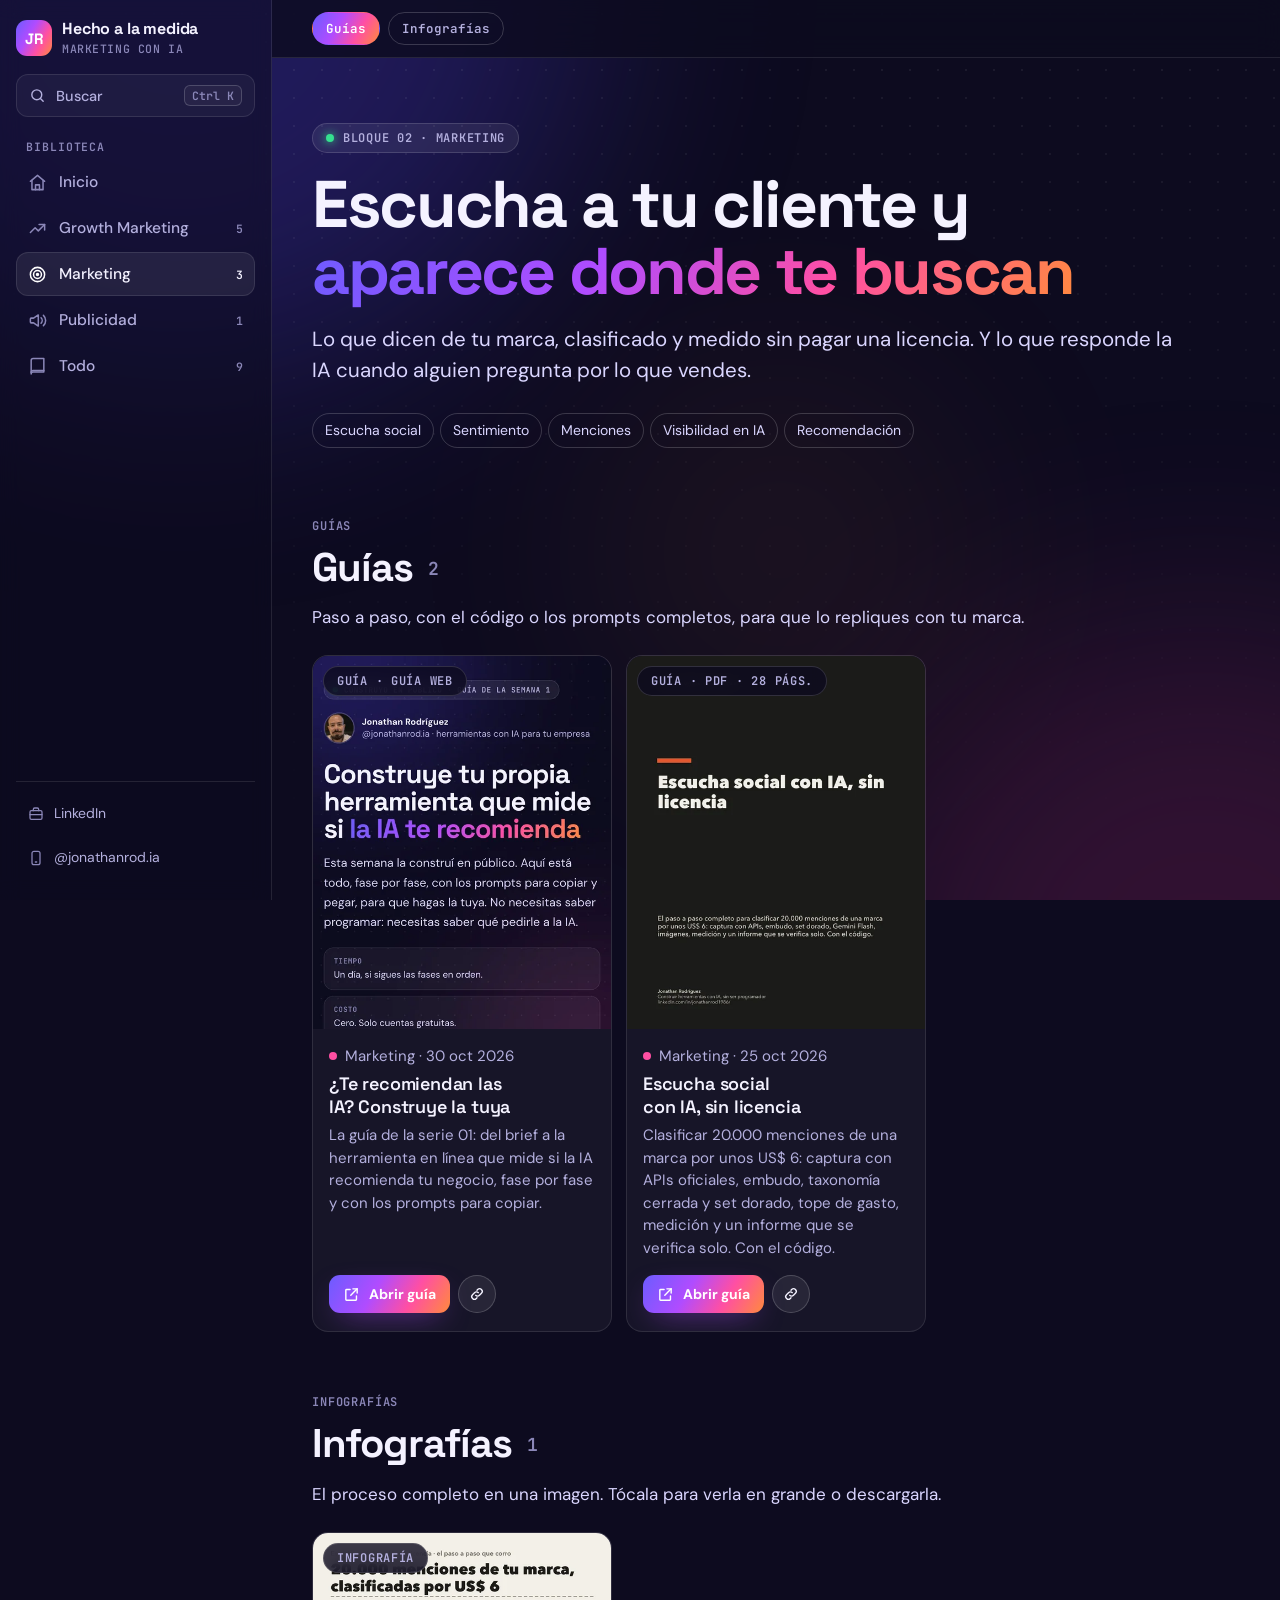
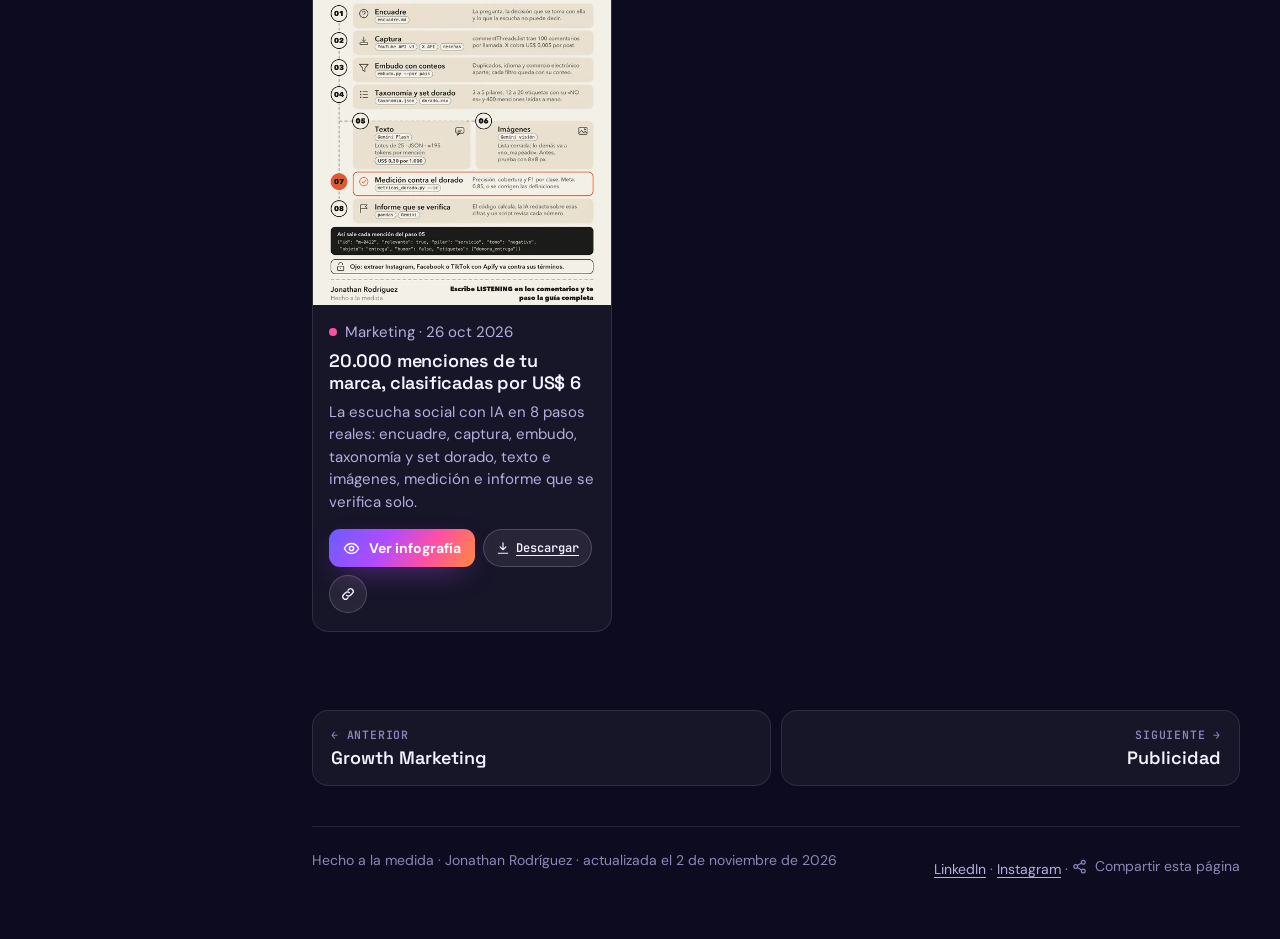
<file: docs/biblioteca/marketing.html>
<!doctype html>
<html lang="es">
<head>
<meta charset="utf-8">
<meta name="viewport" content="width=device-width, initial-scale=1, viewport-fit=cover">
<title>Marketing · Hecho a la medida</title>
<meta name="description" content="Guías e infografías para escuchar a tus clientes con IA, medir el sentimiento de verdad y saber si la IA recomienda tu marca.">
<meta name="author" content="Jonathan Rodríguez">
<meta name="theme-color" content="#0D0B1F">
<meta property="og:type" content="website">
<meta property="og:title" content="Marketing · Hecho a la medida">
<meta property="og:description" content="Guías e infografías para escuchar a tus clientes con IA, medir el sentimiento de verdad y saber si la IA recomienda tu marca.">
<meta property="og:image" content="https://jpaulrodriguez.github.io/hecho-a-la-medida/biblioteca/img/og.jpg">
<meta property="og:image:width" content="1200">
<meta property="og:image:height" content="630">
<meta property="og:url" content="https://jpaulrodriguez.github.io/hecho-a-la-medida/biblioteca/marketing.html">
<link rel="canonical" href="https://jpaulrodriguez.github.io/hecho-a-la-medida/biblioteca/marketing.html">
<meta name="twitter:card" content="summary_large_image">
<link rel="icon" href="data:image/svg+xml,%3Csvg xmlns='http://www.w3.org/2000/svg' viewBox='0 0 64 64'%3E%3Cdefs%3E%3ClinearGradient id='g' x1='0' y1='0' x2='1' y2='1'%3E%3Cstop offset='0' stop-color='%236C5CFF'/%3E%3Cstop offset='.55' stop-color='%23FF4FA3'/%3E%3Cstop offset='1' stop-color='%23FF8A3D'/%3E%3C/linearGradient%3E%3C/defs%3E%3Crect width='64' height='64' rx='18' fill='url(%23g)'/%3E%3Ctext x='32' y='42' font-family='Arial' font-weight='700' font-size='26' text-anchor='middle' fill='white'%3EJR%3C/text%3E%3C/svg%3E">
<link rel="preconnect" href="https://fonts.googleapis.com">
<link rel="preconnect" href="https://fonts.gstatic.com" crossorigin>
<link href="https://fonts.googleapis.com/css2?family=DM+Sans:opsz,wght@9..40,400;9..40,500;9..40,700&family=JetBrains+Mono:wght@400;500;600&family=Space+Grotesk:wght@600;700&display=swap" rel="stylesheet">
<link rel="stylesheet" href="assets/estilo.css?v=d2181cea69">
</head>
<body data-pagina="marketing">
<svg width="0" height="0" style="position:absolute" aria-hidden="true">
  <defs>
    <symbol id="i-casa" viewBox="0 0 24 24" fill="none" stroke="currentColor" stroke-width="1.9" stroke-linecap="round" stroke-linejoin="round"><path d="M3 10.5 12 3l9 7.5"/><path d="M5 9.5V21h14V9.5"/><path d="M9.5 21v-6h5v6"/></symbol>
    <symbol id="i-maletin" viewBox="0 0 24 24" fill="none" stroke="currentColor" stroke-width="1.9" stroke-linecap="round" stroke-linejoin="round"><rect x="3" y="7" width="18" height="13" rx="2"/><path d="M8 7V5a2 2 0 0 1 2-2h4a2 2 0 0 1 2 2v2"/><path d="M3 13h18"/></symbol>
    <symbol id="i-celular" viewBox="0 0 24 24" fill="none" stroke="currentColor" stroke-width="1.9" stroke-linecap="round" stroke-linejoin="round"><rect x="6" y="2" width="12" height="20" rx="3"/><path d="M11 18h2"/></symbol>
    <symbol id="i-libro" viewBox="0 0 24 24" fill="none" stroke="currentColor" stroke-width="1.9" stroke-linecap="round" stroke-linejoin="round"><path d="M4 19.5V4.5A2.5 2.5 0 0 1 6.5 2H20v17H6.5A2.5 2.5 0 0 0 4 21.5z"/><path d="M4 19.5A2.5 2.5 0 0 1 6.5 17H20"/></symbol>
    <symbol id="i-crecer" viewBox="0 0 24 24" fill="none" stroke="currentColor" stroke-width="1.9" stroke-linecap="round" stroke-linejoin="round"><path d="M3 17l6-6 4 4 8-8"/><path d="M14 7h7v7"/></symbol>
    <symbol id="i-diana" viewBox="0 0 24 24" fill="none" stroke="currentColor" stroke-width="1.9" stroke-linecap="round" stroke-linejoin="round"><circle cx="12" cy="12" r="9"/><circle cx="12" cy="12" r="5"/><circle cx="12" cy="12" r="1.2" fill="currentColor"/></symbol>
    <symbol id="i-megafono" viewBox="0 0 24 24" fill="none" stroke="currentColor" stroke-width="1.9" stroke-linecap="round" stroke-linejoin="round"><path d="M3 10v4a1 1 0 0 0 1 1h3l6 4V5L7 9H4a1 1 0 0 0-1 1z"/><path d="M16.5 8.5a5 5 0 0 1 0 7"/><path d="M19.5 5.5a9 9 0 0 1 0 13"/></symbol>
    <symbol id="i-buscar" viewBox="0 0 24 24" fill="none" stroke="currentColor" stroke-width="2" stroke-linecap="round" stroke-linejoin="round"><circle cx="11" cy="11" r="7"/><path d="m20 20-3.5-3.5"/></symbol>
    <symbol id="i-menu" viewBox="0 0 24 24" fill="none" stroke="currentColor" stroke-width="2" stroke-linecap="round"><path d="M4 7h16M4 12h16M4 17h16"/></symbol>
    <symbol id="i-cerrar" viewBox="0 0 24 24" fill="none" stroke="currentColor" stroke-width="2" stroke-linecap="round"><path d="M6 6l12 12M18 6 6 18"/></symbol>
    <symbol id="i-der" viewBox="0 0 24 24" fill="none" stroke="currentColor" stroke-width="2" stroke-linecap="round" stroke-linejoin="round"><path d="M5 12h14M13 6l6 6-6 6"/></symbol>
    <symbol id="i-izq" viewBox="0 0 24 24" fill="none" stroke="currentColor" stroke-width="2" stroke-linecap="round" stroke-linejoin="round"><path d="M19 12H5M11 6l-6 6 6 6"/></symbol>
    <symbol id="i-abrir" viewBox="0 0 24 24" fill="none" stroke="currentColor" stroke-width="2" stroke-linecap="round" stroke-linejoin="round"><path d="M14 4h6v6"/><path d="M20 4 11 13"/><path d="M19 14v5a1 1 0 0 1-1 1H5a1 1 0 0 1-1-1V6a1 1 0 0 1 1-1h5"/></symbol>
    <symbol id="i-enlace" viewBox="0 0 24 24" fill="none" stroke="currentColor" stroke-width="2" stroke-linecap="round" stroke-linejoin="round"><path d="M10 14a4 4 0 0 0 5.7 0l3-3a4 4 0 0 0-5.7-5.7l-1 1"/><path d="M14 10a4 4 0 0 0-5.7 0l-3 3a4 4 0 0 0 5.7 5.7l1-1"/></symbol>
    <symbol id="i-ojo" viewBox="0 0 24 24" fill="none" stroke="currentColor" stroke-width="2" stroke-linecap="round" stroke-linejoin="round"><path d="M2 12s3.5-7 10-7 10 7 10 7-3.5 7-10 7S2 12 2 12z"/><circle cx="12" cy="12" r="3"/></symbol>
    <symbol id="i-bajar" viewBox="0 0 24 24" fill="none" stroke="currentColor" stroke-width="2" stroke-linecap="round" stroke-linejoin="round"><path d="M12 3v12M7 10l5 5 5-5"/><path d="M4 21h16"/></symbol>
    <symbol id="i-numeral" viewBox="0 0 24 24" fill="none" stroke="currentColor" stroke-width="2" stroke-linecap="round"><path d="M5 9h14M5 15h14M10 3 8 21M16 3l-2 18"/></symbol>
    <symbol id="i-pagina" viewBox="0 0 24 24" fill="none" stroke="currentColor" stroke-width="2" stroke-linecap="round" stroke-linejoin="round"><path d="M14 3H6a1 1 0 0 0-1 1v16a1 1 0 0 0 1 1h12a1 1 0 0 0 1-1V8z"/><path d="M14 3v5h5"/></symbol>
    <symbol id="i-compartir" viewBox="0 0 24 24" fill="none" stroke="currentColor" stroke-width="2" stroke-linecap="round" stroke-linejoin="round"><circle cx="18" cy="5" r="3"/><circle cx="6" cy="12" r="3"/><circle cx="18" cy="19" r="3"/><path d="m8.6 13.5 6.8 4M15.4 6.5l-6.8 4"/></symbol>
  </defs>
</svg>
<a class="saltar" href="#contenido">Saltar al contenido</a>
<div class="cielo" aria-hidden="true"><i></i><i></i><i></i></div>

<header class="barra-movil">
  <a class="marca" href="index.html"><span class="marca-sello" aria-hidden="true">JR</span><span class="marca-nombre">Hecho a la medida</span></a>
  <button class="icono" type="button" data-buscar aria-label="Buscar en el sitio"><svg aria-hidden="true"><use href="#i-buscar"/></svg></button>
  <button class="icono" type="button" id="abrir-menu" aria-label="Abrir el menú" aria-controls="lateral" aria-expanded="false"><svg aria-hidden="true"><use href="#i-menu"/></svg></button>
</header>
<div class="velo" id="velo" aria-hidden="true"></div>

<div class="marco">
  <aside class="lateral" id="lateral" aria-label="Navegación del sitio">
    <div class="lateral-cabeza">
      <a class="marca" href="index.html"><span class="marca-sello" aria-hidden="true">JR</span><span class="marca-nombre">Hecho a la medida<small>Marketing con IA</small></span></a>
      <button class="icono cerrar-menu" type="button" aria-label="Cerrar el menú"><svg aria-hidden="true"><use href="#i-cerrar"/></svg></button>
    </div>
    <button class="disparador" type="button" data-buscar><svg aria-hidden="true"><use href="#i-buscar"/></svg>Buscar<kbd class="tecla-mod">⌘ K</kbd></button>
    <nav aria-label="Páginas">
      <p class="nav-titulo">Biblioteca</p>
      <ul class="nav">
        <li><a href="index.html"><svg aria-hidden="true"><use href="#i-casa"/></svg>Inicio</a></li>
        <li><a href="growth-marketing.html"><svg aria-hidden="true"><use href="#i-crecer"/></svg>Growth Marketing<span class="cuantos">5</span></a></li>
        <li><a href="marketing.html" aria-current="page"><svg aria-hidden="true"><use href="#i-diana"/></svg>Marketing<span class="cuantos">3</span></a></li>
        <li><a href="publicidad.html"><svg aria-hidden="true"><use href="#i-megafono"/></svg>Publicidad<span class="cuantos">1</span></a></li>
        <li><a href="todo.html"><svg aria-hidden="true"><use href="#i-libro"/></svg>Todo<span class="cuantos">9</span></a></li>
      </ul>
    </nav>
    <div class="lateral-pie">
      <a href="https://www.linkedin.com/in/jonathanrod1986/" rel="me noopener" target="_blank"><svg aria-hidden="true"><use href="#i-maletin"/></svg>LinkedIn</a>
      <a href="https://www.instagram.com/jonathanrod.ia/" rel="me noopener" target="_blank"><svg aria-hidden="true"><use href="#i-celular"/></svg>@jonathanrod.ia</a>
    </div>
  </aside>

  <main class="contenido" id="contenido" tabindex="-1">
    <nav class="fases" id="fases" aria-label="En esta página"></nav>
    <div class="envase">
<header class="cabeza">
  <span class="chip"><i></i>Bloque 02 · Marketing</span>
  <h1>Escucha a tu cliente y <span class="g">aparece donde te buscan</span></h1>
  <p class="bajada">Lo que dicen de tu marca, clasificado y medido sin pagar una licencia. Y lo que responde la IA cuando alguien pregunta por lo que vendes.</p>
  <div class="temas"><span>Escucha social</span><span>Sentimiento</span><span>Menciones</span><span>Visibilidad en IA</span><span>Recomendación</span></div>
</header>

<section id="guias">
  <span class="etiqueta">Guías</span>
  <h2>Guías <span class="cuantos">2</span></h2>
  <p class="seccion-intro">Paso a paso, con el código o los prompts completos, para que lo repliques con tu marca.</p>
  <div class="recursos" data-recursos data-bloque="marketing" data-tipo="guia" data-vacio="La primera guía de Marketing está en camino."></div>
</section>

<section id="infografias">
  <span class="etiqueta">Infografías</span>
  <h2>Infografías <span class="cuantos">1</span></h2>
  <p class="seccion-intro">El proceso completo en una imagen. Tócala para verla en grande o descargarla.</p>
  <div class="recursos" data-recursos data-bloque="marketing" data-tipo="infografia" data-vacio="La primera infografía de Marketing está en camino."></div>
</section>
      <nav class="paginacion" aria-label="Páginas vecinas">
        <a class="ant" href="growth-marketing.html"><small>← Anterior</small>Growth Marketing</a>
        <a class="sig" href="publicidad.html"><small>Siguiente →</small>Publicidad</a>
      </nav>
      <footer class="pie">
        <span>Hecho a la medida · Jonathan Rodríguez · actualizada el 2 de noviembre de 2026</span>
        <span><a href="https://www.linkedin.com/in/jonathanrod1986/" rel="me">LinkedIn</a> · <a href="https://www.instagram.com/jonathanrod.ia/" rel="me">Instagram</a> · <button class="atajo" type="button" data-compartir><svg width="15" height="15" aria-hidden="true"><use href="#i-compartir"/></svg>Compartir esta página</button></span>
      </footer>
    </div>
  </main>

  <aside class="rail" aria-label="En esta página">
    <p class="rail-titulo">En esta página</p>
    <ol id="rail-lista"></ol>
  </aside>
</div>

<dialog class="buscador" id="buscador" aria-label="Buscar en el sitio">
  <div class="buscador-cabeza">
    <svg aria-hidden="true"><use href="#i-buscar"/></svg>
    <input type="search" placeholder="Busca una guía, una infografía, un tema…" aria-label="Buscar" aria-controls="resultados" autocomplete="off" spellcheck="false">
    <form method="dialog"><button class="icono" aria-label="Cerrar la búsqueda"><svg aria-hidden="true"><use href="#i-cerrar"/></svg></button></form>
  </div>
  <ul class="resultados" id="resultados" role="listbox" aria-label="Resultados"></ul>
  <div class="buscador-pie"><span><kbd>↑</kbd><kbd>↓</kbd> moverse</span><span><kbd>Enter</kbd> abrir</span><span><kbd>Esc</kbd> cerrar</span></div>
</dialog>

<dialog class="visor" id="visor" aria-label="Visor de infografías">
  <div class="visor-cabeza">
    <span class="titulo"></span><span class="contador"></span>
    <a class="icono" id="visor-bajar" href="#" download aria-label="Descargar la imagen"><svg aria-hidden="true"><use href="#i-bajar"/></svg></a>
    <button class="icono" type="button" data-cerrar aria-label="Cerrar el visor"><svg aria-hidden="true"><use href="#i-cerrar"/></svg></button>
  </div>
  <div class="visor-escena"><img alt=""></div>
  <div class="visor-pie">
    <button class="icono" type="button" data-mover="-1" aria-label="Imagen anterior"><svg aria-hidden="true"><use href="#i-izq"/></svg></button>
    <button class="icono" type="button" data-mover="1" aria-label="Imagen siguiente"><svg aria-hidden="true"><use href="#i-der"/></svg></button>
  </div>
</dialog>

<div class="aviso" id="aviso" role="status" aria-live="polite"></div>
<script src="assets/app.js?v=d2181cea69" defer></script>
</body>
</html>
</file>
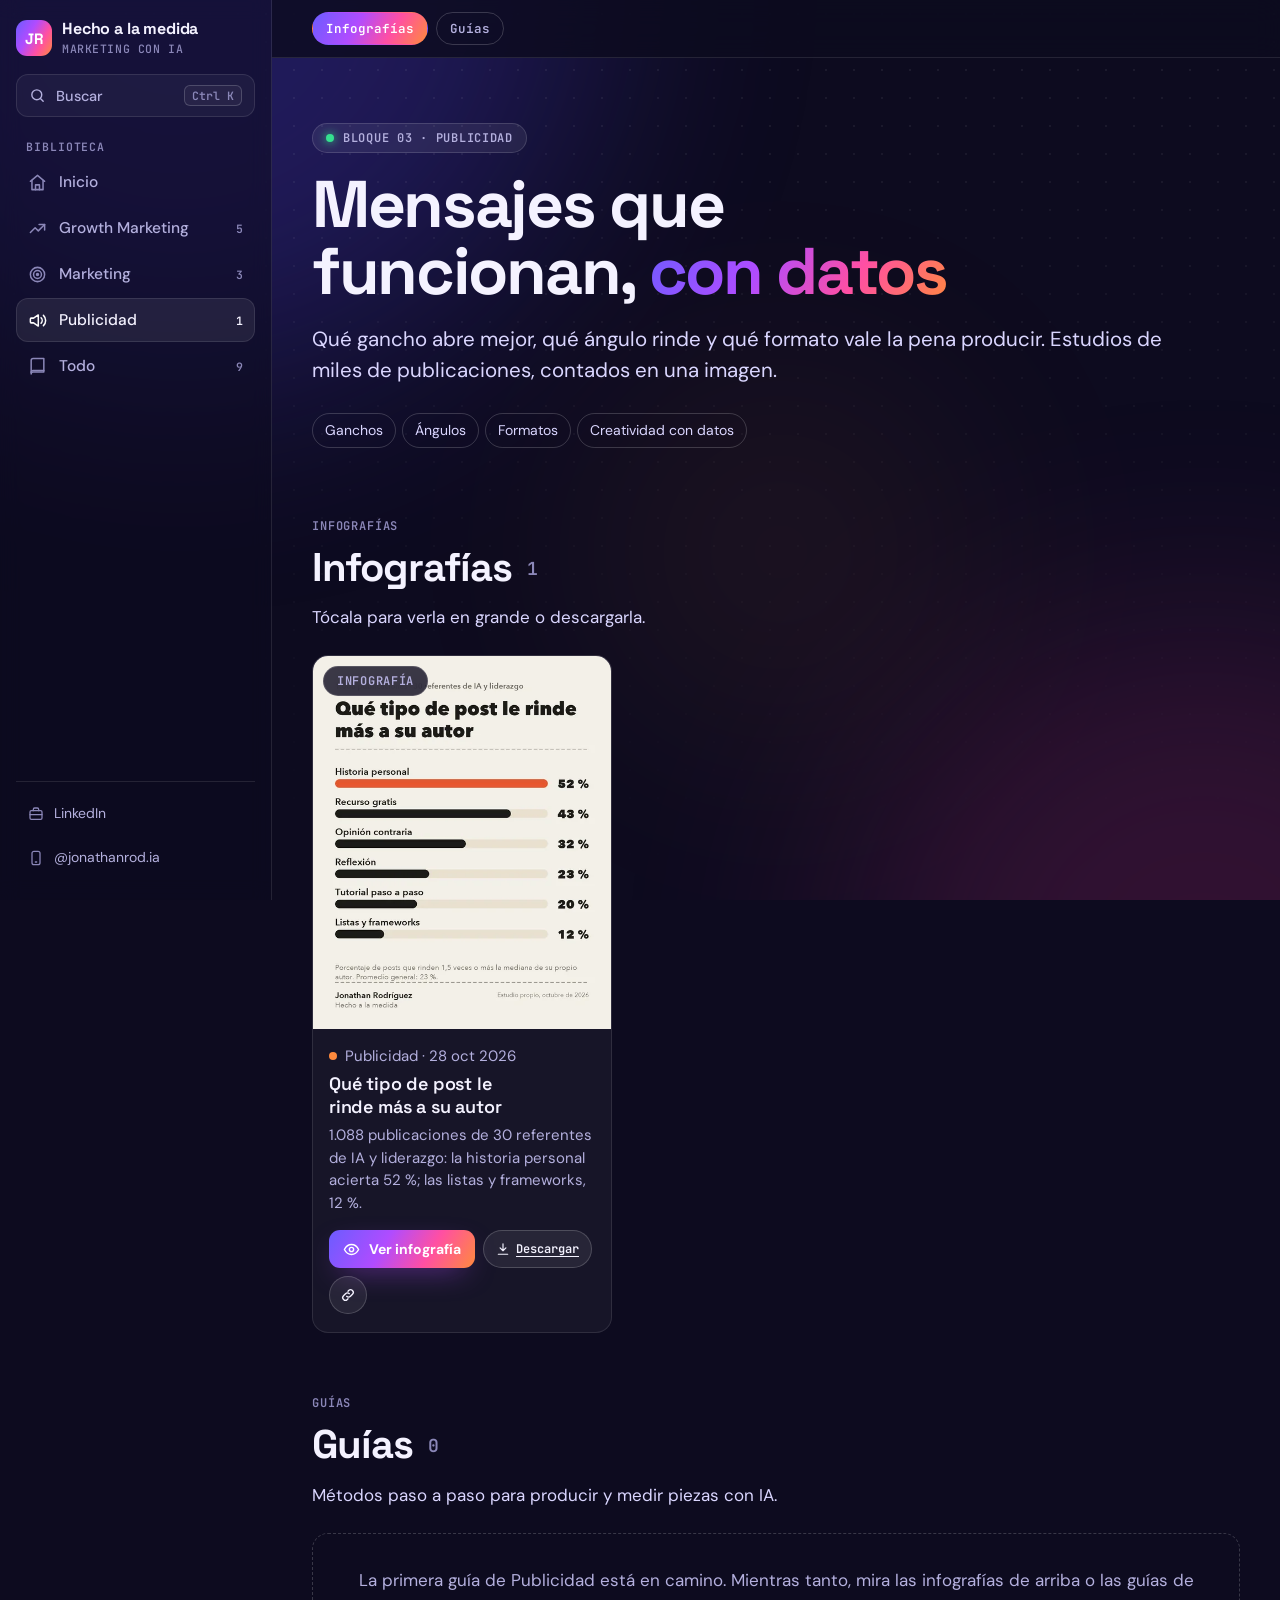
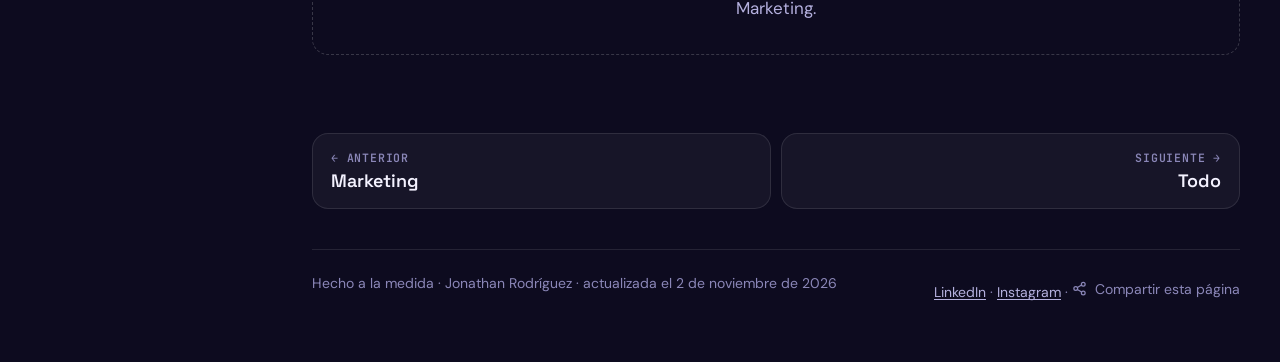
<file: docs/biblioteca/publicidad.html>
<!doctype html>
<html lang="es">
<head>
<meta charset="utf-8">
<meta name="viewport" content="width=device-width, initial-scale=1, viewport-fit=cover">
<title>Publicidad · Hecho a la medida</title>
<meta name="description" content="Guías e infografías sobre qué mensajes, ganchos y formatos funcionan, con datos de miles de publicaciones y no con corazonadas.">
<meta name="author" content="Jonathan Rodríguez">
<meta name="theme-color" content="#0D0B1F">
<meta property="og:type" content="website">
<meta property="og:title" content="Publicidad · Hecho a la medida">
<meta property="og:description" content="Guías e infografías sobre qué mensajes, ganchos y formatos funcionan, con datos de miles de publicaciones y no con corazonadas.">
<meta property="og:image" content="https://jpaulrodriguez.github.io/hecho-a-la-medida/biblioteca/img/og.jpg">
<meta property="og:image:width" content="1200">
<meta property="og:image:height" content="630">
<meta property="og:url" content="https://jpaulrodriguez.github.io/hecho-a-la-medida/biblioteca/publicidad.html">
<link rel="canonical" href="https://jpaulrodriguez.github.io/hecho-a-la-medida/biblioteca/publicidad.html">
<meta name="twitter:card" content="summary_large_image">
<link rel="icon" href="data:image/svg+xml,%3Csvg xmlns='http://www.w3.org/2000/svg' viewBox='0 0 64 64'%3E%3Cdefs%3E%3ClinearGradient id='g' x1='0' y1='0' x2='1' y2='1'%3E%3Cstop offset='0' stop-color='%236C5CFF'/%3E%3Cstop offset='.55' stop-color='%23FF4FA3'/%3E%3Cstop offset='1' stop-color='%23FF8A3D'/%3E%3C/linearGradient%3E%3C/defs%3E%3Crect width='64' height='64' rx='18' fill='url(%23g)'/%3E%3Ctext x='32' y='42' font-family='Arial' font-weight='700' font-size='26' text-anchor='middle' fill='white'%3EJR%3C/text%3E%3C/svg%3E">
<link rel="preconnect" href="https://fonts.googleapis.com">
<link rel="preconnect" href="https://fonts.gstatic.com" crossorigin>
<link href="https://fonts.googleapis.com/css2?family=DM+Sans:opsz,wght@9..40,400;9..40,500;9..40,700&family=JetBrains+Mono:wght@400;500;600&family=Space+Grotesk:wght@600;700&display=swap" rel="stylesheet">
<link rel="stylesheet" href="assets/estilo.css?v=d2181cea69">
</head>
<body data-pagina="publicidad">
<svg width="0" height="0" style="position:absolute" aria-hidden="true">
  <defs>
    <symbol id="i-casa" viewBox="0 0 24 24" fill="none" stroke="currentColor" stroke-width="1.9" stroke-linecap="round" stroke-linejoin="round"><path d="M3 10.5 12 3l9 7.5"/><path d="M5 9.5V21h14V9.5"/><path d="M9.5 21v-6h5v6"/></symbol>
    <symbol id="i-maletin" viewBox="0 0 24 24" fill="none" stroke="currentColor" stroke-width="1.9" stroke-linecap="round" stroke-linejoin="round"><rect x="3" y="7" width="18" height="13" rx="2"/><path d="M8 7V5a2 2 0 0 1 2-2h4a2 2 0 0 1 2 2v2"/><path d="M3 13h18"/></symbol>
    <symbol id="i-celular" viewBox="0 0 24 24" fill="none" stroke="currentColor" stroke-width="1.9" stroke-linecap="round" stroke-linejoin="round"><rect x="6" y="2" width="12" height="20" rx="3"/><path d="M11 18h2"/></symbol>
    <symbol id="i-libro" viewBox="0 0 24 24" fill="none" stroke="currentColor" stroke-width="1.9" stroke-linecap="round" stroke-linejoin="round"><path d="M4 19.5V4.5A2.5 2.5 0 0 1 6.5 2H20v17H6.5A2.5 2.5 0 0 0 4 21.5z"/><path d="M4 19.5A2.5 2.5 0 0 1 6.5 17H20"/></symbol>
    <symbol id="i-crecer" viewBox="0 0 24 24" fill="none" stroke="currentColor" stroke-width="1.9" stroke-linecap="round" stroke-linejoin="round"><path d="M3 17l6-6 4 4 8-8"/><path d="M14 7h7v7"/></symbol>
    <symbol id="i-diana" viewBox="0 0 24 24" fill="none" stroke="currentColor" stroke-width="1.9" stroke-linecap="round" stroke-linejoin="round"><circle cx="12" cy="12" r="9"/><circle cx="12" cy="12" r="5"/><circle cx="12" cy="12" r="1.2" fill="currentColor"/></symbol>
    <symbol id="i-megafono" viewBox="0 0 24 24" fill="none" stroke="currentColor" stroke-width="1.9" stroke-linecap="round" stroke-linejoin="round"><path d="M3 10v4a1 1 0 0 0 1 1h3l6 4V5L7 9H4a1 1 0 0 0-1 1z"/><path d="M16.5 8.5a5 5 0 0 1 0 7"/><path d="M19.5 5.5a9 9 0 0 1 0 13"/></symbol>
    <symbol id="i-buscar" viewBox="0 0 24 24" fill="none" stroke="currentColor" stroke-width="2" stroke-linecap="round" stroke-linejoin="round"><circle cx="11" cy="11" r="7"/><path d="m20 20-3.5-3.5"/></symbol>
    <symbol id="i-menu" viewBox="0 0 24 24" fill="none" stroke="currentColor" stroke-width="2" stroke-linecap="round"><path d="M4 7h16M4 12h16M4 17h16"/></symbol>
    <symbol id="i-cerrar" viewBox="0 0 24 24" fill="none" stroke="currentColor" stroke-width="2" stroke-linecap="round"><path d="M6 6l12 12M18 6 6 18"/></symbol>
    <symbol id="i-der" viewBox="0 0 24 24" fill="none" stroke="currentColor" stroke-width="2" stroke-linecap="round" stroke-linejoin="round"><path d="M5 12h14M13 6l6 6-6 6"/></symbol>
    <symbol id="i-izq" viewBox="0 0 24 24" fill="none" stroke="currentColor" stroke-width="2" stroke-linecap="round" stroke-linejoin="round"><path d="M19 12H5M11 6l-6 6 6 6"/></symbol>
    <symbol id="i-abrir" viewBox="0 0 24 24" fill="none" stroke="currentColor" stroke-width="2" stroke-linecap="round" stroke-linejoin="round"><path d="M14 4h6v6"/><path d="M20 4 11 13"/><path d="M19 14v5a1 1 0 0 1-1 1H5a1 1 0 0 1-1-1V6a1 1 0 0 1 1-1h5"/></symbol>
    <symbol id="i-enlace" viewBox="0 0 24 24" fill="none" stroke="currentColor" stroke-width="2" stroke-linecap="round" stroke-linejoin="round"><path d="M10 14a4 4 0 0 0 5.7 0l3-3a4 4 0 0 0-5.7-5.7l-1 1"/><path d="M14 10a4 4 0 0 0-5.7 0l-3 3a4 4 0 0 0 5.7 5.7l1-1"/></symbol>
    <symbol id="i-ojo" viewBox="0 0 24 24" fill="none" stroke="currentColor" stroke-width="2" stroke-linecap="round" stroke-linejoin="round"><path d="M2 12s3.5-7 10-7 10 7 10 7-3.5 7-10 7S2 12 2 12z"/><circle cx="12" cy="12" r="3"/></symbol>
    <symbol id="i-bajar" viewBox="0 0 24 24" fill="none" stroke="currentColor" stroke-width="2" stroke-linecap="round" stroke-linejoin="round"><path d="M12 3v12M7 10l5 5 5-5"/><path d="M4 21h16"/></symbol>
    <symbol id="i-numeral" viewBox="0 0 24 24" fill="none" stroke="currentColor" stroke-width="2" stroke-linecap="round"><path d="M5 9h14M5 15h14M10 3 8 21M16 3l-2 18"/></symbol>
    <symbol id="i-pagina" viewBox="0 0 24 24" fill="none" stroke="currentColor" stroke-width="2" stroke-linecap="round" stroke-linejoin="round"><path d="M14 3H6a1 1 0 0 0-1 1v16a1 1 0 0 0 1 1h12a1 1 0 0 0 1-1V8z"/><path d="M14 3v5h5"/></symbol>
    <symbol id="i-compartir" viewBox="0 0 24 24" fill="none" stroke="currentColor" stroke-width="2" stroke-linecap="round" stroke-linejoin="round"><circle cx="18" cy="5" r="3"/><circle cx="6" cy="12" r="3"/><circle cx="18" cy="19" r="3"/><path d="m8.6 13.5 6.8 4M15.4 6.5l-6.8 4"/></symbol>
  </defs>
</svg>
<a class="saltar" href="#contenido">Saltar al contenido</a>
<div class="cielo" aria-hidden="true"><i></i><i></i><i></i></div>

<header class="barra-movil">
  <a class="marca" href="index.html"><span class="marca-sello" aria-hidden="true">JR</span><span class="marca-nombre">Hecho a la medida</span></a>
  <button class="icono" type="button" data-buscar aria-label="Buscar en el sitio"><svg aria-hidden="true"><use href="#i-buscar"/></svg></button>
  <button class="icono" type="button" id="abrir-menu" aria-label="Abrir el menú" aria-controls="lateral" aria-expanded="false"><svg aria-hidden="true"><use href="#i-menu"/></svg></button>
</header>
<div class="velo" id="velo" aria-hidden="true"></div>

<div class="marco">
  <aside class="lateral" id="lateral" aria-label="Navegación del sitio">
    <div class="lateral-cabeza">
      <a class="marca" href="index.html"><span class="marca-sello" aria-hidden="true">JR</span><span class="marca-nombre">Hecho a la medida<small>Marketing con IA</small></span></a>
      <button class="icono cerrar-menu" type="button" aria-label="Cerrar el menú"><svg aria-hidden="true"><use href="#i-cerrar"/></svg></button>
    </div>
    <button class="disparador" type="button" data-buscar><svg aria-hidden="true"><use href="#i-buscar"/></svg>Buscar<kbd class="tecla-mod">⌘ K</kbd></button>
    <nav aria-label="Páginas">
      <p class="nav-titulo">Biblioteca</p>
      <ul class="nav">
        <li><a href="index.html"><svg aria-hidden="true"><use href="#i-casa"/></svg>Inicio</a></li>
        <li><a href="growth-marketing.html"><svg aria-hidden="true"><use href="#i-crecer"/></svg>Growth Marketing<span class="cuantos">5</span></a></li>
        <li><a href="marketing.html"><svg aria-hidden="true"><use href="#i-diana"/></svg>Marketing<span class="cuantos">3</span></a></li>
        <li><a href="publicidad.html" aria-current="page"><svg aria-hidden="true"><use href="#i-megafono"/></svg>Publicidad<span class="cuantos">1</span></a></li>
        <li><a href="todo.html"><svg aria-hidden="true"><use href="#i-libro"/></svg>Todo<span class="cuantos">9</span></a></li>
      </ul>
    </nav>
    <div class="lateral-pie">
      <a href="https://www.linkedin.com/in/jonathanrod1986/" rel="me noopener" target="_blank"><svg aria-hidden="true"><use href="#i-maletin"/></svg>LinkedIn</a>
      <a href="https://www.instagram.com/jonathanrod.ia/" rel="me noopener" target="_blank"><svg aria-hidden="true"><use href="#i-celular"/></svg>@jonathanrod.ia</a>
    </div>
  </aside>

  <main class="contenido" id="contenido" tabindex="-1">
    <nav class="fases" id="fases" aria-label="En esta página"></nav>
    <div class="envase">
<header class="cabeza">
  <span class="chip"><i></i>Bloque 03 · Publicidad</span>
  <h1>Mensajes que funcionan, <span class="g">con datos</span></h1>
  <p class="bajada">Qué gancho abre mejor, qué ángulo rinde y qué formato vale la pena producir. Estudios de miles de publicaciones, contados en una imagen.</p>
  <div class="temas"><span>Ganchos</span><span>Ángulos</span><span>Formatos</span><span>Creatividad con datos</span></div>
</header>

<section id="infografias">
  <span class="etiqueta">Infografías</span>
  <h2>Infografías <span class="cuantos">1</span></h2>
  <p class="seccion-intro">Tócala para verla en grande o descargarla.</p>
  <div class="recursos" data-recursos data-bloque="publicidad" data-tipo="infografia" data-vacio="La primera infografía de Publicidad está en camino."></div>
</section>

<section id="guias">
  <span class="etiqueta">Guías</span>
  <h2>Guías <span class="cuantos">0</span></h2>
  <p class="seccion-intro">Métodos paso a paso para producir y medir piezas con IA.</p>
  <div class="recursos" data-recursos data-bloque="publicidad" data-tipo="guia" data-vacio="La primera guía de Publicidad está en camino. Mientras tanto, mira las infografías de arriba o las guías de Marketing."></div>
</section>
      <nav class="paginacion" aria-label="Páginas vecinas">
        <a class="ant" href="marketing.html"><small>← Anterior</small>Marketing</a>
        <a class="sig" href="todo.html"><small>Siguiente →</small>Todo</a>
      </nav>
      <footer class="pie">
        <span>Hecho a la medida · Jonathan Rodríguez · actualizada el 2 de noviembre de 2026</span>
        <span><a href="https://www.linkedin.com/in/jonathanrod1986/" rel="me">LinkedIn</a> · <a href="https://www.instagram.com/jonathanrod.ia/" rel="me">Instagram</a> · <button class="atajo" type="button" data-compartir><svg width="15" height="15" aria-hidden="true"><use href="#i-compartir"/></svg>Compartir esta página</button></span>
      </footer>
    </div>
  </main>

  <aside class="rail" aria-label="En esta página">
    <p class="rail-titulo">En esta página</p>
    <ol id="rail-lista"></ol>
  </aside>
</div>

<dialog class="buscador" id="buscador" aria-label="Buscar en el sitio">
  <div class="buscador-cabeza">
    <svg aria-hidden="true"><use href="#i-buscar"/></svg>
    <input type="search" placeholder="Busca una guía, una infografía, un tema…" aria-label="Buscar" aria-controls="resultados" autocomplete="off" spellcheck="false">
    <form method="dialog"><button class="icono" aria-label="Cerrar la búsqueda"><svg aria-hidden="true"><use href="#i-cerrar"/></svg></button></form>
  </div>
  <ul class="resultados" id="resultados" role="listbox" aria-label="Resultados"></ul>
  <div class="buscador-pie"><span><kbd>↑</kbd><kbd>↓</kbd> moverse</span><span><kbd>Enter</kbd> abrir</span><span><kbd>Esc</kbd> cerrar</span></div>
</dialog>

<dialog class="visor" id="visor" aria-label="Visor de infografías">
  <div class="visor-cabeza">
    <span class="titulo"></span><span class="contador"></span>
    <a class="icono" id="visor-bajar" href="#" download aria-label="Descargar la imagen"><svg aria-hidden="true"><use href="#i-bajar"/></svg></a>
    <button class="icono" type="button" data-cerrar aria-label="Cerrar el visor"><svg aria-hidden="true"><use href="#i-cerrar"/></svg></button>
  </div>
  <div class="visor-escena"><img alt=""></div>
  <div class="visor-pie">
    <button class="icono" type="button" data-mover="-1" aria-label="Imagen anterior"><svg aria-hidden="true"><use href="#i-izq"/></svg></button>
    <button class="icono" type="button" data-mover="1" aria-label="Imagen siguiente"><svg aria-hidden="true"><use href="#i-der"/></svg></button>
  </div>
</dialog>

<div class="aviso" id="aviso" role="status" aria-live="polite"></div>
<script src="assets/app.js?v=d2181cea69" defer></script>
</body>
</html>
</file>
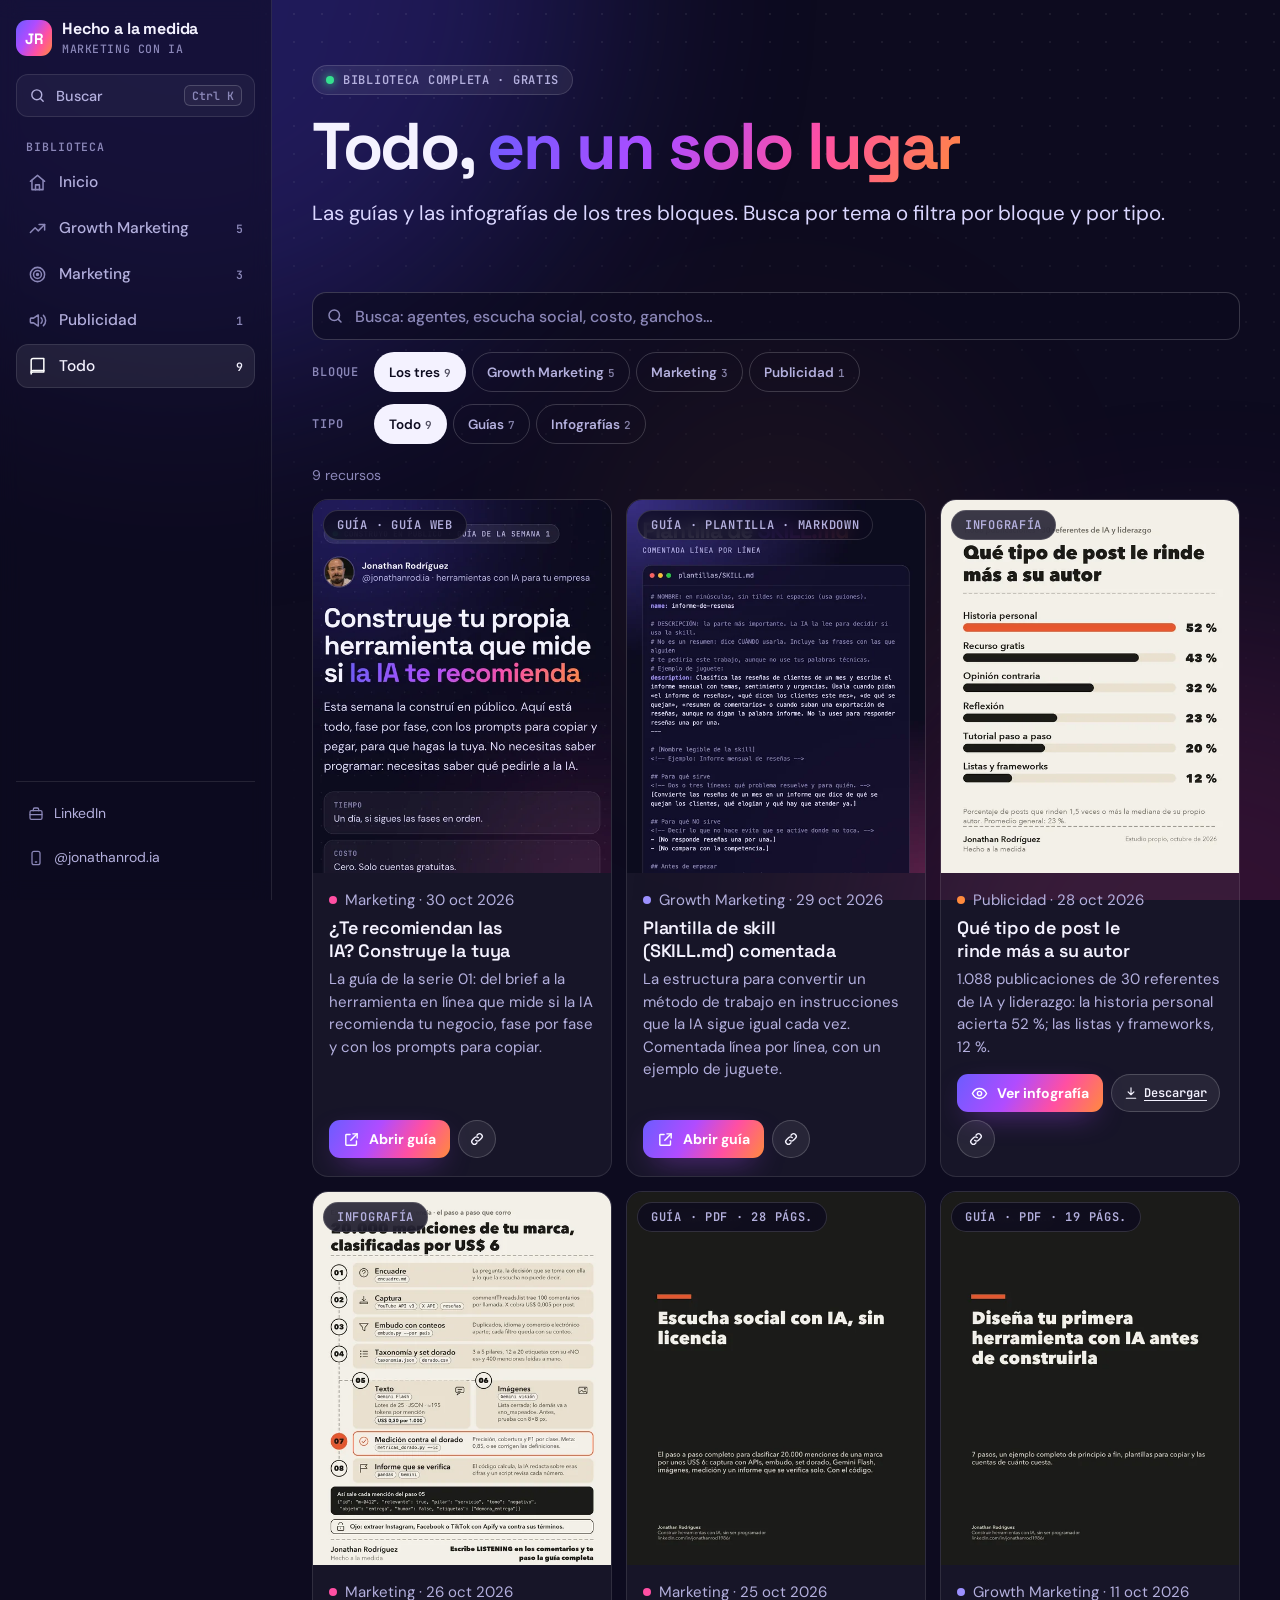
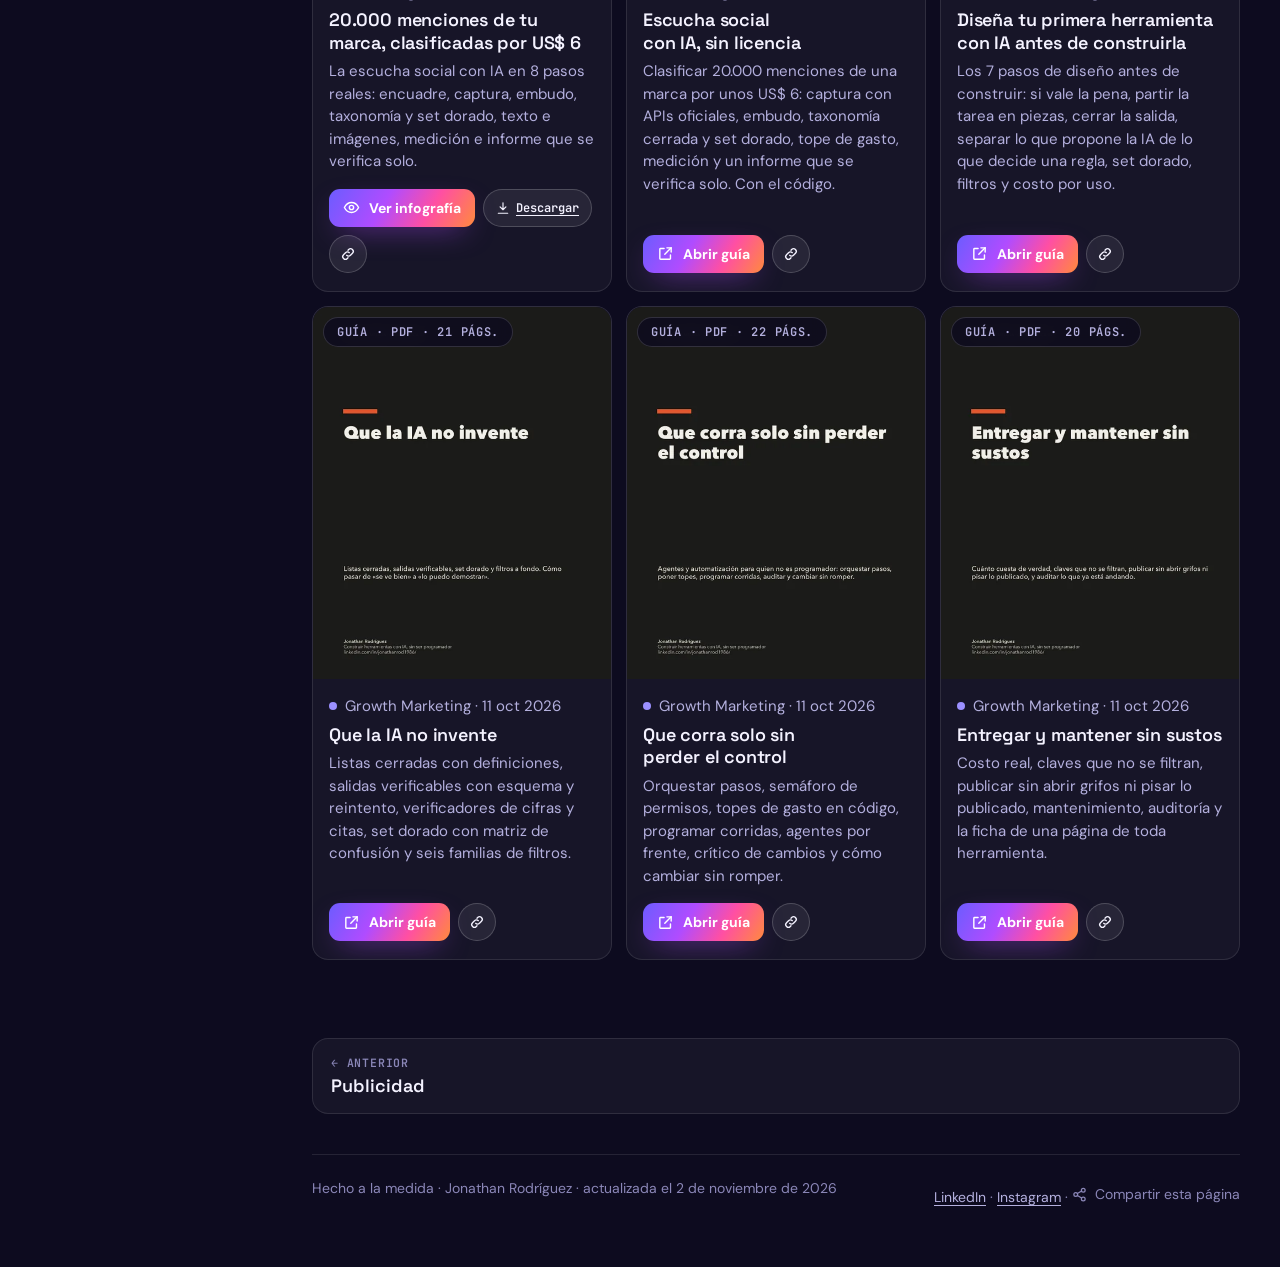
<file: docs/biblioteca/todo.html>
<!doctype html>
<html lang="es">
<head>
<meta charset="utf-8">
<meta name="viewport" content="width=device-width, initial-scale=1, viewport-fit=cover">
<title>Todo · Hecho a la medida</title>
<meta name="description" content="Todas las guías e infografías de Growth Marketing, Marketing y Publicidad, con búsqueda y filtros.">
<meta name="author" content="Jonathan Rodríguez">
<meta name="theme-color" content="#0D0B1F">
<meta property="og:type" content="website">
<meta property="og:title" content="Todo · Hecho a la medida">
<meta property="og:description" content="Todas las guías e infografías de Growth Marketing, Marketing y Publicidad, con búsqueda y filtros.">
<meta property="og:image" content="https://jpaulrodriguez.github.io/hecho-a-la-medida/biblioteca/img/og.jpg">
<meta property="og:image:width" content="1200">
<meta property="og:image:height" content="630">
<meta property="og:url" content="https://jpaulrodriguez.github.io/hecho-a-la-medida/biblioteca/todo.html">
<link rel="canonical" href="https://jpaulrodriguez.github.io/hecho-a-la-medida/biblioteca/todo.html">
<meta name="twitter:card" content="summary_large_image">
<link rel="icon" href="data:image/svg+xml,%3Csvg xmlns='http://www.w3.org/2000/svg' viewBox='0 0 64 64'%3E%3Cdefs%3E%3ClinearGradient id='g' x1='0' y1='0' x2='1' y2='1'%3E%3Cstop offset='0' stop-color='%236C5CFF'/%3E%3Cstop offset='.55' stop-color='%23FF4FA3'/%3E%3Cstop offset='1' stop-color='%23FF8A3D'/%3E%3C/linearGradient%3E%3C/defs%3E%3Crect width='64' height='64' rx='18' fill='url(%23g)'/%3E%3Ctext x='32' y='42' font-family='Arial' font-weight='700' font-size='26' text-anchor='middle' fill='white'%3EJR%3C/text%3E%3C/svg%3E">
<link rel="preconnect" href="https://fonts.googleapis.com">
<link rel="preconnect" href="https://fonts.gstatic.com" crossorigin>
<link href="https://fonts.googleapis.com/css2?family=DM+Sans:opsz,wght@9..40,400;9..40,500;9..40,700&family=JetBrains+Mono:wght@400;500;600&family=Space+Grotesk:wght@600;700&display=swap" rel="stylesheet">
<link rel="stylesheet" href="assets/estilo.css?v=d2181cea69">
</head>
<body data-pagina="todo">
<svg width="0" height="0" style="position:absolute" aria-hidden="true">
  <defs>
    <symbol id="i-casa" viewBox="0 0 24 24" fill="none" stroke="currentColor" stroke-width="1.9" stroke-linecap="round" stroke-linejoin="round"><path d="M3 10.5 12 3l9 7.5"/><path d="M5 9.5V21h14V9.5"/><path d="M9.5 21v-6h5v6"/></symbol>
    <symbol id="i-maletin" viewBox="0 0 24 24" fill="none" stroke="currentColor" stroke-width="1.9" stroke-linecap="round" stroke-linejoin="round"><rect x="3" y="7" width="18" height="13" rx="2"/><path d="M8 7V5a2 2 0 0 1 2-2h4a2 2 0 0 1 2 2v2"/><path d="M3 13h18"/></symbol>
    <symbol id="i-celular" viewBox="0 0 24 24" fill="none" stroke="currentColor" stroke-width="1.9" stroke-linecap="round" stroke-linejoin="round"><rect x="6" y="2" width="12" height="20" rx="3"/><path d="M11 18h2"/></symbol>
    <symbol id="i-libro" viewBox="0 0 24 24" fill="none" stroke="currentColor" stroke-width="1.9" stroke-linecap="round" stroke-linejoin="round"><path d="M4 19.5V4.5A2.5 2.5 0 0 1 6.5 2H20v17H6.5A2.5 2.5 0 0 0 4 21.5z"/><path d="M4 19.5A2.5 2.5 0 0 1 6.5 17H20"/></symbol>
    <symbol id="i-crecer" viewBox="0 0 24 24" fill="none" stroke="currentColor" stroke-width="1.9" stroke-linecap="round" stroke-linejoin="round"><path d="M3 17l6-6 4 4 8-8"/><path d="M14 7h7v7"/></symbol>
    <symbol id="i-diana" viewBox="0 0 24 24" fill="none" stroke="currentColor" stroke-width="1.9" stroke-linecap="round" stroke-linejoin="round"><circle cx="12" cy="12" r="9"/><circle cx="12" cy="12" r="5"/><circle cx="12" cy="12" r="1.2" fill="currentColor"/></symbol>
    <symbol id="i-megafono" viewBox="0 0 24 24" fill="none" stroke="currentColor" stroke-width="1.9" stroke-linecap="round" stroke-linejoin="round"><path d="M3 10v4a1 1 0 0 0 1 1h3l6 4V5L7 9H4a1 1 0 0 0-1 1z"/><path d="M16.5 8.5a5 5 0 0 1 0 7"/><path d="M19.5 5.5a9 9 0 0 1 0 13"/></symbol>
    <symbol id="i-buscar" viewBox="0 0 24 24" fill="none" stroke="currentColor" stroke-width="2" stroke-linecap="round" stroke-linejoin="round"><circle cx="11" cy="11" r="7"/><path d="m20 20-3.5-3.5"/></symbol>
    <symbol id="i-menu" viewBox="0 0 24 24" fill="none" stroke="currentColor" stroke-width="2" stroke-linecap="round"><path d="M4 7h16M4 12h16M4 17h16"/></symbol>
    <symbol id="i-cerrar" viewBox="0 0 24 24" fill="none" stroke="currentColor" stroke-width="2" stroke-linecap="round"><path d="M6 6l12 12M18 6 6 18"/></symbol>
    <symbol id="i-der" viewBox="0 0 24 24" fill="none" stroke="currentColor" stroke-width="2" stroke-linecap="round" stroke-linejoin="round"><path d="M5 12h14M13 6l6 6-6 6"/></symbol>
    <symbol id="i-izq" viewBox="0 0 24 24" fill="none" stroke="currentColor" stroke-width="2" stroke-linecap="round" stroke-linejoin="round"><path d="M19 12H5M11 6l-6 6 6 6"/></symbol>
    <symbol id="i-abrir" viewBox="0 0 24 24" fill="none" stroke="currentColor" stroke-width="2" stroke-linecap="round" stroke-linejoin="round"><path d="M14 4h6v6"/><path d="M20 4 11 13"/><path d="M19 14v5a1 1 0 0 1-1 1H5a1 1 0 0 1-1-1V6a1 1 0 0 1 1-1h5"/></symbol>
    <symbol id="i-enlace" viewBox="0 0 24 24" fill="none" stroke="currentColor" stroke-width="2" stroke-linecap="round" stroke-linejoin="round"><path d="M10 14a4 4 0 0 0 5.7 0l3-3a4 4 0 0 0-5.7-5.7l-1 1"/><path d="M14 10a4 4 0 0 0-5.7 0l-3 3a4 4 0 0 0 5.7 5.7l1-1"/></symbol>
    <symbol id="i-ojo" viewBox="0 0 24 24" fill="none" stroke="currentColor" stroke-width="2" stroke-linecap="round" stroke-linejoin="round"><path d="M2 12s3.5-7 10-7 10 7 10 7-3.5 7-10 7S2 12 2 12z"/><circle cx="12" cy="12" r="3"/></symbol>
    <symbol id="i-bajar" viewBox="0 0 24 24" fill="none" stroke="currentColor" stroke-width="2" stroke-linecap="round" stroke-linejoin="round"><path d="M12 3v12M7 10l5 5 5-5"/><path d="M4 21h16"/></symbol>
    <symbol id="i-numeral" viewBox="0 0 24 24" fill="none" stroke="currentColor" stroke-width="2" stroke-linecap="round"><path d="M5 9h14M5 15h14M10 3 8 21M16 3l-2 18"/></symbol>
    <symbol id="i-pagina" viewBox="0 0 24 24" fill="none" stroke="currentColor" stroke-width="2" stroke-linecap="round" stroke-linejoin="round"><path d="M14 3H6a1 1 0 0 0-1 1v16a1 1 0 0 0 1 1h12a1 1 0 0 0 1-1V8z"/><path d="M14 3v5h5"/></symbol>
    <symbol id="i-compartir" viewBox="0 0 24 24" fill="none" stroke="currentColor" stroke-width="2" stroke-linecap="round" stroke-linejoin="round"><circle cx="18" cy="5" r="3"/><circle cx="6" cy="12" r="3"/><circle cx="18" cy="19" r="3"/><path d="m8.6 13.5 6.8 4M15.4 6.5l-6.8 4"/></symbol>
  </defs>
</svg>
<a class="saltar" href="#contenido">Saltar al contenido</a>
<div class="cielo" aria-hidden="true"><i></i><i></i><i></i></div>

<header class="barra-movil">
  <a class="marca" href="index.html"><span class="marca-sello" aria-hidden="true">JR</span><span class="marca-nombre">Hecho a la medida</span></a>
  <button class="icono" type="button" data-buscar aria-label="Buscar en el sitio"><svg aria-hidden="true"><use href="#i-buscar"/></svg></button>
  <button class="icono" type="button" id="abrir-menu" aria-label="Abrir el menú" aria-controls="lateral" aria-expanded="false"><svg aria-hidden="true"><use href="#i-menu"/></svg></button>
</header>
<div class="velo" id="velo" aria-hidden="true"></div>

<div class="marco">
  <aside class="lateral" id="lateral" aria-label="Navegación del sitio">
    <div class="lateral-cabeza">
      <a class="marca" href="index.html"><span class="marca-sello" aria-hidden="true">JR</span><span class="marca-nombre">Hecho a la medida<small>Marketing con IA</small></span></a>
      <button class="icono cerrar-menu" type="button" aria-label="Cerrar el menú"><svg aria-hidden="true"><use href="#i-cerrar"/></svg></button>
    </div>
    <button class="disparador" type="button" data-buscar><svg aria-hidden="true"><use href="#i-buscar"/></svg>Buscar<kbd class="tecla-mod">⌘ K</kbd></button>
    <nav aria-label="Páginas">
      <p class="nav-titulo">Biblioteca</p>
      <ul class="nav">
        <li><a href="index.html"><svg aria-hidden="true"><use href="#i-casa"/></svg>Inicio</a></li>
        <li><a href="growth-marketing.html"><svg aria-hidden="true"><use href="#i-crecer"/></svg>Growth Marketing<span class="cuantos">5</span></a></li>
        <li><a href="marketing.html"><svg aria-hidden="true"><use href="#i-diana"/></svg>Marketing<span class="cuantos">3</span></a></li>
        <li><a href="publicidad.html"><svg aria-hidden="true"><use href="#i-megafono"/></svg>Publicidad<span class="cuantos">1</span></a></li>
        <li><a href="todo.html" aria-current="page"><svg aria-hidden="true"><use href="#i-libro"/></svg>Todo<span class="cuantos">9</span></a></li>
      </ul>
    </nav>
    <div class="lateral-pie">
      <a href="https://www.linkedin.com/in/jonathanrod1986/" rel="me noopener" target="_blank"><svg aria-hidden="true"><use href="#i-maletin"/></svg>LinkedIn</a>
      <a href="https://www.instagram.com/jonathanrod.ia/" rel="me noopener" target="_blank"><svg aria-hidden="true"><use href="#i-celular"/></svg>@jonathanrod.ia</a>
    </div>
  </aside>

  <main class="contenido" id="contenido" tabindex="-1">
    <nav class="fases" id="fases" aria-label="En esta página"></nav>
    <div class="envase">
<header class="cabeza">
  <span class="chip"><i></i>Biblioteca completa · gratis</span>
  <h1>Todo, <span class="g">en un solo lugar</span></h1>
  <p class="bajada">Las guías y las infografías de los tres bloques. Busca por tema o filtra por bloque y por tipo.</p>
</header>

<section id="recursos-todos" style="padding-top:20px">
  <h2 class="oculto">Recursos</h2>
  <div class="controles">
    <label class="buscar-campo">
      <span class="oculto">Buscar en la biblioteca</span>
      <svg aria-hidden="true"><use href="#i-buscar"/></svg>
      <input type="search" id="buscar-recurso" placeholder="Busca: agentes, escucha social, costo, ganchos…" autocomplete="off">
    </label>
    <div class="filtros" role="group" aria-label="Filtrar por bloque">
      <span class="etiqueta">Bloque</span>
      <button class="filtro" type="button" data-filtro="bloque" data-valor="todo" aria-pressed="true">Los tres</button>
      <button class="filtro" type="button" data-filtro="bloque" data-valor="growth" aria-pressed="false">Growth Marketing</button>
      <button class="filtro" type="button" data-filtro="bloque" data-valor="marketing" aria-pressed="false">Marketing</button>
      <button class="filtro" type="button" data-filtro="bloque" data-valor="publicidad" aria-pressed="false">Publicidad</button>
    </div>
    <div class="filtros" role="group" aria-label="Filtrar por tipo">
      <span class="etiqueta">Tipo</span>
      <button class="filtro" type="button" data-filtro="tipo" data-valor="todo" aria-pressed="true">Todo</button>
      <button class="filtro" type="button" data-filtro="tipo" data-valor="guia" aria-pressed="false">Guías</button>
      <button class="filtro" type="button" data-filtro="tipo" data-valor="infografia" aria-pressed="false">Infografías</button>
    </div>
  </div>
  <p class="conteo" id="conteo" aria-live="polite"></p>
  <div class="recursos" id="recursos"></div>
  <noscript><p class="vacio-lista">Para filtrar hace falta JavaScript. Las guías también están en <a href="https://jpaulrodriguez.github.io/hecho-a-la-medida/">Hecho a la medida</a>.</p></noscript>
</section>
      <nav class="paginacion" aria-label="Páginas vecinas">
        <a class="ant" href="publicidad.html"><small>← Anterior</small>Publicidad</a>
      </nav>
      <footer class="pie">
        <span>Hecho a la medida · Jonathan Rodríguez · actualizada el 2 de noviembre de 2026</span>
        <span><a href="https://www.linkedin.com/in/jonathanrod1986/" rel="me">LinkedIn</a> · <a href="https://www.instagram.com/jonathanrod.ia/" rel="me">Instagram</a> · <button class="atajo" type="button" data-compartir><svg width="15" height="15" aria-hidden="true"><use href="#i-compartir"/></svg>Compartir esta página</button></span>
      </footer>
    </div>
  </main>

  <aside class="rail" aria-label="En esta página">
    <p class="rail-titulo">En esta página</p>
    <ol id="rail-lista"></ol>
  </aside>
</div>

<dialog class="buscador" id="buscador" aria-label="Buscar en el sitio">
  <div class="buscador-cabeza">
    <svg aria-hidden="true"><use href="#i-buscar"/></svg>
    <input type="search" placeholder="Busca una guía, una infografía, un tema…" aria-label="Buscar" aria-controls="resultados" autocomplete="off" spellcheck="false">
    <form method="dialog"><button class="icono" aria-label="Cerrar la búsqueda"><svg aria-hidden="true"><use href="#i-cerrar"/></svg></button></form>
  </div>
  <ul class="resultados" id="resultados" role="listbox" aria-label="Resultados"></ul>
  <div class="buscador-pie"><span><kbd>↑</kbd><kbd>↓</kbd> moverse</span><span><kbd>Enter</kbd> abrir</span><span><kbd>Esc</kbd> cerrar</span></div>
</dialog>

<dialog class="visor" id="visor" aria-label="Visor de infografías">
  <div class="visor-cabeza">
    <span class="titulo"></span><span class="contador"></span>
    <a class="icono" id="visor-bajar" href="#" download aria-label="Descargar la imagen"><svg aria-hidden="true"><use href="#i-bajar"/></svg></a>
    <button class="icono" type="button" data-cerrar aria-label="Cerrar el visor"><svg aria-hidden="true"><use href="#i-cerrar"/></svg></button>
  </div>
  <div class="visor-escena"><img alt=""></div>
  <div class="visor-pie">
    <button class="icono" type="button" data-mover="-1" aria-label="Imagen anterior"><svg aria-hidden="true"><use href="#i-izq"/></svg></button>
    <button class="icono" type="button" data-mover="1" aria-label="Imagen siguiente"><svg aria-hidden="true"><use href="#i-der"/></svg></button>
  </div>
</dialog>

<div class="aviso" id="aviso" role="status" aria-live="polite"></div>
<script src="assets/app.js?v=d2181cea69" defer></script>
</body>
</html>
</file>
<file: docs/biblioteca/assets/estilo.css>
/* Hecho a la medida · biblioteca · línea «Señal» (instagram-posicionamiento/LINEA-GRAFICA-IG.md) */
:root{
  --noche:#0D0B1F;--noche-2:#17133B;
  --claro:#F4F2FF;--texto:#DAD6FF;--suave:#B4B0DE;--tenue:#8B87B8;
  --violeta:#6C5CFF;--enlace:#C9C2FF;--magenta:#FF4FA3;--coral:#FF8A3D;--lima:#35E08F;
  --grad:linear-gradient(120deg,#6C5CFF 0%,#B04CFF 38%,#FF4FA3 68%,#FF8A3D 100%);
  --vidrio:rgba(255,255,255,.045);--vidrio-2:rgba(255,255,255,.07);
  --borde:rgba(255,255,255,.1);--borde-2:rgba(255,255,255,.18);
  --tit:'Space Grotesk',system-ui,sans-serif;--txt:'DM Sans',system-ui,sans-serif;--mono:'JetBrains Mono',ui-monospace,SFMono-Regular,monospace;
  --r:16px;--r-l:24px;
  --sale:cubic-bezier(.23,1,.32,1);--cajon:cubic-bezier(.32,.72,0,1);
  --lateral:272px;--rail:216px;
  color-scheme:dark;
}
*,*::before,*::after{box-sizing:border-box}
html{-webkit-text-size-adjust:100%;scroll-padding-top:84px}
@media (prefers-reduced-motion:no-preference){html{scroll-behavior:smooth}}
body{margin:0;background:var(--noche);color:var(--texto);font:400 17px/1.65 var(--txt);-webkit-font-smoothing:antialiased;overflow-x:hidden;min-height:100vh}
img{max-width:100%;display:block}
a{color:var(--enlace);text-underline-offset:3px;text-decoration-thickness:1px}
b,strong{color:var(--claro);font-weight:700}
p{margin:0 0 14px}
:focus-visible{outline:2px solid var(--enlace);outline-offset:3px;border-radius:6px}
.oculto{position:absolute!important;width:1px;height:1px;overflow:hidden;clip:rect(0 0 0 0);white-space:nowrap}
.saltar{position:fixed;left:16px;top:-60px;z-index:100;padding:10px 16px;border-radius:12px;background:var(--claro);color:var(--noche);font-weight:700;text-decoration:none;transition:top .2s var(--sale)}
.saltar:focus{top:16px}

/* cielo: manchas de luz y trama de puntos */
.cielo{position:fixed;inset:0;z-index:-1;pointer-events:none;overflow:hidden}
.cielo i{position:absolute;border-radius:50%;filter:blur(120px)}
.cielo i:nth-child(1){width:64vmax;height:64vmax;background:#4a3cd6;opacity:.32;top:-34vmax;left:-18vmax}
.cielo i:nth-child(2){width:56vmax;height:56vmax;background:#c2307f;opacity:.2;bottom:-34vmax;right:-22vmax}
.cielo i:nth-child(3){width:30vmax;height:30vmax;background:#ff8a3d;opacity:.07;top:40%;left:46%}
.cielo::after{content:'';position:absolute;inset:0;background-image:radial-gradient(rgba(255,255,255,.065) 1.2px,transparent 1.2px);background-size:28px 28px;mask-image:linear-gradient(180deg,#000 0%,rgba(0,0,0,.4) 60%,transparent 100%)}

/* estructura */
.marco{display:grid;grid-template-columns:minmax(0,1fr);min-height:100vh}
.contenido{min-width:0;padding:0 18px 40px}
.envase{max-width:1040px;margin:0 auto}
@media (min-width:1024px){.marco{grid-template-columns:var(--lateral) minmax(0,1fr)}.contenido{padding:0 40px 56px}}
@media (min-width:1320px){.marco{grid-template-columns:var(--lateral) minmax(0,1fr) var(--rail)}}

/* barra superior (móvil y tableta) */
.barra-movil{position:sticky;top:0;z-index:30;display:flex;align-items:center;gap:8px;padding:10px 14px;background:rgba(13,11,31,.82);backdrop-filter:blur(14px);-webkit-backdrop-filter:blur(14px);border-bottom:1px solid var(--borde)}
.barra-movil .marca{margin-right:auto}
@media (min-width:1024px){.barra-movil{display:none}}

/* marca */
.marca{display:inline-flex;align-items:center;gap:10px;text-decoration:none;color:var(--claro)}
.marca-sello{display:grid;place-items:center;width:36px;height:36px;border-radius:11px;background:var(--grad);font:700 15px var(--tit);color:#fff;letter-spacing:-.02em;flex:none}
.marca-nombre{font:700 16px/1.1 var(--tit);letter-spacing:-.01em}
.marca-nombre small{display:block;font:500 11.5px var(--mono);letter-spacing:.05em;color:var(--tenue);text-transform:uppercase;margin-top:3px}

/* lateral */
.lateral{position:fixed;inset:0 auto 0 0;z-index:50;width:min(86vw,var(--lateral));display:flex;flex-direction:column;gap:18px;padding:20px 16px;background:rgba(15,12,36,.97);border-right:1px solid var(--borde);overflow-y:auto;transform:translateX(-102%);visibility:hidden;transition:transform .32s var(--cajon),visibility 0s linear .32s}
.lateral.abierto{transform:none;visibility:visible;transition:transform .32s var(--cajon)}
.velo{position:fixed;inset:0;z-index:40;background:rgba(5,4,14,.6);opacity:0;pointer-events:none;transition:opacity .25s ease}
.velo.ver{opacity:1;pointer-events:auto}
@media (min-width:1024px){
  .lateral{position:sticky;top:0;height:100vh;width:auto;transform:none;visibility:visible;transition:none;background:rgba(13,11,31,.55);backdrop-filter:blur(10px);-webkit-backdrop-filter:blur(10px)}
  .velo,.lateral .cerrar-menu{display:none}
}
.lateral-cabeza{display:flex;align-items:center;justify-content:space-between;gap:8px}
.disparador{display:flex;align-items:center;gap:10px;width:100%;padding:10px 12px;border-radius:12px;background:var(--vidrio);border:1px solid var(--borde);color:var(--suave);font:500 14.5px var(--txt);cursor:pointer;transition:border-color .2s ease,background-color .2s ease,transform .16s var(--sale)}
.disparador svg{width:17px;height:17px;flex:none}
.disparador kbd{margin-left:auto}
kbd{font:600 11.5px var(--mono);color:var(--tenue);padding:2px 7px;border-radius:6px;border:1px solid var(--borde-2);background:rgba(255,255,255,.04)}
.nav-titulo{font:600 11.5px var(--mono);letter-spacing:.08em;text-transform:uppercase;color:var(--tenue);margin:4px 10px 6px}
.nav{list-style:none;padding:0;margin:0;display:grid;gap:2px}
.nav li{margin:0}
.nav a{display:flex;align-items:center;gap:12px;min-height:44px;padding:8px 12px;border-radius:12px;color:var(--suave);text-decoration:none;font:500 15.5px var(--txt);transition:background-color .2s ease,color .2s ease}
.nav a svg{width:19px;height:19px;flex:none;color:var(--tenue);transition:color .2s ease}
.nav a .cuantos{margin-left:auto;font:600 11.5px var(--mono);color:var(--tenue)}
.nav a[aria-current="page"]{background:var(--vidrio-2);color:var(--claro);box-shadow:inset 0 0 0 1px var(--borde)}
.nav a[aria-current="page"] svg{color:#fff}
.nav a[aria-current="page"] .cuantos{color:var(--claro)}
.lateral-pie{margin-top:auto;padding:14px 12px 4px;border-top:1px solid var(--borde);display:grid;gap:8px;font-size:14px}
.lateral-pie a{color:var(--suave);text-decoration:none;display:flex;align-items:center;gap:10px;min-height:36px}
.lateral-pie svg{width:16px;height:16px;color:var(--tenue)}

/* rail: índice de la página */
.rail{display:none}
@media (min-width:1320px){.rail{display:block;position:sticky;top:0;height:100vh;padding:40px 20px 24px 8px;overflow-y:auto}.rail[hidden]{display:block;visibility:hidden}}
.rail-titulo{font:600 11.5px var(--mono);letter-spacing:.08em;text-transform:uppercase;color:var(--tenue);margin:0 0 12px}
.rail ol{list-style:none;padding:0;margin:0;border-left:1px solid var(--borde)}
.rail li{margin:0}
.rail a{display:block;padding:6px 0 6px 14px;margin-left:-1px;border-left:2px solid transparent;color:var(--tenue);text-decoration:none;font-size:14px;line-height:1.35;transition:color .2s ease,border-color .2s ease}
.rail a.activa{color:var(--claro);border-left-color:var(--magenta)}

/* índice horizontal (hasta 1319px) */
.fases{position:sticky;top:57px;z-index:20;margin:0 -18px;padding:10px 18px;background:rgba(13,11,31,.82);backdrop-filter:blur(14px);-webkit-backdrop-filter:blur(14px);border-bottom:1px solid var(--borde);display:flex;gap:8px;overflow-x:auto;scrollbar-width:none}
.fases::-webkit-scrollbar{display:none}
.fases:empty{display:none}
.fases a{flex:none;text-decoration:none;padding:7px 13px;border-radius:999px;border:1px solid var(--borde-2);font:600 12.5px var(--mono);color:var(--suave);transition:background-color .2s ease,color .2s ease,border-color .2s ease}
.fases a.activa{background:var(--grad);color:#fff;border-color:transparent}
@media (min-width:1024px){.fases{top:0;margin:0 -40px;padding:12px 40px}}
@media (min-width:1320px){.fases{display:none}}

/* tipografía */
.g{background:var(--grad);-webkit-background-clip:text;background-clip:text;color:transparent}
h1{font:700 clamp(38px,6.4vw,66px)/1.02 var(--tit);letter-spacing:-.035em;color:var(--claro);margin:18px 0 18px;text-wrap:balance}
h2{font:700 clamp(28px,4vw,40px)/1.08 var(--tit);letter-spacing:-.025em;color:var(--claro);margin:0 0 14px;text-wrap:balance}
h2 .cuantos{font:600 .45em var(--mono);letter-spacing:.02em;color:var(--tenue);vertical-align:.35em;margin-left:6px}
h3{font:600 21px/1.25 var(--tit);letter-spacing:-.01em;color:var(--claro);margin:0 0 8px;text-wrap:balance}
.bajada{font-size:clamp(18px,2.2vw,20.5px);line-height:1.55;color:var(--texto);max-width:62ch;margin:0 0 26px}
.etiqueta{font:600 12px var(--mono);letter-spacing:.07em;text-transform:uppercase;color:var(--tenue)}
.nota{font-size:14.5px;color:var(--tenue);line-height:1.55}

/* secciones */
.cabeza{padding:44px 0 8px}
@media (min-width:1024px){.cabeza{padding-top:64px}}
section{padding:56px 0 6px}
section>.etiqueta{display:block;margin-bottom:12px}
.seccion-intro{max-width:66ch;margin-bottom:24px}

/* chips y píldoras */
.chip{display:inline-flex;align-items:center;gap:9px;padding:6px 13px;border-radius:999px;background:rgba(255,255,255,.07);border:1px solid rgba(255,255,255,.14);font:600 12px var(--mono);letter-spacing:.06em;text-transform:uppercase;color:var(--suave);white-space:nowrap}
.chip i{width:8px;height:8px;border-radius:50%;background:var(--lima);box-shadow:0 0 10px var(--lima)}
.temas{display:flex;flex-wrap:wrap;gap:6px;margin:0 0 6px}
.temas span{padding:5px 12px;border-radius:999px;border:1px solid var(--borde-2);font-size:14px;color:var(--texto)}

/* botones */
.botones{display:flex;flex-wrap:wrap;gap:10px;align-items:center}
.boton{display:inline-flex;align-items:center;justify-content:center;gap:9px;min-height:46px;padding:12px 20px;border-radius:14px;border:0;background:var(--grad);color:#fff;font:700 15.5px var(--txt);text-decoration:none;cursor:pointer;transition:transform .16s var(--sale),box-shadow .2s ease;box-shadow:0 10px 30px -12px rgba(176,76,255,.7)}
.boton.sec{background:var(--vidrio-2);color:var(--claro);box-shadow:inset 0 0 0 1px var(--borde-2)}
.boton.peq{min-height:38px;padding:8px 14px;font-size:14px;border-radius:11px}
.boton svg{width:17px;height:17px}
.icono{display:inline-grid;place-items:center;width:44px;height:44px;border-radius:12px;border:1px solid var(--borde);background:var(--vidrio);color:var(--claro);cursor:pointer;transition:transform .16s var(--sale),background-color .2s ease}
.icono svg{width:20px;height:20px}
.copiar{display:inline-flex;align-items:center;gap:6px;font:600 12px var(--mono);border:0;border-radius:999px;padding:7px 13px;min-height:38px;cursor:pointer;background:var(--vidrio-2);color:var(--claro);box-shadow:inset 0 0 0 1px var(--borde-2);transition:transform .16s var(--sale)}
.copiar svg{width:14px;height:14px}
.copiar.solo-icono{width:38px;padding:0;justify-content:center}
.copiar.solo-icono svg{width:16px;height:16px}
.atajo{display:inline-flex;align-items:center;gap:8px;font-size:14px;color:var(--tenue);background:none;border:0;padding:8px 0;cursor:pointer;font-family:var(--txt)}
.boton:active,.disparador:active,.icono:active,.copiar:active,.filtro:active{transform:scale(.97)}
@media (hover:none){.atajo kbd,.disparador kbd{display:none}}

/* tarjetas */
.rejilla{display:grid;gap:12px;grid-template-columns:repeat(auto-fit,minmax(min(100%,280px),1fr))}
.tarjeta{position:relative;padding:22px;border-radius:var(--r);background:var(--vidrio);border:1px solid var(--borde);transition:border-color .2s ease,transform .25s var(--sale)}
.tarjeta>:last-child{margin-bottom:0}
.tarjeta p{font-size:16px;line-height:1.55}
.tarjeta a.estira{text-decoration:none;color:inherit}
.tarjeta a.estira::after{content:'';position:absolute;inset:0;border-radius:inherit}
.flecha{display:inline-flex;align-items:center;gap:6px;font:600 13px var(--mono);color:var(--enlace)}
.icono-tarjeta{display:grid;place-items:center;width:46px;height:46px;border-radius:13px;background:var(--vidrio-2);border:1px solid var(--borde);color:var(--claro)}
.icono-tarjeta svg{width:22px;height:22px}

/* portada del inicio */
.portada{display:grid;gap:40px;align-items:center;padding:36px 0 10px}
@media (min-width:1100px){.portada{grid-template-columns:minmax(0,1.1fr) minmax(0,.9fr);padding-top:56px}}
.buscar-portada{display:flex;gap:8px;max-width:560px;margin:0 0 22px}
.buscar-portada .buscar-campo{flex:1}
.autor{display:flex;align-items:center;gap:12px}
.autor img{width:48px;height:48px;border-radius:50%;object-fit:cover;border:2px solid rgba(255,255,255,.22)}
.autor span{font-size:15px;color:var(--suave);line-height:1.35}
.autor b{display:block}

/* abanico de portadas reales */
.abanico{position:relative;width:88%;max-width:470px;aspect-ratio:10/9;margin:0 auto}
@media (min-width:1100px){.abanico{width:100%}}
.abanico a{position:absolute;top:7%;width:58%;aspect-ratio:4/5;border-radius:14px;overflow:hidden;border:1px solid var(--borde-2);background:var(--noche-2);box-shadow:0 30px 60px -25px rgba(0,0,0,.95);transition:transform .35s var(--sale),box-shadow .35s ease}
.abanico a img{width:100%;height:100%;object-fit:cover;object-position:top}
.abanico a:nth-child(1){left:0;transform:rotate(-9deg) translateY(18px)}
.abanico a:nth-child(2){left:21%;top:0;z-index:2;transform:rotate(0deg);box-shadow:0 30px 70px -20px rgba(0,0,0,.95),0 0 60px -14px rgba(176,76,255,.6)}
.abanico a:nth-child(3){right:0;transform:rotate(9deg) translateY(18px)}
.abanico a span{position:absolute;left:8px;bottom:8px;padding:3px 9px;border-radius:999px;background:rgba(13,11,31,.85);font:600 10.5px var(--mono);letter-spacing:.06em;text-transform:uppercase;color:var(--claro)}
@media (hover:hover) and (pointer:fine){
  .abanico a:nth-child(1):hover{transform:rotate(-11deg) translate(-8px,6px)}
  .abanico a:nth-child(2):hover{transform:translateY(-10px)}
  .abanico a:nth-child(3):hover{transform:rotate(11deg) translate(8px,6px)}
}

/* tarjetas de bloque */
.bloques{display:grid;gap:14px;grid-template-columns:repeat(auto-fit,minmax(min(100%,250px),1fr))}
.bloque{display:flex;flex-direction:column;gap:12px;padding:24px}
.bloque .cabeza-bloque{display:flex;align-items:center;justify-content:space-between;gap:10px}
.bloque .num-bloque{font:700 15px var(--mono);color:var(--tenue)}
.bloque h3{font-size:26px;margin:4px 0 0}
.bloque .conteo-bloque{font:600 12.5px var(--mono);letter-spacing:.04em;color:var(--suave)}
.bloque .temas span{font-size:13px;padding:4px 10px}
.bloque .flecha{margin-top:auto;padding-top:6px}
.bloque.uno{background:linear-gradient(150deg,rgba(108,92,255,.2),rgba(108,92,255,.03) 60%);border-color:rgba(156,144,255,.28)}
.bloque.dos{background:linear-gradient(150deg,rgba(255,79,163,.16),rgba(255,79,163,.02) 60%);border-color:rgba(255,79,163,.26)}
.bloque.tres{background:linear-gradient(150deg,rgba(255,138,61,.16),rgba(255,138,61,.02) 60%);border-color:rgba(255,138,61,.26)}

/* cierre */
.cierre{margin:64px 0 0;padding:28px 26px;border-radius:var(--r-l);background:var(--grad);color:#fff}
.cierre h2{color:#fff;margin:0 0 10px}
.cierre p{color:rgba(255,255,255,.92);max-width:56ch}
.cierre .boton{background:#fff;color:var(--noche);box-shadow:none}
.cierre .boton.sec{background:rgba(255,255,255,.16);color:#fff;box-shadow:inset 0 0 0 1px rgba(255,255,255,.4)}

/* biblioteca */
.controles{display:grid;gap:12px;margin:8px 0 20px}
.buscar-campo{position:relative;display:block}
.buscar-campo svg{position:absolute;left:14px;top:50%;width:18px;height:18px;transform:translateY(-50%);color:var(--tenue);pointer-events:none}
.buscar-campo input{width:100%;min-height:48px;padding:12px 14px 12px 42px;border-radius:14px;border:1px solid var(--borde-2);background:rgba(13,11,31,.6);color:var(--claro);font:500 16px var(--txt)}
.buscar-campo input::placeholder{color:var(--tenue)}
.filtros{display:flex;flex-wrap:wrap;gap:6px;align-items:center}
.filtros .etiqueta{margin-right:4px;min-width:52px}
.filtro{min-height:40px;padding:7px 14px;border-radius:999px;border:1px solid var(--borde-2);background:transparent;color:var(--suave);font:600 13.5px var(--txt);cursor:pointer;transition:background-color .2s ease,color .2s ease,border-color .2s ease,transform .16s var(--sale)}
.filtro[aria-pressed="true"]{background:var(--claro);color:var(--noche);border-color:transparent}
.filtro small{font:600 11px var(--mono);opacity:.7;margin-left:4px}
.conteo{font-size:14px;color:var(--tenue);margin:0 0 12px}
.recursos{display:grid;gap:14px;grid-template-columns:repeat(auto-fill,minmax(min(100%,270px),1fr))}
.recurso{position:relative;display:flex;flex-direction:column;border-radius:var(--r);background:var(--vidrio);border:1px solid var(--borde);overflow:hidden;transition:border-color .2s ease,transform .25s var(--sale)}
.recurso-tapa{position:relative;display:block;aspect-ratio:4/5;background:var(--noche-2);overflow:hidden;border:0;padding:0;width:100%;cursor:pointer}
.recurso-tapa img{width:100%;height:100%;object-fit:cover;object-position:top;transition:transform .5s var(--sale)}
.recurso-tapa .chip{position:absolute;left:10px;top:10px;background:rgba(13,11,31,.8);backdrop-filter:blur(8px);-webkit-backdrop-filter:blur(8px)}
.recurso-tapa .cuenta{position:absolute;right:10px;bottom:10px;padding:4px 9px;border-radius:999px;background:rgba(13,11,31,.8);font:600 11.5px var(--mono);color:var(--claro)}
.recurso-cuerpo{display:flex;flex-direction:column;gap:6px;padding:16px 16px 18px;flex:1}
.recurso-cuerpo .nota{margin:0;display:flex;align-items:center;gap:8px}
.recurso-cuerpo .nota i{width:8px;height:8px;border-radius:50%;flex:none}
.recurso[data-bloque="growth"] .nota i{background:#9C90FF}
.recurso[data-bloque="marketing"] .nota i{background:var(--magenta)}
.recurso[data-bloque="publicidad"] .nota i{background:var(--coral)}
.recurso-cuerpo h3{font-size:18px;margin:0}
.recurso-cuerpo p{font-size:15px;line-height:1.5;margin:0;color:var(--suave)}
.recurso-acciones{display:flex;flex-wrap:wrap;gap:8px;margin-top:auto;padding-top:10px}
.vacio-lista{grid-column:1/-1;padding:32px 20px;text-align:center;border-radius:var(--r);border:1px dashed var(--borde-2);color:var(--suave);margin:0}
@media (hover:hover) and (pointer:fine){
  .disparador:hover{border-color:var(--borde-2);background:var(--vidrio-2)}
  .nav a:hover{background:var(--vidrio);color:var(--claro)}
  .nav a:hover svg{color:var(--claro)}
  .rail a:hover,.lateral-pie a:hover{color:var(--claro)}
  .boton:hover{box-shadow:0 14px 36px -12px rgba(255,79,163,.75)}
  .boton.sec:hover{background:rgba(255,255,255,.1)}
  .icono:hover{background:var(--vidrio-2)}
  .tarjeta.enlace:hover{border-color:var(--borde-2);transform:translateY(-2px)}
  .fases a:not(.activa):hover{color:var(--claro);border-color:rgba(255,255,255,.3)}
  .recurso:hover{border-color:var(--borde-2);transform:translateY(-2px)}
  .recurso:hover .recurso-tapa img{transform:scale(1.03)}
  .filtro:not([aria-pressed="true"]):hover{color:var(--claro);border-color:rgba(255,255,255,.32)}
}

/* pie de página */
.paginacion{display:grid;gap:10px;grid-template-columns:repeat(auto-fit,minmax(min(100%,240px),1fr));margin:72px 0 0}
.paginacion a{display:flex;flex-direction:column;gap:4px;padding:16px 18px;border-radius:var(--r);border:1px solid var(--borde);background:var(--vidrio);text-decoration:none;color:var(--claro);font:600 18px var(--tit);transition:border-color .2s ease}
.paginacion a small{font:600 11.5px var(--mono);letter-spacing:.07em;text-transform:uppercase;color:var(--tenue)}
.paginacion a.sig{text-align:right}
@media (hover:hover) and (pointer:fine){.paginacion a:hover{border-color:var(--borde-2)}}
.pie{margin-top:40px;padding-top:22px;border-top:1px solid var(--borde);display:flex;flex-wrap:wrap;gap:10px 24px;justify-content:space-between;font-size:14px;color:var(--tenue)}
.pie a{color:var(--suave)}

/* diálogos */
dialog{padding:0;border:0;background:transparent;color:inherit;max-width:none;max-height:none}
dialog::backdrop{background:rgba(5,4,14,.7);backdrop-filter:blur(4px);-webkit-backdrop-filter:blur(4px)}
.buscador{width:min(640px,calc(100vw - 24px));margin:min(12vh,90px) auto auto;border-radius:20px;background:rgba(20,17,48,.98);border:1px solid var(--borde-2);box-shadow:0 40px 80px -30px rgba(0,0,0,.9);overflow:hidden}
.buscador-cabeza{display:flex;align-items:center;gap:10px;padding:6px 10px 6px 16px;border-bottom:1px solid var(--borde)}
.buscador-cabeza svg{width:19px;height:19px;color:var(--tenue);flex:none}
.buscador-cabeza input{flex:1;min-width:0;min-height:52px;border:0;background:transparent;color:var(--claro);font:500 17px var(--txt);outline:none}
.buscador-cabeza input::placeholder{color:var(--tenue)}
.buscador-cabeza input::-webkit-search-cancel-button{display:none}
.resultados{list-style:none;margin:0;padding:8px;max-height:min(60vh,460px);overflow-y:auto}
.resultados .grupo{padding:10px 10px 6px;font:600 11px var(--mono);letter-spacing:.08em;text-transform:uppercase;color:var(--tenue);margin:0}
.resultados a{display:grid;grid-template-columns:auto 1fr;gap:2px 12px;align-items:center;padding:10px 12px;border-radius:12px;text-decoration:none;color:var(--texto)}
.resultados a svg{grid-row:span 2;width:18px;height:18px;color:var(--tenue)}
.resultados a b{font-weight:600;font-size:15.5px}
.resultados a small{font-size:13.5px;color:var(--tenue);overflow:hidden;text-overflow:ellipsis;white-space:nowrap}
.resultados a[aria-selected="true"]{background:var(--vidrio-2);box-shadow:inset 0 0 0 1px var(--borde-2)}
.resultados a[aria-selected="true"] svg{color:var(--magenta)}
.resultados mark{background:none;color:#fff;text-decoration:underline;text-decoration-color:var(--magenta);text-underline-offset:3px}
.resultados .sin{padding:28px 12px;text-align:center;color:var(--tenue)}
.buscador-pie{display:flex;gap:16px;padding:10px 16px;border-top:1px solid var(--borde);font-size:12.5px;color:var(--tenue)}
.buscador-pie span{display:inline-flex;align-items:center;gap:6px}
@media (max-width:560px){.buscador{margin-top:12px}.buscador-pie{display:none}}

.visor{width:100vw;height:100dvh;margin:0;display:none}
.visor[open]{display:grid;grid-template-rows:auto 1fr auto}
.visor-cabeza{display:flex;align-items:center;gap:10px;padding:12px 14px}
.visor-cabeza .titulo{flex:1;min-width:0;font:600 15.5px var(--tit);color:var(--claro);white-space:nowrap;overflow:hidden;text-overflow:ellipsis}
.visor-cabeza .contador{font:600 12.5px var(--mono);color:var(--suave)}
.visor-escena{position:relative;display:flex;align-items:center;justify-content:center;min-height:0;overflow:hidden;padding:0 12px;touch-action:pan-y}
.visor-escena img{width:auto;height:auto;max-width:100%;max-height:100%;border-radius:14px;box-shadow:0 30px 60px -20px rgba(0,0,0,.9);object-fit:contain}
.visor-pie{display:flex;justify-content:center;gap:10px;padding:12px 14px calc(12px + env(safe-area-inset-bottom))}
@media (prefers-reduced-motion:no-preference){.visor[open] .visor-escena img{animation:entra .22s var(--sale)}}
@keyframes entra{from{opacity:0;transform:scale(.97)}}

.aviso{position:fixed;left:50%;bottom:24px;z-index:200;transform:translate(-50%,16px);padding:10px 18px;border-radius:999px;background:var(--claro);color:var(--noche);font:700 14.5px var(--txt);opacity:0;pointer-events:none;transition:opacity .2s ease,transform .25s var(--sale)}
.aviso.ver{opacity:1;transform:translate(-50%,0)}

/* aparición al hacer scroll: una sola vez */
@media (prefers-reduced-motion:no-preference){
  .js .aparece{opacity:0;transform:translateY(10px);transition:opacity .45s var(--sale),transform .45s var(--sale);transition-delay:var(--retardo,0ms)}
  .js .aparece.visto{opacity:1;transform:none}
}

@media (forced-colors:active){.g{color:CanvasText;background:none}}
@media print{.cielo,.lateral,.barra-movil,.rail,.fases,.paginacion{display:none}body{background:#fff;color:#000}.marco{display:block}}
</file>
